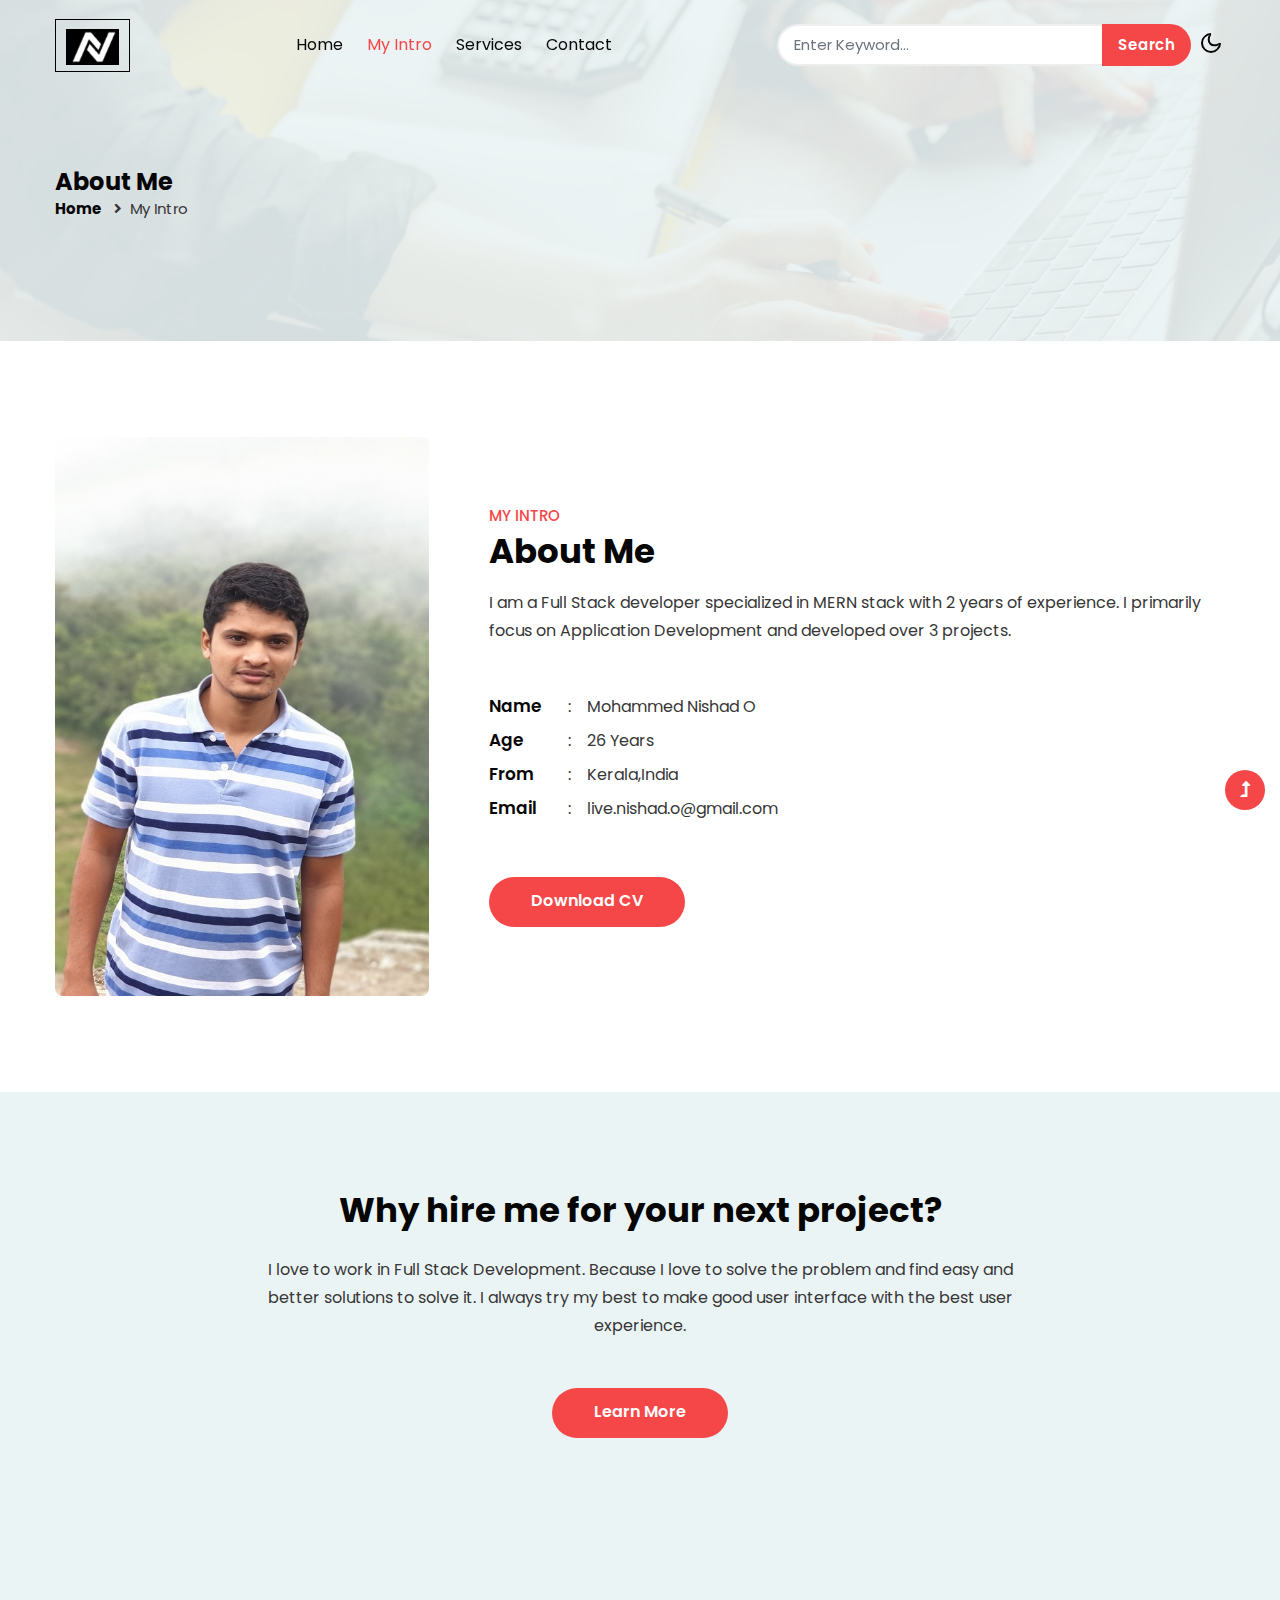
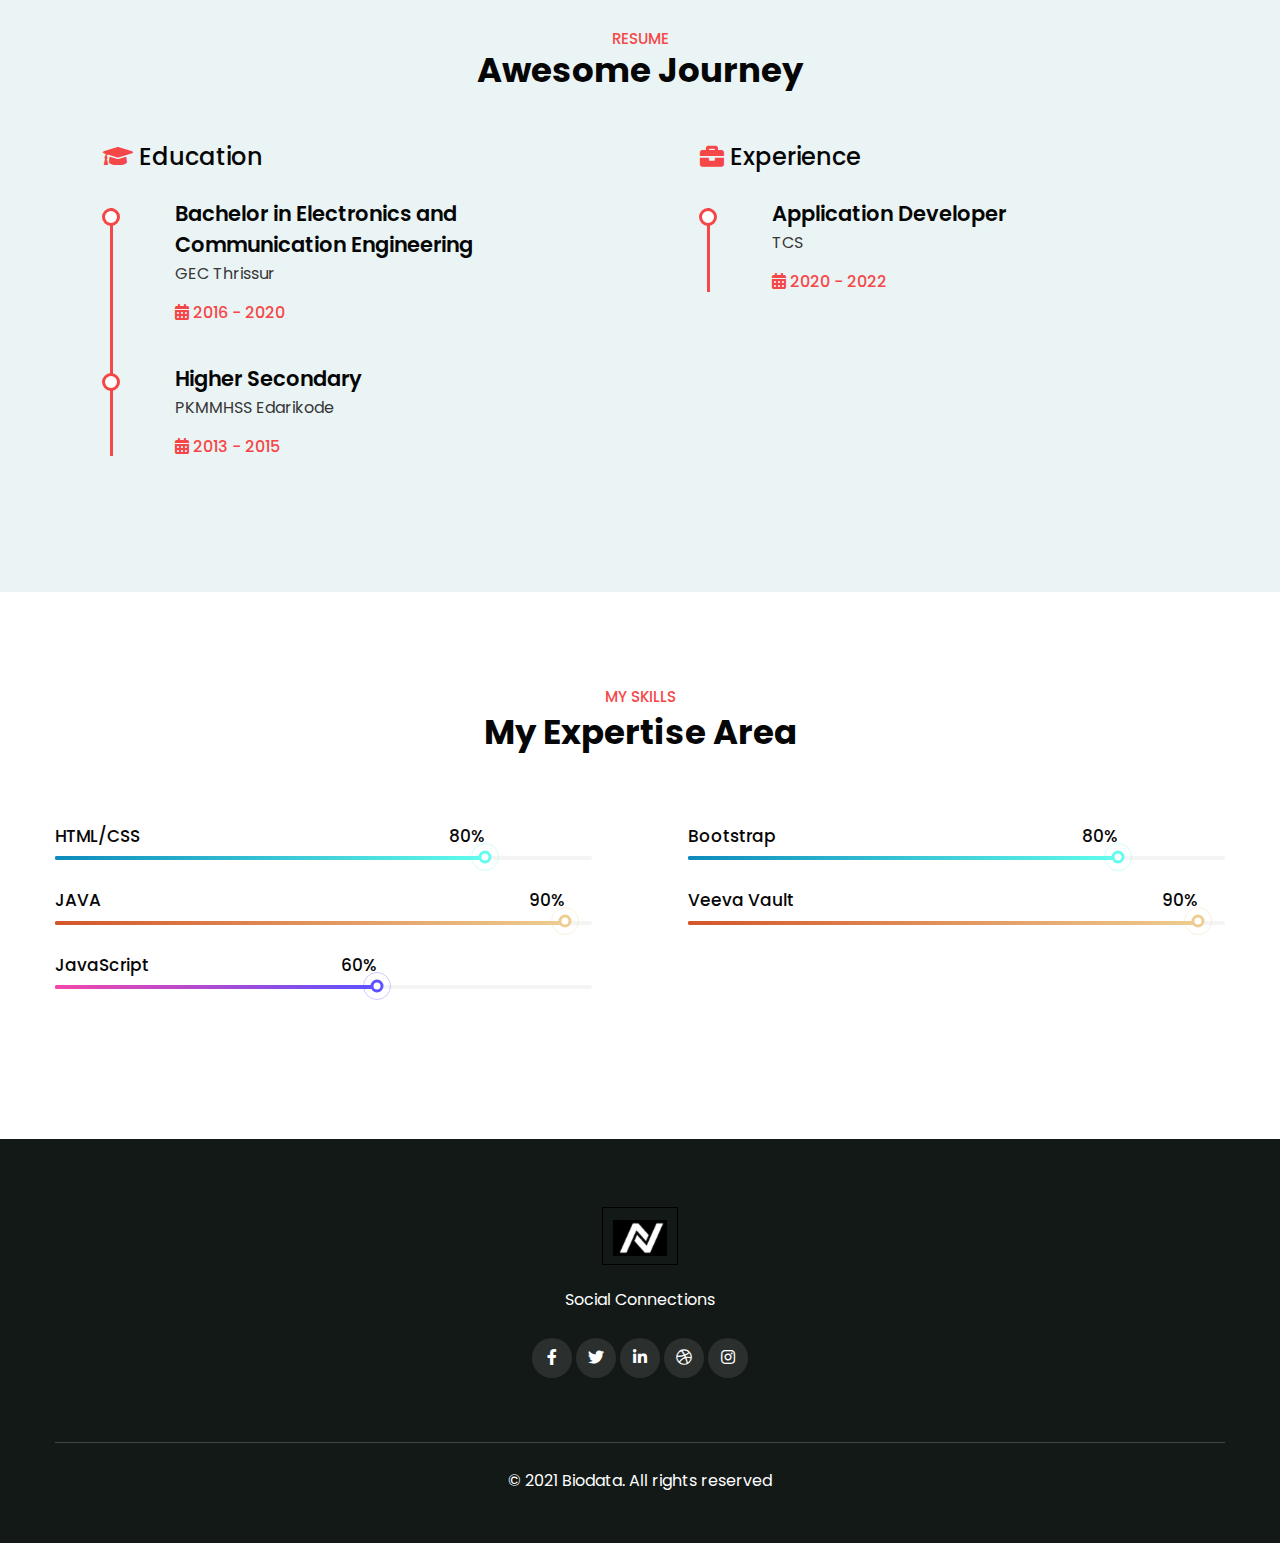
<file: about.html>
<!--
Author: W3layouts
Author URL: http://w3layouts.com
-->
<!doctype html>
<html lang="en">

<head>
    <!-- Required meta tags -->
    <meta charset="utf-8">
    <meta name="viewport" content="width=device-width, initial-scale=1">
    <title>Nishad-About</title>
    <link rel="icon" type="image/x-icon" href="assets/images/logo.png">
    <!-- google font -->
    <link href="//fonts.googleapis.com/css2?family=Poppins:wght@100;200;300;400;500;600;700;800;900&display=swap"
        rel="stylesheet">
    <!-- Template CSS Style link -->
    <link rel="stylesheet" href="assets/css/style-starter.css">
</head>

<body>
    <!-- header -->
    <header id="site-header" class="fixed-top">
        <div class="container">
            <nav class="navbar navbar-expand-lg navbar-light">
                <a class="navbar-brand" href="index.html">
                    <img src="assets/images/logo.png" height="36">
                </a>
                <button class="navbar-toggler collapsed" type="button" data-bs-toggle="collapse"
                    data-bs-target="#navbarScroll" aria-controls="navbarScroll" aria-expanded="false"
                    aria-label="Toggle navigation">
                    <span class="navbar-toggler-icon fa icon-expand fa-bars"></span>
                    <span class="navbar-toggler-icon fa icon-close fa-times"></span>
                </button>
                <div class="collapse navbar-collapse" id="navbarScroll">
                    <ul class="navbar-nav mx-auto my-2 my-lg-0 navbar-nav-scroll">
                        <li class="nav-item">
                            <a class="nav-link" aria-current="page" href="index.html">Home</a>
                        </li>
                        <li class="nav-item">
                            <a class="nav-link active" href="about.html">My Intro</a>
                        </li>
                        <li class="nav-item">
                            <a class="nav-link" href="services.html">Services</a>
                        </li>
                        <li class="nav-item">
                            <a class="nav-link" href="contact.html">Contact</a>
                        </li>
                    </ul>
                    <form action="#search" method="GET" class="d-flex search-header">
                        <input class="form-control" type="search" placeholder="Enter Keyword..." aria-label="Search"
                            required>
                        <button class="btn btn-style" type="submit">Search</button>
                    </form>
                </div>
                <!-- toggle switch for light and dark theme -->
                <div class="cont-ser-position">
                    <nav class="navigation">
                        <div class="theme-switch-wrapper">
                            <label class="theme-switch" for="checkbox">
                                <input type="checkbox" id="checkbox">
                                <div class="mode-container">
                                    <i class="gg-sun"></i>
                                    <i class="gg-moon"></i>
                                </div>
                            </label>
                        </div>
                    </nav>
                </div>
                <!-- //toggle switch for light and dark theme -->
            </nav>
        </div>
    </header>
    <!-- //header -->

    <!-- inner banner -->
    <section class="inner-banner py-5">
        <div class="w3l-breadcrumb py-lg-5">
            <div class="container pt-4 pb-sm-4">
                <h4 class="inner-text-title font-weight-bold pt-sm-5 pt-4">About Me</h4>
                <ul class="breadcrumbs-custom-path">
                    <li><a href="index.html">Home</a></li>
                    <li class="active"><i class="fas fa-angle-right mx-2"></i>My Intro</li>
                </ul>
            </div>
        </div>
    </section>
    <!-- //inner banner -->

    <!-- about section -->
    <section class="w3l-aboutblock1 py-5" id="about">
        <div class="container py-md-5 py-4">
            <div class="row align-items-center">
                <div class="col-lg-4">
                    <div class="position-relative">
                        <img src="assets/images/3.jpg" alt="" class="radius-image img-fluid">
                    </div>
                </div>
                <div class="col-lg-8 ps-lg-5 mt-lg-0 mt-5">
                    <h5 class="title-small mb-1">My Intro</h5>
                    <h3 class="title-style">About Me</h3>
                    <p class="mt-3">I am a Full Stack developer specialized in MERN stack with 2 years of experience.
                        I primarily focus on Application Development and developed over 3 projects.</p>
                    <div class="my-info mt-md-5 mt-4">
                        <ul class="single-info">
                            <li class="name-style">Name</li>
                            <li>:</li>
                            <li>
                                <p>Mohammed Nishad O</p>
                            </li>
                        </ul>
                        <ul class="single-info">
                            <li class="name-style">Age</li>
                            <li>:</li>
                            <li>
                                <p>26 Years</p>
                            </li>
                        </ul>
                        <ul class="single-info">
                            <li class="name-style">From</li>
                            <li>:</li>
                            <li>
                                <p>Kerala,India</p>
                            </li>
                        </ul>
                        <ul class="single-info">
                            <li class="name-style">Email</li>
                            <li>:</li>
                            <li>
                                <p><a href="mailto:live.nishad.o@gmail.com">live.nishad.o@gmail.com</a></p>
                            </li>
                        </ul>
                    </div>
                    <a href="assets/" download= "CV_Mohammed Nishad-1.pdf"class="btn btn-style mt-5">Download CV</a>
                </div>
            </div>
        </div>
    </section>
    <!-- //about section -->

    <!-- text with button -->
    <section class="w3l-timeline-1 text-center py-5">
        <div class="container py-lg-5 py-4">
            <div class="mx-auto" style="max-width:800px">
                <h3 class="title-style mb-4">Why hire me for your next project?</h3>
                <p>I love to work in Full Stack Development. Because I love to solve the
                    problem
                    and find easy and better solutions to solve it. I always try my best to make good user interface
                    with
                    the best user experience.</p>
                <a href="services.html" class="btn btn-style mt-5">Learn More</a>
            </div>
        </div>
    </section>
    <!-- //text with button -->

    <!-- about2 section -->
    <!-- <section class="w3l-about2 py-5">
        <div class="container py-lg-5 py-md-4 py-2">
            <div class="row align-items-center">
                <div class="col-lg-6 pe-lg-5">
                    <h5 class="title-small mb-1">Web Design</h5>
                    <h3 class="title-style">I Would Love to make your Ideas real</h3>
                    <div class="cwp23-text-cols mt-lg-5 mt-4">
                        <div class="column">
                            <span>1200+</span>
                            <h4>Happy Clients</h4>
                            <p>We help our clients increase profits by increasing their visibility online.</p>
                        </div>
                        <div class="column">
                            <span>13k+</span>
                            <h4>Completed projects </h4>
                            <p>We help our clients increase profits by increasing their visibility online. </p>
                        </div>

                    </div>
                </div>
                <div class="col-lg-6 cwp23-text align-self mt-lg-0 mt-5">
                    <img src="assets/images/blog5.jpg" alt="" class="radius-image img-fluid">
                </div>
            </div>
        </div>
    </section> -->
    <!-- //about2 section -->

    <!-- qualification section -->
    <section class="w3l-timeline-1 py-5">
        <div class="container py-lg-5 py-4">
            <div class="title-heading-w3 text-center mb-sm-5 mb-4">
                <h5 class="title-small">Resume</h5>
                <h3 class="title-style">Awesome Journey</h3>
            </div>
            <div class="row">
                <div class="col-lg-6">
                    <h5 class="sub-title-timeline"><i class="fas fa-graduation-cap"></i> Education</h5>
                    <div class="timeline">
                        <div class="column">
                            <div class="title">
                                <h2>Bachelor in Electronics and Communication Engineering</h2>
                            </div>
                            <div class="description">
                                <p>GEC Thrissur</p>
                                <h6><i class="fas fa-calendar-alt"></i> 2016 - 2020</h6>
                            </div>
                        </div>
                        <div class="column">
                            <div class="title">
                                <h2>Higher Secondary</h2>
                            </div>
                            <div class="description">
                                <p>PKMMHSS Edarikode</p>
                                <h6><i class="fas fa-calendar-alt"></i> 2013 - 2015</h6>
                            </div>
                        </div>
                        
                    </div>
                </div>

                <div class="col-lg-6 mt-lg-0 mt-4">
                    <h5 class="sub-title-timeline"><i class="fas fa-briefcase"></i> Experience</h5>
                    <div class="timeline">
                        <div class="column">
                            <div class="title">
                                <h2>Application Developer</h2>
                            </div>
                            <div class="description">
                                <p>TCS</p>
                                <h6><i class="fas fa-calendar-alt"></i> 2020 - 2022</h6>
                            </div>
                        </div>
                        
                    </div>
                </div>
            </div>
        </div>
    </section>
    <!-- //qualification section -->

    <!-- skills section -->
    <section class="w3l-progress py-5" id="progress">
        <div class="container py-md-5 py-4">
            <div class="title-heading-w3 text-center mb-sm-5 mb-4">
                <h5 class="title-small mb-1">My Skills</h5>
                <h3 class="title-style">My Expertise Area</h3>
            </div>
            <div class="row py-lg-4">
                <div class="col-lg-6 pe-lg-5">
                    <div class="progress-info info1">
                        <h6 class="progress-tittle">HTML/CSS <span class="">80%</span></h6>
                        <div class="progress">
                            <div class="progress-bar progress-bar-striped gradient-1" role="progressbar"
                                style="width: 80%" aria-valuenow="90" aria-valuemin="0" aria-valuemax="100">
                            </div>
                        </div>
                    </div>
                    <div class="progress-info info2">
                        <h6 class="progress-tittle">JAVA <span class="">90%</span>
                        </h6>
                        <div class="progress">
                            <div class="progress-bar progress-bar-striped gradient-2" role="progressbar"
                                style="width: 95%" aria-valuenow="95" aria-valuemin="0" aria-valuemax="100">
                            </div>
                        </div>
                    </div>
                    <div class="progress-info info3">
                        <h6 class="progress-tittle">JavaScript <span class="">60%</span></h6>
                        <div class="progress">
                            <div class="progress-bar progress-bar-striped gradient-3" role="progressbar"
                                style="width: 60%" aria-valuenow="95" aria-valuemin="0" aria-valuemax="100">
                            </div>
                        </div>
                    </div>
                    <!-- <div class="progress-info info4 mb-0">
                        <h6 class="progress-tittle">React JS <span class="">85%</span></h6>
                        <div class="progress">
                            <div class="progress-bar progress-bar-striped gradient-4" role="progressbar"
                                style="width: 85%" aria-valuenow="95" aria-valuemin="0" aria-valuemax="100">
                            </div>
                        </div>
                    </div> -->
                </div>
                <div class="col-lg-6 ps-lg-5 mt-lg-0 mt-5">
                    <div class="progress-info info1">
                        <h6 class="progress-tittle">Bootstrap <span class="">80%</span></h6>
                        <div class="progress">
                            <div class="progress-bar progress-bar-striped gradient-1" role="progressbar"
                                style="width: 80%" aria-valuenow="90" aria-valuemin="0" aria-valuemax="100">
                            </div>
                        </div>
                    </div>
                    <div class="progress-info info2">
                        <h6 class="progress-tittle">Veeva Vault <span class="">90%</span>
                        </h6>
                        <div class="progress">
                            <div class="progress-bar progress-bar-striped gradient-2" role="progressbar"
                                style="width: 95%" aria-valuenow="95" aria-valuemin="0" aria-valuemax="100">
                            </div>
                        </div>
                    </div>
                    <!-- <div class="progress-info info3">
                        <h6 class="progress-tittle">Graphic Design <span class="">60%</span></h6>
                        <div class="progress">
                            <div class="progress-bar progress-bar-striped gradient-3" role="progressbar"
                                style="width: 60%" aria-valuenow="95" aria-valuemin="0" aria-valuemax="100">
                            </div>
                        </div>
                    </div>
                    <div class="progress-info info4 mb-0">
                        <h6 class="progress-tittle">UI/UX Design <span class="">85%</span></h6>
                        <div class="progress">
                            <div class="progress-bar progress-bar-striped gradient-4" role="progressbar"
                                style="width: 85%" aria-valuenow="95" aria-valuemin="0" aria-valuemax="100">
                            </div>
                        </div>
                    </div> -->
                </div>
            </div>
        </div>
    </section>
    <!-- //skills section -->

    <!-- footer -->
    <footer class="footer-w3ls text-center py-5">
        <div class="container pt-4">
            <div class="mx-auto" style="max-width:600px;">
                <a href="index.html" class="footer-logo py-1">
                    <img src="assets/images/logo.png" height="36">
                </a>
                <p class="mt-4 text-white">Social Connections</p>
                <div class="social-icons-main mt-4 pb-3">
                    <ul class="social-icons3">
                        <li>
                            <a href="#facebook">
                                <i class="fab fa-facebook-f"></i>
                            </a>
                        </li>
                        <li>
                            <a href="#twitter">
                                <i class="fab fa-twitter"></i>
                            </a>
                        </li>
                        <li>
                            <a href="#linkedinin">
                                <i class="fab fa-linkedin-in"></i>
                            </a>
                        </li>
                        <li>
                            <a href="#dribbble">
                                <i class="fab fa-dribbble"></i>
                            </a>
                        </li>
                        <li>
                            <a href="#instagram">
                                <i class="fab fa-instagram"></i>
                            </a>
                        </li>
                    </ul>
                </div>
            </div>
            <!-- copyright -->
            <p class="copy-right-w3 text-white mt-5 pt-4">© 2021 Biodata. All rights reserved
              
            </p>
        </div>
    </footer>
    <!-- //footer -->

    <!-- Js scripts -->
    <!-- move top -->
    <button onclick="topFunction()" id="movetop" title="Go to top">
        <span class="fas fa-level-up-alt" aria-hidden="true"></span>
    </button>
    <script>
        // When the user scrolls down 20px from the top of the document, show the button
        window.onscroll = function () {
            scrollFunction()
        };

        function scrollFunction() {
            if (document.body.scrollTop > 20 || document.documentElement.scrollTop > 20) {
                document.getElementById("movetop").style.display = "block";
            } else {
                document.getElementById("movetop").style.display = "none";
            }
        }

        // When the user clicks on the button, scroll to the top of the document
        function topFunction() {
            document.body.scrollTop = 0;
            document.documentElement.scrollTop = 0;
        }
    </script>
    <!-- //move top -->

    <!-- common jquery plugin -->
    <script src="assets/js/jquery-3.3.1.min.js"></script>
    <!-- //common jquery plugin -->

    <!-- theme switch js (light and dark)-->
    <script src="assets/js/theme-change.js"></script>
    <!-- //theme switch js (light and dark)-->

    <!-- MENU-JS -->
    <script>
        $(window).on("scroll", function () {
            var scroll = $(window).scrollTop();

            if (scroll >= 80) {
                $("#site-header").addClass("nav-fixed");
            } else {
                $("#site-header").removeClass("nav-fixed");
            }
        });

        //Main navigation Active Class Add Remove
        $(".navbar-toggler").on("click", function () {
            $("header").toggleClass("active");
        });
        $(document).on("ready", function () {
            if ($(window).width() > 991) {
                $("header").removeClass("active");
            }
            $(window).on("resize", function () {
                if ($(window).width() > 991) {
                    $("header").removeClass("active");
                }
            });
        });
    </script>
    <!-- //MENU-JS -->

    <!-- disable body scroll which navbar is in active -->
    <script>
        $(function () {
            $('.navbar-toggler').click(function () {
                $('body').toggleClass('noscroll');
            })
        });
    </script>
    <!-- //disable body scroll which navbar is in active -->

    <!-- bootstrap -->
    <script src="assets/js/bootstrap.min.js"></script>
    <!-- //bootstrap -->
    <!-- //Js scripts -->
</body>

</html>
</file>
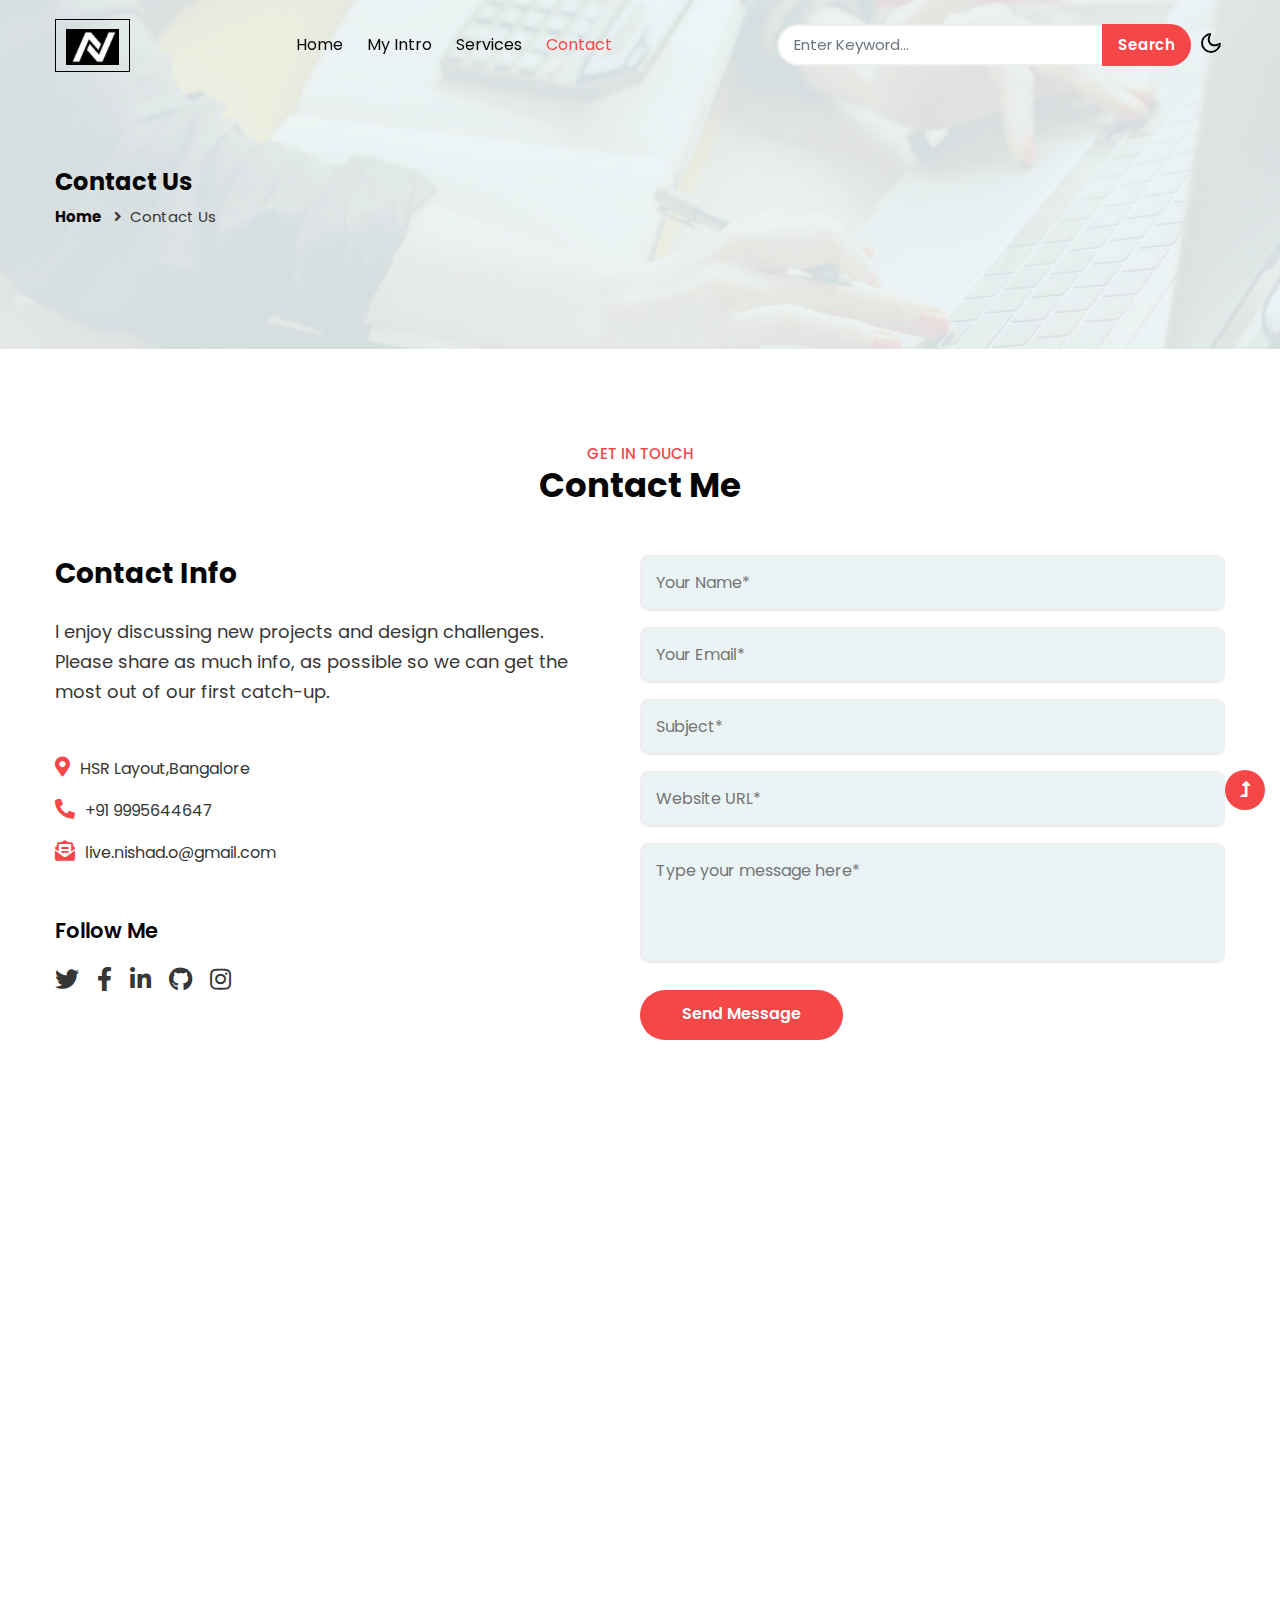
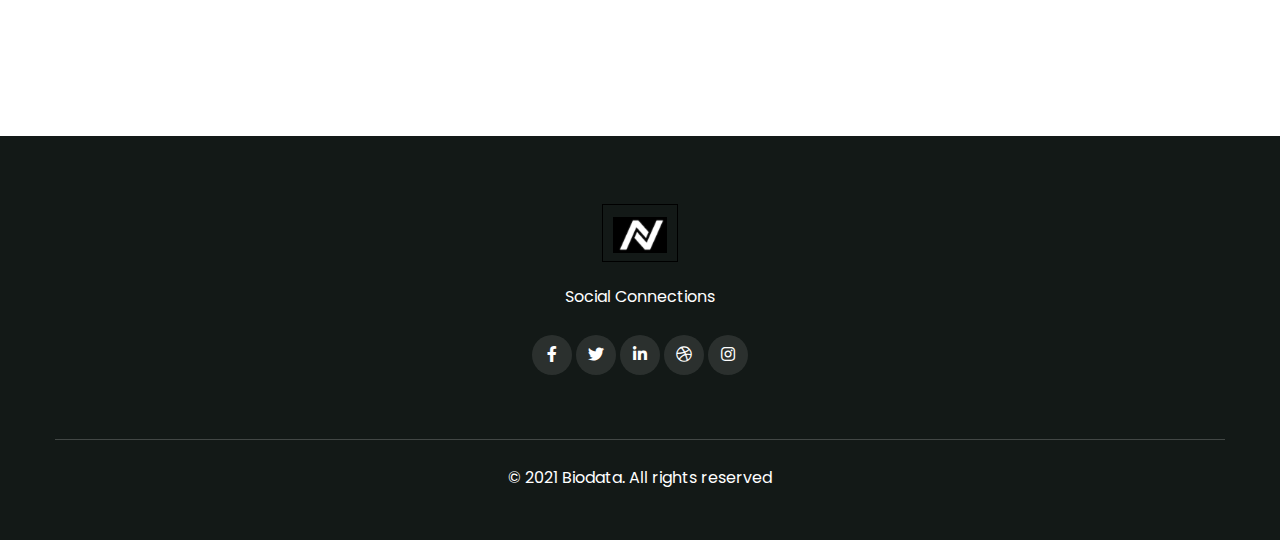
<file: contact.html>
<!--
Author: W3layouts
Author URL: http://w3layouts.com
-->
<!doctype html>
<html lang="en">

<head>
    <!-- Required meta tags -->
    <meta charset="utf-8">
    <meta name="viewport" content="width=device-width, initial-scale=1">
    <title>Nishad-Contact</title>
    <link rel="icon" type="image/x-icon" href="assets/images/logo.png">
    <!-- google font -->
    <link href="//fonts.googleapis.com/css2?family=Poppins:wght@100;200;300;400;500;600;700;800;900&display=swap"
        rel="stylesheet">
    <!-- Template CSS Style link -->
    <link rel="stylesheet" href="assets/css/style-starter.css">
</head>

<body>
    <!-- header -->
    <header id="site-header" class="fixed-top">
        <div class="container">
            <nav class="navbar navbar-expand-lg navbar-light">
                <a class="navbar-brand" href="index.html">
                    <img src="assets/images/logo.png" height="36">
                </a>
                <button class="navbar-toggler collapsed" type="button" data-bs-toggle="collapse"
                    data-bs-target="#navbarScroll" aria-controls="navbarScroll" aria-expanded="false"
                    aria-label="Toggle navigation">
                    <span class="navbar-toggler-icon fa icon-expand fa-bars"></span>
                    <span class="navbar-toggler-icon fa icon-close fa-times"></span>
                </button>
                <div class="collapse navbar-collapse" id="navbarScroll">
                    <ul class="navbar-nav mx-auto my-2 my-lg-0 navbar-nav-scroll">
                        <li class="nav-item">
                            <a class="nav-link" aria-current="page" href="index.html">Home</a>
                        </li>
                        <li class="nav-item">
                            <a class="nav-link" href="about.html">My Intro</a>
                        </li>
                        <li class="nav-item">
                            <a class="nav-link" href="services.html">Services</a>
                        </li>
                        <li class="nav-item">
                            <a class="nav-link active" href="contact.html">Contact</a>
                        </li>
                    </ul>
                    <form action="#search" method="GET" class="d-flex search-header">
                        <input class="form-control" type="search" placeholder="Enter Keyword..." aria-label="Search"
                            required>
                        <button class="btn btn-style" type="submit">Search</button>
                    </form>
                </div>
                <!-- toggle switch for light and dark theme -->
                <div class="cont-ser-position">
                    <nav class="navigation">
                        <div class="theme-switch-wrapper">
                            <label class="theme-switch" for="checkbox">
                                <input type="checkbox" id="checkbox">
                                <div class="mode-container">
                                    <i class="gg-sun"></i>
                                    <i class="gg-moon"></i>
                                </div>
                            </label>
                        </div>
                    </nav>
                </div>
                <!-- //toggle switch for light and dark theme -->
            </nav>
        </div>
    </header>
    <!-- //header -->

    <!-- inner banner -->
    <section class="inner-banner py-5">
        <div class="w3l-breadcrumb py-lg-5">
            <div class="container pt-4 pb-sm-4">
                <h4 class="inner-text-title pt-sm-5 pt-4">Contact Us</h4>
                <ul class="breadcrumbs-custom-path mt-2">
                    <li><a href="index.html">Home</a></li>
                    <li class="active"><i class="fas fa-angle-right mx-2"></i>Contact Us</li>
                </ul>
            </div>
        </div>
    </section>
    <!-- //inner banner -->

    <!-- contact -->
    <section class="w3l-contact py-5" id="contact">
        <div class="container py-lg-5 py-4">
            <div class="title-heading-w3 text-center mb-sm-5 mb-4">
                <h5 class="title-small">Get In Touch</h5>
                <h3 class="title-style">Contact Me</h3>
            </div>
            <div class="row contact-block">
                <div class="col-md-6 contact-left pe-lg-5">
                    <h3 class="mb-sm-4 mb-3">Contact Info</h3>
                    <p class="cont-para mb-sm-5 mb-4">I enjoy discussing new projects and design challenges. Please
                        share as
                        much info, as possible so
                        we can get the most out of our first catch-up.</p>
                    <div class="cont-details">
                        <p><i class="fas fa-map-marker-alt"></i>HSR Layout,Bangalore</p>
                        <p><i class="fas fa-phone-alt"></i><a href="tel:+1(21) 234 4567">+91 9995644647</a></p>
                        <p><i class="fas fa-envelope-open-text"></i><a href="mailto:live.nishad.o@gmail.com"
                                class="mail">live.nishad.o@gmail.com</a></p>
                    </div>
                    <h4 class="mb-3 mt-5">Follow Me</h4>
                    <ul class="social-icons-contact">
                        <li>
                            <a href="#twitter">
                                <i class="fab fa-twitter"></i>
                            </a>
                        </li>
                        <li>
                            <a href="#facebook">
                                <i class="fab fa-facebook-f"></i>
                            </a>
                        </li>
                        <li>
                            <a href="#linkedinin">
                                <i class="fab fa-linkedin-in"></i>
                            </a>
                        </li>
                        <li>
                            <a href="https://github.com/nishado">
                                <i class="fab fa-github"></i>
                            </a>
                        </li>
                        <li>
                            <a href="#instagram">
                                <i class="fab fa-instagram"></i>
                            </a>
                        </li>
                    </ul>
                </div>
                <div class="col-md-6 contact-right mt-md-0 mt-5 ps-lg-0">
                    <form action="https://sendmail.w3layouts.com/submitForm" method="post" class="signin-form">
                        <div class="input-grids">
                            <input type="text" name="w3lName" id="w3lName" placeholder="Your Name*"
                                class="contact-input" required="" />
                            <input type="email" name="w3lSender" id="w3lSender" placeholder="Your Email*"
                                class="contact-input" required="" />
                            <input type="text" name="w3lSubect" id="w3lSubect" placeholder="Subject*"
                                class="contact-input" required="" />
                            <input type="text" name="w3lWebsite" id="w3lWebsite" placeholder="Website URL*"
                                class="contact-input" required="" />
                        </div>
                        <div class="form-input">
                            <textarea name="w3lMessage" id="w3lMessage" placeholder="Type your message here*"
                                required=""></textarea>
                        </div>
                        <button class="btn btn-style">Send Message</button>
                    </form>
                </div>
            </div>
        </div>
    </section>
    <!-- map -->
    <div class="map-iframe">
        <iframe src="https://www.google.com/maps/embed?pb=!1m18!1m12!1m3!1d31111.6842324243!2d77.6458227!3d12.910258449999999!2m3!1f0!2f0!3f0!3m2!1i1024!2i768!4f13.1!3m3!1m2!1s0x3bae1491bfdc6ecd%3A0xf232718439fbc879!2sHSR%20Layout%2C%20Bengaluru%2C%20Karnataka!5e0!3m2!1sen!2sin!4v1670216287145!5m2!1sen!2sin" width="800" height="600" style="border:0;" allowfullscreen="" loading="lazy" referrerpolicy="no-referrer-when-downgrade"></iframe>
    </div>
    <!-- //contact -->

    <!-- footer -->
    <footer class="footer-w3ls text-center py-5">
        <div class="container pt-4">
            <div class="mx-auto" style="max-width:600px;">
                <a href="index.html" class="footer-logo py-1">
                    <img src="assets/images/logo.png" height="36">
                </a>
                <p class="mt-4 text-white">Social Connections</p>
                <div class="social-icons-main mt-4 pb-3">
                    <ul class="social-icons3">
                        <li>
                            <a href="#facebook">
                                <i class="fab fa-facebook-f"></i>
                            </a>
                        </li>
                        <li>
                            <a href="#twitter">
                                <i class="fab fa-twitter"></i>
                            </a>
                        </li>
                        <li>
                            <a href="#linkedinin">
                                <i class="fab fa-linkedin-in"></i>
                            </a>
                        </li>
                        <li>
                            <a href="#dribbble">
                                <i class="fab fa-dribbble"></i>
                            </a>
                        </li>
                        <li>
                            <a href="#instagram">
                                <i class="fab fa-instagram"></i>
                            </a>
                        </li>
                    </ul>
                </div>
            </div>
            <!-- copyright -->
            <p class="copy-right-w3 text-white mt-5 pt-4">© 2021 Biodata. All rights reserved
              
            </p>
        </div>
    </footer>
    <!-- //footer -->

    <!-- Js scripts -->
    <!-- move top -->
    <button onclick="topFunction()" id="movetop" title="Go to top">
        <span class="fas fa-level-up-alt" aria-hidden="true"></span>
    </button>
    <script>
        // When the user scrolls down 20px from the top of the document, show the button
        window.onscroll = function () {
            scrollFunction()
        };

        function scrollFunction() {
            if (document.body.scrollTop > 20 || document.documentElement.scrollTop > 20) {
                document.getElementById("movetop").style.display = "block";
            } else {
                document.getElementById("movetop").style.display = "none";
            }
        }

        // When the user clicks on the button, scroll to the top of the document
        function topFunction() {
            document.body.scrollTop = 0;
            document.documentElement.scrollTop = 0;
        }
    </script>
    <!-- //move top -->

    <!-- common jquery plugin -->
    <script src="assets/js/jquery-3.3.1.min.js"></script>
    <!-- //common jquery plugin -->

    <!-- theme switch js (light and dark)-->
    <script src="assets/js/theme-change.js"></script>
    <!-- //theme switch js (light and dark)-->

    <!-- MENU-JS -->
    <script>
        $(window).on("scroll", function () {
            var scroll = $(window).scrollTop();

            if (scroll >= 80) {
                $("#site-header").addClass("nav-fixed");
            } else {
                $("#site-header").removeClass("nav-fixed");
            }
        });

        //Main navigation Active Class Add Remove
        $(".navbar-toggler").on("click", function () {
            $("header").toggleClass("active");
        });
        $(document).on("ready", function () {
            if ($(window).width() > 991) {
                $("header").removeClass("active");
            }
            $(window).on("resize", function () {
                if ($(window).width() > 991) {
                    $("header").removeClass("active");
                }
            });
        });
    </script>
    <!-- //MENU-JS -->

    <!-- disable body scroll which navbar is in active -->
    <script>
        $(function () {
            $('.navbar-toggler').click(function () {
                $('body').toggleClass('noscroll');
            })
        });
    </script>
    <!-- //disable body scroll which navbar is in active -->

    <!-- bootstrap -->
    <script src="assets/js/bootstrap.min.js"></script>
    <!-- //bootstrap -->
    <!-- //Js scripts -->
</body>

</html>
</file>
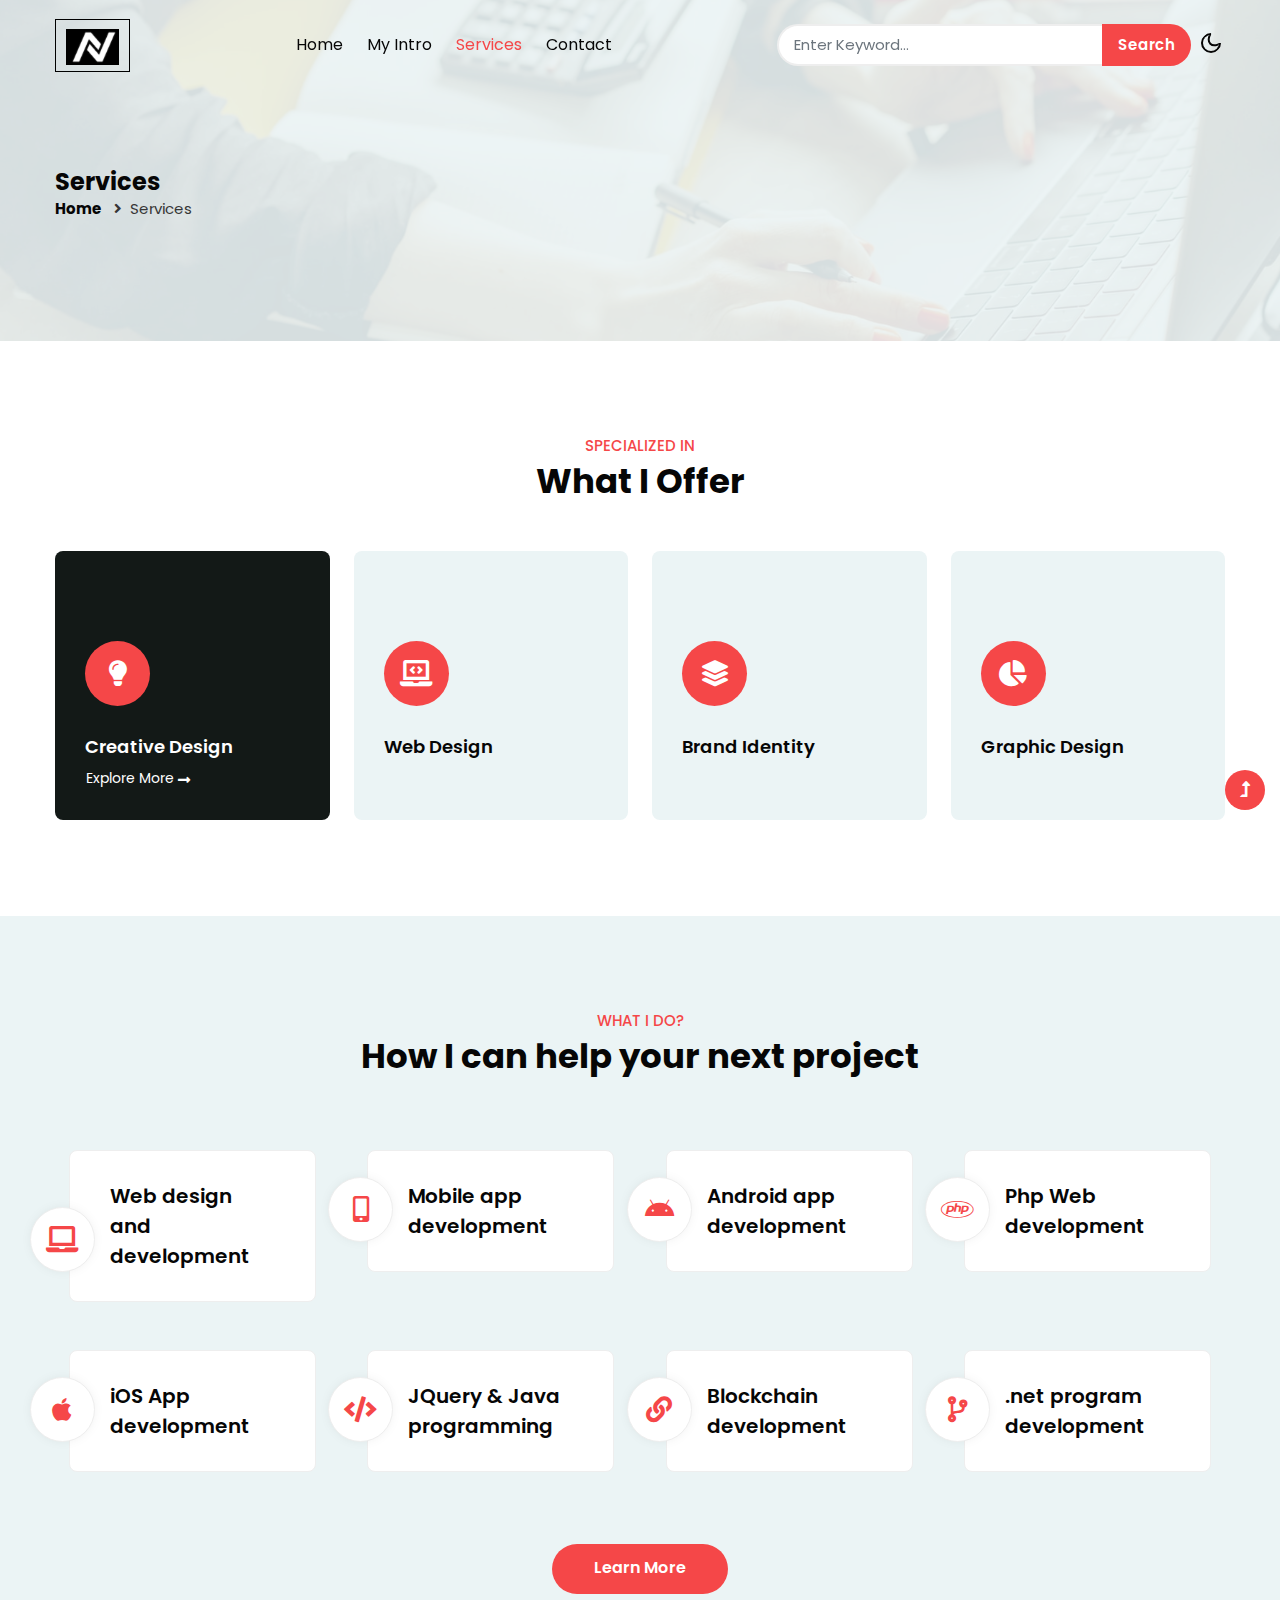
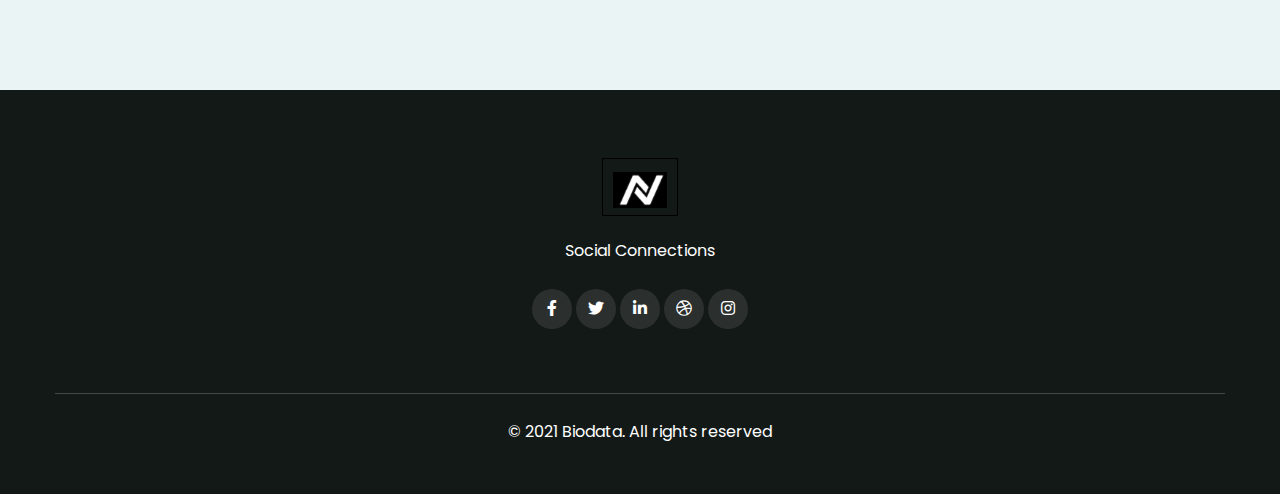
<file: services.html>
<!--
Author: W3layouts
Author URL: http://w3layouts.com
-->
<!doctype html>
<html lang="en">

<head>
    <!-- Required meta tags -->
    <meta charset="utf-8">
    <meta name="viewport" content="width=device-width, initial-scale=1">
    <title>Nishad-Services</title>
    <link rel="icon" type="image/x-icon" href="assets/images/logo.png">
    <!-- google font -->
    <link href="//fonts.googleapis.com/css2?family=Poppins:wght@100;200;300;400;500;600;700;800;900&display=swap"
        rel="stylesheet">
    <!-- Template CSS Style link -->
    <link rel="stylesheet" href="assets/css/style-starter.css">
</head>

<body>
    <!-- header -->
    <header id="site-header" class="fixed-top">
        <div class="container">
            <nav class="navbar navbar-expand-lg navbar-light">
                <a class="navbar-brand" href="index.html">
                    <img src="assets/images/logo.png" height="36">
                </a>
                <button class="navbar-toggler collapsed" type="button" data-bs-toggle="collapse"
                    data-bs-target="#navbarScroll" aria-controls="navbarScroll" aria-expanded="false"
                    aria-label="Toggle navigation">
                    <span class="navbar-toggler-icon fa icon-expand fa-bars"></span>
                    <span class="navbar-toggler-icon fa icon-close fa-times"></span>
                </button>
                <div class="collapse navbar-collapse" id="navbarScroll">
                    <ul class="navbar-nav mx-auto my-2 my-lg-0 navbar-nav-scroll">
                        <li class="nav-item">
                            <a class="nav-link" aria-current="page" href="index.html">Home</a>
                        </li>
                        <li class="nav-item">
                            <a class="nav-link" href="about.html">My Intro</a>
                        </li>
                        <li class="nav-item">
                            <a class="nav-link active" href="services.html">Services</a>
                        </li>
                        <li class="nav-item">
                            <a class="nav-link" href="contact.html">Contact</a>
                        </li>
                    </ul>
                    <form action="#search" method="GET" class="d-flex search-header">
                        <input class="form-control" type="search" placeholder="Enter Keyword..." aria-label="Search"
                            required>
                        <button class="btn btn-style" type="submit">Search</button>
                    </form>
                </div>
                <!-- toggle switch for light and dark theme -->
                <div class="cont-ser-position">
                    <nav class="navigation">
                        <div class="theme-switch-wrapper">
                            <label class="theme-switch" for="checkbox">
                                <input type="checkbox" id="checkbox">
                                <div class="mode-container">
                                    <i class="gg-sun"></i>
                                    <i class="gg-moon"></i>
                                </div>
                            </label>
                        </div>
                    </nav>
                </div>
                <!-- //toggle switch for light and dark theme -->
            </nav>
        </div>
    </header>
    <!-- //header -->

    <!-- inner banner -->
    <section class="inner-banner py-5">
        <div class="w3l-breadcrumb py-lg-5">
            <div class="container pt-4 pb-sm-4">
                <h4 class="inner-text-title font-weight-bold pt-sm-5 pt-4">Services</h4>
                <ul class="breadcrumbs-custom-path">
                    <li><a href="index.html">Home</a></li>
                    <li class="active"><i class="fas fa-angle-right mx-2"></i>Services</li>
                </ul>
            </div>
        </div>
    </section>
    <!-- //inner banner -->

    <!-- grids section -->
    <section class="w3l-bottom-grids-6 py-5" id="features">
        <div class="container py-md-5 py-4">
            <div class="title-heading-w3 text-center mb-sm-5 mb-4">
                <h5 class="title-small mb-1">specialized In</h5>
                <h3 class="title-style">What I Offer</h3>
            </div>
            <div class="row">
                <div class="col-lg-3 col-md-6 grids-feature">
                    <div class="area-box active">
                        <div class="icon-style">
                            <i class="fas fa-lightbulb"></i>
                        </div>
                        <h4><a href="#feature" class="title-head">Creative Design</a></h4>
                        <a href="about.html" class="btn more p-0">Explore More<i
                                class="fas fa-long-arrow-alt-right ms-1"></i></a>
                    </div>
                </div>
                <div class="col-lg-3 col-md-6 grids-feature mt-md-0 mt-4">
                    <div class="area-box">
                        <div class="icon-style">
                            <i class="fas fa-laptop-code"></i>
                        </div>
                        <h4><a href="#feature" class="title-head">Web Design</a></h4>
                        <a href="about.html" class="btn more p-0">Explore More<i
                                class="fas fa-long-arrow-alt-right ms-1"></i></a>
                    </div>
                </div>
                <div class="col-lg-3 col-md-6 grids-feature mt-lg-0 mt-4">
                    <div class="area-box">
                        <div class="icon-style">
                            <i class="fas fa-layer-group"></i>
                        </div>
                        <h4><a href="#feature" class="title-head">Brand Identity</a></h4>
                        <a href="about.html" class="btn more p-0">Explore More<i
                                class="fas fa-long-arrow-alt-right ms-1"></i></a>
                    </div>
                </div>
                <div class="col-lg-3 col-md-6 grids-feature mt-lg-0 mt-4">
                    <div class="area-box">
                        <div class="icon-style">
                            <i class="fas fa-chart-pie"></i>
                        </div>
                        <h4><a href="#feature" class="title-head">Graphic Design</a></h4>
                        <a href="about.html" class="btn more p-0">Explore More<i
                                class="fas fa-long-arrow-alt-right ms-1"></i></a>
                    </div>
                </div>
            </div>
        </div>
    </section>
    <!-- //grids section -->

    <!-- service section -->
    <section class="w3l-servicesblock1 py-5" id="services">
        <div class="container py-md-5 py-4">
            <div class="title-heading-w3 text-center mb-sm-5 mb-4">
                <h5 class="title-small mb-1">What i do?</h5>
                <h3 class="title-style">How I can help your next project</h3>
            </div>
            <div class="w3-services-grids py-lg-4">
                <div class="fea-gd-vv row">
                    <div class="col-lg-3 col-md-6">
                        <div class="feature-gd icon-yellow">
                            <div class="icon">
                                <i class="fas fa-laptop"></i>
                            </div>
                            <div class="icon-info">
                                <a href="#url">Web design<br> and development </a>
                            </div>
                        </div>
                    </div>
                    <div class="col-lg-3 col-md-6 mt-md-0 mt-4">
                        <div class="feature-gd icon-vilot">
                            <div class="icon">
                                <i class="fas fa-mobile-alt"></i>
                            </div>
                            <div class="icon-info">
                                <a href="#url">Mobile app<br> development</a>
                            </div>
                        </div>
                    </div>
                    <div class="col-lg-3 col-md-6 mt-lg-0 mt-md-5 mt-4">
                        <div class="feature-gd icon-blue">
                            <div class="icon">
                                <i class="fab fa-android"></i>
                            </div>
                            <div class="icon-info">
                                <a href="#url">Android app<br> development</a>
                            </div>
                        </div>
                    </div>
                    <div class="col-lg-3 col-md-6 mt-lg-0 mt-md-5 mt-4">
                        <div class="feature-gd icon-red">
                            <div class="icon">
                                <i class="fab fa-php"></i>
                            </div>
                            <div class="icon-info">
                                <a href="#url">Php Web<br> development</a>
                            </div>
                        </div>
                    </div>
                    <div class="col-lg-3 col-md-6 mt-md-5 mt-4">
                        <div class="feature-gd icon-light-green">
                            <div class="icon">
                                <i class="fab fa-apple"></i>
                            </div>
                            <div class="icon-info">
                                <a href="#url">iOS App<br> development </a>
                            </div>
                        </div>
                    </div>
                    <div class="col-lg-3 col-md-6 mt-md-5 mt-4">
                        <div class="feature-gd icon-light-blue">
                            <div class="icon">
                                <i class="fas fa-code"></i>
                            </div>
                            <div class="icon-info">
                                <a href="#url">JQuery & Java<br> programming</a>
                            </div>
                        </div>
                    </div>
                    <div class="col-lg-3 col-md-6 mt-md-5 mt-4">
                        <div class="feature-gd icon-dark-green">
                            <div class="icon">
                                <i class="fas fa-link"></i>
                            </div>
                            <div class="icon-info">
                                <a href="#url">Blockchain<br> development</a>
                            </div>
                        </div>
                    </div>
                    <div class="col-lg-3 col-md-6 mt-md-5 mt-4">
                        <div class="feature-gd icon-pink">
                            <div class="icon">
                                <i class="fas fa-code-branch"></i>
                            </div>
                            <div class="icon-info">
                                <a href="#url">.net program<br> development</a>
                            </div>
                        </div>
                    </div>
                </div>
            </div>
            <div class="text-center mt-5">
                <a href="services.html" class="btn btn-style">Learn More</a>
            </div>
        </div>
    </section>
    <!-- //service section -->

    <!-- pricing section -->
    <!-- <section class="w3l-pricing py-5">
        <div class="container py-md-5 py-4">
            <div class="title-heading-w3 text-center mb-sm-5 mb-4">
                <h5 class="title-small mb-1">Get Started</h5>
                <h3 class="title-style">The Best Pricing Plans</h3>
            </div>
            <div class="row t-in justify-content-center">
                <div class="col-lg-4 col-md-6 price-main-info">
                    <div class="price-inner card box-shadow">

                        <div class="card-body">
                            <h4 class="text-uppercase text-center mb-3">Basic Plan</h4>
                            <h5 class="card-title pricing-card-title">
                                Free
                            </h5>
                            <ul class="list-unstyled mt-3 mb-4">
                                <li> <span class="fa fa-check"></span> Ui Design</li>
                                <li> <span class="fa fa-check"></span> Web Development</li>
                                <li class="disable"> <span class="fa fa-check"></span> Logo design</li>
                                <li class="disable"> <span class="fa fa-check"></span> SEO optimization</li>
                                <li class="disable"> <span class="fa fa-check"></span> Wordpress integration</li>
                            </ul>
                            <div class="read-more mt-4 pt-lg-2 text-center">
                                <a href="contact.html" class="btn btn-style"> Order Now</a>
                            </div>
                        </div>
                    </div>
                </div>
                <div class="col-lg-4 col-md-6 price-main-info mt-md-0 mt-4">
                    <div class="price-inner card box-shadow active">

                        <div class="card-body">
                            <label class="price-label">Recommended</label>
                            <h4 class="text-uppercase text-center mb-3">Pro Plan</h4>
                            <h5 class="card-title pricing-card-title">
                                <span class="align-top">$</span>59

                            </h5>
                            <ul class="list-unstyled mt-3 mb-4">
                                <li> <span class="fa fa-check"></span> Ui Design</li>
                                <li> <span class="fa fa-check"></span> Web Development</li>
                                <li> <span class="fa fa-check"></span> Logo design</li>
                                <li class="disable"> <span class="fa fa-check"></span> SEO optimization</li>
                                <li class="disable"> <span class="fa fa-check"></span> Wordpress integration</li>
                            </ul>
                            <div class="read-more mt-4 pt-lg-2 text-center">
                                <a href="contact.html" class="btn btn-style"> Order Now</a>
                            </div>
                        </div>
                    </div>
                </div>
                <div class="col-lg-4 col-md-6 price-main-info mt-lg-0 mt-4">
                    <div class="price-inner card box-shadow">

                        <div class="card-body">
                            <h4 class="text-uppercase text-center mb-3">Premium Plan</h4>
                            <h5 class="card-title pricing-card-title">
                                <span class="align-top">$</span>99
                            </h5>
                            <ul class="list-unstyled mt-3 mb-4">
                                <li> <span class="fa fa-check"></span> Ui Design</li>
                                <li> <span class="fa fa-check"></span> Web Development</li>
                                <li> <span class="fa fa-check"></span> Logo design</li>
                                <li> <span class="fa fa-check"></span> SEO optimization</li>
                                <li> <span class="fa fa-check"></span> Wordpress integration</li>
                            </ul>
                            <div class="read-more mt-4 pt-lg-2 text-center">
                                <a href="contact.html" class="btn btn-style"> Order Now</a>
                            </div>
                        </div>
                    </div>
                </div>
            </div>
        </div>
    </section> -->
    <!-- //pricing section -->

    <!-- footer -->
    <footer class="footer-w3ls text-center py-5">
        <div class="container pt-4">
            <div class="mx-auto" style="max-width:600px;">
                <a href="index.html" class="footer-logo py-1">
                    <img src="assets/images/logo.png" height="36">
                </a>
                <p class="mt-4 text-white">Social Connections</p>
                <div class="social-icons-main mt-4 pb-3">
                    <ul class="social-icons3">
                        <li>
                            <a href="#facebook">
                                <i class="fab fa-facebook-f"></i>
                            </a>
                        </li>
                        <li>
                            <a href="#twitter">
                                <i class="fab fa-twitter"></i>
                            </a>
                        </li>
                        <li>
                            <a href="#linkedinin">
                                <i class="fab fa-linkedin-in"></i>
                            </a>
                        </li>
                        <li>
                            <a href="#dribbble">
                                <i class="fab fa-dribbble"></i>
                            </a>
                        </li>
                        <li>
                            <a href="#instagram">
                                <i class="fab fa-instagram"></i>
                            </a>
                        </li>
                    </ul>
                </div>
            </div>
            <!-- copyright -->
            <p class="copy-right-w3 text-white mt-5 pt-4">© 2021 Biodata. All rights reserved
              
            </p>
        </div>
    </footer>
    <!-- //footer -->

    <!-- Js scripts -->
    <!-- move top -->
    <button onclick="topFunction()" id="movetop" title="Go to top">
        <span class="fas fa-level-up-alt" aria-hidden="true"></span>
    </button>
    <script>
        // When the user scrolls down 20px from the top of the document, show the button
        window.onscroll = function () {
            scrollFunction()
        };

        function scrollFunction() {
            if (document.body.scrollTop > 20 || document.documentElement.scrollTop > 20) {
                document.getElementById("movetop").style.display = "block";
            } else {
                document.getElementById("movetop").style.display = "none";
            }
        }

        // When the user clicks on the button, scroll to the top of the document
        function topFunction() {
            document.body.scrollTop = 0;
            document.documentElement.scrollTop = 0;
        }
    </script>
    <!-- //move top -->

    <!-- common jquery plugin -->
    <script src="assets/js/jquery-3.3.1.min.js"></script>
    <!-- //common jquery plugin -->

    <!-- theme switch js (light and dark)-->
    <script src="assets/js/theme-change.js"></script>
    <!-- //theme switch js (light and dark)-->

    <!-- MENU-JS -->
    <script>
        $(window).on("scroll", function () {
            var scroll = $(window).scrollTop();

            if (scroll >= 80) {
                $("#site-header").addClass("nav-fixed");
            } else {
                $("#site-header").removeClass("nav-fixed");
            }
        });

        //Main navigation Active Class Add Remove
        $(".navbar-toggler").on("click", function () {
            $("header").toggleClass("active");
        });
        $(document).on("ready", function () {
            if ($(window).width() > 991) {
                $("header").removeClass("active");
            }
            $(window).on("resize", function () {
                if ($(window).width() > 991) {
                    $("header").removeClass("active");
                }
            });
        });
    </script>
    <!-- //MENU-JS -->

    <!-- disable body scroll which navbar is in active -->
    <script>
        $(function () {
            $('.navbar-toggler').click(function () {
                $('body').toggleClass('noscroll');
            })
        });
    </script>
    <!-- //disable body scroll which navbar is in active -->

    <!-- bootstrap -->
    <script src="assets/js/bootstrap.min.js"></script>
    <!-- //bootstrap -->
    <!-- //Js scripts -->
</body>

</html>
</file>
<file: assets/css/style-starter.css>
@charset "UTF-8";

/*--
Author: W3layouts
Author URL: http://w3layouts.com
--*/
/*!
 * Bootstrap v5.0.1 (https://getbootstrap.com/)
 * Copyright 2011-2021 The Bootstrap Authors
 * Copyright 2011-2021 Twitter, Inc.
 * Licensed under MIT (https://github.com/twbs/bootstrap/blob/main/LICENSE)
 */
:root {
  --bs-blue: #0d6efd;
  --bs-indigo: #6610f2;
  --bs-purple: #6f42c1;
  --bs-pink: #d63384;
  --bs-red: #dc3545;
  --bs-orange: #fd7e14;
  --bs-yellow: #ffc107;
  --bs-green: #198754;
  --bs-teal: #20c997;
  --bs-cyan: #0dcaf0;
  --bs-white: #fff;
  --bs-gray: #6c757d;
  --bs-gray-dark: #343a40;
  --bs-primary: #0d6efd;
  --bs-secondary: #6c757d;
  --bs-success: #198754;
  --bs-info: #0dcaf0;
  --bs-warning: #ffc107;
  --bs-danger: #dc3545;
  --bs-light: #f8f9fa;
  --bs-dark: #212529;
  --bs-font-sans-serif: system-ui, -apple-system, "Segoe UI", Roboto, "Helvetica Neue", Arial, "Noto Sans", "Liberation Sans", sans-serif, "Apple Color Emoji", "Segoe UI Emoji", "Segoe UI Symbol", "Noto Color Emoji";
  --bs-font-monospace: SFMono-Regular, Menlo, Monaco, Consolas, "Liberation Mono", "Courier New", monospace;
  --bs-gradient: linear-gradient(180deg, rgba(255, 255, 255, 0.15), rgba(255, 255, 255, 0));
}

*,
*::before,
*::after {
  box-sizing: border-box;
}

@media (prefers-reduced-motion: no-preference) {
  :root {
    scroll-behavior: smooth;
  }
}

body {
  margin: 0;
  font-family: var(--bs-font-sans-serif);
  font-size: 1rem;
  font-weight: 400;
  line-height: 1.5;
  color: #212529;
  background-color: #fff;
  -webkit-text-size-adjust: 100%;
  -webkit-tap-highlight-color: rgba(0, 0, 0, 0);
}

hr {
  margin: 1rem 0;
  color: inherit;
  background-color: currentColor;
  border: 0;
  opacity: 0.25;
}

hr:not([size]) {
  height: 1px;
}

h6,
.h6,
h5,
.h5,
h4,
.h4,
h3,
.h3,
h2,
.h2,
h1,
.h1 {
  margin-top: 0;
  margin-bottom: 0.5rem;
  font-weight: 500;
  line-height: 1.2;
}

h1,
.h1 {
  font-size: calc(1.375rem + 1.5vw);
}

@media (min-width: 1200px) {

  h1,
  .h1 {
    font-size: 2.5rem;
  }
}

h2,
.h2 {
  font-size: calc(1.325rem + 0.9vw);
}

@media (min-width: 1200px) {

  h2,
  .h2 {
    font-size: 2rem;
  }
}

h3,
.h3 {
  font-size: calc(1.3rem + 0.6vw);
}

@media (min-width: 1200px) {

  h3,
  .h3 {
    font-size: 1.75rem;
  }
}

h4,
.h4 {
  font-size: calc(1.275rem + 0.3vw);
}

@media (min-width: 1200px) {

  h4,
  .h4 {
    font-size: 1.5rem;
  }
}

h5,
.h5 {
  font-size: 1.25rem;
}

h6,
.h6 {
  font-size: 1rem;
}

p {
  margin-top: 0;
  margin-bottom: 1rem;
}

abbr[title],
abbr[data-bs-original-title] {
  -webkit-text-decoration: underline dotted;
  text-decoration: underline dotted;
  cursor: help;
  -webkit-text-decoration-skip-ink: none;
  text-decoration-skip-ink: none;
}

address {
  margin-bottom: 1rem;
  font-style: normal;
  line-height: inherit;
}

ol,
ul {
  padding-left: 2rem;
}

ol,
ul,
dl {
  margin-top: 0;
  margin-bottom: 1rem;
}

ol ol,
ul ul,
ol ul,
ul ol {
  margin-bottom: 0;
}

dt {
  font-weight: 700;
}

dd {
  margin-bottom: 0.5rem;
  margin-left: 0;
}

blockquote {
  margin: 0 0 1rem;
}

b,
strong {
  font-weight: bolder;
}

small,
.small {
  font-size: 0.875em;
}

mark,
.mark {
  padding: 0.2em;
  background-color: #fcf8e3;
}

sub,
sup {
  position: relative;
  font-size: 0.75em;
  line-height: 0;
  vertical-align: baseline;
}

sub {
  bottom: -0.25em;
}

sup {
  top: -0.5em;
}

a {
  color: #0d6efd;
  text-decoration: underline;
}

a:hover {
  color: #0a58ca;
}

a:not([href]):not([class]),
a:not([href]):not([class]):hover {
  color: inherit;
  text-decoration: none;
}

pre,
code,
kbd,
samp {
  font-family: var(--bs-font-monospace);
  font-size: 1em;
  direction: ltr
    /* rtl:ignore */
  ;
  unicode-bidi: bidi-override;
}

pre {
  display: block;
  margin-top: 0;
  margin-bottom: 1rem;
  overflow: auto;
  font-size: 0.875em;
}

pre code {
  font-size: inherit;
  color: inherit;
  word-break: normal;
}

code {
  font-size: 0.875em;
  color: #d63384;
  word-wrap: break-word;
}

a>code {
  color: inherit;
}

kbd {
  padding: 0.2rem 0.4rem;
  font-size: 0.875em;
  color: #fff;
  background-color: #212529;
  border-radius: 0.2rem;
}

kbd kbd {
  padding: 0;
  font-size: 1em;
  font-weight: 700;
}

figure {
  margin: 0 0 1rem;
}

img,
svg {
  vertical-align: middle;
}

table {
  caption-side: bottom;
  border-collapse: collapse;
}

caption {
  padding-top: 0.5rem;
  padding-bottom: 0.5rem;
  color: #6c757d;
  text-align: left;
}

th {
  text-align: inherit;
  text-align: -webkit-match-parent;
}

thead,
tbody,
tfoot,
tr,
td,
th {
  border-color: inherit;
  border-style: solid;
  border-width: 0;
}

label {
  display: inline-block;
}

button {
  border-radius: 0;
}

button:focus:not(:focus-visible) {
  outline: 0;
}

input,
button,
select,
optgroup,
textarea {
  margin: 0;
  font-family: inherit;
  font-size: inherit;
  line-height: inherit;
}

button,
select {
  text-transform: none;
}

[role=button] {
  cursor: pointer;
}

select {
  word-wrap: normal;
}

select:disabled {
  opacity: 1;
}

[list]::-webkit-calendar-picker-indicator {
  display: none;
}

button,
[type=button],
[type=reset],
[type=submit] {
  -webkit-appearance: button;
}

button:not(:disabled),
[type=button]:not(:disabled),
[type=reset]:not(:disabled),
[type=submit]:not(:disabled) {
  cursor: pointer;
}

::-moz-focus-inner {
  padding: 0;
  border-style: none;
}

textarea {
  resize: vertical;
}

fieldset {
  min-width: 0;
  padding: 0;
  margin: 0;
  border: 0;
}

legend {
  float: left;
  width: 100%;
  padding: 0;
  margin-bottom: 0.5rem;
  font-size: calc(1.275rem + 0.3vw);
  line-height: inherit;
}

@media (min-width: 1200px) {
  legend {
    font-size: 1.5rem;
  }
}

legend+* {
  clear: left;
}

::-webkit-datetime-edit-fields-wrapper,
::-webkit-datetime-edit-text,
::-webkit-datetime-edit-minute,
::-webkit-datetime-edit-hour-field,
::-webkit-datetime-edit-day-field,
::-webkit-datetime-edit-month-field,
::-webkit-datetime-edit-year-field {
  padding: 0;
}

::-webkit-inner-spin-button {
  height: auto;
}

[type=search] {
  outline-offset: -2px;
  -webkit-appearance: textfield;
}

/* rtl:raw:
[type="tel"],
[type="url"],
[type="email"],
[type="number"] {
  direction: ltr;
}
*/
::-webkit-search-decoration {
  -webkit-appearance: none;
}

::-webkit-color-swatch-wrapper {
  padding: 0;
}

::file-selector-button {
  font: inherit;
}

::-webkit-file-upload-button {
  font: inherit;
  -webkit-appearance: button;
}

output {
  display: inline-block;
}

iframe {
  border: 0;
}

summary {
  display: list-item;
  cursor: pointer;
}

progress {
  vertical-align: baseline;
}

[hidden] {
  display: none !important;
}

.lead {
  font-size: 1.25rem;
  font-weight: 300;
}

.display-1 {
  font-size: calc(1.625rem + 4.5vw);
  font-weight: 300;
  line-height: 1.2;
}

@media (min-width: 1200px) {
  .display-1 {
    font-size: 5rem;
  }
}

.display-2 {
  font-size: calc(1.575rem + 3.9vw);
  font-weight: 300;
  line-height: 1.2;
}

@media (min-width: 1200px) {
  .display-2 {
    font-size: 4.5rem;
  }
}

.display-3 {
  font-size: calc(1.525rem + 3.3vw);
  font-weight: 300;
  line-height: 1.2;
}

@media (min-width: 1200px) {
  .display-3 {
    font-size: 4rem;
  }
}

.display-4 {
  font-size: calc(1.475rem + 2.7vw);
  font-weight: 300;
  line-height: 1.2;
}

@media (min-width: 1200px) {
  .display-4 {
    font-size: 3.5rem;
  }
}

.display-5 {
  font-size: calc(1.425rem + 2.1vw);
  font-weight: 300;
  line-height: 1.2;
}

@media (min-width: 1200px) {
  .display-5 {
    font-size: 3rem;
  }
}

.display-6 {
  font-size: calc(1.375rem + 1.5vw);
  font-weight: 300;
  line-height: 1.2;
}

@media (min-width: 1200px) {
  .display-6 {
    font-size: 2.5rem;
  }
}

.list-unstyled {
  padding-left: 0;
  list-style: none;
}

.list-inline {
  padding-left: 0;
  list-style: none;
}

.list-inline-item {
  display: inline-block;
}

.list-inline-item:not(:last-child) {
  margin-right: 0.5rem;
}

.initialism {
  font-size: 0.875em;
  text-transform: uppercase;
}

.blockquote {
  margin-bottom: 1rem;
  font-size: 1.25rem;
}

.blockquote> :last-child {
  margin-bottom: 0;
}

.blockquote-footer {
  margin-top: -1rem;
  margin-bottom: 1rem;
  font-size: 0.875em;
  color: #6c757d;
}

.blockquote-footer::before {
  content: "— ";
}

.img-fluid {
  max-width: 100%;
  height: auto;
}

.img-thumbnail {
  padding: 0.25rem;
  background-color: #fff;
  border: 1px solid #dee2e6;
  border-radius: 0.25rem;
  max-width: 100%;
  height: auto;
}

.figure {
  display: inline-block;
}

.figure-img {
  margin-bottom: 0.5rem;
  line-height: 1;
}

.figure-caption {
  font-size: 0.875em;
  color: #6c757d;
}

.container,
.container-fluid,
.container-xxl,
.container-xl,
.container-lg,
.container-md,
.container-sm {
  width: 100%;
  padding-right: var(--bs-gutter-x, 0.75rem);
  padding-left: var(--bs-gutter-x, 0.75rem);
  margin-right: auto;
  margin-left: auto;
}

@media (min-width: 576px) {

  .container-sm,
  .container {
    max-width: 540px;
  }
}

@media (min-width: 768px) {

  .container-md,
  .container-sm,
  .container {
    max-width: 720px;
  }
}

@media (min-width: 992px) {

  .container-lg,
  .container-md,
  .container-sm,
  .container {
    max-width: 960px;
  }
}

@media (min-width: 1200px) {

  .container-xl,
  .container-lg,
  .container-md,
  .container-sm,
  .container {
    max-width: 1140px;
  }
}

@media (min-width: 1400px) {

  .container-xxl,
  .container-xl,
  .container-lg,
  .container-md,
  .container-sm,
  .container {
    max-width: 1320px;
  }
}

.row {
  --bs-gutter-x: 1.5rem;
  --bs-gutter-y: 0;
  display: flex;
  flex-wrap: wrap;
  margin-top: calc(var(--bs-gutter-y) * -1);
  margin-right: calc(var(--bs-gutter-x) / -2);
  margin-left: calc(var(--bs-gutter-x) / -2);
}

.row>* {
  flex-shrink: 0;
  width: 100%;
  max-width: 100%;
  padding-right: calc(var(--bs-gutter-x) / 2);
  padding-left: calc(var(--bs-gutter-x) / 2);
  margin-top: var(--bs-gutter-y);
}

.col {
  flex: 1 0 0%;
}

.row-cols-auto>* {
  flex: 0 0 auto;
  width: auto;
}

.row-cols-1>* {
  flex: 0 0 auto;
  width: 100%;
}

.row-cols-2>* {
  flex: 0 0 auto;
  width: 50%;
}

.row-cols-3>* {
  flex: 0 0 auto;
  width: 33.3333333333%;
}

.row-cols-4>* {
  flex: 0 0 auto;
  width: 25%;
}

.row-cols-5>* {
  flex: 0 0 auto;
  width: 20%;
}

.row-cols-6>* {
  flex: 0 0 auto;
  width: 16.6666666667%;
}

.col-auto {
  flex: 0 0 auto;
  width: auto;
}

.col-1 {
  flex: 0 0 auto;
  width: 8.3333333333%;
}

.col-2 {
  flex: 0 0 auto;
  width: 16.6666666667%;
}

.col-3 {
  flex: 0 0 auto;
  width: 25%;
}

.col-4 {
  flex: 0 0 auto;
  width: 33.3333333333%;
}

.col-5 {
  flex: 0 0 auto;
  width: 41.6666666667%;
}

.col-6 {
  flex: 0 0 auto;
  width: 50%;
}

.col-7 {
  flex: 0 0 auto;
  width: 58.3333333333%;
}

.col-8 {
  flex: 0 0 auto;
  width: 66.6666666667%;
}

.col-9 {
  flex: 0 0 auto;
  width: 75%;
}

.col-10 {
  flex: 0 0 auto;
  width: 83.3333333333%;
}

.col-11 {
  flex: 0 0 auto;
  width: 91.6666666667%;
}

.col-12 {
  flex: 0 0 auto;
  width: 100%;
}

.offset-1 {
  margin-left: 8.3333333333%;
}

.offset-2 {
  margin-left: 16.6666666667%;
}

.offset-3 {
  margin-left: 25%;
}

.offset-4 {
  margin-left: 33.3333333333%;
}

.offset-5 {
  margin-left: 41.6666666667%;
}

.offset-6 {
  margin-left: 50%;
}

.offset-7 {
  margin-left: 58.3333333333%;
}

.offset-8 {
  margin-left: 66.6666666667%;
}

.offset-9 {
  margin-left: 75%;
}

.offset-10 {
  margin-left: 83.3333333333%;
}

.offset-11 {
  margin-left: 91.6666666667%;
}

.g-0,
.gx-0 {
  --bs-gutter-x: 0;
}

.g-0,
.gy-0 {
  --bs-gutter-y: 0;
}

.g-1,
.gx-1 {
  --bs-gutter-x: 0.25rem;
}

.g-1,
.gy-1 {
  --bs-gutter-y: 0.25rem;
}

.g-2,
.gx-2 {
  --bs-gutter-x: 0.5rem;
}

.g-2,
.gy-2 {
  --bs-gutter-y: 0.5rem;
}

.g-3,
.gx-3 {
  --bs-gutter-x: 1rem;
}

.g-3,
.gy-3 {
  --bs-gutter-y: 1rem;
}

.g-4,
.gx-4 {
  --bs-gutter-x: 1.5rem;
}

.g-4,
.gy-4 {
  --bs-gutter-y: 1.5rem;
}

.g-5,
.gx-5 {
  --bs-gutter-x: 3rem;
}

.g-5,
.gy-5 {
  --bs-gutter-y: 3rem;
}

@media (min-width: 576px) {
  .col-sm {
    flex: 1 0 0%;
  }

  .row-cols-sm-auto>* {
    flex: 0 0 auto;
    width: auto;
  }

  .row-cols-sm-1>* {
    flex: 0 0 auto;
    width: 100%;
  }

  .row-cols-sm-2>* {
    flex: 0 0 auto;
    width: 50%;
  }

  .row-cols-sm-3>* {
    flex: 0 0 auto;
    width: 33.3333333333%;
  }

  .row-cols-sm-4>* {
    flex: 0 0 auto;
    width: 25%;
  }

  .row-cols-sm-5>* {
    flex: 0 0 auto;
    width: 20%;
  }

  .row-cols-sm-6>* {
    flex: 0 0 auto;
    width: 16.6666666667%;
  }

  .col-sm-auto {
    flex: 0 0 auto;
    width: auto;
  }

  .col-sm-1 {
    flex: 0 0 auto;
    width: 8.3333333333%;
  }

  .col-sm-2 {
    flex: 0 0 auto;
    width: 16.6666666667%;
  }

  .col-sm-3 {
    flex: 0 0 auto;
    width: 25%;
  }

  .col-sm-4 {
    flex: 0 0 auto;
    width: 33.3333333333%;
  }

  .col-sm-5 {
    flex: 0 0 auto;
    width: 41.6666666667%;
  }

  .col-sm-6 {
    flex: 0 0 auto;
    width: 50%;
  }

  .col-sm-7 {
    flex: 0 0 auto;
    width: 58.3333333333%;
  }

  .col-sm-8 {
    flex: 0 0 auto;
    width: 66.6666666667%;
  }

  .col-sm-9 {
    flex: 0 0 auto;
    width: 75%;
  }

  .col-sm-10 {
    flex: 0 0 auto;
    width: 83.3333333333%;
  }

  .col-sm-11 {
    flex: 0 0 auto;
    width: 91.6666666667%;
  }

  .col-sm-12 {
    flex: 0 0 auto;
    width: 100%;
  }

  .offset-sm-0 {
    margin-left: 0;
  }

  .offset-sm-1 {
    margin-left: 8.3333333333%;
  }

  .offset-sm-2 {
    margin-left: 16.6666666667%;
  }

  .offset-sm-3 {
    margin-left: 25%;
  }

  .offset-sm-4 {
    margin-left: 33.3333333333%;
  }

  .offset-sm-5 {
    margin-left: 41.6666666667%;
  }

  .offset-sm-6 {
    margin-left: 50%;
  }

  .offset-sm-7 {
    margin-left: 58.3333333333%;
  }

  .offset-sm-8 {
    margin-left: 66.6666666667%;
  }

  .offset-sm-9 {
    margin-left: 75%;
  }

  .offset-sm-10 {
    margin-left: 83.3333333333%;
  }

  .offset-sm-11 {
    margin-left: 91.6666666667%;
  }

  .g-sm-0,
  .gx-sm-0 {
    --bs-gutter-x: 0;
  }

  .g-sm-0,
  .gy-sm-0 {
    --bs-gutter-y: 0;
  }

  .g-sm-1,
  .gx-sm-1 {
    --bs-gutter-x: 0.25rem;
  }

  .g-sm-1,
  .gy-sm-1 {
    --bs-gutter-y: 0.25rem;
  }

  .g-sm-2,
  .gx-sm-2 {
    --bs-gutter-x: 0.5rem;
  }

  .g-sm-2,
  .gy-sm-2 {
    --bs-gutter-y: 0.5rem;
  }

  .g-sm-3,
  .gx-sm-3 {
    --bs-gutter-x: 1rem;
  }

  .g-sm-3,
  .gy-sm-3 {
    --bs-gutter-y: 1rem;
  }

  .g-sm-4,
  .gx-sm-4 {
    --bs-gutter-x: 1.5rem;
  }

  .g-sm-4,
  .gy-sm-4 {
    --bs-gutter-y: 1.5rem;
  }

  .g-sm-5,
  .gx-sm-5 {
    --bs-gutter-x: 3rem;
  }

  .g-sm-5,
  .gy-sm-5 {
    --bs-gutter-y: 3rem;
  }
}

@media (min-width: 768px) {
  .col-md {
    flex: 1 0 0%;
  }

  .row-cols-md-auto>* {
    flex: 0 0 auto;
    width: auto;
  }

  .row-cols-md-1>* {
    flex: 0 0 auto;
    width: 100%;
  }

  .row-cols-md-2>* {
    flex: 0 0 auto;
    width: 50%;
  }

  .row-cols-md-3>* {
    flex: 0 0 auto;
    width: 33.3333333333%;
  }

  .row-cols-md-4>* {
    flex: 0 0 auto;
    width: 25%;
  }

  .row-cols-md-5>* {
    flex: 0 0 auto;
    width: 20%;
  }

  .row-cols-md-6>* {
    flex: 0 0 auto;
    width: 16.6666666667%;
  }

  .col-md-auto {
    flex: 0 0 auto;
    width: auto;
  }

  .col-md-1 {
    flex: 0 0 auto;
    width: 8.3333333333%;
  }

  .col-md-2 {
    flex: 0 0 auto;
    width: 16.6666666667%;
  }

  .col-md-3 {
    flex: 0 0 auto;
    width: 25%;
  }

  .col-md-4 {
    flex: 0 0 auto;
    width: 33.3333333333%;
  }

  .col-md-5 {
    flex: 0 0 auto;
    width: 41.6666666667%;
  }

  .col-md-6 {
    flex: 0 0 auto;
    width: 50%;
  }

  .col-md-7 {
    flex: 0 0 auto;
    width: 58.3333333333%;
  }

  .col-md-8 {
    flex: 0 0 auto;
    width: 66.6666666667%;
  }

  .col-md-9 {
    flex: 0 0 auto;
    width: 75%;
  }

  .col-md-10 {
    flex: 0 0 auto;
    width: 83.3333333333%;
  }

  .col-md-11 {
    flex: 0 0 auto;
    width: 91.6666666667%;
  }

  .col-md-12 {
    flex: 0 0 auto;
    width: 100%;
  }

  .offset-md-0 {
    margin-left: 0;
  }

  .offset-md-1 {
    margin-left: 8.3333333333%;
  }

  .offset-md-2 {
    margin-left: 16.6666666667%;
  }

  .offset-md-3 {
    margin-left: 25%;
  }

  .offset-md-4 {
    margin-left: 33.3333333333%;
  }

  .offset-md-5 {
    margin-left: 41.6666666667%;
  }

  .offset-md-6 {
    margin-left: 50%;
  }

  .offset-md-7 {
    margin-left: 58.3333333333%;
  }

  .offset-md-8 {
    margin-left: 66.6666666667%;
  }

  .offset-md-9 {
    margin-left: 75%;
  }

  .offset-md-10 {
    margin-left: 83.3333333333%;
  }

  .offset-md-11 {
    margin-left: 91.6666666667%;
  }

  .g-md-0,
  .gx-md-0 {
    --bs-gutter-x: 0;
  }

  .g-md-0,
  .gy-md-0 {
    --bs-gutter-y: 0;
  }

  .g-md-1,
  .gx-md-1 {
    --bs-gutter-x: 0.25rem;
  }

  .g-md-1,
  .gy-md-1 {
    --bs-gutter-y: 0.25rem;
  }

  .g-md-2,
  .gx-md-2 {
    --bs-gutter-x: 0.5rem;
  }

  .g-md-2,
  .gy-md-2 {
    --bs-gutter-y: 0.5rem;
  }

  .g-md-3,
  .gx-md-3 {
    --bs-gutter-x: 1rem;
  }

  .g-md-3,
  .gy-md-3 {
    --bs-gutter-y: 1rem;
  }

  .g-md-4,
  .gx-md-4 {
    --bs-gutter-x: 1.5rem;
  }

  .g-md-4,
  .gy-md-4 {
    --bs-gutter-y: 1.5rem;
  }

  .g-md-5,
  .gx-md-5 {
    --bs-gutter-x: 3rem;
  }

  .g-md-5,
  .gy-md-5 {
    --bs-gutter-y: 3rem;
  }
}

@media (min-width: 992px) {
  .col-lg {
    flex: 1 0 0%;
  }

  .row-cols-lg-auto>* {
    flex: 0 0 auto;
    width: auto;
  }

  .row-cols-lg-1>* {
    flex: 0 0 auto;
    width: 100%;
  }

  .row-cols-lg-2>* {
    flex: 0 0 auto;
    width: 50%;
  }

  .row-cols-lg-3>* {
    flex: 0 0 auto;
    width: 33.3333333333%;
  }

  .row-cols-lg-4>* {
    flex: 0 0 auto;
    width: 25%;
  }

  .row-cols-lg-5>* {
    flex: 0 0 auto;
    width: 20%;
  }

  .row-cols-lg-6>* {
    flex: 0 0 auto;
    width: 16.6666666667%;
  }

  .col-lg-auto {
    flex: 0 0 auto;
    width: auto;
  }

  .col-lg-1 {
    flex: 0 0 auto;
    width: 8.3333333333%;
  }

  .col-lg-2 {
    flex: 0 0 auto;
    width: 16.6666666667%;
  }

  .col-lg-3 {
    flex: 0 0 auto;
    width: 25%;
  }

  .col-lg-4 {
    flex: 0 0 auto;
    width: 33.3333333333%;
  }

  .col-lg-5 {
    flex: 0 0 auto;
    width: 41.6666666667%;
  }

  .col-lg-6 {
    flex: 0 0 auto;
    width: 50%;
  }

  .col-lg-7 {
    flex: 0 0 auto;
    width: 58.3333333333%;
  }

  .col-lg-8 {
    flex: 0 0 auto;
    width: 66.6666666667%;
  }

  .col-lg-9 {
    flex: 0 0 auto;
    width: 75%;
  }

  .col-lg-10 {
    flex: 0 0 auto;
    width: 83.3333333333%;
  }

  .col-lg-11 {
    flex: 0 0 auto;
    width: 91.6666666667%;
  }

  .col-lg-12 {
    flex: 0 0 auto;
    width: 100%;
  }

  .offset-lg-0 {
    margin-left: 0;
  }

  .offset-lg-1 {
    margin-left: 8.3333333333%;
  }

  .offset-lg-2 {
    margin-left: 16.6666666667%;
  }

  .offset-lg-3 {
    margin-left: 25%;
  }

  .offset-lg-4 {
    margin-left: 33.3333333333%;
  }

  .offset-lg-5 {
    margin-left: 41.6666666667%;
  }

  .offset-lg-6 {
    margin-left: 50%;
  }

  .offset-lg-7 {
    margin-left: 58.3333333333%;
  }

  .offset-lg-8 {
    margin-left: 66.6666666667%;
  }

  .offset-lg-9 {
    margin-left: 75%;
  }

  .offset-lg-10 {
    margin-left: 83.3333333333%;
  }

  .offset-lg-11 {
    margin-left: 91.6666666667%;
  }

  .g-lg-0,
  .gx-lg-0 {
    --bs-gutter-x: 0;
  }

  .g-lg-0,
  .gy-lg-0 {
    --bs-gutter-y: 0;
  }

  .g-lg-1,
  .gx-lg-1 {
    --bs-gutter-x: 0.25rem;
  }

  .g-lg-1,
  .gy-lg-1 {
    --bs-gutter-y: 0.25rem;
  }

  .g-lg-2,
  .gx-lg-2 {
    --bs-gutter-x: 0.5rem;
  }

  .g-lg-2,
  .gy-lg-2 {
    --bs-gutter-y: 0.5rem;
  }

  .g-lg-3,
  .gx-lg-3 {
    --bs-gutter-x: 1rem;
  }

  .g-lg-3,
  .gy-lg-3 {
    --bs-gutter-y: 1rem;
  }

  .g-lg-4,
  .gx-lg-4 {
    --bs-gutter-x: 1.5rem;
  }

  .g-lg-4,
  .gy-lg-4 {
    --bs-gutter-y: 1.5rem;
  }

  .g-lg-5,
  .gx-lg-5 {
    --bs-gutter-x: 3rem;
  }

  .g-lg-5,
  .gy-lg-5 {
    --bs-gutter-y: 3rem;
  }
}

@media (min-width: 1200px) {
  .col-xl {
    flex: 1 0 0%;
  }

  .row-cols-xl-auto>* {
    flex: 0 0 auto;
    width: auto;
  }

  .row-cols-xl-1>* {
    flex: 0 0 auto;
    width: 100%;
  }

  .row-cols-xl-2>* {
    flex: 0 0 auto;
    width: 50%;
  }

  .row-cols-xl-3>* {
    flex: 0 0 auto;
    width: 33.3333333333%;
  }

  .row-cols-xl-4>* {
    flex: 0 0 auto;
    width: 25%;
  }

  .row-cols-xl-5>* {
    flex: 0 0 auto;
    width: 20%;
  }

  .row-cols-xl-6>* {
    flex: 0 0 auto;
    width: 16.6666666667%;
  }

  .col-xl-auto {
    flex: 0 0 auto;
    width: auto;
  }

  .col-xl-1 {
    flex: 0 0 auto;
    width: 8.3333333333%;
  }

  .col-xl-2 {
    flex: 0 0 auto;
    width: 16.6666666667%;
  }

  .col-xl-3 {
    flex: 0 0 auto;
    width: 25%;
  }

  .col-xl-4 {
    flex: 0 0 auto;
    width: 33.3333333333%;
  }

  .col-xl-5 {
    flex: 0 0 auto;
    width: 41.6666666667%;
  }

  .col-xl-6 {
    flex: 0 0 auto;
    width: 50%;
  }

  .col-xl-7 {
    flex: 0 0 auto;
    width: 58.3333333333%;
  }

  .col-xl-8 {
    flex: 0 0 auto;
    width: 66.6666666667%;
  }

  .col-xl-9 {
    flex: 0 0 auto;
    width: 75%;
  }

  .col-xl-10 {
    flex: 0 0 auto;
    width: 83.3333333333%;
  }

  .col-xl-11 {
    flex: 0 0 auto;
    width: 91.6666666667%;
  }

  .col-xl-12 {
    flex: 0 0 auto;
    width: 100%;
  }

  .offset-xl-0 {
    margin-left: 0;
  }

  .offset-xl-1 {
    margin-left: 8.3333333333%;
  }

  .offset-xl-2 {
    margin-left: 16.6666666667%;
  }

  .offset-xl-3 {
    margin-left: 25%;
  }

  .offset-xl-4 {
    margin-left: 33.3333333333%;
  }

  .offset-xl-5 {
    margin-left: 41.6666666667%;
  }

  .offset-xl-6 {
    margin-left: 50%;
  }

  .offset-xl-7 {
    margin-left: 58.3333333333%;
  }

  .offset-xl-8 {
    margin-left: 66.6666666667%;
  }

  .offset-xl-9 {
    margin-left: 75%;
  }

  .offset-xl-10 {
    margin-left: 83.3333333333%;
  }

  .offset-xl-11 {
    margin-left: 91.6666666667%;
  }

  .g-xl-0,
  .gx-xl-0 {
    --bs-gutter-x: 0;
  }

  .g-xl-0,
  .gy-xl-0 {
    --bs-gutter-y: 0;
  }

  .g-xl-1,
  .gx-xl-1 {
    --bs-gutter-x: 0.25rem;
  }

  .g-xl-1,
  .gy-xl-1 {
    --bs-gutter-y: 0.25rem;
  }

  .g-xl-2,
  .gx-xl-2 {
    --bs-gutter-x: 0.5rem;
  }

  .g-xl-2,
  .gy-xl-2 {
    --bs-gutter-y: 0.5rem;
  }

  .g-xl-3,
  .gx-xl-3 {
    --bs-gutter-x: 1rem;
  }

  .g-xl-3,
  .gy-xl-3 {
    --bs-gutter-y: 1rem;
  }

  .g-xl-4,
  .gx-xl-4 {
    --bs-gutter-x: 1.5rem;
  }

  .g-xl-4,
  .gy-xl-4 {
    --bs-gutter-y: 1.5rem;
  }

  .g-xl-5,
  .gx-xl-5 {
    --bs-gutter-x: 3rem;
  }

  .g-xl-5,
  .gy-xl-5 {
    --bs-gutter-y: 3rem;
  }
}

@media (min-width: 1400px) {
  .col-xxl {
    flex: 1 0 0%;
  }

  .row-cols-xxl-auto>* {
    flex: 0 0 auto;
    width: auto;
  }

  .row-cols-xxl-1>* {
    flex: 0 0 auto;
    width: 100%;
  }

  .row-cols-xxl-2>* {
    flex: 0 0 auto;
    width: 50%;
  }

  .row-cols-xxl-3>* {
    flex: 0 0 auto;
    width: 33.3333333333%;
  }

  .row-cols-xxl-4>* {
    flex: 0 0 auto;
    width: 25%;
  }

  .row-cols-xxl-5>* {
    flex: 0 0 auto;
    width: 20%;
  }

  .row-cols-xxl-6>* {
    flex: 0 0 auto;
    width: 16.6666666667%;
  }

  .col-xxl-auto {
    flex: 0 0 auto;
    width: auto;
  }

  .col-xxl-1 {
    flex: 0 0 auto;
    width: 8.3333333333%;
  }

  .col-xxl-2 {
    flex: 0 0 auto;
    width: 16.6666666667%;
  }

  .col-xxl-3 {
    flex: 0 0 auto;
    width: 25%;
  }

  .col-xxl-4 {
    flex: 0 0 auto;
    width: 33.3333333333%;
  }

  .col-xxl-5 {
    flex: 0 0 auto;
    width: 41.6666666667%;
  }

  .col-xxl-6 {
    flex: 0 0 auto;
    width: 50%;
  }

  .col-xxl-7 {
    flex: 0 0 auto;
    width: 58.3333333333%;
  }

  .col-xxl-8 {
    flex: 0 0 auto;
    width: 66.6666666667%;
  }

  .col-xxl-9 {
    flex: 0 0 auto;
    width: 75%;
  }

  .col-xxl-10 {
    flex: 0 0 auto;
    width: 83.3333333333%;
  }

  .col-xxl-11 {
    flex: 0 0 auto;
    width: 91.6666666667%;
  }

  .col-xxl-12 {
    flex: 0 0 auto;
    width: 100%;
  }

  .offset-xxl-0 {
    margin-left: 0;
  }

  .offset-xxl-1 {
    margin-left: 8.3333333333%;
  }

  .offset-xxl-2 {
    margin-left: 16.6666666667%;
  }

  .offset-xxl-3 {
    margin-left: 25%;
  }

  .offset-xxl-4 {
    margin-left: 33.3333333333%;
  }

  .offset-xxl-5 {
    margin-left: 41.6666666667%;
  }

  .offset-xxl-6 {
    margin-left: 50%;
  }

  .offset-xxl-7 {
    margin-left: 58.3333333333%;
  }

  .offset-xxl-8 {
    margin-left: 66.6666666667%;
  }

  .offset-xxl-9 {
    margin-left: 75%;
  }

  .offset-xxl-10 {
    margin-left: 83.3333333333%;
  }

  .offset-xxl-11 {
    margin-left: 91.6666666667%;
  }

  .g-xxl-0,
  .gx-xxl-0 {
    --bs-gutter-x: 0;
  }

  .g-xxl-0,
  .gy-xxl-0 {
    --bs-gutter-y: 0;
  }

  .g-xxl-1,
  .gx-xxl-1 {
    --bs-gutter-x: 0.25rem;
  }

  .g-xxl-1,
  .gy-xxl-1 {
    --bs-gutter-y: 0.25rem;
  }

  .g-xxl-2,
  .gx-xxl-2 {
    --bs-gutter-x: 0.5rem;
  }

  .g-xxl-2,
  .gy-xxl-2 {
    --bs-gutter-y: 0.5rem;
  }

  .g-xxl-3,
  .gx-xxl-3 {
    --bs-gutter-x: 1rem;
  }

  .g-xxl-3,
  .gy-xxl-3 {
    --bs-gutter-y: 1rem;
  }

  .g-xxl-4,
  .gx-xxl-4 {
    --bs-gutter-x: 1.5rem;
  }

  .g-xxl-4,
  .gy-xxl-4 {
    --bs-gutter-y: 1.5rem;
  }

  .g-xxl-5,
  .gx-xxl-5 {
    --bs-gutter-x: 3rem;
  }

  .g-xxl-5,
  .gy-xxl-5 {
    --bs-gutter-y: 3rem;
  }
}

.table {
  --bs-table-bg: transparent;
  --bs-table-accent-bg: transparent;
  --bs-table-striped-color: #212529;
  --bs-table-striped-bg: rgba(0, 0, 0, 0.05);
  --bs-table-active-color: #212529;
  --bs-table-active-bg: rgba(0, 0, 0, 0.1);
  --bs-table-hover-color: #212529;
  --bs-table-hover-bg: rgba(0, 0, 0, 0.075);
  width: 100%;
  margin-bottom: 1rem;
  color: #212529;
  vertical-align: top;
  border-color: #dee2e6;
}

.table> :not(caption)>*>* {
  padding: 0.5rem 0.5rem;
  background-color: var(--bs-table-bg);
  border-bottom-width: 1px;
  box-shadow: inset 0 0 0 9999px var(--bs-table-accent-bg);
}

.table>tbody {
  vertical-align: inherit;
}

.table>thead {
  vertical-align: bottom;
}

.table> :not(:last-child)> :last-child>* {
  border-bottom-color: currentColor;
}

.caption-top {
  caption-side: top;
}

.table-sm> :not(caption)>*>* {
  padding: 0.25rem 0.25rem;
}

.table-bordered> :not(caption)>* {
  border-width: 1px 0;
}

.table-bordered> :not(caption)>*>* {
  border-width: 0 1px;
}

.table-borderless> :not(caption)>*>* {
  border-bottom-width: 0;
}

.table-striped>tbody>tr:nth-of-type(odd) {
  --bs-table-accent-bg: var(--bs-table-striped-bg);
  color: var(--bs-table-striped-color);
}

.table-active {
  --bs-table-accent-bg: var(--bs-table-active-bg);
  color: var(--bs-table-active-color);
}

.table-hover>tbody>tr:hover {
  --bs-table-accent-bg: var(--bs-table-hover-bg);
  color: var(--bs-table-hover-color);
}

.table-primary {
  --bs-table-bg: #cfe2ff;
  --bs-table-striped-bg: #c5d7f2;
  --bs-table-striped-color: #000;
  --bs-table-active-bg: #bacbe6;
  --bs-table-active-color: #000;
  --bs-table-hover-bg: #bfd1ec;
  --bs-table-hover-color: #000;
  color: #000;
  border-color: #bacbe6;
}

.table-secondary {
  --bs-table-bg: #e2e3e5;
  --bs-table-striped-bg: #d7d8da;
  --bs-table-striped-color: #000;
  --bs-table-active-bg: #cbccce;
  --bs-table-active-color: #000;
  --bs-table-hover-bg: #d1d2d4;
  --bs-table-hover-color: #000;
  color: #000;
  border-color: #cbccce;
}

.table-success {
  --bs-table-bg: #d1e7dd;
  --bs-table-striped-bg: #c7dbd2;
  --bs-table-striped-color: #000;
  --bs-table-active-bg: #bcd0c7;
  --bs-table-active-color: #000;
  --bs-table-hover-bg: #c1d6cc;
  --bs-table-hover-color: #000;
  color: #000;
  border-color: #bcd0c7;
}

.table-info {
  --bs-table-bg: #cff4fc;
  --bs-table-striped-bg: #c5e8ef;
  --bs-table-striped-color: #000;
  --bs-table-active-bg: #badce3;
  --bs-table-active-color: #000;
  --bs-table-hover-bg: #bfe2e9;
  --bs-table-hover-color: #000;
  color: #000;
  border-color: #badce3;
}

.table-warning {
  --bs-table-bg: #fff3cd;
  --bs-table-striped-bg: #f2e7c3;
  --bs-table-striped-color: #000;
  --bs-table-active-bg: #e6dbb9;
  --bs-table-active-color: #000;
  --bs-table-hover-bg: #ece1be;
  --bs-table-hover-color: #000;
  color: #000;
  border-color: #e6dbb9;
}

.table-danger {
  --bs-table-bg: #f8d7da;
  --bs-table-striped-bg: #eccccf;
  --bs-table-striped-color: #000;
  --bs-table-active-bg: #dfc2c4;
  --bs-table-active-color: #000;
  --bs-table-hover-bg: #e5c7ca;
  --bs-table-hover-color: #000;
  color: #000;
  border-color: #dfc2c4;
}

.table-light {
  --bs-table-bg: #f8f9fa;
  --bs-table-striped-bg: #ecedee;
  --bs-table-striped-color: #000;
  --bs-table-active-bg: #dfe0e1;
  --bs-table-active-color: #000;
  --bs-table-hover-bg: #e5e6e7;
  --bs-table-hover-color: #000;
  color: #000;
  border-color: #dfe0e1;
}

.table-dark {
  --bs-table-bg: #212529;
  --bs-table-striped-bg: #2c3034;
  --bs-table-striped-color: #fff;
  --bs-table-active-bg: #373b3e;
  --bs-table-active-color: #fff;
  --bs-table-hover-bg: #323539;
  --bs-table-hover-color: #fff;
  color: #fff;
  border-color: #373b3e;
}

.table-responsive {
  overflow-x: auto;
  -webkit-overflow-scrolling: touch;
}

@media (max-width: 575.98px) {
  .table-responsive-sm {
    overflow-x: auto;
    -webkit-overflow-scrolling: touch;
  }
}

@media (max-width: 767.98px) {
  .table-responsive-md {
    overflow-x: auto;
    -webkit-overflow-scrolling: touch;
  }
}

@media (max-width: 991.98px) {
  .table-responsive-lg {
    overflow-x: auto;
    -webkit-overflow-scrolling: touch;
  }
}

@media (max-width: 1199.98px) {
  .table-responsive-xl {
    overflow-x: auto;
    -webkit-overflow-scrolling: touch;
  }
}

@media (max-width: 1399.98px) {
  .table-responsive-xxl {
    overflow-x: auto;
    -webkit-overflow-scrolling: touch;
  }
}

.form-label {
  margin-bottom: 0.5rem;
}

.col-form-label {
  padding-top: calc(0.375rem + 1px);
  padding-bottom: calc(0.375rem + 1px);
  margin-bottom: 0;
  font-size: inherit;
  line-height: 1.5;
}

.col-form-label-lg {
  padding-top: calc(0.5rem + 1px);
  padding-bottom: calc(0.5rem + 1px);
  font-size: 1.25rem;
}

.col-form-label-sm {
  padding-top: calc(0.25rem + 1px);
  padding-bottom: calc(0.25rem + 1px);
  font-size: 0.875rem;
}

.form-text {
  margin-top: 0.25rem;
  font-size: 0.875em;
  color: #6c757d;
}

.form-control {
  display: block;
  width: 100%;
  padding: 0.375rem 0.75rem;
  font-size: 1rem;
  font-weight: 400;
  line-height: 1.5;
  color: #212529;
  background-color: #fff;
  background-clip: padding-box;
  border: 1px solid #ced4da;
  -webkit-appearance: none;
  -moz-appearance: none;
  appearance: none;
  border-radius: 0.25rem;
  transition: border-color 0.15s ease-in-out, box-shadow 0.15s ease-in-out;
}

@media (prefers-reduced-motion: reduce) {
  .form-control {
    transition: none;
  }
}

.form-control[type=file] {
  overflow: hidden;
}

.form-control[type=file]:not(:disabled):not([readonly]) {
  cursor: pointer;
}

.form-control:focus {
  color: #212529;
  background-color: #fff;
  border-color: #86b7fe;
  outline: 0;
  box-shadow: 0 0 0 0.25rem rgba(13, 110, 253, 0.25);
}

.form-control::-webkit-date-and-time-value {
  height: 1.5em;
}

.form-control::-moz-placeholder {
  color: #6c757d;
  opacity: 1;
}

.form-control::placeholder {
  color: #6c757d;
  opacity: 1;
}

.form-control:disabled,
.form-control[readonly] {
  background-color: #e9ecef;
  opacity: 1;
}

.form-control::file-selector-button {
  padding: 0.375rem 0.75rem;
  margin: -0.375rem -0.75rem;
  -webkit-margin-end: 0.75rem;
  margin-inline-end: 0.75rem;
  color: #212529;
  background-color: #e9ecef;
  pointer-events: none;
  border-color: inherit;
  border-style: solid;
  border-width: 0;
  border-inline-end-width: 1px;
  border-radius: 0;
  transition: color 0.15s ease-in-out, background-color 0.15s ease-in-out, border-color 0.15s ease-in-out, box-shadow 0.15s ease-in-out;
}

@media (prefers-reduced-motion: reduce) {
  .form-control::file-selector-button {
    transition: none;
  }
}

.form-control:hover:not(:disabled):not([readonly])::file-selector-button {
  background-color: #dde0e3;
}

.form-control::-webkit-file-upload-button {
  padding: 0.375rem 0.75rem;
  margin: -0.375rem -0.75rem;
  -webkit-margin-end: 0.75rem;
  margin-inline-end: 0.75rem;
  color: #212529;
  background-color: #e9ecef;
  pointer-events: none;
  border-color: inherit;
  border-style: solid;
  border-width: 0;
  border-inline-end-width: 1px;
  border-radius: 0;
  -webkit-transition: color 0.15s ease-in-out, background-color 0.15s ease-in-out, border-color 0.15s ease-in-out, box-shadow 0.15s ease-in-out;
  transition: color 0.15s ease-in-out, background-color 0.15s ease-in-out, border-color 0.15s ease-in-out, box-shadow 0.15s ease-in-out;
}

@media (prefers-reduced-motion: reduce) {
  .form-control::-webkit-file-upload-button {
    -webkit-transition: none;
    transition: none;
  }
}

.form-control:hover:not(:disabled):not([readonly])::-webkit-file-upload-button {
  background-color: #dde0e3;
}

.form-control-plaintext {
  display: block;
  width: 100%;
  padding: 0.375rem 0;
  margin-bottom: 0;
  line-height: 1.5;
  color: #212529;
  background-color: transparent;
  border: solid transparent;
  border-width: 1px 0;
}

.form-control-plaintext.form-control-sm,
.form-control-plaintext.form-control-lg {
  padding-right: 0;
  padding-left: 0;
}

.form-control-sm {
  min-height: calc(1.5em + 0.5rem + 2px);
  padding: 0.25rem 0.5rem;
  font-size: 0.875rem;
  border-radius: 0.2rem;
}

.form-control-sm::file-selector-button {
  padding: 0.25rem 0.5rem;
  margin: -0.25rem -0.5rem;
  -webkit-margin-end: 0.5rem;
  margin-inline-end: 0.5rem;
}

.form-control-sm::-webkit-file-upload-button {
  padding: 0.25rem 0.5rem;
  margin: -0.25rem -0.5rem;
  -webkit-margin-end: 0.5rem;
  margin-inline-end: 0.5rem;
}

.form-control-lg {
  min-height: calc(1.5em + 1rem + 2px);
  padding: 0.5rem 1rem;
  font-size: 1.25rem;
  border-radius: 0.3rem;
}

.form-control-lg::file-selector-button {
  padding: 0.5rem 1rem;
  margin: -0.5rem -1rem;
  -webkit-margin-end: 1rem;
  margin-inline-end: 1rem;
}

.form-control-lg::-webkit-file-upload-button {
  padding: 0.5rem 1rem;
  margin: -0.5rem -1rem;
  -webkit-margin-end: 1rem;
  margin-inline-end: 1rem;
}

textarea.form-control {
  min-height: calc(1.5em + 0.75rem + 2px);
}

textarea.form-control-sm {
  min-height: calc(1.5em + 0.5rem + 2px);
}

textarea.form-control-lg {
  min-height: calc(1.5em + 1rem + 2px);
}

.form-control-color {
  max-width: 3rem;
  height: auto;
  padding: 0.375rem;
}

.form-control-color:not(:disabled):not([readonly]) {
  cursor: pointer;
}

.form-control-color::-moz-color-swatch {
  height: 1.5em;
  border-radius: 0.25rem;
}

.form-control-color::-webkit-color-swatch {
  height: 1.5em;
  border-radius: 0.25rem;
}

.form-select {
  display: block;
  width: 100%;
  padding: 0.375rem 2.25rem 0.375rem 0.75rem;
  font-size: 1rem;
  font-weight: 400;
  line-height: 1.5;
  color: #212529;
  background-color: #fff;
  background-image: url("data:image/svg+xml,%3csvg xmlns='http://www.w3.org/2000/svg' viewBox='0 0 16 16'%3e%3cpath fill='none' stroke='%23343a40' stroke-linecap='round' stroke-linejoin='round' stroke-width='2' d='M2 5l6 6 6-6'/%3e%3c/svg%3e");
  background-repeat: no-repeat;
  background-position: right 0.75rem center;
  background-size: 16px 12px;
  border: 1px solid #ced4da;
  border-radius: 0.25rem;
  -webkit-appearance: none;
  -moz-appearance: none;
  appearance: none;
}

.form-select:focus {
  border-color: #86b7fe;
  outline: 0;
  box-shadow: 0 0 0 0.25rem rgba(13, 110, 253, 0.25);
}

.form-select[multiple],
.form-select[size]:not([size="1"]) {
  padding-right: 0.75rem;
  background-image: none;
}

.form-select:disabled {
  background-color: #e9ecef;
}

.form-select:-moz-focusring {
  color: transparent;
  text-shadow: 0 0 0 #212529;
}

.form-select-sm {
  padding-top: 0.25rem;
  padding-bottom: 0.25rem;
  padding-left: 0.5rem;
  font-size: 0.875rem;
}

.form-select-lg {
  padding-top: 0.5rem;
  padding-bottom: 0.5rem;
  padding-left: 1rem;
  font-size: 1.25rem;
}

.form-check {
  display: block;
  min-height: 1.5rem;
  padding-left: 1.5em;
  margin-bottom: 0.125rem;
}

.form-check .form-check-input {
  float: left;
  margin-left: -1.5em;
}

.form-check-input {
  width: 1em;
  height: 1em;
  margin-top: 0.25em;
  vertical-align: top;
  background-color: #fff;
  background-repeat: no-repeat;
  background-position: center;
  background-size: contain;
  border: 1px solid rgba(0, 0, 0, 0.25);
  -webkit-appearance: none;
  -moz-appearance: none;
  appearance: none;
  -webkit-print-color-adjust: exact;
  color-adjust: exact;
}

.form-check-input[type=checkbox] {
  border-radius: 0.25em;
}

.form-check-input[type=radio] {
  border-radius: 50%;
}

.form-check-input:active {
  filter: brightness(90%);
}

.form-check-input:focus {
  border-color: #86b7fe;
  outline: 0;
  box-shadow: 0 0 0 0.25rem rgba(13, 110, 253, 0.25);
}

.form-check-input:checked {
  background-color: #0d6efd;
  border-color: #0d6efd;
}

.form-check-input:checked[type=checkbox] {
  background-image: url("data:image/svg+xml,%3csvg xmlns='http://www.w3.org/2000/svg' viewBox='0 0 20 20'%3e%3cpath fill='none' stroke='%23fff' stroke-linecap='round' stroke-linejoin='round' stroke-width='3' d='M6 10l3 3l6-6'/%3e%3c/svg%3e");
}

.form-check-input:checked[type=radio] {
  background-image: url("data:image/svg+xml,%3csvg xmlns='http://www.w3.org/2000/svg' viewBox='-4 -4 8 8'%3e%3ccircle r='2' fill='%23fff'/%3e%3c/svg%3e");
}

.form-check-input[type=checkbox]:indeterminate {
  background-color: #0d6efd;
  border-color: #0d6efd;
  background-image: url("data:image/svg+xml,%3csvg xmlns='http://www.w3.org/2000/svg' viewBox='0 0 20 20'%3e%3cpath fill='none' stroke='%23fff' stroke-linecap='round' stroke-linejoin='round' stroke-width='3' d='M6 10h8'/%3e%3c/svg%3e");
}

.form-check-input:disabled {
  pointer-events: none;
  filter: none;
  opacity: 0.5;
}

.form-check-input[disabled]~.form-check-label,
.form-check-input:disabled~.form-check-label {
  opacity: 0.5;
}

.form-switch {
  padding-left: 2.5em;
}

.form-switch .form-check-input {
  width: 2em;
  margin-left: -2.5em;
  background-image: url("data:image/svg+xml,%3csvg xmlns='http://www.w3.org/2000/svg' viewBox='-4 -4 8 8'%3e%3ccircle r='3' fill='rgba%280, 0, 0, 0.25%29'/%3e%3c/svg%3e");
  background-position: left center;
  border-radius: 2em;
  transition: background-position 0.15s ease-in-out;
}

@media (prefers-reduced-motion: reduce) {
  .form-switch .form-check-input {
    transition: none;
  }
}

.form-switch .form-check-input:focus {
  background-image: url("data:image/svg+xml,%3csvg xmlns='http://www.w3.org/2000/svg' viewBox='-4 -4 8 8'%3e%3ccircle r='3' fill='%2386b7fe'/%3e%3c/svg%3e");
}

.form-switch .form-check-input:checked {
  background-position: right center;
  background-image: url("data:image/svg+xml,%3csvg xmlns='http://www.w3.org/2000/svg' viewBox='-4 -4 8 8'%3e%3ccircle r='3' fill='%23fff'/%3e%3c/svg%3e");
}

.form-check-inline {
  display: inline-block;
  margin-right: 1rem;
}

.btn-check {
  position: absolute;
  clip: rect(0, 0, 0, 0);
  pointer-events: none;
}

.btn-check[disabled]+.btn,
.btn-check:disabled+.btn {
  pointer-events: none;
  filter: none;
  opacity: 0.65;
}

.form-range {
  width: 100%;
  height: 1.5rem;
  padding: 0;
  background-color: transparent;
  -webkit-appearance: none;
  -moz-appearance: none;
  appearance: none;
}

.form-range:focus {
  outline: 0;
}

.form-range:focus::-webkit-slider-thumb {
  box-shadow: 0 0 0 1px #fff, 0 0 0 0.25rem rgba(13, 110, 253, 0.25);
}

.form-range:focus::-moz-range-thumb {
  box-shadow: 0 0 0 1px #fff, 0 0 0 0.25rem rgba(13, 110, 253, 0.25);
}

.form-range::-moz-focus-outer {
  border: 0;
}

.form-range::-webkit-slider-thumb {
  width: 1rem;
  height: 1rem;
  margin-top: -0.25rem;
  background-color: #0d6efd;
  border: 0;
  border-radius: 1rem;
  -webkit-transition: background-color 0.15s ease-in-out, border-color 0.15s ease-in-out, box-shadow 0.15s ease-in-out;
  transition: background-color 0.15s ease-in-out, border-color 0.15s ease-in-out, box-shadow 0.15s ease-in-out;
  -webkit-appearance: none;
  appearance: none;
}

@media (prefers-reduced-motion: reduce) {
  .form-range::-webkit-slider-thumb {
    -webkit-transition: none;
    transition: none;
  }
}

.form-range::-webkit-slider-thumb:active {
  background-color: #b6d4fe;
}

.form-range::-webkit-slider-runnable-track {
  width: 100%;
  height: 0.5rem;
  color: transparent;
  cursor: pointer;
  background-color: #dee2e6;
  border-color: transparent;
  border-radius: 1rem;
}

.form-range::-moz-range-thumb {
  width: 1rem;
  height: 1rem;
  background-color: #0d6efd;
  border: 0;
  border-radius: 1rem;
  -moz-transition: background-color 0.15s ease-in-out, border-color 0.15s ease-in-out, box-shadow 0.15s ease-in-out;
  transition: background-color 0.15s ease-in-out, border-color 0.15s ease-in-out, box-shadow 0.15s ease-in-out;
  -moz-appearance: none;
  appearance: none;
}

@media (prefers-reduced-motion: reduce) {
  .form-range::-moz-range-thumb {
    -moz-transition: none;
    transition: none;
  }
}

.form-range::-moz-range-thumb:active {
  background-color: #b6d4fe;
}

.form-range::-moz-range-track {
  width: 100%;
  height: 0.5rem;
  color: transparent;
  cursor: pointer;
  background-color: #dee2e6;
  border-color: transparent;
  border-radius: 1rem;
}

.form-range:disabled {
  pointer-events: none;
}

.form-range:disabled::-webkit-slider-thumb {
  background-color: #adb5bd;
}

.form-range:disabled::-moz-range-thumb {
  background-color: #adb5bd;
}

.form-floating {
  position: relative;
}

.form-floating>.form-control,
.form-floating>.form-select {
  height: calc(3.5rem + 2px);
  padding: 1rem 0.75rem;
}

.form-floating>label {
  position: absolute;
  top: 0;
  left: 0;
  height: 100%;
  padding: 1rem 0.75rem;
  pointer-events: none;
  border: 1px solid transparent;
  transform-origin: 0 0;
  transition: opacity 0.1s ease-in-out, transform 0.1s ease-in-out;
}

@media (prefers-reduced-motion: reduce) {
  .form-floating>label {
    transition: none;
  }
}

.form-floating>.form-control::-moz-placeholder {
  color: transparent;
}

.form-floating>.form-control::placeholder {
  color: transparent;
}

.form-floating>.form-control:not(:-moz-placeholder-shown) {
  padding-top: 1.625rem;
  padding-bottom: 0.625rem;
}

.form-floating>.form-control:focus,
.form-floating>.form-control:not(:placeholder-shown) {
  padding-top: 1.625rem;
  padding-bottom: 0.625rem;
}

.form-floating>.form-control:-webkit-autofill {
  padding-top: 1.625rem;
  padding-bottom: 0.625rem;
}

.form-floating>.form-select {
  padding-top: 1.625rem;
  padding-bottom: 0.625rem;
}

.form-floating>.form-control:not(:-moz-placeholder-shown)~label {
  opacity: 0.65;
  transform: scale(0.85) translateY(-0.5rem) translateX(0.15rem);
}

.form-floating>.form-control:focus~label,
.form-floating>.form-control:not(:placeholder-shown)~label,
.form-floating>.form-select~label {
  opacity: 0.65;
  transform: scale(0.85) translateY(-0.5rem) translateX(0.15rem);
}

.form-floating>.form-control:-webkit-autofill~label {
  opacity: 0.65;
  transform: scale(0.85) translateY(-0.5rem) translateX(0.15rem);
}

.input-group {
  position: relative;
  display: flex;
  flex-wrap: wrap;
  align-items: stretch;
  width: 100%;
}

.input-group>.form-control,
.input-group>.form-select {
  position: relative;
  flex: 1 1 auto;
  width: 1%;
  min-width: 0;
}

.input-group>.form-control:focus,
.input-group>.form-select:focus {
  z-index: 3;
}

.input-group .btn {
  position: relative;
  z-index: 2;
}

.input-group .btn:focus {
  z-index: 3;
}

.input-group-text {
  display: flex;
  align-items: center;
  padding: 0.375rem 0.75rem;
  font-size: 1rem;
  font-weight: 400;
  line-height: 1.5;
  color: #212529;
  text-align: center;
  white-space: nowrap;
  background-color: #e9ecef;
  border: 1px solid #ced4da;
  border-radius: 0.25rem;
}

.input-group-lg>.form-control,
.input-group-lg>.form-select,
.input-group-lg>.input-group-text,
.input-group-lg>.btn {
  padding: 0.5rem 1rem;
  font-size: 1.25rem;
  border-radius: 0.3rem;
}

.input-group-sm>.form-control,
.input-group-sm>.form-select,
.input-group-sm>.input-group-text,
.input-group-sm>.btn {
  padding: 0.25rem 0.5rem;
  font-size: 0.875rem;
  border-radius: 0.2rem;
}

.input-group-lg>.form-select,
.input-group-sm>.form-select {
  padding-right: 3rem;
}

.input-group:not(.has-validation)> :not(:last-child):not(.dropdown-toggle):not(.dropdown-menu),
.input-group:not(.has-validation)>.dropdown-toggle:nth-last-child(n+3) {
  border-top-right-radius: 0;
  border-bottom-right-radius: 0;
}

.input-group.has-validation> :nth-last-child(n+3):not(.dropdown-toggle):not(.dropdown-menu),
.input-group.has-validation>.dropdown-toggle:nth-last-child(n+4) {
  border-top-right-radius: 0;
  border-bottom-right-radius: 0;
}

.input-group> :not(:first-child):not(.dropdown-menu):not(.valid-tooltip):not(.valid-feedback):not(.invalid-tooltip):not(.invalid-feedback) {
  margin-left: -1px;
  border-top-left-radius: 0;
  border-bottom-left-radius: 0;
}

.valid-feedback {
  display: none;
  width: 100%;
  margin-top: 0.25rem;
  font-size: 0.875em;
  color: #198754;
}

.valid-tooltip {
  position: absolute;
  top: 100%;
  z-index: 5;
  display: none;
  max-width: 100%;
  padding: 0.25rem 0.5rem;
  margin-top: 0.1rem;
  font-size: 0.875rem;
  color: #fff;
  background-color: rgba(25, 135, 84, 0.9);
  border-radius: 0.25rem;
}

.was-validated :valid~.valid-feedback,
.was-validated :valid~.valid-tooltip,
.is-valid~.valid-feedback,
.is-valid~.valid-tooltip {
  display: block;
}

.was-validated .form-control:valid,
.form-control.is-valid {
  border-color: #198754;
  padding-right: calc(1.5em + 0.75rem);
  background-image: url("data:image/svg+xml,%3csvg xmlns='http://www.w3.org/2000/svg' viewBox='0 0 8 8'%3e%3cpath fill='%23198754' d='M2.3 6.73L.6 4.53c-.4-1.04.46-1.4 1.1-.8l1.1 1.4 3.4-3.8c.6-.63 1.6-.27 1.2.7l-4 4.6c-.43.5-.8.4-1.1.1z'/%3e%3c/svg%3e");
  background-repeat: no-repeat;
  background-position: right calc(0.375em + 0.1875rem) center;
  background-size: calc(0.75em + 0.375rem) calc(0.75em + 0.375rem);
}

.was-validated .form-control:valid:focus,
.form-control.is-valid:focus {
  border-color: #198754;
  box-shadow: 0 0 0 0.25rem rgba(25, 135, 84, 0.25);
}

.was-validated textarea.form-control:valid,
textarea.form-control.is-valid {
  padding-right: calc(1.5em + 0.75rem);
  background-position: top calc(0.375em + 0.1875rem) right calc(0.375em + 0.1875rem);
}

.was-validated .form-select:valid,
.form-select.is-valid {
  border-color: #198754;
}

.was-validated .form-select:valid:not([multiple]):not([size]),
.was-validated .form-select:valid:not([multiple])[size="1"],
.form-select.is-valid:not([multiple]):not([size]),
.form-select.is-valid:not([multiple])[size="1"] {
  padding-right: 4.125rem;
  background-image: url("data:image/svg+xml,%3csvg xmlns='http://www.w3.org/2000/svg' viewBox='0 0 16 16'%3e%3cpath fill='none' stroke='%23343a40' stroke-linecap='round' stroke-linejoin='round' stroke-width='2' d='M2 5l6 6 6-6'/%3e%3c/svg%3e"), url("data:image/svg+xml,%3csvg xmlns='http://www.w3.org/2000/svg' viewBox='0 0 8 8'%3e%3cpath fill='%23198754' d='M2.3 6.73L.6 4.53c-.4-1.04.46-1.4 1.1-.8l1.1 1.4 3.4-3.8c.6-.63 1.6-.27 1.2.7l-4 4.6c-.43.5-.8.4-1.1.1z'/%3e%3c/svg%3e");
  background-position: right 0.75rem center, center right 2.25rem;
  background-size: 16px 12px, calc(0.75em + 0.375rem) calc(0.75em + 0.375rem);
}

.was-validated .form-select:valid:focus,
.form-select.is-valid:focus {
  border-color: #198754;
  box-shadow: 0 0 0 0.25rem rgba(25, 135, 84, 0.25);
}

.was-validated .form-check-input:valid,
.form-check-input.is-valid {
  border-color: #198754;
}

.was-validated .form-check-input:valid:checked,
.form-check-input.is-valid:checked {
  background-color: #198754;
}

.was-validated .form-check-input:valid:focus,
.form-check-input.is-valid:focus {
  box-shadow: 0 0 0 0.25rem rgba(25, 135, 84, 0.25);
}

.was-validated .form-check-input:valid~.form-check-label,
.form-check-input.is-valid~.form-check-label {
  color: #198754;
}

.form-check-inline .form-check-input~.valid-feedback {
  margin-left: 0.5em;
}

.was-validated .input-group .form-control:valid,
.input-group .form-control.is-valid,
.was-validated .input-group .form-select:valid,
.input-group .form-select.is-valid {
  z-index: 1;
}

.was-validated .input-group .form-control:valid:focus,
.input-group .form-control.is-valid:focus,
.was-validated .input-group .form-select:valid:focus,
.input-group .form-select.is-valid:focus {
  z-index: 3;
}

.invalid-feedback {
  display: none;
  width: 100%;
  margin-top: 0.25rem;
  font-size: 0.875em;
  color: #dc3545;
}

.invalid-tooltip {
  position: absolute;
  top: 100%;
  z-index: 5;
  display: none;
  max-width: 100%;
  padding: 0.25rem 0.5rem;
  margin-top: 0.1rem;
  font-size: 0.875rem;
  color: #fff;
  background-color: rgba(220, 53, 69, 0.9);
  border-radius: 0.25rem;
}

.was-validated :invalid~.invalid-feedback,
.was-validated :invalid~.invalid-tooltip,
.is-invalid~.invalid-feedback,
.is-invalid~.invalid-tooltip {
  display: block;
}

.was-validated .form-control:invalid,
.form-control.is-invalid {
  border-color: #dc3545;
  padding-right: calc(1.5em + 0.75rem);
  background-image: url("data:image/svg+xml,%3csvg xmlns='http://www.w3.org/2000/svg' viewBox='0 0 12 12' width='12' height='12' fill='none' stroke='%23dc3545'%3e%3ccircle cx='6' cy='6' r='4.5'/%3e%3cpath stroke-linejoin='round' d='M5.8 3.6h.4L6 6.5z'/%3e%3ccircle cx='6' cy='8.2' r='.6' fill='%23dc3545' stroke='none'/%3e%3c/svg%3e");
  background-repeat: no-repeat;
  background-position: right calc(0.375em + 0.1875rem) center;
  background-size: calc(0.75em + 0.375rem) calc(0.75em + 0.375rem);
}

.was-validated .form-control:invalid:focus,
.form-control.is-invalid:focus {
  border-color: #dc3545;
  box-shadow: 0 0 0 0.25rem rgba(220, 53, 69, 0.25);
}

.was-validated textarea.form-control:invalid,
textarea.form-control.is-invalid {
  padding-right: calc(1.5em + 0.75rem);
  background-position: top calc(0.375em + 0.1875rem) right calc(0.375em + 0.1875rem);
}

.was-validated .form-select:invalid,
.form-select.is-invalid {
  border-color: #dc3545;
}

.was-validated .form-select:invalid:not([multiple]):not([size]),
.was-validated .form-select:invalid:not([multiple])[size="1"],
.form-select.is-invalid:not([multiple]):not([size]),
.form-select.is-invalid:not([multiple])[size="1"] {
  padding-right: 4.125rem;
  background-image: url("data:image/svg+xml,%3csvg xmlns='http://www.w3.org/2000/svg' viewBox='0 0 16 16'%3e%3cpath fill='none' stroke='%23343a40' stroke-linecap='round' stroke-linejoin='round' stroke-width='2' d='M2 5l6 6 6-6'/%3e%3c/svg%3e"), url("data:image/svg+xml,%3csvg xmlns='http://www.w3.org/2000/svg' viewBox='0 0 12 12' width='12' height='12' fill='none' stroke='%23dc3545'%3e%3ccircle cx='6' cy='6' r='4.5'/%3e%3cpath stroke-linejoin='round' d='M5.8 3.6h.4L6 6.5z'/%3e%3ccircle cx='6' cy='8.2' r='.6' fill='%23dc3545' stroke='none'/%3e%3c/svg%3e");
  background-position: right 0.75rem center, center right 2.25rem;
  background-size: 16px 12px, calc(0.75em + 0.375rem) calc(0.75em + 0.375rem);
}

.was-validated .form-select:invalid:focus,
.form-select.is-invalid:focus {
  border-color: #dc3545;
  box-shadow: 0 0 0 0.25rem rgba(220, 53, 69, 0.25);
}

.was-validated .form-check-input:invalid,
.form-check-input.is-invalid {
  border-color: #dc3545;
}

.was-validated .form-check-input:invalid:checked,
.form-check-input.is-invalid:checked {
  background-color: #dc3545;
}

.was-validated .form-check-input:invalid:focus,
.form-check-input.is-invalid:focus {
  box-shadow: 0 0 0 0.25rem rgba(220, 53, 69, 0.25);
}

.was-validated .form-check-input:invalid~.form-check-label,
.form-check-input.is-invalid~.form-check-label {
  color: #dc3545;
}

.form-check-inline .form-check-input~.invalid-feedback {
  margin-left: 0.5em;
}

.was-validated .input-group .form-control:invalid,
.input-group .form-control.is-invalid,
.was-validated .input-group .form-select:invalid,
.input-group .form-select.is-invalid {
  z-index: 2;
}

.was-validated .input-group .form-control:invalid:focus,
.input-group .form-control.is-invalid:focus,
.was-validated .input-group .form-select:invalid:focus,
.input-group .form-select.is-invalid:focus {
  z-index: 3;
}

.btn {
  display: inline-block;
  font-weight: 400;
  line-height: 1.5;
  color: #212529;
  text-align: center;
  text-decoration: none;
  vertical-align: middle;
  cursor: pointer;
  -webkit-user-select: none;
  -moz-user-select: none;
  user-select: none;
  background-color: transparent;
  border: 1px solid transparent;
  padding: 0.375rem 0.75rem;
  font-size: 1rem;
  border-radius: 0.25rem;
  transition: color 0.15s ease-in-out, background-color 0.15s ease-in-out, border-color 0.15s ease-in-out, box-shadow 0.15s ease-in-out;
}

@media (prefers-reduced-motion: reduce) {
  .btn {
    transition: none;
  }
}

.btn:hover {
  color: #212529;
}

.btn-check:focus+.btn,
.btn:focus {
  outline: 0;
  box-shadow: 0 0 0 0.25rem rgba(13, 110, 253, 0.25);
}

.btn:disabled,
.btn.disabled,
fieldset:disabled .btn {
  pointer-events: none;
  opacity: 0.65;
}

.btn-primary {
  color: #fff;
  background-color: #0d6efd;
  border-color: #0d6efd;
}

.btn-primary:hover {
  color: #fff;
  background-color: #0b5ed7;
  border-color: #0a58ca;
}

.btn-check:focus+.btn-primary,
.btn-primary:focus {
  color: #fff;
  background-color: #0b5ed7;
  border-color: #0a58ca;
  box-shadow: 0 0 0 0.25rem rgba(49, 132, 253, 0.5);
}

.btn-check:checked+.btn-primary,
.btn-check:active+.btn-primary,
.btn-primary:active,
.btn-primary.active,
.show>.btn-primary.dropdown-toggle {
  color: #fff;
  background-color: #0a58ca;
  border-color: #0a53be;
}

.btn-check:checked+.btn-primary:focus,
.btn-check:active+.btn-primary:focus,
.btn-primary:active:focus,
.btn-primary.active:focus,
.show>.btn-primary.dropdown-toggle:focus {
  box-shadow: 0 0 0 0.25rem rgba(49, 132, 253, 0.5);
}

.btn-primary:disabled,
.btn-primary.disabled {
  color: #fff;
  background-color: #0d6efd;
  border-color: #0d6efd;
}

.btn-secondary {
  color: #fff;
  background-color: #6c757d;
  border-color: #6c757d;
}

.btn-secondary:hover {
  color: #fff;
  background-color: #5c636a;
  border-color: #565e64;
}

.btn-check:focus+.btn-secondary,
.btn-secondary:focus {
  color: #fff;
  background-color: #5c636a;
  border-color: #565e64;
  box-shadow: 0 0 0 0.25rem rgba(130, 138, 145, 0.5);
}

.btn-check:checked+.btn-secondary,
.btn-check:active+.btn-secondary,
.btn-secondary:active,
.btn-secondary.active,
.show>.btn-secondary.dropdown-toggle {
  color: #fff;
  background-color: #565e64;
  border-color: #51585e;
}

.btn-check:checked+.btn-secondary:focus,
.btn-check:active+.btn-secondary:focus,
.btn-secondary:active:focus,
.btn-secondary.active:focus,
.show>.btn-secondary.dropdown-toggle:focus {
  box-shadow: 0 0 0 0.25rem rgba(130, 138, 145, 0.5);
}

.btn-secondary:disabled,
.btn-secondary.disabled {
  color: #fff;
  background-color: #6c757d;
  border-color: #6c757d;
}

.btn-success {
  color: #fff;
  background-color: #198754;
  border-color: #198754;
}

.btn-success:hover {
  color: #fff;
  background-color: #157347;
  border-color: #146c43;
}

.btn-check:focus+.btn-success,
.btn-success:focus {
  color: #fff;
  background-color: #157347;
  border-color: #146c43;
  box-shadow: 0 0 0 0.25rem rgba(60, 153, 110, 0.5);
}

.btn-check:checked+.btn-success,
.btn-check:active+.btn-success,
.btn-success:active,
.btn-success.active,
.show>.btn-success.dropdown-toggle {
  color: #fff;
  background-color: #146c43;
  border-color: #13653f;
}

.btn-check:checked+.btn-success:focus,
.btn-check:active+.btn-success:focus,
.btn-success:active:focus,
.btn-success.active:focus,
.show>.btn-success.dropdown-toggle:focus {
  box-shadow: 0 0 0 0.25rem rgba(60, 153, 110, 0.5);
}

.btn-success:disabled,
.btn-success.disabled {
  color: #fff;
  background-color: #198754;
  border-color: #198754;
}

.btn-info {
  color: #000;
  background-color: #0dcaf0;
  border-color: #0dcaf0;
}

.btn-info:hover {
  color: #000;
  background-color: #31d2f2;
  border-color: #25cff2;
}

.btn-check:focus+.btn-info,
.btn-info:focus {
  color: #000;
  background-color: #31d2f2;
  border-color: #25cff2;
  box-shadow: 0 0 0 0.25rem rgba(11, 172, 204, 0.5);
}

.btn-check:checked+.btn-info,
.btn-check:active+.btn-info,
.btn-info:active,
.btn-info.active,
.show>.btn-info.dropdown-toggle {
  color: #000;
  background-color: #3dd5f3;
  border-color: #25cff2;
}

.btn-check:checked+.btn-info:focus,
.btn-check:active+.btn-info:focus,
.btn-info:active:focus,
.btn-info.active:focus,
.show>.btn-info.dropdown-toggle:focus {
  box-shadow: 0 0 0 0.25rem rgba(11, 172, 204, 0.5);
}

.btn-info:disabled,
.btn-info.disabled {
  color: #000;
  background-color: #0dcaf0;
  border-color: #0dcaf0;
}

.btn-warning {
  color: #000;
  background-color: #ffc107;
  border-color: #ffc107;
}

.btn-warning:hover {
  color: #000;
  background-color: #ffca2c;
  border-color: #ffc720;
}

.btn-check:focus+.btn-warning,
.btn-warning:focus {
  color: #000;
  background-color: #ffca2c;
  border-color: #ffc720;
  box-shadow: 0 0 0 0.25rem rgba(217, 164, 6, 0.5);
}

.btn-check:checked+.btn-warning,
.btn-check:active+.btn-warning,
.btn-warning:active,
.btn-warning.active,
.show>.btn-warning.dropdown-toggle {
  color: #000;
  background-color: #ffcd39;
  border-color: #ffc720;
}

.btn-check:checked+.btn-warning:focus,
.btn-check:active+.btn-warning:focus,
.btn-warning:active:focus,
.btn-warning.active:focus,
.show>.btn-warning.dropdown-toggle:focus {
  box-shadow: 0 0 0 0.25rem rgba(217, 164, 6, 0.5);
}

.btn-warning:disabled,
.btn-warning.disabled {
  color: #000;
  background-color: #ffc107;
  border-color: #ffc107;
}

.btn-danger {
  color: #fff;
  background-color: #dc3545;
  border-color: #dc3545;
}

.btn-danger:hover {
  color: #fff;
  background-color: #bb2d3b;
  border-color: #b02a37;
}

.btn-check:focus+.btn-danger,
.btn-danger:focus {
  color: #fff;
  background-color: #bb2d3b;
  border-color: #b02a37;
  box-shadow: 0 0 0 0.25rem rgba(225, 83, 97, 0.5);
}

.btn-check:checked+.btn-danger,
.btn-check:active+.btn-danger,
.btn-danger:active,
.btn-danger.active,
.show>.btn-danger.dropdown-toggle {
  color: #fff;
  background-color: #b02a37;
  border-color: #a52834;
}

.btn-check:checked+.btn-danger:focus,
.btn-check:active+.btn-danger:focus,
.btn-danger:active:focus,
.btn-danger.active:focus,
.show>.btn-danger.dropdown-toggle:focus {
  box-shadow: 0 0 0 0.25rem rgba(225, 83, 97, 0.5);
}

.btn-danger:disabled,
.btn-danger.disabled {
  color: #fff;
  background-color: #dc3545;
  border-color: #dc3545;
}

.btn-light {
  color: #000;
  background-color: #f8f9fa;
  border-color: #f8f9fa;
}

.btn-light:hover {
  color: #000;
  background-color: #f9fafb;
  border-color: #f9fafb;
}

.btn-check:focus+.btn-light,
.btn-light:focus {
  color: #000;
  background-color: #f9fafb;
  border-color: #f9fafb;
  box-shadow: 0 0 0 0.25rem rgba(211, 212, 213, 0.5);
}

.btn-check:checked+.btn-light,
.btn-check:active+.btn-light,
.btn-light:active,
.btn-light.active,
.show>.btn-light.dropdown-toggle {
  color: #000;
  background-color: #f9fafb;
  border-color: #f9fafb;
}

.btn-check:checked+.btn-light:focus,
.btn-check:active+.btn-light:focus,
.btn-light:active:focus,
.btn-light.active:focus,
.show>.btn-light.dropdown-toggle:focus {
  box-shadow: 0 0 0 0.25rem rgba(211, 212, 213, 0.5);
}

.btn-light:disabled,
.btn-light.disabled {
  color: #000;
  background-color: #f8f9fa;
  border-color: #f8f9fa;
}

.btn-dark {
  color: #fff;
  background-color: #212529;
  border-color: #212529;
}

.btn-dark:hover {
  color: #fff;
  background-color: #1c1f23;
  border-color: #1a1e21;
}

.btn-check:focus+.btn-dark,
.btn-dark:focus {
  color: #fff;
  background-color: #1c1f23;
  border-color: #1a1e21;
  box-shadow: 0 0 0 0.25rem rgba(66, 70, 73, 0.5);
}

.btn-check:checked+.btn-dark,
.btn-check:active+.btn-dark,
.btn-dark:active,
.btn-dark.active,
.show>.btn-dark.dropdown-toggle {
  color: #fff;
  background-color: #1a1e21;
  border-color: #191c1f;
}

.btn-check:checked+.btn-dark:focus,
.btn-check:active+.btn-dark:focus,
.btn-dark:active:focus,
.btn-dark.active:focus,
.show>.btn-dark.dropdown-toggle:focus {
  box-shadow: 0 0 0 0.25rem rgba(66, 70, 73, 0.5);
}

.btn-dark:disabled,
.btn-dark.disabled {
  color: #fff;
  background-color: #212529;
  border-color: #212529;
}

.btn-outline-primary {
  color: #0d6efd;
  border-color: #0d6efd;
}

.btn-outline-primary:hover {
  color: #fff;
  background-color: #0d6efd;
  border-color: #0d6efd;
}

.btn-check:focus+.btn-outline-primary,
.btn-outline-primary:focus {
  box-shadow: 0 0 0 0.25rem rgba(13, 110, 253, 0.5);
}

.btn-check:checked+.btn-outline-primary,
.btn-check:active+.btn-outline-primary,
.btn-outline-primary:active,
.btn-outline-primary.active,
.btn-outline-primary.dropdown-toggle.show {
  color: #fff;
  background-color: #0d6efd;
  border-color: #0d6efd;
}

.btn-check:checked+.btn-outline-primary:focus,
.btn-check:active+.btn-outline-primary:focus,
.btn-outline-primary:active:focus,
.btn-outline-primary.active:focus,
.btn-outline-primary.dropdown-toggle.show:focus {
  box-shadow: 0 0 0 0.25rem rgba(13, 110, 253, 0.5);
}

.btn-outline-primary:disabled,
.btn-outline-primary.disabled {
  color: #0d6efd;
  background-color: transparent;
}

.btn-outline-secondary {
  color: #6c757d;
  border-color: #6c757d;
}

.btn-outline-secondary:hover {
  color: #fff;
  background-color: #6c757d;
  border-color: #6c757d;
}

.btn-check:focus+.btn-outline-secondary,
.btn-outline-secondary:focus {
  box-shadow: 0 0 0 0.25rem rgba(108, 117, 125, 0.5);
}

.btn-check:checked+.btn-outline-secondary,
.btn-check:active+.btn-outline-secondary,
.btn-outline-secondary:active,
.btn-outline-secondary.active,
.btn-outline-secondary.dropdown-toggle.show {
  color: #fff;
  background-color: #6c757d;
  border-color: #6c757d;
}

.btn-check:checked+.btn-outline-secondary:focus,
.btn-check:active+.btn-outline-secondary:focus,
.btn-outline-secondary:active:focus,
.btn-outline-secondary.active:focus,
.btn-outline-secondary.dropdown-toggle.show:focus {
  box-shadow: 0 0 0 0.25rem rgba(108, 117, 125, 0.5);
}

.btn-outline-secondary:disabled,
.btn-outline-secondary.disabled {
  color: #6c757d;
  background-color: transparent;
}

.btn-outline-success {
  color: #198754;
  border-color: #198754;
}

.btn-outline-success:hover {
  color: #fff;
  background-color: #198754;
  border-color: #198754;
}

.btn-check:focus+.btn-outline-success,
.btn-outline-success:focus {
  box-shadow: 0 0 0 0.25rem rgba(25, 135, 84, 0.5);
}

.btn-check:checked+.btn-outline-success,
.btn-check:active+.btn-outline-success,
.btn-outline-success:active,
.btn-outline-success.active,
.btn-outline-success.dropdown-toggle.show {
  color: #fff;
  background-color: #198754;
  border-color: #198754;
}

.btn-check:checked+.btn-outline-success:focus,
.btn-check:active+.btn-outline-success:focus,
.btn-outline-success:active:focus,
.btn-outline-success.active:focus,
.btn-outline-success.dropdown-toggle.show:focus {
  box-shadow: 0 0 0 0.25rem rgba(25, 135, 84, 0.5);
}

.btn-outline-success:disabled,
.btn-outline-success.disabled {
  color: #198754;
  background-color: transparent;
}

.btn-outline-info {
  color: #0dcaf0;
  border-color: #0dcaf0;
}

.btn-outline-info:hover {
  color: #000;
  background-color: #0dcaf0;
  border-color: #0dcaf0;
}

.btn-check:focus+.btn-outline-info,
.btn-outline-info:focus {
  box-shadow: 0 0 0 0.25rem rgba(13, 202, 240, 0.5);
}

.btn-check:checked+.btn-outline-info,
.btn-check:active+.btn-outline-info,
.btn-outline-info:active,
.btn-outline-info.active,
.btn-outline-info.dropdown-toggle.show {
  color: #000;
  background-color: #0dcaf0;
  border-color: #0dcaf0;
}

.btn-check:checked+.btn-outline-info:focus,
.btn-check:active+.btn-outline-info:focus,
.btn-outline-info:active:focus,
.btn-outline-info.active:focus,
.btn-outline-info.dropdown-toggle.show:focus {
  box-shadow: 0 0 0 0.25rem rgba(13, 202, 240, 0.5);
}

.btn-outline-info:disabled,
.btn-outline-info.disabled {
  color: #0dcaf0;
  background-color: transparent;
}

.btn-outline-warning {
  color: #ffc107;
  border-color: #ffc107;
}

.btn-outline-warning:hover {
  color: #000;
  background-color: #ffc107;
  border-color: #ffc107;
}

.btn-check:focus+.btn-outline-warning,
.btn-outline-warning:focus {
  box-shadow: 0 0 0 0.25rem rgba(255, 193, 7, 0.5);
}

.btn-check:checked+.btn-outline-warning,
.btn-check:active+.btn-outline-warning,
.btn-outline-warning:active,
.btn-outline-warning.active,
.btn-outline-warning.dropdown-toggle.show {
  color: #000;
  background-color: #ffc107;
  border-color: #ffc107;
}

.btn-check:checked+.btn-outline-warning:focus,
.btn-check:active+.btn-outline-warning:focus,
.btn-outline-warning:active:focus,
.btn-outline-warning.active:focus,
.btn-outline-warning.dropdown-toggle.show:focus {
  box-shadow: 0 0 0 0.25rem rgba(255, 193, 7, 0.5);
}

.btn-outline-warning:disabled,
.btn-outline-warning.disabled {
  color: #ffc107;
  background-color: transparent;
}

.btn-outline-danger {
  color: #dc3545;
  border-color: #dc3545;
}

.btn-outline-danger:hover {
  color: #fff;
  background-color: #dc3545;
  border-color: #dc3545;
}

.btn-check:focus+.btn-outline-danger,
.btn-outline-danger:focus {
  box-shadow: 0 0 0 0.25rem rgba(220, 53, 69, 0.5);
}

.btn-check:checked+.btn-outline-danger,
.btn-check:active+.btn-outline-danger,
.btn-outline-danger:active,
.btn-outline-danger.active,
.btn-outline-danger.dropdown-toggle.show {
  color: #fff;
  background-color: #dc3545;
  border-color: #dc3545;
}

.btn-check:checked+.btn-outline-danger:focus,
.btn-check:active+.btn-outline-danger:focus,
.btn-outline-danger:active:focus,
.btn-outline-danger.active:focus,
.btn-outline-danger.dropdown-toggle.show:focus {
  box-shadow: 0 0 0 0.25rem rgba(220, 53, 69, 0.5);
}

.btn-outline-danger:disabled,
.btn-outline-danger.disabled {
  color: #dc3545;
  background-color: transparent;
}

.btn-outline-light {
  color: #f8f9fa;
  border-color: #f8f9fa;
}

.btn-outline-light:hover {
  color: #000;
  background-color: #f8f9fa;
  border-color: #f8f9fa;
}

.btn-check:focus+.btn-outline-light,
.btn-outline-light:focus {
  box-shadow: 0 0 0 0.25rem rgba(248, 249, 250, 0.5);
}

.btn-check:checked+.btn-outline-light,
.btn-check:active+.btn-outline-light,
.btn-outline-light:active,
.btn-outline-light.active,
.btn-outline-light.dropdown-toggle.show {
  color: #000;
  background-color: #f8f9fa;
  border-color: #f8f9fa;
}

.btn-check:checked+.btn-outline-light:focus,
.btn-check:active+.btn-outline-light:focus,
.btn-outline-light:active:focus,
.btn-outline-light.active:focus,
.btn-outline-light.dropdown-toggle.show:focus {
  box-shadow: 0 0 0 0.25rem rgba(248, 249, 250, 0.5);
}

.btn-outline-light:disabled,
.btn-outline-light.disabled {
  color: #f8f9fa;
  background-color: transparent;
}

.btn-outline-dark {
  color: #212529;
  border-color: #212529;
}

.btn-outline-dark:hover {
  color: #fff;
  background-color: #212529;
  border-color: #212529;
}

.btn-check:focus+.btn-outline-dark,
.btn-outline-dark:focus {
  box-shadow: 0 0 0 0.25rem rgba(33, 37, 41, 0.5);
}

.btn-check:checked+.btn-outline-dark,
.btn-check:active+.btn-outline-dark,
.btn-outline-dark:active,
.btn-outline-dark.active,
.btn-outline-dark.dropdown-toggle.show {
  color: #fff;
  background-color: #212529;
  border-color: #212529;
}

.btn-check:checked+.btn-outline-dark:focus,
.btn-check:active+.btn-outline-dark:focus,
.btn-outline-dark:active:focus,
.btn-outline-dark.active:focus,
.btn-outline-dark.dropdown-toggle.show:focus {
  box-shadow: 0 0 0 0.25rem rgba(33, 37, 41, 0.5);
}

.btn-outline-dark:disabled,
.btn-outline-dark.disabled {
  color: #212529;
  background-color: transparent;
}

.btn-link {
  font-weight: 400;
  color: #0d6efd;
  text-decoration: underline;
}

.btn-link:hover {
  color: #0a58ca;
}

.btn-link:disabled,
.btn-link.disabled {
  color: #6c757d;
}

.btn-lg,
.btn-group-lg>.btn {
  padding: 0.5rem 1rem;
  font-size: 1.25rem;
  border-radius: 0.3rem;
}

.btn-sm,
.btn-group-sm>.btn {
  padding: 0.25rem 0.5rem;
  font-size: 0.875rem;
  border-radius: 0.2rem;
}

.fade {
  transition: opacity 0.15s linear;
}

@media (prefers-reduced-motion: reduce) {
  .fade {
    transition: none;
  }
}

.fade:not(.show) {
  opacity: 0;
}

.collapse:not(.show) {
  display: none;
}

.collapsing {
  height: 0;
  overflow: hidden;
  transition: height 0.35s ease;
}

@media (prefers-reduced-motion: reduce) {
  .collapsing {
    transition: none;
  }
}

.dropup,
.dropend,
.dropdown,
.dropstart {
  position: relative;
}

.dropdown-toggle {
  white-space: nowrap;
}

.dropdown-toggle::after {
  display: inline-block;
  margin-left: 0.255em;
  vertical-align: 0.255em;
  content: "";
  border-top: 0.3em solid;
  border-right: 0.3em solid transparent;
  border-bottom: 0;
  border-left: 0.3em solid transparent;
}

.dropdown-toggle:empty::after {
  margin-left: 0;
}

.dropdown-menu {
  position: absolute;
  z-index: 1000;
  display: none;
  min-width: 10rem;
  padding: 0.5rem 0;
  margin: 0;
  font-size: 1rem;
  color: #212529;
  text-align: left;
  list-style: none;
  background-color: #fff;
  background-clip: padding-box;
  border: 1px solid rgba(0, 0, 0, 0.15);
  border-radius: 0.25rem;
}

.dropdown-menu[data-bs-popper] {
  top: 100%;
  left: 0;
  margin-top: 0.125rem;
}

.dropdown-menu-start {
  --bs-position: start;
}

.dropdown-menu-start[data-bs-popper] {
  right: auto
    /* rtl:ignore */
  ;
  left: 0
    /* rtl:ignore */
  ;
}

.dropdown-menu-end {
  --bs-position: end;
}

.dropdown-menu-end[data-bs-popper] {
  right: 0
    /* rtl:ignore */
  ;
  left: auto
    /* rtl:ignore */
  ;
}

@media (min-width: 576px) {
  .dropdown-menu-sm-start {
    --bs-position: start;
  }

  .dropdown-menu-sm-start[data-bs-popper] {
    right: auto
      /* rtl:ignore */
    ;
    left: 0
      /* rtl:ignore */
    ;
  }

  .dropdown-menu-sm-end {
    --bs-position: end;
  }

  .dropdown-menu-sm-end[data-bs-popper] {
    right: 0
      /* rtl:ignore */
    ;
    left: auto
      /* rtl:ignore */
    ;
  }
}

@media (min-width: 768px) {
  .dropdown-menu-md-start {
    --bs-position: start;
  }

  .dropdown-menu-md-start[data-bs-popper] {
    right: auto
      /* rtl:ignore */
    ;
    left: 0
      /* rtl:ignore */
    ;
  }

  .dropdown-menu-md-end {
    --bs-position: end;
  }

  .dropdown-menu-md-end[data-bs-popper] {
    right: 0
      /* rtl:ignore */
    ;
    left: auto
      /* rtl:ignore */
    ;
  }
}

@media (min-width: 992px) {
  .dropdown-menu-lg-start {
    --bs-position: start;
  }

  .dropdown-menu-lg-start[data-bs-popper] {
    right: auto
      /* rtl:ignore */
    ;
    left: 0
      /* rtl:ignore */
    ;
  }

  .dropdown-menu-lg-end {
    --bs-position: end;
  }

  .dropdown-menu-lg-end[data-bs-popper] {
    right: 0
      /* rtl:ignore */
    ;
    left: auto
      /* rtl:ignore */
    ;
  }
}

@media (min-width: 1200px) {
  .dropdown-menu-xl-start {
    --bs-position: start;
  }

  .dropdown-menu-xl-start[data-bs-popper] {
    right: auto
      /* rtl:ignore */
    ;
    left: 0
      /* rtl:ignore */
    ;
  }

  .dropdown-menu-xl-end {
    --bs-position: end;
  }

  .dropdown-menu-xl-end[data-bs-popper] {
    right: 0
      /* rtl:ignore */
    ;
    left: auto
      /* rtl:ignore */
    ;
  }
}

@media (min-width: 1400px) {
  .dropdown-menu-xxl-start {
    --bs-position: start;
  }

  .dropdown-menu-xxl-start[data-bs-popper] {
    right: auto
      /* rtl:ignore */
    ;
    left: 0
      /* rtl:ignore */
    ;
  }

  .dropdown-menu-xxl-end {
    --bs-position: end;
  }

  .dropdown-menu-xxl-end[data-bs-popper] {
    right: 0
      /* rtl:ignore */
    ;
    left: auto
      /* rtl:ignore */
    ;
  }
}

.dropup .dropdown-menu[data-bs-popper] {
  top: auto;
  bottom: 100%;
  margin-top: 0;
  margin-bottom: 0.125rem;
}

.dropup .dropdown-toggle::after {
  display: inline-block;
  margin-left: 0.255em;
  vertical-align: 0.255em;
  content: "";
  border-top: 0;
  border-right: 0.3em solid transparent;
  border-bottom: 0.3em solid;
  border-left: 0.3em solid transparent;
}

.dropup .dropdown-toggle:empty::after {
  margin-left: 0;
}

.dropend .dropdown-menu[data-bs-popper] {
  top: 0;
  right: auto;
  left: 100%;
  margin-top: 0;
  margin-left: 0.125rem;
}

.dropend .dropdown-toggle::after {
  display: inline-block;
  margin-left: 0.255em;
  vertical-align: 0.255em;
  content: "";
  border-top: 0.3em solid transparent;
  border-right: 0;
  border-bottom: 0.3em solid transparent;
  border-left: 0.3em solid;
}

.dropend .dropdown-toggle:empty::after {
  margin-left: 0;
}

.dropend .dropdown-toggle::after {
  vertical-align: 0;
}

.dropstart .dropdown-menu[data-bs-popper] {
  top: 0;
  right: 100%;
  left: auto;
  margin-top: 0;
  margin-right: 0.125rem;
}

.dropstart .dropdown-toggle::after {
  display: inline-block;
  margin-left: 0.255em;
  vertical-align: 0.255em;
  content: "";
}

.dropstart .dropdown-toggle::after {
  display: none;
}

.dropstart .dropdown-toggle::before {
  display: inline-block;
  margin-right: 0.255em;
  vertical-align: 0.255em;
  content: "";
  border-top: 0.3em solid transparent;
  border-right: 0.3em solid;
  border-bottom: 0.3em solid transparent;
}

.dropstart .dropdown-toggle:empty::after {
  margin-left: 0;
}

.dropstart .dropdown-toggle::before {
  vertical-align: 0;
}

.dropdown-divider {
  height: 0;
  margin: 0.5rem 0;
  overflow: hidden;
  border-top: 1px solid rgba(0, 0, 0, 0.15);
}

.dropdown-item {
  display: block;
  width: 100%;
  padding: 0.25rem 1rem;
  clear: both;
  font-weight: 400;
  color: #212529;
  text-align: inherit;
  text-decoration: none;
  white-space: nowrap;
  background-color: transparent;
  border: 0;
}
.item img{
  /* border-bottom-left-radius: 50%;
  border-bottom-right-radius: 10%; */
  border-radius: 10%;
}

.dropdown-item:hover,
.dropdown-item:focus {
  color: #1e2125;
  background-color: #e9ecef;
}

.dropdown-item.active,
.dropdown-item:active {
  color: #fff;
  text-decoration: none;
  background-color: #0d6efd;
}

.dropdown-item.disabled,
.dropdown-item:disabled {
  color: #adb5bd;
  pointer-events: none;
  background-color: transparent;
}

.dropdown-menu.show {
  display: block;
}

.dropdown-header {
  display: block;
  padding: 0.5rem 1rem;
  margin-bottom: 0;
  font-size: 0.875rem;
  color: #6c757d;
  white-space: nowrap;
}

.dropdown-item-text {
  display: block;
  padding: 0.25rem 1rem;
  color: #212529;
}

.dropdown-menu-dark {
  color: #dee2e6;
  background-color: #343a40;
  border-color: rgba(0, 0, 0, 0.15);
}

.dropdown-menu-dark .dropdown-item {
  color: #dee2e6;
}

.dropdown-menu-dark .dropdown-item:hover,
.dropdown-menu-dark .dropdown-item:focus {
  color: #fff;
  background-color: rgba(255, 255, 255, 0.15);
}

.dropdown-menu-dark .dropdown-item.active,
.dropdown-menu-dark .dropdown-item:active {
  color: #fff;
  background-color: #0d6efd;
}

.dropdown-menu-dark .dropdown-item.disabled,
.dropdown-menu-dark .dropdown-item:disabled {
  color: #adb5bd;
}

.dropdown-menu-dark .dropdown-divider {
  border-color: rgba(0, 0, 0, 0.15);
}

.dropdown-menu-dark .dropdown-item-text {
  color: #dee2e6;
}

.dropdown-menu-dark .dropdown-header {
  color: #adb5bd;
}

.btn-group,
.btn-group-vertical {
  position: relative;
  display: inline-flex;
  vertical-align: middle;
}

.btn-group>.btn,
.btn-group-vertical>.btn {
  position: relative;
  flex: 1 1 auto;
}

.btn-group>.btn-check:checked+.btn,
.btn-group>.btn-check:focus+.btn,
.btn-group>.btn:hover,
.btn-group>.btn:focus,
.btn-group>.btn:active,
.btn-group>.btn.active,
.btn-group-vertical>.btn-check:checked+.btn,
.btn-group-vertical>.btn-check:focus+.btn,
.btn-group-vertical>.btn:hover,
.btn-group-vertical>.btn:focus,
.btn-group-vertical>.btn:active,
.btn-group-vertical>.btn.active {
  z-index: 1;
}

.btn-toolbar {
  display: flex;
  flex-wrap: wrap;
  justify-content: flex-start;
}

.btn-toolbar .input-group {
  width: auto;
}

.btn-group>.btn:not(:first-child),
.btn-group>.btn-group:not(:first-child) {
  margin-left: -1px;
}

.btn-group>.btn:not(:last-child):not(.dropdown-toggle),
.btn-group>.btn-group:not(:last-child)>.btn {
  border-top-right-radius: 0;
  border-bottom-right-radius: 0;
}

.btn-group>.btn:nth-child(n+3),
.btn-group> :not(.btn-check)+.btn,
.btn-group>.btn-group:not(:first-child)>.btn {
  border-top-left-radius: 0;
  border-bottom-left-radius: 0;
}

.dropdown-toggle-split {
  padding-right: 0.5625rem;
  padding-left: 0.5625rem;
}

.dropdown-toggle-split::after,
.dropup .dropdown-toggle-split::after,
.dropend .dropdown-toggle-split::after {
  margin-left: 0;
}

.dropstart .dropdown-toggle-split::before {
  margin-right: 0;
}

.btn-sm+.dropdown-toggle-split,
.btn-group-sm>.btn+.dropdown-toggle-split {
  padding-right: 0.375rem;
  padding-left: 0.375rem;
}

.btn-lg+.dropdown-toggle-split,
.btn-group-lg>.btn+.dropdown-toggle-split {
  padding-right: 0.75rem;
  padding-left: 0.75rem;
}

.btn-group-vertical {
  flex-direction: column;
  align-items: flex-start;
  justify-content: center;
}

.btn-group-vertical>.btn,
.btn-group-vertical>.btn-group {
  width: 100%;
}

.btn-group-vertical>.btn:not(:first-child),
.btn-group-vertical>.btn-group:not(:first-child) {
  margin-top: -1px;
}

.btn-group-vertical>.btn:not(:last-child):not(.dropdown-toggle),
.btn-group-vertical>.btn-group:not(:last-child)>.btn {
  border-bottom-right-radius: 0;
  border-bottom-left-radius: 0;
}

.btn-group-vertical>.btn~.btn,
.btn-group-vertical>.btn-group:not(:first-child)>.btn {
  border-top-left-radius: 0;
  border-top-right-radius: 0;
}

.nav {
  display: flex;
  flex-wrap: wrap;
  padding-left: 0;
  margin-bottom: 0;
  list-style: none;
}

.nav-link {
  display: block;
  padding: 0.5rem 1rem;
  color: #0d6efd;
  text-decoration: none;
  transition: color 0.15s ease-in-out, background-color 0.15s ease-in-out, border-color 0.15s ease-in-out;
}

@media (prefers-reduced-motion: reduce) {
  .nav-link {
    transition: none;
  }
}

.nav-link:hover,
.nav-link:focus {
  color: #0a58ca;
}

.nav-link.disabled {
  color: #6c757d;
  pointer-events: none;
  cursor: default;
}

.nav-tabs {
  border-bottom: 1px solid #dee2e6;
}

.nav-tabs .nav-link {
  margin-bottom: -1px;
  background: none;
  border: 1px solid transparent;
  border-top-left-radius: 0.25rem;
  border-top-right-radius: 0.25rem;
}

.nav-tabs .nav-link:hover,
.nav-tabs .nav-link:focus {
  border-color: #e9ecef #e9ecef #dee2e6;
  isolation: isolate;
}

.nav-tabs .nav-link.disabled {
  color: #6c757d;
  background-color: transparent;
  border-color: transparent;
}

.nav-tabs .nav-link.active,
.nav-tabs .nav-item.show .nav-link {
  color: #495057;
  background-color: #fff;
  border-color: #dee2e6 #dee2e6 #fff;
}

.nav-tabs .dropdown-menu {
  margin-top: -1px;
  border-top-left-radius: 0;
  border-top-right-radius: 0;
}

.nav-pills .nav-link {
  background: none;
  border: 0;
  border-radius: 0.25rem;
}

.nav-pills .nav-link.active,
.nav-pills .show>.nav-link {
  color: #fff;
  background-color: #0d6efd;
}

.nav-fill>.nav-link,
.nav-fill .nav-item {
  flex: 1 1 auto;
  text-align: center;
}

.nav-justified>.nav-link,
.nav-justified .nav-item {
  flex-basis: 0;
  flex-grow: 1;
  text-align: center;
}

.nav-fill .nav-item .nav-link,
.nav-justified .nav-item .nav-link {
  width: 100%;
}

.tab-content>.tab-pane {
  display: none;
}

.tab-content>.active {
  display: block;
}

.navbar {
  position: relative;
  display: flex;
  flex-wrap: wrap;
  align-items: center;
  justify-content: space-between;
  padding-top: 0.5rem;
  padding-bottom: 0.5rem;
}

.navbar>.container,
.navbar>.container-fluid,
.navbar>.container-sm,
.navbar>.container-md,
.navbar>.container-lg,
.navbar>.container-xl,
.navbar>.container-xxl {
  display: flex;
  flex-wrap: inherit;
  align-items: center;
  justify-content: space-between;
}

.navbar-brand {
  padding-top: 0.3125rem;
  padding-bottom: 0.3125rem;
  margin-right: 1rem;
  font-size: 1.25rem;
  text-decoration: n;
  white-space: nowrap;
}

.navbar-nav {
  display: flex;
  flex-direction: column;
  padding-left: 0;
  margin-bottom: 0;
  list-style: none;
}

.navbar-nav .nav-link {
  padding-right: 0;
  padding-left: 0;
}

.navbar-nav .dropdown-menu {
  position: static;
}

.navbar-text {
  padding-top: 0.5rem;
  padding-bottom: 0.5rem;
}

.navbar-collapse {
  flex-basis: 100%;
  flex-grow: 1;
  align-items: center;
}

.navbar-toggler {
  padding: 0.25rem 0.75rem;
  font-size: 1.25rem;
  line-height: 1;
  background-color: transparent;
  border: 1px solid transparent;
  border-radius: 0.25rem;
  transition: box-shadow 0.15s ease-in-out;
}

@media (prefers-reduced-motion: reduce) {
  .navbar-toggler {
    transition: none;
  }
}

.navbar-toggler:hover {
  text-decoration: none;
}

.navbar-toggler:focus {
  text-decoration: none;
  outline: 0;
  box-shadow: 0 0 0 0.25rem;
}

.navbar-toggler-icon {
  display: inline-block;
  width: 1.5em;
  height: 1.5em;
  vertical-align: middle;
  background-repeat: no-repeat;
  background-position: center;
  background-size: 100%;
}

.navbar-nav-scroll {
  max-height: var(--bs-scroll-height, 75vh);
  overflow-y: auto;
}

@media (min-width: 576px) {
  .navbar-expand-sm {
    flex-wrap: nowrap;
    justify-content: flex-start;
  }

  .navbar-expand-sm .navbar-nav {
    flex-direction: row;
  }

  .navbar-expand-sm .navbar-nav .dropdown-menu {
    position: absolute;
  }

  .navbar-expand-sm .navbar-nav .nav-link {
    padding-right: 0.5rem;
    padding-left: 0.5rem;
  }

  .navbar-expand-sm .navbar-nav-scroll {
    overflow: visible;
  }

  .navbar-expand-sm .navbar-collapse {
    display: flex !important;
    flex-basis: auto;
  }

  .navbar-expand-sm .navbar-toggler {
    display: none;
  }
}

@media (min-width: 768px) {
  .navbar-expand-md {
    flex-wrap: nowrap;
    justify-content: flex-start;
  }

  .navbar-expand-md .navbar-nav {
    flex-direction: row;
  }

  .navbar-expand-md .navbar-nav .dropdown-menu {
    position: absolute;
  }

  .navbar-expand-md .navbar-nav .nav-link {
    padding-right: 0.5rem;
    padding-left: 0.5rem;
  }

  .navbar-expand-md .navbar-nav-scroll {
    overflow: visible;
  }

  .navbar-expand-md .navbar-collapse {
    display: flex !important;
    flex-basis: auto;
  }

  .navbar-expand-md .navbar-toggler {
    display: none;
  }
}

@media (min-width: 992px) {
  .navbar-expand-lg {
    flex-wrap: nowrap;
    justify-content: flex-start;
  }

  .navbar-expand-lg .navbar-nav {
    flex-direction: row;
  }

  .navbar-expand-lg .navbar-nav .dropdown-menu {
    position: absolute;
  }

  .navbar-expand-lg .navbar-nav .nav-link {
    padding-right: 0.5rem;
    padding-left: 0.5rem;
  }

  .navbar-expand-lg .navbar-nav-scroll {
    overflow: visible;
  }

  .navbar-expand-lg .navbar-collapse {
    display: flex !important;
    flex-basis: auto;
  }

  .navbar-expand-lg .navbar-toggler {
    display: none;
  }
}

@media (min-width: 1200px) {
  .navbar-expand-xl {
    flex-wrap: nowrap;
    justify-content: flex-start;
  }

  .navbar-expand-xl .navbar-nav {
    flex-direction: row;
  }

  .navbar-expand-xl .navbar-nav .dropdown-menu {
    position: absolute;
  }

  .navbar-expand-xl .navbar-nav .nav-link {
    padding-right: 0.5rem;
    padding-left: 0.5rem;
  }

  .navbar-expand-xl .navbar-nav-scroll {
    overflow: visible;
  }

  .navbar-expand-xl .navbar-collapse {
    display: flex !important;
    flex-basis: auto;
  }

  .navbar-expand-xl .navbar-toggler {
    display: none;
  }
}

@media (min-width: 1400px) {
  .navbar-expand-xxl {
    flex-wrap: nowrap;
    justify-content: flex-start;
  }

  .navbar-expand-xxl .navbar-nav {
    flex-direction: row;
  }

  .navbar-expand-xxl .navbar-nav .dropdown-menu {
    position: absolute;
  }

  .navbar-expand-xxl .navbar-nav .nav-link {
    padding-right: 0.5rem;
    padding-left: 0.5rem;
  }

  .navbar-expand-xxl .navbar-nav-scroll {
    overflow: visible;
  }

  .navbar-expand-xxl .navbar-collapse {
    display: flex !important;
    flex-basis: auto;
  }

  .navbar-expand-xxl .navbar-toggler {
    display: none;
  }
}

.navbar-expand {
  flex-wrap: nowrap;
  justify-content: flex-start;
}

.navbar-expand .navbar-nav {
  flex-direction: row;
}

.navbar-expand .navbar-nav .dropdown-menu {
  position: absolute;
}

.navbar-expand .navbar-nav .nav-link {
  padding-right: 0.5rem;
  padding-left: 0.5rem;
}

.navbar-expand .navbar-nav-scroll {
  overflow: visible;
}

.navbar-expand .navbar-collapse {
  display: flex !important;
  flex-basis: auto;
}

.navbar-expand .navbar-toggler {
  display: none;
}

.navbar-light .navbar-brand {
  color: rgba(0, 0, 0, 0.9);
}

.navbar-light .navbar-brand:hover,
.navbar-light .navbar-brand:focus {
  color: rgba(0, 0, 0, 0.9);
}

.navbar-light .navbar-nav .nav-link {
  color: rgba(0, 0, 0, 0.55);
}

.navbar-light .navbar-nav .nav-link:hover,
.navbar-light .navbar-nav .nav-link:focus {
  color: rgba(0, 0, 0, 0.7);
}

.navbar-light .navbar-nav .nav-link.disabled {
  color: rgba(0, 0, 0, 0.3);
}

.navbar-light .navbar-nav .show>.nav-link,
.navbar-light .navbar-nav .nav-link.active {
  color: rgba(0, 0, 0, 0.9);
}

.navbar-light .navbar-toggler {
  color: rgba(0, 0, 0, 0.55);
  border-color: rgba(0, 0, 0, 0.1);
}

.navbar-light .navbar-toggler-icon {
  background-image: url("data:image/svg+xml,%3csvg xmlns='http://www.w3.org/2000/svg' viewBox='0 0 30 30'%3e%3cpath stroke='rgba%280, 0, 0, 0.55%29' stroke-linecap='round' stroke-miterlimit='10' stroke-width='2' d='M4 7h22M4 15h22M4 23h22'/%3e%3c/svg%3e");
}

.navbar-light .navbar-text {
  color: rgba(0, 0, 0, 0.55);
}

.navbar-light .navbar-text a,
.navbar-light .navbar-text a:hover,
.navbar-light .navbar-text a:focus {
  color: rgba(0, 0, 0, 0.9);
}

.navbar-dark .navbar-brand {
  color: #fff;
}

.navbar-dark .navbar-brand:hover,
.navbar-dark .navbar-brand:focus {
  color: #fff;
}

.navbar-dark .navbar-nav .nav-link {
  color: rgba(255, 255, 255, 0.55);
}

.navbar-dark .navbar-nav .nav-link:hover,
.navbar-dark .navbar-nav .nav-link:focus {
  color: rgba(255, 255, 255, 0.75);
}

.navbar-dark .navbar-nav .nav-link.disabled {
  color: rgba(255, 255, 255, 0.25);
}

.navbar-dark .navbar-nav .show>.nav-link,
.navbar-dark .navbar-nav .nav-link.active {
  color: #fff;
}

.navbar-dark .navbar-toggler {
  color: rgba(255, 255, 255, 0.55);
  border-color: rgba(255, 255, 255, 0.1);
}

.navbar-dark .navbar-toggler-icon {
  background-image: url("data:image/svg+xml,%3csvg xmlns='http://www.w3.org/2000/svg' viewBox='0 0 30 30'%3e%3cpath stroke='rgba%28255, 255, 255, 0.55%29' stroke-linecap='round' stroke-miterlimit='10' stroke-width='2' d='M4 7h22M4 15h22M4 23h22'/%3e%3c/svg%3e");
}

.navbar-dark .navbar-text {
  color: rgba(255, 255, 255, 0.55);
}

.navbar-dark .navbar-text a,
.navbar-dark .navbar-text a:hover,
.navbar-dark .navbar-text a:focus {
  color: #fff;
}

.card {
  position: relative;
  display: flex;
  flex-direction: column;
  min-width: 0;
  word-wrap: break-word;
  background-color: #fff;
  background-clip: border-box;
  border: 1px solid rgba(0, 0, 0, 0.125);
  border-radius: 0.25rem;
}

.card>hr {
  margin-right: 0;
  margin-left: 0;
}

.card>.list-group {
  border-top: inherit;
  border-bottom: inherit;
}

.card>.list-group:first-child {
  border-top-width: 0;
  border-top-left-radius: calc(0.25rem - 1px);
  border-top-right-radius: calc(0.25rem - 1px);
}

.card>.list-group:last-child {
  border-bottom-width: 0;
  border-bottom-right-radius: calc(0.25rem - 1px);
  border-bottom-left-radius: calc(0.25rem - 1px);
}

.card>.card-header+.list-group,
.card>.list-group+.card-footer {
  border-top: 0;
}

.card-body {
  flex: 1 1 auto;
  padding: 1rem 1rem;
}

.card-title {
  margin-bottom: 0.5rem;
}

.card-subtitle {
  margin-top: -0.25rem;
  margin-bottom: 0;
}

.card-text:last-child {
  margin-bottom: 0;
}

.card-link:hover {
  text-decoration: none;
}

.card-link+.card-link {
  margin-left: 1rem;
}

.card-header {
  padding: 0.5rem 1rem;
  margin-bottom: 0;
  background-color: rgba(0, 0, 0, 0.03);
  border-bottom: 1px solid rgba(0, 0, 0, 0.125);
}

.card-header:first-child {
  border-radius: calc(0.25rem - 1px) calc(0.25rem - 1px) 0 0;
}

.card-footer {
  padding: 0.5rem 1rem;
  background-color: rgba(0, 0, 0, 0.03);
  border-top: 1px solid rgba(0, 0, 0, 0.125);
}

.card-footer:last-child {
  border-radius: 0 0 calc(0.25rem - 1px) calc(0.25rem - 1px);
}

.card-header-tabs {
  margin-right: -0.5rem;
  margin-bottom: -0.5rem;
  margin-left: -0.5rem;
  border-bottom: 0;
}

.card-header-pills {
  margin-right: -0.5rem;
  margin-left: -0.5rem;
}

.card-img-overlay {
  position: absolute;
  top: 0;
  right: 0;
  bottom: 0;
  left: 0;
  padding: 1rem;
  border-radius: calc(0.25rem - 1px);
}

.card-img,
.card-img-top,
.card-img-bottom {
  width: 100%;
}

.card-img,
.card-img-top {
  border-top-left-radius: calc(0.25rem - 1px);
  border-top-right-radius: calc(0.25rem - 1px);
}

.card-img,
.card-img-bottom {
  border-bottom-right-radius: calc(0.25rem - 1px);
  border-bottom-left-radius: calc(0.25rem - 1px);
}

.card-group>.card {
  margin-bottom: 0.75rem;
}

@media (min-width: 576px) {
  .card-group {
    display: flex;
    flex-flow: row wrap;
  }

  .card-group>.card {
    flex: 1 0 0%;
    margin-bottom: 0;
  }

  .card-group>.card+.card {
    margin-left: 0;
    border-left: 0;
  }

  .card-group>.card:not(:last-child) {
    border-top-right-radius: 0;
    border-bottom-right-radius: 0;
  }

  .card-group>.card:not(:last-child) .card-img-top,
  .card-group>.card:not(:last-child) .card-header {
    border-top-right-radius: 0;
  }

  .card-group>.card:not(:last-child) .card-img-bottom,
  .card-group>.card:not(:last-child) .card-footer {
    border-bottom-right-radius: 0;
  }

  .card-group>.card:not(:first-child) {
    border-top-left-radius: 0;
    border-bottom-left-radius: 0;
  }

  .card-group>.card:not(:first-child) .card-img-top,
  .card-group>.card:not(:first-child) .card-header {
    border-top-left-radius: 0;
  }

  .card-group>.card:not(:first-child) .card-img-bottom,
  .card-group>.card:not(:first-child) .card-footer {
    border-bottom-left-radius: 0;
  }
}

.accordion-button {
  position: relative;
  display: flex;
  align-items: center;
  width: 100%;
  padding: 1rem 1.25rem;
  font-size: 1rem;
  color: #212529;
  text-align: left;
  background-color: #fff;
  border: 0;
  border-radius: 0;
  overflow-anchor: none;
  transition: color 0.15s ease-in-out, background-color 0.15s ease-in-out, border-color 0.15s ease-in-out, box-shadow 0.15s ease-in-out, border-radius 0.15s ease;
}

@media (prefers-reduced-motion: reduce) {
  .accordion-button {
    transition: none;
  }
}

.accordion-button:not(.collapsed) {
  color: #0c63e4;
  background-color: #e7f1ff;
  box-shadow: inset 0 -1px 0 rgba(0, 0, 0, 0.125);
}

.accordion-button:not(.collapsed)::after {
  background-image: url("data:image/svg+xml,%3csvg xmlns='http://www.w3.org/2000/svg' viewBox='0 0 16 16' fill='%230c63e4'%3e%3cpath fill-rule='evenodd' d='M1.646 4.646a.5.5 0 0 1 .708 0L8 10.293l5.646-5.647a.5.5 0 0 1 .708.708l-6 6a.5.5 0 0 1-.708 0l-6-6a.5.5 0 0 1 0-.708z'/%3e%3c/svg%3e");
  transform: rotate(-180deg);
}

.accordion-button::after {
  flex-shrink: 0;
  width: 1.25rem;
  height: 1.25rem;
  margin-left: auto;
  content: "";
  background-image: url("data:image/svg+xml,%3csvg xmlns='http://www.w3.org/2000/svg' viewBox='0 0 16 16' fill='%23212529'%3e%3cpath fill-rule='evenodd' d='M1.646 4.646a.5.5 0 0 1 .708 0L8 10.293l5.646-5.647a.5.5 0 0 1 .708.708l-6 6a.5.5 0 0 1-.708 0l-6-6a.5.5 0 0 1 0-.708z'/%3e%3c/svg%3e");
  background-repeat: no-repeat;
  background-size: 1.25rem;
  transition: transform 0.2s ease-in-out;
}

@media (prefers-reduced-motion: reduce) {
  .accordion-button::after {
    transition: none;
  }
}

.accordion-button:hover {
  z-index: 2;
}

.accordion-button:focus {
  z-index: 3;
  border-color: #86b7fe;
  outline: 0;
  box-shadow: 0 0 0 0.25rem rgba(13, 110, 253, 0.25);
}

.accordion-header {
  margin-bottom: 0;
}

.accordion-item {
  background-color: #fff;
  border: 1px solid rgba(0, 0, 0, 0.125);
}

.accordion-item:first-of-type {
  border-top-left-radius: 0.25rem;
  border-top-right-radius: 0.25rem;
}

.accordion-item:first-of-type .accordion-button {
  border-top-left-radius: calc(0.25rem - 1px);
  border-top-right-radius: calc(0.25rem - 1px);
}

.accordion-item:not(:first-of-type) {
  border-top: 0;
}

.accordion-item:last-of-type {
  border-bottom-right-radius: 0.25rem;
  border-bottom-left-radius: 0.25rem;
}

.accordion-item:last-of-type .accordion-button.collapsed {
  border-bottom-right-radius: calc(0.25rem - 1px);
  border-bottom-left-radius: calc(0.25rem - 1px);
}

.accordion-item:last-of-type .accordion-collapse {
  border-bottom-right-radius: 0.25rem;
  border-bottom-left-radius: 0.25rem;
}

.accordion-body {
  padding: 1rem 1.25rem;
}

.accordion-flush .accordion-collapse {
  border-width: 0;
}

.accordion-flush .accordion-item {
  border-right: 0;
  border-left: 0;
  border-radius: 0;
}

.accordion-flush .accordion-item:first-child {
  border-top: 0;
}

.accordion-flush .accordion-item:last-child {
  border-bottom: 0;
}

.accordion-flush .accordion-item .accordion-button {
  border-radius: 0;
}

.breadcrumb {
  display: flex;
  flex-wrap: wrap;
  padding: 0 0;
  margin-bottom: 1rem;
  list-style: none;
}

.breadcrumb-item+.breadcrumb-item {
  padding-left: 0.5rem;
}

.breadcrumb-item+.breadcrumb-item::before {
  float: left;
  padding-right: 0.5rem;
  color: #6c757d;
  content: var(--bs-breadcrumb-divider, "/")
    /* rtl: var(--bs-breadcrumb-divider, "/") */
  ;
}

.breadcrumb-item.active {
  color: #6c757d;
}

.pagination {
  display: flex;
  padding-left: 0;
  list-style: none;
}

.page-link {
  position: relative;
  display: block;
  color: #0d6efd;
  text-decoration: none;
  background-color: #fff;
  border: 1px solid #dee2e6;
  transition: color 0.15s ease-in-out, background-color 0.15s ease-in-out, border-color 0.15s ease-in-out, box-shadow 0.15s ease-in-out;
}

@media (prefers-reduced-motion: reduce) {
  .page-link {
    transition: none;
  }
}

.page-link:hover {
  z-index: 2;
  color: #0a58ca;
  background-color: #e9ecef;
  border-color: #dee2e6;
}

.page-link:focus {
  z-index: 3;
  color: #0a58ca;
  background-color: #e9ecef;
  outline: 0;
  box-shadow: 0 0 0 0.25rem rgba(13, 110, 253, 0.25);
}

.page-item:not(:first-child) .page-link {
  margin-left: -1px;
}

.page-item.active .page-link {
  z-index: 3;
  color: #fff;
  background-color: #0d6efd;
  border-color: #0d6efd;
}

.page-item.disabled .page-link {
  color: #6c757d;
  pointer-events: none;
  background-color: #fff;
  border-color: #dee2e6;
}

.page-link {
  padding: 0.375rem 0.75rem;
}

.page-item:first-child .page-link {
  border-top-left-radius: 0.25rem;
  border-bottom-left-radius: 0.25rem;
}

.page-item:last-child .page-link {
  border-top-right-radius: 0.25rem;
  border-bottom-right-radius: 0.25rem;
}

.pagination-lg .page-link {
  padding: 0.75rem 1.5rem;
  font-size: 1.25rem;
}

.pagination-lg .page-item:first-child .page-link {
  border-top-left-radius: 0.3rem;
  border-bottom-left-radius: 0.3rem;
}

.pagination-lg .page-item:last-child .page-link {
  border-top-right-radius: 0.3rem;
  border-bottom-right-radius: 0.3rem;
}

.pagination-sm .page-link {
  padding: 0.25rem 0.5rem;
  font-size: 0.875rem;
}

.pagination-sm .page-item:first-child .page-link {
  border-top-left-radius: 0.2rem;
  border-bottom-left-radius: 0.2rem;
}

.pagination-sm .page-item:last-child .page-link {
  border-top-right-radius: 0.2rem;
  border-bottom-right-radius: 0.2rem;
}

.badge {
  display: inline-block;
  padding: 0.35em 0.65em;
  font-size: 0.75em;
  font-weight: 700;
  line-height: 1;
  color: #fff;
  text-align: center;
  white-space: nowrap;
  vertical-align: baseline;
  border-radius: 0.25rem;
}

.badge:empty {
  display: none;
}

.btn .badge {
  position: relative;
  top: -1px;
}

.alert {
  position: relative;
  padding: 1rem 1rem;
  margin-bottom: 1rem;
  border: 1px solid transparent;
  border-radius: 0.25rem;
}

.alert-heading {
  color: inherit;
}

.alert-link {
  font-weight: 700;
}

.alert-dismissible {
  padding-right: 3rem;
}

.alert-dismissible .btn-close {
  position: absolute;
  top: 0;
  right: 0;
  z-index: 2;
  padding: 1.25rem 1rem;
}

.alert-primary {
  color: #084298;
  background-color: #cfe2ff;
  border-color: #b6d4fe;
}

.alert-primary .alert-link {
  color: #06357a;
}

.alert-secondary {
  color: #41464b;
  background-color: #e2e3e5;
  border-color: #d3d6d8;
}

.alert-secondary .alert-link {
  color: #34383c;
}

.alert-success {
  color: #0f5132;
  background-color: #d1e7dd;
  border-color: #badbcc;
}

.alert-success .alert-link {
  color: #0c4128;
}

.alert-info {
  color: #055160;
  background-color: #cff4fc;
  border-color: #b6effb;
}

.alert-info .alert-link {
  color: #04414d;
}

.alert-warning {
  color: #664d03;
  background-color: #fff3cd;
  border-color: #ffecb5;
}

.alert-warning .alert-link {
  color: #523e02;
}

.alert-danger {
  color: #842029;
  background-color: #f8d7da;
  border-color: #f5c2c7;
}

.alert-danger .alert-link {
  color: #6a1a21;
}

.alert-light {
  color: #636464;
  background-color: #fefefe;
  border-color: #fdfdfe;
}

.alert-light .alert-link {
  color: #4f5050;
}

.alert-dark {
  color: #141619;
  background-color: #d3d3d4;
  border-color: #bcbebf;
}

.alert-dark .alert-link {
  color: #101214;
}

@-webkit-keyframes progress-bar-stripes {
  0% {
    background-position-x: 1rem;
  }
}

@keyframes progress-bar-stripes {
  0% {
    background-position-x: 1rem;
  }
}

.progress {
  display: flex;
  height: 1rem;
  overflow: hidden;
  font-size: 0.75rem;
  background-color: #e9ecef;
  border-radius: 0.25rem;
}

.progress-bar {
  display: flex;
  flex-direction: column;
  justify-content: center;
  overflow: hidden;
  color: #fff;
  text-align: center;
  white-space: nowrap;
  background-color: #0d6efd;
  transition: width 0.6s ease;
}

@media (prefers-reduced-motion: reduce) {
  .progress-bar {
    transition: none;
  }
}

.progress-bar-striped {
  background-image: linear-gradient(45deg, rgba(255, 255, 255, 0.15) 25%, transparent 25%, transparent 50%, rgba(255, 255, 255, 0.15) 50%, rgba(255, 255, 255, 0.15) 75%, transparent 75%, transparent);
  background-size: 1rem 1rem;
}

.progress-bar-animated {
  -webkit-animation: 1s linear infinite progress-bar-stripes;
  animation: 1s linear infinite progress-bar-stripes;
}

@media (prefers-reduced-motion: reduce) {
  .progress-bar-animated {
    -webkit-animation: none;
    animation: none;
  }
}

.list-group {
  display: flex;
  flex-direction: column;
  padding-left: 0;
  margin-bottom: 0;
  border-radius: 0.25rem;
}

.list-group-numbered {
  list-style-type: none;
  counter-reset: section;
}

.list-group-numbered>li::before {
  content: counters(section, ".") ". ";
  counter-increment: section;
}

.list-group-item-action {
  width: 100%;
  color: #495057;
  text-align: inherit;
}

.list-group-item-action:hover,
.list-group-item-action:focus {
  z-index: 1;
  color: #495057;
  text-decoration: none;
  background-color: #f8f9fa;
}

.list-group-item-action:active {
  color: #212529;
  background-color: #e9ecef;
}

.list-group-item {
  position: relative;
  display: block;
  padding: 0.5rem 1rem;
  color: #212529;
  text-decoration: none;
  background-color: #fff;
  border: 1px solid rgba(0, 0, 0, 0.125);
}

.list-group-item:first-child {
  border-top-left-radius: inherit;
  border-top-right-radius: inherit;
}

.list-group-item:last-child {
  border-bottom-right-radius: inherit;
  border-bottom-left-radius: inherit;
}

.list-group-item.disabled,
.list-group-item:disabled {
  color: #6c757d;
  pointer-events: none;
  background-color: #fff;
}

.list-group-item.active {
  z-index: 2;
  color: #fff;
  background-color: #0d6efd;
  border-color: #0d6efd;
}

.list-group-item+.list-group-item {
  border-top-width: 0;
}

.list-group-item+.list-group-item.active {
  margin-top: -1px;
  border-top-width: 1px;
}

.list-group-horizontal {
  flex-direction: row;
}

.list-group-horizontal>.list-group-item:first-child {
  border-bottom-left-radius: 0.25rem;
  border-top-right-radius: 0;
}

.list-group-horizontal>.list-group-item:last-child {
  border-top-right-radius: 0.25rem;
  border-bottom-left-radius: 0;
}

.list-group-horizontal>.list-group-item.active {
  margin-top: 0;
}

.list-group-horizontal>.list-group-item+.list-group-item {
  border-top-width: 1px;
  border-left-width: 0;
}

.list-group-horizontal>.list-group-item+.list-group-item.active {
  margin-left: -1px;
  border-left-width: 1px;
}

@media (min-width: 576px) {
  .list-group-horizontal-sm {
    flex-direction: row;
  }

  .list-group-horizontal-sm>.list-group-item:first-child {
    border-bottom-left-radius: 0.25rem;
    border-top-right-radius: 0;
  }

  .list-group-horizontal-sm>.list-group-item:last-child {
    border-top-right-radius: 0.25rem;
    border-bottom-left-radius: 0;
  }

  .list-group-horizontal-sm>.list-group-item.active {
    margin-top: 0;
  }

  .list-group-horizontal-sm>.list-group-item+.list-group-item {
    border-top-width: 1px;
    border-left-width: 0;
  }

  .list-group-horizontal-sm>.list-group-item+.list-group-item.active {
    margin-left: -1px;
    border-left-width: 1px;
  }
}

@media (min-width: 768px) {
  .list-group-horizontal-md {
    flex-direction: row;
  }

  .list-group-horizontal-md>.list-group-item:first-child {
    border-bottom-left-radius: 0.25rem;
    border-top-right-radius: 0;
  }

  .list-group-horizontal-md>.list-group-item:last-child {
    border-top-right-radius: 0.25rem;
    border-bottom-left-radius: 0;
  }

  .list-group-horizontal-md>.list-group-item.active {
    margin-top: 0;
  }

  .list-group-horizontal-md>.list-group-item+.list-group-item {
    border-top-width: 1px;
    border-left-width: 0;
  }

  .list-group-horizontal-md>.list-group-item+.list-group-item.active {
    margin-left: -1px;
    border-left-width: 1px;
  }
}

@media (min-width: 992px) {
  .list-group-horizontal-lg {
    flex-direction: row;
  }

  .list-group-horizontal-lg>.list-group-item:first-child {
    border-bottom-left-radius: 0.25rem;
    border-top-right-radius: 0;
  }

  .list-group-horizontal-lg>.list-group-item:last-child {
    border-top-right-radius: 0.25rem;
    border-bottom-left-radius: 0;
  }

  .list-group-horizontal-lg>.list-group-item.active {
    margin-top: 0;
  }

  .list-group-horizontal-lg>.list-group-item+.list-group-item {
    border-top-width: 1px;
    border-left-width: 0;
  }

  .list-group-horizontal-lg>.list-group-item+.list-group-item.active {
    margin-left: -1px;
    border-left-width: 1px;
  }
}

@media (min-width: 1200px) {
  .list-group-horizontal-xl {
    flex-direction: row;
  }

  .list-group-horizontal-xl>.list-group-item:first-child {
    border-bottom-left-radius: 0.25rem;
    border-top-right-radius: 0;
  }

  .list-group-horizontal-xl>.list-group-item:last-child {
    border-top-right-radius: 0.25rem;
    border-bottom-left-radius: 0;
  }

  .list-group-horizontal-xl>.list-group-item.active {
    margin-top: 0;
  }

  .list-group-horizontal-xl>.list-group-item+.list-group-item {
    border-top-width: 1px;
    border-left-width: 0;
  }

  .list-group-horizontal-xl>.list-group-item+.list-group-item.active {
    margin-left: -1px;
    border-left-width: 1px;
  }
}

@media (min-width: 1400px) {
  .list-group-horizontal-xxl {
    flex-direction: row;
  }

  .list-group-horizontal-xxl>.list-group-item:first-child {
    border-bottom-left-radius: 0.25rem;
    border-top-right-radius: 0;
  }

  .list-group-horizontal-xxl>.list-group-item:last-child {
    border-top-right-radius: 0.25rem;
    border-bottom-left-radius: 0;
  }

  .list-group-horizontal-xxl>.list-group-item.active {
    margin-top: 0;
  }

  .list-group-horizontal-xxl>.list-group-item+.list-group-item {
    border-top-width: 1px;
    border-left-width: 0;
  }

  .list-group-horizontal-xxl>.list-group-item+.list-group-item.active {
    margin-left: -1px;
    border-left-width: 1px;
  }
}

.list-group-flush {
  border-radius: 0;
}

.list-group-flush>.list-group-item {
  border-width: 0 0 1px;
}

.list-group-flush>.list-group-item:last-child {
  border-bottom-width: 0;
}

.list-group-item-primary {
  color: #084298;
  background-color: #cfe2ff;
}

.list-group-item-primary.list-group-item-action:hover,
.list-group-item-primary.list-group-item-action:focus {
  color: #084298;
  background-color: #bacbe6;
}

.list-group-item-primary.list-group-item-action.active {
  color: #fff;
  background-color: #084298;
  border-color: #084298;
}

.list-group-item-secondary {
  color: #41464b;
  background-color: #e2e3e5;
}

.list-group-item-secondary.list-group-item-action:hover,
.list-group-item-secondary.list-group-item-action:focus {
  color: #41464b;
  background-color: #cbccce;
}

.list-group-item-secondary.list-group-item-action.active {
  color: #fff;
  background-color: #41464b;
  border-color: #41464b;
}

.list-group-item-success {
  color: #0f5132;
  background-color: #d1e7dd;
}

.list-group-item-success.list-group-item-action:hover,
.list-group-item-success.list-group-item-action:focus {
  color: #0f5132;
  background-color: #bcd0c7;
}

.list-group-item-success.list-group-item-action.active {
  color: #fff;
  background-color: #0f5132;
  border-color: #0f5132;
}

.list-group-item-info {
  color: #055160;
  background-color: #cff4fc;
}

.list-group-item-info.list-group-item-action:hover,
.list-group-item-info.list-group-item-action:focus {
  color: #055160;
  background-color: #badce3;
}

.list-group-item-info.list-group-item-action.active {
  color: #fff;
  background-color: #055160;
  border-color: #055160;
}

.list-group-item-warning {
  color: #664d03;
  background-color: #fff3cd;
}

.list-group-item-warning.list-group-item-action:hover,
.list-group-item-warning.list-group-item-action:focus {
  color: #664d03;
  background-color: #e6dbb9;
}

.list-group-item-warning.list-group-item-action.active {
  color: #fff;
  background-color: #664d03;
  border-color: #664d03;
}

.list-group-item-danger {
  color: #842029;
  background-color: #f8d7da;
}

.list-group-item-danger.list-group-item-action:hover,
.list-group-item-danger.list-group-item-action:focus {
  color: #842029;
  background-color: #dfc2c4;
}

.list-group-item-danger.list-group-item-action.active {
  color: #fff;
  background-color: #842029;
  border-color: #842029;
}

.list-group-item-light {
  color: #636464;
  background-color: #fefefe;
}

.list-group-item-light.list-group-item-action:hover,
.list-group-item-light.list-group-item-action:focus {
  color: #636464;
  background-color: #e5e5e5;
}

.list-group-item-light.list-group-item-action.active {
  color: #fff;
  background-color: #636464;
  border-color: #636464;
}

.list-group-item-dark {
  color: #141619;
  background-color: #d3d3d4;
}

.list-group-item-dark.list-group-item-action:hover,
.list-group-item-dark.list-group-item-action:focus {
  color: #141619;
  background-color: #bebebf;
}

.list-group-item-dark.list-group-item-action.active {
  color: #fff;
  background-color: #141619;
  border-color: #141619;
}

.btn-close {
  box-sizing: content-box;
  width: 1em;
  height: 1em;
  padding: 0.25em 0.25em;
  color: #000;
  background: transparent url("data:image/svg+xml,%3csvg xmlns='http://www.w3.org/2000/svg' viewBox='0 0 16 16' fill='%23000'%3e%3cpath d='M.293.293a1 1 0 011.414 0L8 6.586 14.293.293a1 1 0 111.414 1.414L9.414 8l6.293 6.293a1 1 0 01-1.414 1.414L8 9.414l-6.293 6.293a1 1 0 01-1.414-1.414L6.586 8 .293 1.707a1 1 0 010-1.414z'/%3e%3c/svg%3e") center/1em auto no-repeat;
  border: 0;
  border-radius: 0.25rem;
  opacity: 0.5;
}

.btn-close:hover {
  color: #000;
  text-decoration: none;
  opacity: 0.75;
}

.btn-close:focus {
  outline: 0;
  box-shadow: 0 0 0 0.25rem rgba(13, 110, 253, 0.25);
  opacity: 1;
}

.btn-close:disabled,
.btn-close.disabled {
  pointer-events: none;
  -webkit-user-select: none;
  -moz-user-select: none;
  user-select: none;
  opacity: 0.25;
}

.btn-close-white {
  filter: invert(1) grayscale(100%) brightness(200%);
}

.toast {
  width: 350px;
  max-width: 100%;
  font-size: 0.875rem;
  pointer-events: auto;
  background-color: rgba(255, 255, 255, 0.85);
  background-clip: padding-box;
  border: 1px solid rgba(0, 0, 0, 0.1);
  box-shadow: 0 0.5rem 1rem rgba(0, 0, 0, 0.15);
  border-radius: 0.25rem;
}

.toast:not(.showing):not(.show) {
  opacity: 0;
}

.toast.hide {
  display: none;
}

.toast-container {
  width: -webkit-max-content;
  width: -moz-max-content;
  width: max-content;
  max-width: 100%;
  pointer-events: none;
}

.toast-container> :not(:last-child) {
  margin-bottom: 0.75rem;
}

.toast-header {
  display: flex;
  align-items: center;
  padding: 0.5rem 0.75rem;
  color: #6c757d;
  background-color: rgba(255, 255, 255, 0.85);
  background-clip: padding-box;
  border-bottom: 1px solid rgba(0, 0, 0, 0.05);
  border-top-left-radius: calc(0.25rem - 1px);
  border-top-right-radius: calc(0.25rem - 1px);
}

.toast-header .btn-close {
  margin-right: -0.375rem;
  margin-left: 0.75rem;
}

.toast-body {
  padding: 0.75rem;
  word-wrap: break-word;
}

.modal {
  position: fixed;
  top: 0;
  left: 0;
  z-index: 1060;
  display: none;
  width: 100%;
  height: 100%;
  overflow-x: hidden;
  overflow-y: auto;
  outline: 0;
}

.modal-dialog {
  position: relative;
  width: auto;
  margin: 0.5rem;
  pointer-events: none;
}

.modal.fade .modal-dialog {
  transition: transform 0.3s ease-out;
  transform: translate(0, -50px);
}

@media (prefers-reduced-motion: reduce) {
  .modal.fade .modal-dialog {
    transition: none;
  }
}

.modal.show .modal-dialog {
  transform: none;
}

.modal.modal-static .modal-dialog {
  transform: scale(1.02);
}

.modal-dialog-scrollable {
  height: calc(100% - 1rem);
}

.modal-dialog-scrollable .modal-content {
  max-height: 100%;
  overflow: hidden;
}

.modal-dialog-scrollable .modal-body {
  overflow-y: auto;
}

.modal-dialog-centered {
  display: flex;
  align-items: center;
  min-height: calc(100% - 1rem);
}

.modal-content {
  position: relative;
  display: flex;
  flex-direction: column;
  width: 100%;
  pointer-events: auto;
  background-color: #fff;
  background-clip: padding-box;
  border: 1px solid rgba(0, 0, 0, 0.2);
  border-radius: 0.3rem;
  outline: 0;
}

.modal-backdrop {
  position: fixed;
  top: 0;
  left: 0;
  z-index: 1040;
  width: 100vw;
  height: 100vh;
  background-color: #000;
}

.modal-backdrop.fade {
  opacity: 0;
}

.modal-backdrop.show {
  opacity: 0.5;
}

.modal-header {
  display: flex;
  flex-shrink: 0;
  align-items: center;
  justify-content: space-between;
  padding: 1rem 1rem;
  border-bottom: 1px solid #dee2e6;
  border-top-left-radius: calc(0.3rem - 1px);
  border-top-right-radius: calc(0.3rem - 1px);
}

.modal-header .btn-close {
  padding: 0.5rem 0.5rem;
  margin: -0.5rem -0.5rem -0.5rem auto;
}

.modal-title {
  margin-bottom: 0;
  line-height: 1.5;
}

.modal-body {
  position: relative;
  flex: 1 1 auto;
  padding: 1rem;
}

.modal-footer {
  display: flex;
  flex-wrap: wrap;
  flex-shrink: 0;
  align-items: center;
  justify-content: flex-end;
  padding: 0.75rem;
  border-top: 1px solid #dee2e6;
  border-bottom-right-radius: calc(0.3rem - 1px);
  border-bottom-left-radius: calc(0.3rem - 1px);
}

.modal-footer>* {
  margin: 0.25rem;
}

@media (min-width: 576px) {
  .modal-dialog {
    max-width: 500px;
    margin: 1.75rem auto;
  }

  .modal-dialog-scrollable {
    height: calc(100% - 3.5rem);
  }

  .modal-dialog-centered {
    min-height: calc(100% - 3.5rem);
  }

  .modal-sm {
    max-width: 300px;
  }
}

@media (min-width: 992px) {

  .modal-lg,
  .modal-xl {
    max-width: 800px;
  }
}

@media (min-width: 1200px) {
  .modal-xl {
    max-width: 1140px;
  }
}

.modal-fullscreen {
  width: 100vw;
  max-width: none;
  height: 100%;
  margin: 0;
}

.modal-fullscreen .modal-content {
  height: 100%;
  border: 0;
  border-radius: 0;
}

.modal-fullscreen .modal-header {
  border-radius: 0;
}

.modal-fullscreen .modal-body {
  overflow-y: auto;
}

.modal-fullscreen .modal-footer {
  border-radius: 0;
}

@media (max-width: 575.98px) {
  .modal-fullscreen-sm-down {
    width: 100vw;
    max-width: none;
    height: 100%;
    margin: 0;
  }

  .modal-fullscreen-sm-down .modal-content {
    height: 100%;
    border: 0;
    border-radius: 0;
  }

  .modal-fullscreen-sm-down .modal-header {
    border-radius: 0;
  }

  .modal-fullscreen-sm-down .modal-body {
    overflow-y: auto;
  }

  .modal-fullscreen-sm-down .modal-footer {
    border-radius: 0;
  }
}

@media (max-width: 767.98px) {
  .modal-fullscreen-md-down {
    width: 100vw;
    max-width: none;
    height: 100%;
    margin: 0;
  }

  .modal-fullscreen-md-down .modal-content {
    height: 100%;
    border: 0;
    border-radius: 0;
  }

  .modal-fullscreen-md-down .modal-header {
    border-radius: 0;
  }

  .modal-fullscreen-md-down .modal-body {
    overflow-y: auto;
  }

  .modal-fullscreen-md-down .modal-footer {
    border-radius: 0;
  }
}

@media (max-width: 991.98px) {
  .modal-fullscreen-lg-down {
    width: 100vw;
    max-width: none;
    height: 100%;
    margin: 0;
  }

  .modal-fullscreen-lg-down .modal-content {
    height: 100%;
    border: 0;
    border-radius: 0;
  }

  .modal-fullscreen-lg-down .modal-header {
    border-radius: 0;
  }

  .modal-fullscreen-lg-down .modal-body {
    overflow-y: auto;
  }

  .modal-fullscreen-lg-down .modal-footer {
    border-radius: 0;
  }
}

@media (max-width: 1199.98px) {
  .modal-fullscreen-xl-down {
    width: 100vw;
    max-width: none;
    height: 100%;
    margin: 0;
  }

  .modal-fullscreen-xl-down .modal-content {
    height: 100%;
    border: 0;
    border-radius: 0;
  }

  .modal-fullscreen-xl-down .modal-header {
    border-radius: 0;
  }

  .modal-fullscreen-xl-down .modal-body {
    overflow-y: auto;
  }

  .modal-fullscreen-xl-down .modal-footer {
    border-radius: 0;
  }
}

@media (max-width: 1399.98px) {
  .modal-fullscreen-xxl-down {
    width: 100vw;
    max-width: none;
    height: 100%;
    margin: 0;
  }

  .modal-fullscreen-xxl-down .modal-content {
    height: 100%;
    border: 0;
    border-radius: 0;
  }

  .modal-fullscreen-xxl-down .modal-header {
    border-radius: 0;
  }

  .modal-fullscreen-xxl-down .modal-body {
    overflow-y: auto;
  }

  .modal-fullscreen-xxl-down .modal-footer {
    border-radius: 0;
  }
}

.tooltip {
  position: absolute;
  z-index: 1080;
  display: block;
  margin: 0;
  font-family: var(--bs-font-sans-serif);
  font-style: normal;
  font-weight: 400;
  line-height: 1.5;
  text-align: left;
  text-align: start;
  text-decoration: none;
  text-shadow: none;
  text-transform: none;
  letter-spacing: normal;
  word-break: normal;
  word-spacing: normal;
  white-space: normal;
  line-break: auto;
  font-size: 0.875rem;
  word-wrap: break-word;
  opacity: 0;
}

.tooltip.show {
  opacity: 0.9;
}

.tooltip .tooltip-arrow {
  position: absolute;
  display: block;
  width: 0.8rem;
  height: 0.4rem;
}

.tooltip .tooltip-arrow::before {
  position: absolute;
  content: "";
  border-color: transparent;
  border-style: solid;
}

.bs-tooltip-top,
.bs-tooltip-auto[data-popper-placement^=top] {
  padding: 0.4rem 0;
}

.bs-tooltip-top .tooltip-arrow,
.bs-tooltip-auto[data-popper-placement^=top] .tooltip-arrow {
  bottom: 0;
}

.bs-tooltip-top .tooltip-arrow::before,
.bs-tooltip-auto[data-popper-placement^=top] .tooltip-arrow::before {
  top: -1px;
  border-width: 0.4rem 0.4rem 0;
  border-top-color: #000;
}

.bs-tooltip-end,
.bs-tooltip-auto[data-popper-placement^=right] {
  padding: 0 0.4rem;
}

.bs-tooltip-end .tooltip-arrow,
.bs-tooltip-auto[data-popper-placement^=right] .tooltip-arrow {
  left: 0;
  width: 0.4rem;
  height: 0.8rem;
}

.bs-tooltip-end .tooltip-arrow::before,
.bs-tooltip-auto[data-popper-placement^=right] .tooltip-arrow::before {
  right: -1px;
  border-width: 0.4rem 0.4rem 0.4rem 0;
  border-right-color: #000;
}

.bs-tooltip-bottom,
.bs-tooltip-auto[data-popper-placement^=bottom] {
  padding: 0.4rem 0;
}

.bs-tooltip-bottom .tooltip-arrow,
.bs-tooltip-auto[data-popper-placement^=bottom] .tooltip-arrow {
  top: 0;
}

.bs-tooltip-bottom .tooltip-arrow::before,
.bs-tooltip-auto[data-popper-placement^=bottom] .tooltip-arrow::before {
  bottom: -1px;
  border-width: 0 0.4rem 0.4rem;
  border-bottom-color: #000;
}

.bs-tooltip-start,
.bs-tooltip-auto[data-popper-placement^=left] {
  padding: 0 0.4rem;
}

.bs-tooltip-start .tooltip-arrow,
.bs-tooltip-auto[data-popper-placement^=left] .tooltip-arrow {
  right: 0;
  width: 0.4rem;
  height: 0.8rem;
}

.bs-tooltip-start .tooltip-arrow::before,
.bs-tooltip-auto[data-popper-placement^=left] .tooltip-arrow::before {
  left: -1px;
  border-width: 0.4rem 0 0.4rem 0.4rem;
  border-left-color: #000;
}

.tooltip-inner {
  max-width: 200px;
  padding: 0.25rem 0.5rem;
  color: #fff;
  text-align: center;
  background-color: #000;
  border-radius: 0.25rem;
}

.popover {
  position: absolute;
  top: 0;
  left: 0
    /* rtl:ignore */
  ;
  z-index: 1070;
  display: block;
  max-width: 276px;
  font-family: var(--bs-font-sans-serif);
  font-style: normal;
  font-weight: 400;
  line-height: 1.5;
  text-align: left;
  text-align: start;
  text-decoration: none;
  text-shadow: none;
  text-transform: none;
  letter-spacing: normal;
  word-break: normal;
  word-spacing: normal;
  white-space: normal;
  line-break: auto;
  font-size: 0.875rem;
  word-wrap: break-word;
  background-color: #fff;
  background-clip: padding-box;
  border: 1px solid rgba(0, 0, 0, 0.2);
  border-radius: 0.3rem;
}

.popover .popover-arrow {
  position: absolute;
  display: block;
  width: 1rem;
  height: 0.5rem;
}

.popover .popover-arrow::before,
.popover .popover-arrow::after {
  position: absolute;
  display: block;
  content: "";
  border-color: transparent;
  border-style: solid;
}

.bs-popover-top>.popover-arrow,
.bs-popover-auto[data-popper-placement^=top]>.popover-arrow {
  bottom: calc(-0.5rem - 1px);
}

.bs-popover-top>.popover-arrow::before,
.bs-popover-auto[data-popper-placement^=top]>.popover-arrow::before {
  bottom: 0;
  border-width: 0.5rem 0.5rem 0;
  border-top-color: rgba(0, 0, 0, 0.25);
}

.bs-popover-top>.popover-arrow::after,
.bs-popover-auto[data-popper-placement^=top]>.popover-arrow::after {
  bottom: 1px;
  border-width: 0.5rem 0.5rem 0;
  border-top-color: #fff;
}

.bs-popover-end>.popover-arrow,
.bs-popover-auto[data-popper-placement^=right]>.popover-arrow {
  left: calc(-0.5rem - 1px);
  width: 0.5rem;
  height: 1rem;
}

.bs-popover-end>.popover-arrow::before,
.bs-popover-auto[data-popper-placement^=right]>.popover-arrow::before {
  left: 0;
  border-width: 0.5rem 0.5rem 0.5rem 0;
  border-right-color: rgba(0, 0, 0, 0.25);
}

.bs-popover-end>.popover-arrow::after,
.bs-popover-auto[data-popper-placement^=right]>.popover-arrow::after {
  left: 1px;
  border-width: 0.5rem 0.5rem 0.5rem 0;
  border-right-color: #fff;
}

.bs-popover-bottom>.popover-arrow,
.bs-popover-auto[data-popper-placement^=bottom]>.popover-arrow {
  top: calc(-0.5rem - 1px);
}

.bs-popover-bottom>.popover-arrow::before,
.bs-popover-auto[data-popper-placement^=bottom]>.popover-arrow::before {
  top: 0;
  border-width: 0 0.5rem 0.5rem 0.5rem;
  border-bottom-color: rgba(0, 0, 0, 0.25);
}

.bs-popover-bottom>.popover-arrow::after,
.bs-popover-auto[data-popper-placement^=bottom]>.popover-arrow::after {
  top: 1px;
  border-width: 0 0.5rem 0.5rem 0.5rem;
  border-bottom-color: #fff;
}

.bs-popover-bottom .popover-header::before,
.bs-popover-auto[data-popper-placement^=bottom] .popover-header::before {
  position: absolute;
  top: 0;
  left: 50%;
  display: block;
  width: 1rem;
  margin-left: -0.5rem;
  content: "";
  border-bottom: 1px solid #f0f0f0;
}

.bs-popover-start>.popover-arrow,
.bs-popover-auto[data-popper-placement^=left]>.popover-arrow {
  right: calc(-0.5rem - 1px);
  width: 0.5rem;
  height: 1rem;
}

.bs-popover-start>.popover-arrow::before,
.bs-popover-auto[data-popper-placement^=left]>.popover-arrow::before {
  right: 0;
  border-width: 0.5rem 0 0.5rem 0.5rem;
  border-left-color: rgba(0, 0, 0, 0.25);
}

.bs-popover-start>.popover-arrow::after,
.bs-popover-auto[data-popper-placement^=left]>.popover-arrow::after {
  right: 1px;
  border-width: 0.5rem 0 0.5rem 0.5rem;
  border-left-color: #fff;
}

.popover-header {
  padding: 0.5rem 1rem;
  margin-bottom: 0;
  font-size: 1rem;
  background-color: #f0f0f0;
  border-bottom: 1px solid #d8d8d8;
  border-top-left-radius: calc(0.3rem - 1px);
  border-top-right-radius: calc(0.3rem - 1px);
}

.popover-header:empty {
  display: none;
}

.popover-body {
  padding: 1rem 1rem;
  color: #212529;
}

.carousel {
  position: relative;
}

.carousel.pointer-event {
  touch-action: pan-y;
}

.carousel-inner {
  position: relative;
  width: 100%;
  overflow: hidden;
}

.carousel-inner::after {
  display: block;
  clear: both;
  content: "";
}

.carousel-item {
  position: relative;
  display: none;
  float: left;
  width: 100%;
  margin-right: -100%;
  -webkit-backface-visibility: hidden;
  backface-visibility: hidden;
  transition: transform 0.6s ease-in-out;
}

@media (prefers-reduced-motion: reduce) {
  .carousel-item {
    transition: none;
  }
}

.carousel-item.active,
.carousel-item-next,
.carousel-item-prev {
  display: block;
}

/* rtl:begin:ignore */
.carousel-item-next:not(.carousel-item-start),
.active.carousel-item-end {
  transform: translateX(100%);
}

.carousel-item-prev:not(.carousel-item-end),
.active.carousel-item-start {
  transform: translateX(-100%);
}

/* rtl:end:ignore */
.carousel-fade .carousel-item {
  opacity: 0;
  transition-property: opacity;
  transform: none;
}

.carousel-fade .carousel-item.active,
.carousel-fade .carousel-item-next.carousel-item-start,
.carousel-fade .carousel-item-prev.carousel-item-end {
  z-index: 1;
  opacity: 1;
}

.carousel-fade .active.carousel-item-start,
.carousel-fade .active.carousel-item-end {
  z-index: 0;
  opacity: 0;
  transition: opacity 0s 0.6s;
}

@media (prefers-reduced-motion: reduce) {

  .carousel-fade .active.carousel-item-start,
  .carousel-fade .active.carousel-item-end {
    transition: none;
  }
}

.carousel-control-prev,
.carousel-control-next {
  position: absolute;
  top: 0;
  bottom: 0;
  z-index: 1;
  display: flex;
  align-items: center;
  justify-content: center;
  width: 15%;
  padding: 0;
  color: #fff;
  text-align: center;
  background: none;
  border: 0;
  opacity: 0.5;
  transition: opacity 0.15s ease;
}

@media (prefers-reduced-motion: reduce) {

  .carousel-control-prev,
  .carousel-control-next {
    transition: none;
  }
}

.carousel-control-prev:hover,
.carousel-control-prev:focus,
.carousel-control-next:hover,
.carousel-control-next:focus {
  color: #fff;
  text-decoration: none;
  outline: 0;
  opacity: 0.9;
}

.carousel-control-prev {
  left: 0;
}

.carousel-control-next {
  right: 0;
}

.carousel-control-prev-icon,
.carousel-control-next-icon {
  display: inline-block;
  width: 2rem;
  height: 2rem;
  background-repeat: no-repeat;
  background-position: 50%;
  background-size: 100% 100%;
}

/* rtl:options: {
  "autoRename": true,
  "stringMap":[ {
    "name"    : "prev-next",
    "search"  : "prev",
    "replace" : "next"
  } ]
} */
.carousel-control-prev-icon {
  background-image: url("data:image/svg+xml,%3csvg xmlns='http://www.w3.org/2000/svg' viewBox='0 0 16 16' fill='%23fff'%3e%3cpath d='M11.354 1.646a.5.5 0 0 1 0 .708L5.707 8l5.647 5.646a.5.5 0 0 1-.708.708l-6-6a.5.5 0 0 1 0-.708l6-6a.5.5 0 0 1 .708 0z'/%3e%3c/svg%3e");
}

.carousel-control-next-icon {
  background-image: url("data:image/svg+xml,%3csvg xmlns='http://www.w3.org/2000/svg' viewBox='0 0 16 16' fill='%23fff'%3e%3cpath d='M4.646 1.646a.5.5 0 0 1 .708 0l6 6a.5.5 0 0 1 0 .708l-6 6a.5.5 0 0 1-.708-.708L10.293 8 4.646 2.354a.5.5 0 0 1 0-.708z'/%3e%3c/svg%3e");
}

.carousel-indicators {
  position: absolute;
  right: 0;
  bottom: 0;
  left: 0;
  z-index: 2;
  display: flex;
  justify-content: center;
  padding: 0;
  margin-right: 15%;
  margin-bottom: 1rem;
  margin-left: 15%;
  list-style: none;
}

.carousel-indicators [data-bs-target] {
  box-sizing: content-box;
  flex: 0 1 auto;
  width: 30px;
  height: 3px;
  padding: 0;
  margin-right: 3px;
  margin-left: 3px;
  text-indent: -999px;
  cursor: pointer;
  background-color: #fff;
  background-clip: padding-box;
  border: 0;
  border-top: 10px solid transparent;
  border-bottom: 10px solid transparent;
  opacity: 0.5;
  transition: opacity 0.6s ease;
}

@media (prefers-reduced-motion: reduce) {
  .carousel-indicators [data-bs-target] {
    transition: none;
  }
}

.carousel-indicators .active {
  opacity: 1;
}

.carousel-caption {
  position: absolute;
  right: 15%;
  bottom: 1.25rem;
  left: 15%;
  padding-top: 1.25rem;
  padding-bottom: 1.25rem;
  color: #fff;
  text-align: center;
}

.carousel-dark .carousel-control-prev-icon,
.carousel-dark .carousel-control-next-icon {
  filter: invert(1) grayscale(100);
}

.carousel-dark .carousel-indicators [data-bs-target] {
  background-color: #000;
}

.carousel-dark .carousel-caption {
  color: #000;
}

@-webkit-keyframes spinner-border {
  to {
    transform: rotate(360deg)
      /* rtl:ignore */
    ;
  }
}

@keyframes spinner-border {
  to {
    transform: rotate(360deg)
      /* rtl:ignore */
    ;
  }
}

.spinner-border {
  display: inline-block;
  width: 2rem;
  height: 2rem;
  vertical-align: -0.125em;
  border: 0.25em solid currentColor;
  border-right-color: transparent;
  border-radius: 50%;
  -webkit-animation: 0.75s linear infinite spinner-border;
  animation: 0.75s linear infinite spinner-border;
}

.spinner-border-sm {
  width: 1rem;
  height: 1rem;
  border-width: 0.2em;
}

@-webkit-keyframes spinner-grow {
  0% {
    transform: scale(0);
  }

  50% {
    opacity: 1;
    transform: none;
  }
}

@keyframes spinner-grow {
  0% {
    transform: scale(0);
  }

  50% {
    opacity: 1;
    transform: none;
  }
}

.spinner-grow {
  display: inline-block;
  width: 2rem;
  height: 2rem;
  vertical-align: -0.125em;
  background-color: currentColor;
  border-radius: 50%;
  opacity: 0;
  -webkit-animation: 0.75s linear infinite spinner-grow;
  animation: 0.75s linear infinite spinner-grow;
}

.spinner-grow-sm {
  width: 1rem;
  height: 1rem;
}

@media (prefers-reduced-motion: reduce) {

  .spinner-border,
  .spinner-grow {
    -webkit-animation-duration: 1.5s;
    animation-duration: 1.5s;
  }
}

.offcanvas {
  position: fixed;
  bottom: 0;
  z-index: 1050;
  display: flex;
  flex-direction: column;
  max-width: 100%;
  visibility: hidden;
  background-color: #fff;
  background-clip: padding-box;
  outline: 0;
  transition: transform 0.3s ease-in-out;
}

@media (prefers-reduced-motion: reduce) {
  .offcanvas {
    transition: none;
  }
}

.offcanvas-header {
  display: flex;
  align-items: center;
  justify-content: space-between;
  padding: 1rem 1rem;
}

.offcanvas-header .btn-close {
  padding: 0.5rem 0.5rem;
  margin: -0.5rem -0.5rem -0.5rem auto;
}

.offcanvas-title {
  margin-bottom: 0;
  line-height: 1.5;
}

.offcanvas-body {
  flex-grow: 1;
  padding: 1rem 1rem;
  overflow-y: auto;
}

.offcanvas-start {
  top: 0;
  left: 0;
  width: 400px;
  border-right: 1px solid rgba(0, 0, 0, 0.2);
  transform: translateX(-100%);
}

.offcanvas-end {
  top: 0;
  right: 0;
  width: 400px;
  border-left: 1px solid rgba(0, 0, 0, 0.2);
  transform: translateX(100%);
}

.offcanvas-top {
  top: 0;
  right: 0;
  left: 0;
  height: 30vh;
  max-height: 100%;
  border-bottom: 1px solid rgba(0, 0, 0, 0.2);
  transform: translateY(-100%);
}

.offcanvas-bottom {
  right: 0;
  left: 0;
  height: 30vh;
  max-height: 100%;
  border-top: 1px solid rgba(0, 0, 0, 0.2);
  transform: translateY(100%);
}

.offcanvas.show {
  transform: none;
}

.clearfix::after {
  display: block;
  clear: both;
  content: "";
}

.link-primary {
  color: #0d6efd;
}

.link-primary:hover,
.link-primary:focus {
  color: #0a58ca;
}

.link-secondary {
  color: #6c757d;
}

.link-secondary:hover,
.link-secondary:focus {
  color: #565e64;
}

.link-success {
  color: #198754;
}

.link-success:hover,
.link-success:focus {
  color: #146c43;
}

.link-info {
  color: #0dcaf0;
}

.link-info:hover,
.link-info:focus {
  color: #3dd5f3;
}

.link-warning {
  color: #ffc107;
}

.link-warning:hover,
.link-warning:focus {
  color: #ffcd39;
}

.link-danger {
  color: #dc3545;
}

.link-danger:hover,
.link-danger:focus {
  color: #b02a37;
}

.link-light {
  color: #f8f9fa;
}

.link-light:hover,
.link-light:focus {
  color: #f9fafb;
}

.link-dark {
  color: #212529;
}

.link-dark:hover,
.link-dark:focus {
  color: #1a1e21;
}

.ratio {
  position: relative;
  width: 100%;
}

.ratio::before {
  display: block;
  padding-top: var(--bs-aspect-ratio);
  content: "";
}

.ratio>* {
  position: absolute;
  top: 0;
  left: 0;
  width: 100%;
  height: 100%;
}

.ratio-1x1 {
  --bs-aspect-ratio: 100%;
}

.ratio-4x3 {
  --bs-aspect-ratio: calc(3 / 4 * 100%);
}

.ratio-16x9 {
  --bs-aspect-ratio: calc(9 / 16 * 100%);
}

.ratio-21x9 {
  --bs-aspect-ratio: calc(9 / 21 * 100%);
}

.fixed-top {
  position: fixed;
  top: 0;
  right: 0;
  left: 0;
  z-index: 1030;
}

.fixed-bottom {
  position: fixed;
  right: 0;
  bottom: 0;
  left: 0;
  z-index: 1030;
}

.sticky-top {
  position: -webkit-sticky;
  position: sticky;
  top: 0;
  z-index: 1020;
}

@media (min-width: 576px) {
  .sticky-sm-top {
    position: -webkit-sticky;
    position: sticky;
    top: 0;
    z-index: 1020;
  }
}

@media (min-width: 768px) {
  .sticky-md-top {
    position: -webkit-sticky;
    position: sticky;
    top: 0;
    z-index: 1020;
  }
}

@media (min-width: 992px) {
  .sticky-lg-top {
    position: -webkit-sticky;
    position: sticky;
    top: 0;
    z-index: 1020;
  }
}

@media (min-width: 1200px) {
  .sticky-xl-top {
    position: -webkit-sticky;
    position: sticky;
    top: 0;
    z-index: 1020;
  }
}

@media (min-width: 1400px) {
  .sticky-xxl-top {
    position: -webkit-sticky;
    position: sticky;
    top: 0;
    z-index: 1020;
  }
}

.visually-hidden,
.visually-hidden-focusable:not(:focus):not(:focus-within) {
  position: absolute !important;
  width: 1px !important;
  height: 1px !important;
  padding: 0 !important;
  margin: -1px !important;
  overflow: hidden !important;
  clip: rect(0, 0, 0, 0) !important;
  white-space: nowrap !important;
  border: 0 !important;
}

.stretched-link::after {
  position: absolute;
  top: 0;
  right: 0;
  bottom: 0;
  left: 0;
  z-index: 1;
  content: "";
}

.text-truncate {
  overflow: hidden;
  text-overflow: ellipsis;
  white-space: nowrap;
}

.align-baseline {
  vertical-align: baseline !important;
}

.align-top {
  vertical-align: top !important;
}

.align-middle {
  vertical-align: middle !important;
}

.align-bottom {
  vertical-align: bottom !important;
}

.align-text-bottom {
  vertical-align: text-bottom !important;
}

.align-text-top {
  vertical-align: text-top !important;
}

.float-start {
  float: left !important;
}

.float-end {
  float: right !important;
}

.float-none {
  float: none !important;
}

.overflow-auto {
  overflow: auto !important;
}

.overflow-hidden {
  overflow: hidden !important;
}

.overflow-visible {
  overflow: visible !important;
}

.overflow-scroll {
  overflow: scroll !important;
}

.d-inline {
  display: inline !important;
}

.d-inline-block {
  display: inline-block !important;
}

.d-block {
  display: block !important;
}

.d-grid {
  display: grid !important;
}

.d-table {
  display: table !important;
}

.d-table-row {
  display: table-row !important;
}

.d-table-cell {
  display: table-cell !important;
}

.d-flex {
  display: flex !important;
}

.d-inline-flex {
  display: inline-flex !important;
}

.d-none {
  display: none !important;
}

.shadow {
  box-shadow: 0 0.5rem 1rem rgba(0, 0, 0, 0.15) !important;
}

.shadow-sm {
  box-shadow: 0 0.125rem 0.25rem rgba(0, 0, 0, 0.075) !important;
}

.shadow-lg {
  box-shadow: 0 1rem 3rem rgba(0, 0, 0, 0.175) !important;
}

.shadow-none {
  box-shadow: none !important;
}

.position-static {
  position: static !important;
}

.position-relative {
  position: relative !important;
}

.position-absolute {
  position: absolute !important;
}

.position-fixed {
  position: fixed !important;
}

.position-sticky {
  position: -webkit-sticky !important;
  position: sticky !important;
}

.top-0 {
  top: 0 !important;
}

.top-50 {
  top: 50% !important;
}

.top-100 {
  top: 100% !important;
}

.bottom-0 {
  bottom: 0 !important;
}

.bottom-50 {
  bottom: 50% !important;
}

.bottom-100 {
  bottom: 100% !important;
}

.start-0 {
  left: 0 !important;
}

.start-50 {
  left: 50% !important;
}

.start-100 {
  left: 100% !important;
}

.end-0 {
  right: 0 !important;
}

.end-50 {
  right: 50% !important;
}

.end-100 {
  right: 100% !important;
}

.translate-middle {
  transform: translate(-50%, -50%) !important;
}

.translate-middle-x {
  transform: translateX(-50%) !important;
}

.translate-middle-y {
  transform: translateY(-50%) !important;
}

.border {
  border: 1px solid #dee2e6 !important;
}

.border-0 {
  border: 0 !important;
}

.border-top {
  border-top: 1px solid #dee2e6 !important;
}

.border-top-0 {
  border-top: 0 !important;
}

.border-end {
  border-right: 1px solid #dee2e6 !important;
}

.border-end-0 {
  border-right: 0 !important;
}

.border-bottom {
  border-bottom: 1px solid #dee2e6 !important;
}

.border-bottom-0 {
  border-bottom: 0 !important;
}

.border-start {
  border-left: 1px solid #dee2e6 !important;
}

.border-start-0 {
  border-left: 0 !important;
}

.border-primary {
  border-color: #0d6efd !important;
}

.border-secondary {
  border-color: #6c757d !important;
}

.border-success {
  border-color: #198754 !important;
}

.border-info {
  border-color: #0dcaf0 !important;
}

.border-warning {
  border-color: #ffc107 !important;
}

.border-danger {
  border-color: #dc3545 !important;
}

.border-light {
  border-color: #f8f9fa !important;
}

.border-dark {
  border-color: #212529 !important;
}

.border-white {
  border-color: #fff !important;
}

.border-1 {
  border-width: 1px !important;
}

.border-2 {
  border-width: 2px !important;
}

.border-3 {
  border-width: 3px !important;
}

.border-4 {
  border-width: 4px !important;
}

.border-5 {
  border-width: 5px !important;
}

.w-25 {
  width: 25% !important;
}

.w-50 {
  width: 50% !important;
}

.w-75 {
  width: 75% !important;
}

.w-100 {
  width: 100% !important;
}

.w-auto {
  width: auto !important;
}

.mw-100 {
  max-width: 100% !important;
}

.vw-100 {
  width: 100vw !important;
}

.min-vw-100 {
  min-width: 100vw !important;
}

.h-25 {
  height: 25% !important;
}

.h-50 {
  height: 50% !important;
}

.h-75 {
  height: 75% !important;
}

.h-100 {
  height: 100% !important;
}

.h-auto {
  height: auto !important;
}

.mh-100 {
  max-height: 100% !important;
}

.vh-100 {
  height: 100vh !important;
}

.min-vh-100 {
  min-height: 100vh !important;
}

.flex-fill {
  flex: 1 1 auto !important;
}

.flex-row {
  flex-direction: row !important;
}

.flex-column {
  flex-direction: column !important;
}

.flex-row-reverse {
  flex-direction: row-reverse !important;
}

.flex-column-reverse {
  flex-direction: column-reverse !important;
}

.flex-grow-0 {
  flex-grow: 0 !important;
}

.flex-grow-1 {
  flex-grow: 1 !important;
}

.flex-shrink-0 {
  flex-shrink: 0 !important;
}

.flex-shrink-1 {
  flex-shrink: 1 !important;
}

.flex-wrap {
  flex-wrap: wrap !important;
}

.flex-nowrap {
  flex-wrap: nowrap !important;
}

.flex-wrap-reverse {
  flex-wrap: wrap-reverse !important;
}

.gap-0 {
  gap: 0 !important;
}

.gap-1 {
  gap: 0.25rem !important;
}

.gap-2 {
  gap: 0.5rem !important;
}

.gap-3 {
  gap: 1rem !important;
}

.gap-4 {
  gap: 1.5rem !important;
}

.gap-5 {
  gap: 3rem !important;
}

.justify-content-start {
  justify-content: flex-start !important;
}

.justify-content-end {
  justify-content: flex-end !important;
}

.justify-content-center {
  justify-content: center !important;
}

.justify-content-between {
  justify-content: space-between !important;
}

.justify-content-around {
  justify-content: space-around !important;
}

.justify-content-evenly {
  justify-content: space-evenly !important;
}

.align-items-start {
  align-items: flex-start !important;
}

.align-items-end {
  align-items: flex-end !important;
}

.align-items-center {
  align-items: center !important;
}

.align-items-baseline {
  align-items: baseline !important;
}

.align-items-stretch {
  align-items: stretch !important;
}

.align-content-start {
  align-content: flex-start !important;
}

.align-content-end {
  align-content: flex-end !important;
}

.align-content-center {
  align-content: center !important;
}

.align-content-between {
  align-content: space-between !important;
}

.align-content-around {
  align-content: space-around !important;
}

.align-content-stretch {
  align-content: stretch !important;
}

.align-self-auto {
  align-self: auto !important;
}

.align-self-start {
  align-self: flex-start !important;
}

.align-self-end {
  align-self: flex-end !important;
}

.align-self-center {
  align-self: center !important;
}

.align-self-baseline {
  align-self: baseline !important;
}

.align-self-stretch {
  align-self: stretch !important;
}

.order-first {
  order: -1 !important;
}

.order-0 {
  order: 0 !important;
}

.order-1 {
  order: 1 !important;
}

.order-2 {
  order: 2 !important;
}

.order-3 {
  order: 3 !important;
}

.order-4 {
  order: 4 !important;
}

.order-5 {
  order: 5 !important;
}

.order-last {
  order: 6 !important;
}

.m-0 {
  margin: 0 !important;
}

.m-1 {
  margin: 0.25rem !important;
}

.m-2 {
  margin: 0.5rem !important;
}

.m-3 {
  margin: 1rem !important;
}

.m-4 {
  margin: 1.5rem !important;
}

.m-5 {
  margin: 3rem !important;
}

.m-auto {
  margin: auto !important;
}

.mx-0 {
  margin-right: 0 !important;
  margin-left: 0 !important;
}

.mx-1 {
  margin-right: 0.25rem !important;
  margin-left: 0.25rem !important;
}

.mx-2 {
  margin-right: 0.5rem !important;
  margin-left: 0.5rem !important;
}

.mx-3 {
  margin-right: 1rem !important;
  margin-left: 1rem !important;
}

.mx-4 {
  margin-right: 1.5rem !important;
  margin-left: 1.5rem !important;
}

.mx-5 {
  margin-right: 3rem !important;
  margin-left: 3rem !important;
}

.mx-auto {
  margin-right: auto !important;
  margin-left: auto !important;
}

.my-0 {
  margin-top: 0 !important;
  margin-bottom: 0 !important;
}

.my-1 {
  margin-top: 0.25rem !important;
  margin-bottom: 0.25rem !important;
}

.my-2 {
  margin-top: 0.5rem !important;
  margin-bottom: 0.5rem !important;
}

.my-3 {
  margin-top: 1rem !important;
  margin-bottom: 1rem !important;
}

.my-4 {
  margin-top: 1.5rem !important;
  margin-bottom: 1.5rem !important;
}

.my-5 {
  margin-top: 3rem !important;
  margin-bottom: 3rem !important;
}

.my-auto {
  margin-top: auto !important;
  margin-bottom: auto !important;
}

.mt-0 {
  margin-top: 0 !important;
}

.mt-1 {
  margin-top: 0.25rem !important;
}

.mt-2 {
  margin-top: 0.5rem !important;
}

.mt-3 {
  margin-top: 1rem !important;
}

.mt-4 {
  margin-top: 1.5rem !important;
}

.mt-5 {
  margin-top: 3rem !important;
}

.mt-auto {
  margin-top: auto !important;
}

.me-0 {
  margin-right: 0 !important;
}

.me-1 {
  margin-right: 0.25rem !important;
}

.me-2 {
  margin-right: 0.5rem !important;
}

.me-3 {
  margin-right: 1rem !important;
}

.me-4 {
  margin-right: 1.5rem !important;
}

.me-5 {
  margin-right: 3rem !important;
}

.me-auto {
  margin-right: auto !important;
}

.mb-0 {
  margin-bottom: 0 !important;
}

.mb-1 {
  margin-bottom: 0.25rem !important;
}

.mb-2 {
  margin-bottom: 0.5rem !important;
}

.mb-3 {
  margin-bottom: 1rem !important;
}

.mb-4 {
  margin-bottom: 1.5rem !important;
}

.mb-5 {
  margin-bottom: 3rem !important;
}

.mb-auto {
  margin-bottom: auto !important;
}

.ms-0 {
  margin-left: 0 !important;
}

.ms-1 {
  margin-left: 0.25rem !important;
}

.ms-2 {
  margin-left: 0.5rem !important;
}

.ms-3 {
  margin-left: 1rem !important;
}

.ms-4 {
  margin-left: 1.5rem !important;
}

.ms-5 {
  margin-left: 3rem !important;
}

.ms-auto {
  margin-left: auto !important;
}

.p-0 {
  padding: 0 !important;
}

.p-1 {
  padding: 0.25rem !important;
}

.p-2 {
  padding: 0.5rem !important;
}

.p-3 {
  padding: 1rem !important;
}

.p-4 {
  padding: 1.5rem !important;
}

.p-5 {
  padding: 3rem !important;
}

.px-0 {
  padding-right: 0 !important;
  padding-left: 0 !important;
}

.px-1 {
  padding-right: 0.25rem !important;
  padding-left: 0.25rem !important;
}

.px-2 {
  padding-right: 0.5rem !important;
  padding-left: 0.5rem !important;
}

.px-3 {
  padding-right: 1rem !important;
  padding-left: 1rem !important;
}

.px-4 {
  padding-right: 1.5rem !important;
  padding-left: 1.5rem !important;
}

.px-5 {
  padding-right: 3rem !important;
  padding-left: 3rem !important;
}

.py-0 {
  padding-top: 0 !important;
  padding-bottom: 0 !important;
}

.py-1 {
  padding-top: 0.25rem !important;
  padding-bottom: 0.25rem !important;
}

.py-2 {
  padding-top: 0.5rem !important;
  padding-bottom: 0.5rem !important;
}

.py-3 {
  padding-top: 1rem !important;
  padding-bottom: 1rem !important;
}

.py-4 {
  padding-top: 1.5rem !important;
  padding-bottom: 1.5rem !important;
}

.py-5 {
  padding-top: 3rem !important;
  padding-bottom: 3rem !important;
}

.pt-0 {
  padding-top: 0 !important;
}

.pt-1 {
  padding-top: 0.25rem !important;
}

.pt-2 {
  padding-top: 0.5rem !important;
}

.pt-3 {
  padding-top: 1rem !important;
}

.pt-4 {
  padding-top: 1.5rem !important;
}

.pt-5 {
  padding-top: 3rem !important;
}

.pe-0 {
  padding-right: 0 !important;
}

.pe-1 {
  padding-right: 0.25rem !important;
}

.pe-2 {
  padding-right: 0.5rem !important;
}

.pe-3 {
  padding-right: 1rem !important;
}

.pe-4 {
  padding-right: 1.5rem !important;
}

.pe-5 {
  padding-right: 3rem !important;
}

.pb-0 {
  padding-bottom: 0 !important;
}

.pb-1 {
  padding-bottom: 0.25rem !important;
}

.pb-2 {
  padding-bottom: 0.5rem !important;
}

.pb-3 {
  padding-bottom: 1rem !important;
}

.pb-4 {
  padding-bottom: 1.5rem !important;
}

.pb-5 {
  padding-bottom: 3rem !important;
}

.ps-0 {
  padding-left: 0 !important;
}

.ps-1 {
  padding-left: 0.25rem !important;
}

.ps-2 {
  padding-left: 0.5rem !important;
}

.ps-3 {
  padding-left: 1rem !important;
}

.ps-4 {
  padding-left: 1.5rem !important;
}

.ps-5 {
  padding-left: 3rem !important;
}

.font-monospace {
  font-family: var(--bs-font-monospace) !important;
}

.fs-1 {
  font-size: calc(1.375rem + 1.5vw) !important;
}

.fs-2 {
  font-size: calc(1.325rem + 0.9vw) !important;
}

.fs-3 {
  font-size: calc(1.3rem + 0.6vw) !important;
}

.fs-4 {
  font-size: calc(1.275rem + 0.3vw) !important;
}

.fs-5 {
  font-size: 1.25rem !important;
}

.fs-6 {
  font-size: 1rem !important;
}

.fst-italic {
  font-style: italic !important;
}

.fst-normal {
  font-style: normal !important;
}

.fw-light {
  font-weight: 300 !important;
}

.fw-lighter {
  font-weight: lighter !important;
}

.fw-normal {
  font-weight: 400 !important;
}

.fw-bold {
  font-weight: 700 !important;
}

.fw-bolder {
  font-weight: bolder !important;
}

.lh-1 {
  line-height: 1 !important;
}

.lh-sm {
  line-height: 1.25 !important;
}

.lh-base {
  line-height: 1.5 !important;
}

.lh-lg {
  line-height: 2 !important;
}

.text-start {
  text-align: left !important;
}

.text-end {
  text-align: right !important;
}

.text-center {
  text-align: center !important;
}

.text-decoration-none {
  text-decoration: none !important;
}

.text-decoration-underline {
  text-decoration: underline !important;
}

.text-decoration-line-through {
  text-decoration: line-through !important;
}

.text-lowercase {
  text-transform: lowercase !important;
}

.text-uppercase {
  text-transform: uppercase !important;
}

.text-capitalize {
  text-transform: capitalize !important;
}

.text-wrap {
  white-space: normal !important;
}

.text-nowrap {
  white-space: nowrap !important;
}

/* rtl:begin:remove */
.text-break {
  word-wrap: break-word !important;
  word-break: break-word !important;
}

/* rtl:end:remove */
.text-primary {
  color: #0d6efd !important;
}

.text-secondary {
  color: #6c757d !important;
}

.text-success {
  color: #198754 !important;
}

.text-info {
  color: #0dcaf0 !important;
}

.text-warning {
  color: #ffc107 !important;
}

.text-danger {
  color: #dc3545 !important;
}

.text-light {
  color: #f8f9fa !important;
}

.text-dark {
  color: #212529 !important;
}

.text-white {
  color: #fff !important;
}

.text-body {
  color: #212529 !important;
}

.text-muted {
  color: #6c757d !important;
}

.text-black-50 {
  color: rgba(0, 0, 0, 0.5) !important;
}

.text-white-50 {
  color: rgba(255, 255, 255, 0.5) !important;
}

.text-reset {
  color: inherit !important;
}

.bg-primary {
  background-color: #0d6efd !important;
}

.bg-secondary {
  background-color: #6c757d !important;
}

.bg-success {
  background-color: #198754 !important;
}

.bg-info {
  background-color: #0dcaf0 !important;
}

.bg-warning {
  background-color: #ffc107 !important;
}

.bg-danger {
  background-color: #dc3545 !important;
}

.bg-light {
  background-color: #f8f9fa !important;
}

.bg-dark {
  background-color: #212529 !important;
}

.bg-body {
  background-color: #fff !important;
}

.bg-white {
  background-color: #fff !important;
}

.bg-transparent {
  background-color: transparent !important;
}

.bg-gradient {
  background-image: var(--bs-gradient) !important;
}

.user-select-all {
  -webkit-user-select: all !important;
  -moz-user-select: all !important;
  user-select: all !important;
}

.user-select-auto {
  -webkit-user-select: auto !important;
  -moz-user-select: auto !important;
  user-select: auto !important;
}

.user-select-none {
  -webkit-user-select: none !important;
  -moz-user-select: none !important;
  user-select: none !important;
}

.pe-none {
  pointer-events: none !important;
}

.pe-auto {
  pointer-events: auto !important;
}

.rounded {
  border-radius: 0.25rem !important;
}

.rounded-0 {
  border-radius: 0 !important;
}

.rounded-1 {
  border-radius: 0.2rem !important;
}

.rounded-2 {
  border-radius: 0.25rem !important;
}

.rounded-3 {
  border-radius: 0.3rem !important;
}

.rounded-circle {
  border-radius: 50% !important;
}

.rounded-pill {
  border-radius: 50rem !important;
}

.rounded-top {
  border-top-left-radius: 0.25rem !important;
  border-top-right-radius: 0.25rem !important;
}

.rounded-end {
  border-top-right-radius: 0.25rem !important;
  border-bottom-right-radius: 0.25rem !important;
}

.rounded-bottom {
  border-bottom-right-radius: 0.25rem !important;
  border-bottom-left-radius: 0.25rem !important;
}

.rounded-start {
  border-bottom-left-radius: 0.25rem !important;
  border-top-left-radius: 0.25rem !important;
}

.visible {
  visibility: visible !important;
}

.invisible {
  visibility: hidden !important;
}

@media (min-width: 576px) {
  .float-sm-start {
    float: left !important;
  }

  .float-sm-end {
    float: right !important;
  }

  .float-sm-none {
    float: none !important;
  }

  .d-sm-inline {
    display: inline !important;
  }

  .d-sm-inline-block {
    display: inline-block !important;
  }

  .d-sm-block {
    display: block !important;
  }

  .d-sm-grid {
    display: grid !important;
  }

  .d-sm-table {
    display: table !important;
  }

  .d-sm-table-row {
    display: table-row !important;
  }

  .d-sm-table-cell {
    display: table-cell !important;
  }

  .d-sm-flex {
    display: flex !important;
  }

  .d-sm-inline-flex {
    display: inline-flex !important;
  }

  .d-sm-none {
    display: none !important;
  }

  .flex-sm-fill {
    flex: 1 1 auto !important;
  }

  .flex-sm-row {
    flex-direction: row !important;
  }

  .flex-sm-column {
    flex-direction: column !important;
  }

  .flex-sm-row-reverse {
    flex-direction: row-reverse !important;
  }

  .flex-sm-column-reverse {
    flex-direction: column-reverse !important;
  }

  .flex-sm-grow-0 {
    flex-grow: 0 !important;
  }

  .flex-sm-grow-1 {
    flex-grow: 1 !important;
  }

  .flex-sm-shrink-0 {
    flex-shrink: 0 !important;
  }

  .flex-sm-shrink-1 {
    flex-shrink: 1 !important;
  }

  .flex-sm-wrap {
    flex-wrap: wrap !important;
  }

  .flex-sm-nowrap {
    flex-wrap: nowrap !important;
  }

  .flex-sm-wrap-reverse {
    flex-wrap: wrap-reverse !important;
  }

  .gap-sm-0 {
    gap: 0 !important;
  }

  .gap-sm-1 {
    gap: 0.25rem !important;
  }

  .gap-sm-2 {
    gap: 0.5rem !important;
  }

  .gap-sm-3 {
    gap: 1rem !important;
  }

  .gap-sm-4 {
    gap: 1.5rem !important;
  }

  .gap-sm-5 {
    gap: 3rem !important;
  }

  .justify-content-sm-start {
    justify-content: flex-start !important;
  }

  .justify-content-sm-end {
    justify-content: flex-end !important;
  }

  .justify-content-sm-center {
    justify-content: center !important;
  }

  .justify-content-sm-between {
    justify-content: space-between !important;
  }

  .justify-content-sm-around {
    justify-content: space-around !important;
  }

  .justify-content-sm-evenly {
    justify-content: space-evenly !important;
  }

  .align-items-sm-start {
    align-items: flex-start !important;
  }

  .align-items-sm-end {
    align-items: flex-end !important;
  }

  .align-items-sm-center {
    align-items: center !important;
  }

  .align-items-sm-baseline {
    align-items: baseline !important;
  }

  .align-items-sm-stretch {
    align-items: stretch !important;
  }

  .align-content-sm-start {
    align-content: flex-start !important;
  }

  .align-content-sm-end {
    align-content: flex-end !important;
  }

  .align-content-sm-center {
    align-content: center !important;
  }

  .align-content-sm-between {
    align-content: space-between !important;
  }

  .align-content-sm-around {
    align-content: space-around !important;
  }

  .align-content-sm-stretch {
    align-content: stretch !important;
  }

  .align-self-sm-auto {
    align-self: auto !important;
  }

  .align-self-sm-start {
    align-self: flex-start !important;
  }

  .align-self-sm-end {
    align-self: flex-end !important;
  }

  .align-self-sm-center {
    align-self: center !important;
  }

  .align-self-sm-baseline {
    align-self: baseline !important;
  }

  .align-self-sm-stretch {
    align-self: stretch !important;
  }

  .order-sm-first {
    order: -1 !important;
  }

  .order-sm-0 {
    order: 0 !important;
  }

  .order-sm-1 {
    order: 1 !important;
  }

  .order-sm-2 {
    order: 2 !important;
  }

  .order-sm-3 {
    order: 3 !important;
  }

  .order-sm-4 {
    order: 4 !important;
  }

  .order-sm-5 {
    order: 5 !important;
  }

  .order-sm-last {
    order: 6 !important;
  }

  .m-sm-0 {
    margin: 0 !important;
  }

  .m-sm-1 {
    margin: 0.25rem !important;
  }

  .m-sm-2 {
    margin: 0.5rem !important;
  }

  .m-sm-3 {
    margin: 1rem !important;
  }

  .m-sm-4 {
    margin: 1.5rem !important;
  }

  .m-sm-5 {
    margin: 3rem !important;
  }

  .m-sm-auto {
    margin: auto !important;
  }

  .mx-sm-0 {
    margin-right: 0 !important;
    margin-left: 0 !important;
  }

  .mx-sm-1 {
    margin-right: 0.25rem !important;
    margin-left: 0.25rem !important;
  }

  .mx-sm-2 {
    margin-right: 0.5rem !important;
    margin-left: 0.5rem !important;
  }

  .mx-sm-3 {
    margin-right: 1rem !important;
    margin-left: 1rem !important;
  }

  .mx-sm-4 {
    margin-right: 1.5rem !important;
    margin-left: 1.5rem !important;
  }

  .mx-sm-5 {
    margin-right: 3rem !important;
    margin-left: 3rem !important;
  }

  .mx-sm-auto {
    margin-right: auto !important;
    margin-left: auto !important;
  }

  .my-sm-0 {
    margin-top: 0 !important;
    margin-bottom: 0 !important;
  }

  .my-sm-1 {
    margin-top: 0.25rem !important;
    margin-bottom: 0.25rem !important;
  }

  .my-sm-2 {
    margin-top: 0.5rem !important;
    margin-bottom: 0.5rem !important;
  }

  .my-sm-3 {
    margin-top: 1rem !important;
    margin-bottom: 1rem !important;
  }

  .my-sm-4 {
    margin-top: 1.5rem !important;
    margin-bottom: 1.5rem !important;
  }

  .my-sm-5 {
    margin-top: 3rem !important;
    margin-bottom: 3rem !important;
  }

  .my-sm-auto {
    margin-top: auto !important;
    margin-bottom: auto !important;
  }

  .mt-sm-0 {
    margin-top: 0 !important;
  }

  .mt-sm-1 {
    margin-top: 0.25rem !important;
  }

  .mt-sm-2 {
    margin-top: 0.5rem !important;
  }

  .mt-sm-3 {
    margin-top: 1rem !important;
  }

  .mt-sm-4 {
    margin-top: 1.5rem !important;
  }

  .mt-sm-5 {
    margin-top: 3rem !important;
  }

  .mt-sm-auto {
    margin-top: auto !important;
  }

  .me-sm-0 {
    margin-right: 0 !important;
  }

  .me-sm-1 {
    margin-right: 0.25rem !important;
  }

  .me-sm-2 {
    margin-right: 0.5rem !important;
  }

  .me-sm-3 {
    margin-right: 1rem !important;
  }

  .me-sm-4 {
    margin-right: 1.5rem !important;
  }

  .me-sm-5 {
    margin-right: 3rem !important;
  }

  .me-sm-auto {
    margin-right: auto !important;
  }

  .mb-sm-0 {
    margin-bottom: 0 !important;
  }

  .mb-sm-1 {
    margin-bottom: 0.25rem !important;
  }

  .mb-sm-2 {
    margin-bottom: 0.5rem !important;
  }

  .mb-sm-3 {
    margin-bottom: 1rem !important;
  }

  .mb-sm-4 {
    margin-bottom: 1.5rem !important;
  }

  .mb-sm-5 {
    margin-bottom: 3rem !important;
  }

  .mb-sm-auto {
    margin-bottom: auto !important;
  }

  .ms-sm-0 {
    margin-left: 0 !important;
  }

  .ms-sm-1 {
    margin-left: 0.25rem !important;
  }

  .ms-sm-2 {
    margin-left: 0.5rem !important;
  }

  .ms-sm-3 {
    margin-left: 1rem !important;
  }

  .ms-sm-4 {
    margin-left: 1.5rem !important;
  }

  .ms-sm-5 {
    margin-left: 3rem !important;
  }

  .ms-sm-auto {
    margin-left: auto !important;
  }

  .p-sm-0 {
    padding: 0 !important;
  }

  .p-sm-1 {
    padding: 0.25rem !important;
  }

  .p-sm-2 {
    padding: 0.5rem !important;
  }

  .p-sm-3 {
    padding: 1rem !important;
  }

  .p-sm-4 {
    padding: 1.5rem !important;
  }

  .p-sm-5 {
    padding: 3rem !important;
  }

  .px-sm-0 {
    padding-right: 0 !important;
    padding-left: 0 !important;
  }

  .px-sm-1 {
    padding-right: 0.25rem !important;
    padding-left: 0.25rem !important;
  }

  .px-sm-2 {
    padding-right: 0.5rem !important;
    padding-left: 0.5rem !important;
  }

  .px-sm-3 {
    padding-right: 1rem !important;
    padding-left: 1rem !important;
  }

  .px-sm-4 {
    padding-right: 1.5rem !important;
    padding-left: 1.5rem !important;
  }

  .px-sm-5 {
    padding-right: 3rem !important;
    padding-left: 3rem !important;
  }

  .py-sm-0 {
    padding-top: 0 !important;
    padding-bottom: 0 !important;
  }

  .py-sm-1 {
    padding-top: 0.25rem !important;
    padding-bottom: 0.25rem !important;
  }

  .py-sm-2 {
    padding-top: 0.5rem !important;
    padding-bottom: 0.5rem !important;
  }

  .py-sm-3 {
    padding-top: 1rem !important;
    padding-bottom: 1rem !important;
  }

  .py-sm-4 {
    padding-top: 1.5rem !important;
    padding-bottom: 1.5rem !important;
  }

  .py-sm-5 {
    padding-top: 3rem !important;
    padding-bottom: 3rem !important;
  }

  .pt-sm-0 {
    padding-top: 0 !important;
  }

  .pt-sm-1 {
    padding-top: 0.25rem !important;
  }

  .pt-sm-2 {
    padding-top: 0.5rem !important;
  }

  .pt-sm-3 {
    padding-top: 1rem !important;
  }

  .pt-sm-4 {
    padding-top: 1.5rem !important;
  }

  .pt-sm-5 {
    padding-top: 3rem !important;
  }

  .pe-sm-0 {
    padding-right: 0 !important;
  }

  .pe-sm-1 {
    padding-right: 0.25rem !important;
  }

  .pe-sm-2 {
    padding-right: 0.5rem !important;
  }

  .pe-sm-3 {
    padding-right: 1rem !important;
  }

  .pe-sm-4 {
    padding-right: 1.5rem !important;
  }

  .pe-sm-5 {
    padding-right: 3rem !important;
  }

  .pb-sm-0 {
    padding-bottom: 0 !important;
  }

  .pb-sm-1 {
    padding-bottom: 0.25rem !important;
  }

  .pb-sm-2 {
    padding-bottom: 0.5rem !important;
  }

  .pb-sm-3 {
    padding-bottom: 1rem !important;
  }

  .pb-sm-4 {
    padding-bottom: 1.5rem !important;
  }

  .pb-sm-5 {
    padding-bottom: 3rem !important;
  }

  .ps-sm-0 {
    padding-left: 0 !important;
  }

  .ps-sm-1 {
    padding-left: 0.25rem !important;
  }

  .ps-sm-2 {
    padding-left: 0.5rem !important;
  }

  .ps-sm-3 {
    padding-left: 1rem !important;
  }

  .ps-sm-4 {
    padding-left: 1.5rem !important;
  }

  .ps-sm-5 {
    padding-left: 3rem !important;
  }

  .text-sm-start {
    text-align: left !important;
  }

  .text-sm-end {
    text-align: right !important;
  }

  .text-sm-center {
    text-align: center !important;
  }
}

@media (min-width: 768px) {
  .float-md-start {
    float: left !important;
  }

  .float-md-end {
    float: right !important;
  }

  .float-md-none {
    float: none !important;
  }

  .d-md-inline {
    display: inline !important;
  }

  .d-md-inline-block {
    display: inline-block !important;
  }

  .d-md-block {
    display: block !important;
  }

  .d-md-grid {
    display: grid !important;
  }

  .d-md-table {
    display: table !important;
  }

  .d-md-table-row {
    display: table-row !important;
  }

  .d-md-table-cell {
    display: table-cell !important;
  }

  .d-md-flex {
    display: flex !important;
  }

  .d-md-inline-flex {
    display: inline-flex !important;
  }

  .d-md-none {
    display: none !important;
  }

  .flex-md-fill {
    flex: 1 1 auto !important;
  }

  .flex-md-row {
    flex-direction: row !important;
  }

  .flex-md-column {
    flex-direction: column !important;
  }

  .flex-md-row-reverse {
    flex-direction: row-reverse !important;
  }

  .flex-md-column-reverse {
    flex-direction: column-reverse !important;
  }

  .flex-md-grow-0 {
    flex-grow: 0 !important;
  }

  .flex-md-grow-1 {
    flex-grow: 1 !important;
  }

  .flex-md-shrink-0 {
    flex-shrink: 0 !important;
  }

  .flex-md-shrink-1 {
    flex-shrink: 1 !important;
  }

  .flex-md-wrap {
    flex-wrap: wrap !important;
  }

  .flex-md-nowrap {
    flex-wrap: nowrap !important;
  }

  .flex-md-wrap-reverse {
    flex-wrap: wrap-reverse !important;
  }

  .gap-md-0 {
    gap: 0 !important;
  }

  .gap-md-1 {
    gap: 0.25rem !important;
  }

  .gap-md-2 {
    gap: 0.5rem !important;
  }

  .gap-md-3 {
    gap: 1rem !important;
  }

  .gap-md-4 {
    gap: 1.5rem !important;
  }

  .gap-md-5 {
    gap: 3rem !important;
  }

  .justify-content-md-start {
    justify-content: flex-start !important;
  }

  .justify-content-md-end {
    justify-content: flex-end !important;
  }

  .justify-content-md-center {
    justify-content: center !important;
  }

  .justify-content-md-between {
    justify-content: space-between !important;
  }

  .justify-content-md-around {
    justify-content: space-around !important;
  }

  .justify-content-md-evenly {
    justify-content: space-evenly !important;
  }

  .align-items-md-start {
    align-items: flex-start !important;
  }

  .align-items-md-end {
    align-items: flex-end !important;
  }

  .align-items-md-center {
    align-items: center !important;
  }

  .align-items-md-baseline {
    align-items: baseline !important;
  }

  .align-items-md-stretch {
    align-items: stretch !important;
  }

  .align-content-md-start {
    align-content: flex-start !important;
  }

  .align-content-md-end {
    align-content: flex-end !important;
  }

  .align-content-md-center {
    align-content: center !important;
  }

  .align-content-md-between {
    align-content: space-between !important;
  }

  .align-content-md-around {
    align-content: space-around !important;
  }

  .align-content-md-stretch {
    align-content: stretch !important;
  }

  .align-self-md-auto {
    align-self: auto !important;
  }

  .align-self-md-start {
    align-self: flex-start !important;
  }

  .align-self-md-end {
    align-self: flex-end !important;
  }

  .align-self-md-center {
    align-self: center !important;
  }

  .align-self-md-baseline {
    align-self: baseline !important;
  }

  .align-self-md-stretch {
    align-self: stretch !important;
  }

  .order-md-first {
    order: -1 !important;
  }

  .order-md-0 {
    order: 0 !important;
  }

  .order-md-1 {
    order: 1 !important;
  }

  .order-md-2 {
    order: 2 !important;
  }

  .order-md-3 {
    order: 3 !important;
  }

  .order-md-4 {
    order: 4 !important;
  }

  .order-md-5 {
    order: 5 !important;
  }

  .order-md-last {
    order: 6 !important;
  }

  .m-md-0 {
    margin: 0 !important;
  }

  .m-md-1 {
    margin: 0.25rem !important;
  }

  .m-md-2 {
    margin: 0.5rem !important;
  }

  .m-md-3 {
    margin: 1rem !important;
  }

  .m-md-4 {
    margin: 1.5rem !important;
  }

  .m-md-5 {
    margin: 3rem !important;
  }

  .m-md-auto {
    margin: auto !important;
  }

  .mx-md-0 {
    margin-right: 0 !important;
    margin-left: 0 !important;
  }

  .mx-md-1 {
    margin-right: 0.25rem !important;
    margin-left: 0.25rem !important;
  }

  .mx-md-2 {
    margin-right: 0.5rem !important;
    margin-left: 0.5rem !important;
  }

  .mx-md-3 {
    margin-right: 1rem !important;
    margin-left: 1rem !important;
  }

  .mx-md-4 {
    margin-right: 1.5rem !important;
    margin-left: 1.5rem !important;
  }

  .mx-md-5 {
    margin-right: 3rem !important;
    margin-left: 3rem !important;
  }

  .mx-md-auto {
    margin-right: auto !important;
    margin-left: auto !important;
  }

  .my-md-0 {
    margin-top: 0 !important;
    margin-bottom: 0 !important;
  }

  .my-md-1 {
    margin-top: 0.25rem !important;
    margin-bottom: 0.25rem !important;
  }

  .my-md-2 {
    margin-top: 0.5rem !important;
    margin-bottom: 0.5rem !important;
  }

  .my-md-3 {
    margin-top: 1rem !important;
    margin-bottom: 1rem !important;
  }

  .my-md-4 {
    margin-top: 1.5rem !important;
    margin-bottom: 1.5rem !important;
  }

  .my-md-5 {
    margin-top: 3rem !important;
    margin-bottom: 3rem !important;
  }

  .my-md-auto {
    margin-top: auto !important;
    margin-bottom: auto !important;
  }

  .mt-md-0 {
    margin-top: 0 !important;
  }

  .mt-md-1 {
    margin-top: 0.25rem !important;
  }

  .mt-md-2 {
    margin-top: 0.5rem !important;
  }

  .mt-md-3 {
    margin-top: 1rem !important;
  }

  .mt-md-4 {
    margin-top: 1.5rem !important;
  }

  .mt-md-5 {
    margin-top: 3rem !important;
  }

  .mt-md-auto {
    margin-top: auto !important;
  }

  .me-md-0 {
    margin-right: 0 !important;
  }

  .me-md-1 {
    margin-right: 0.25rem !important;
  }

  .me-md-2 {
    margin-right: 0.5rem !important;
  }

  .me-md-3 {
    margin-right: 1rem !important;
  }

  .me-md-4 {
    margin-right: 1.5rem !important;
  }

  .me-md-5 {
    margin-right: 3rem !important;
  }

  .me-md-auto {
    margin-right: auto !important;
  }

  .mb-md-0 {
    margin-bottom: 0 !important;
  }

  .mb-md-1 {
    margin-bottom: 0.25rem !important;
  }

  .mb-md-2 {
    margin-bottom: 0.5rem !important;
  }

  .mb-md-3 {
    margin-bottom: 1rem !important;
  }

  .mb-md-4 {
    margin-bottom: 1.5rem !important;
  }

  .mb-md-5 {
    margin-bottom: 3rem !important;
  }

  .mb-md-auto {
    margin-bottom: auto !important;
  }

  .ms-md-0 {
    margin-left: 0 !important;
  }

  .ms-md-1 {
    margin-left: 0.25rem !important;
  }

  .ms-md-2 {
    margin-left: 0.5rem !important;
  }

  .ms-md-3 {
    margin-left: 1rem !important;
  }

  .ms-md-4 {
    margin-left: 1.5rem !important;
  }

  .ms-md-5 {
    margin-left: 3rem !important;
  }

  .ms-md-auto {
    margin-left: auto !important;
  }

  .p-md-0 {
    padding: 0 !important;
  }

  .p-md-1 {
    padding: 0.25rem !important;
  }

  .p-md-2 {
    padding: 0.5rem !important;
  }

  .p-md-3 {
    padding: 1rem !important;
  }

  .p-md-4 {
    padding: 1.5rem !important;
  }

  .p-md-5 {
    padding: 3rem !important;
  }

  .px-md-0 {
    padding-right: 0 !important;
    padding-left: 0 !important;
  }

  .px-md-1 {
    padding-right: 0.25rem !important;
    padding-left: 0.25rem !important;
  }

  .px-md-2 {
    padding-right: 0.5rem !important;
    padding-left: 0.5rem !important;
  }

  .px-md-3 {
    padding-right: 1rem !important;
    padding-left: 1rem !important;
  }

  .px-md-4 {
    padding-right: 1.5rem !important;
    padding-left: 1.5rem !important;
  }

  .px-md-5 {
    padding-right: 3rem !important;
    padding-left: 3rem !important;
  }

  .py-md-0 {
    padding-top: 0 !important;
    padding-bottom: 0 !important;
  }

  .py-md-1 {
    padding-top: 0.25rem !important;
    padding-bottom: 0.25rem !important;
  }

  .py-md-2 {
    padding-top: 0.5rem !important;
    padding-bottom: 0.5rem !important;
  }

  .py-md-3 {
    padding-top: 1rem !important;
    padding-bottom: 1rem !important;
  }

  .py-md-4 {
    padding-top: 1.5rem !important;
    padding-bottom: 1.5rem !important;
  }

  .py-md-5 {
    padding-top: 3rem !important;
    padding-bottom: 3rem !important;
  }

  .pt-md-0 {
    padding-top: 0 !important;
  }

  .pt-md-1 {
    padding-top: 0.25rem !important;
  }

  .pt-md-2 {
    padding-top: 0.5rem !important;
  }

  .pt-md-3 {
    padding-top: 1rem !important;
  }

  .pt-md-4 {
    padding-top: 1.5rem !important;
  }

  .pt-md-5 {
    padding-top: 3rem !important;
  }

  .pe-md-0 {
    padding-right: 0 !important;
  }

  .pe-md-1 {
    padding-right: 0.25rem !important;
  }

  .pe-md-2 {
    padding-right: 0.5rem !important;
  }

  .pe-md-3 {
    padding-right: 1rem !important;
  }

  .pe-md-4 {
    padding-right: 1.5rem !important;
  }

  .pe-md-5 {
    padding-right: 3rem !important;
  }

  .pb-md-0 {
    padding-bottom: 0 !important;
  }

  .pb-md-1 {
    padding-bottom: 0.25rem !important;
  }

  .pb-md-2 {
    padding-bottom: 0.5rem !important;
  }

  .pb-md-3 {
    padding-bottom: 1rem !important;
  }

  .pb-md-4 {
    padding-bottom: 1.5rem !important;
  }

  .pb-md-5 {
    padding-bottom: 3rem !important;
  }

  .ps-md-0 {
    padding-left: 0 !important;
  }

  .ps-md-1 {
    padding-left: 0.25rem !important;
  }

  .ps-md-2 {
    padding-left: 0.5rem !important;
  }

  .ps-md-3 {
    padding-left: 1rem !important;
  }

  .ps-md-4 {
    padding-left: 1.5rem !important;
  }

  .ps-md-5 {
    padding-left: 3rem !important;
  }

  .text-md-start {
    text-align: left !important;
  }

  .text-md-end {
    text-align: right !important;
  }

  .text-md-center {
    text-align: center !important;
  }
}

@media (min-width: 992px) {
  .float-lg-start {
    float: left !important;
  }

  .float-lg-end {
    float: right !important;
  }

  .float-lg-none {
    float: none !important;
  }

  .d-lg-inline {
    display: inline !important;
  }

  .d-lg-inline-block {
    display: inline-block !important;
  }

  .d-lg-block {
    display: block !important;
  }

  .d-lg-grid {
    display: grid !important;
  }

  .d-lg-table {
    display: table !important;
  }

  .d-lg-table-row {
    display: table-row !important;
  }

  .d-lg-table-cell {
    display: table-cell !important;
  }

  .d-lg-flex {
    display: flex !important;
  }

  .d-lg-inline-flex {
    display: inline-flex !important;
  }

  .d-lg-none {
    display: none !important;
  }

  .flex-lg-fill {
    flex: 1 1 auto !important;
  }

  .flex-lg-row {
    flex-direction: row !important;
  }

  .flex-lg-column {
    flex-direction: column !important;
  }

  .flex-lg-row-reverse {
    flex-direction: row-reverse !important;
  }

  .flex-lg-column-reverse {
    flex-direction: column-reverse !important;
  }

  .flex-lg-grow-0 {
    flex-grow: 0 !important;
  }

  .flex-lg-grow-1 {
    flex-grow: 1 !important;
  }

  .flex-lg-shrink-0 {
    flex-shrink: 0 !important;
  }

  .flex-lg-shrink-1 {
    flex-shrink: 1 !important;
  }

  .flex-lg-wrap {
    flex-wrap: wrap !important;
  }

  .flex-lg-nowrap {
    flex-wrap: nowrap !important;
  }

  .flex-lg-wrap-reverse {
    flex-wrap: wrap-reverse !important;
  }

  .gap-lg-0 {
    gap: 0 !important;
  }

  .gap-lg-1 {
    gap: 0.25rem !important;
  }

  .gap-lg-2 {
    gap: 0.5rem !important;
  }

  .gap-lg-3 {
    gap: 1rem !important;
  }

  .gap-lg-4 {
    gap: 1.5rem !important;
  }

  .gap-lg-5 {
    gap: 3rem !important;
  }

  .justify-content-lg-start {
    justify-content: flex-start !important;
  }

  .justify-content-lg-end {
    justify-content: flex-end !important;
  }

  .justify-content-lg-center {
    justify-content: center !important;
  }

  .justify-content-lg-between {
    justify-content: space-between !important;
  }

  .justify-content-lg-around {
    justify-content: space-around !important;
  }

  .justify-content-lg-evenly {
    justify-content: space-evenly !important;
  }

  .align-items-lg-start {
    align-items: flex-start !important;
  }

  .align-items-lg-end {
    align-items: flex-end !important;
  }

  .align-items-lg-center {
    align-items: center !important;
  }

  .align-items-lg-baseline {
    align-items: baseline !important;
  }

  .align-items-lg-stretch {
    align-items: stretch !important;
  }

  .align-content-lg-start {
    align-content: flex-start !important;
  }

  .align-content-lg-end {
    align-content: flex-end !important;
  }

  .align-content-lg-center {
    align-content: center !important;
  }

  .align-content-lg-between {
    align-content: space-between !important;
  }

  .align-content-lg-around {
    align-content: space-around !important;
  }

  .align-content-lg-stretch {
    align-content: stretch !important;
  }

  .align-self-lg-auto {
    align-self: auto !important;
  }

  .align-self-lg-start {
    align-self: flex-start !important;
  }

  .align-self-lg-end {
    align-self: flex-end !important;
  }

  .align-self-lg-center {
    align-self: center !important;
  }

  .align-self-lg-baseline {
    align-self: baseline !important;
  }

  .align-self-lg-stretch {
    align-self: stretch !important;
  }

  .order-lg-first {
    order: -1 !important;
  }

  .order-lg-0 {
    order: 0 !important;
  }

  .order-lg-1 {
    order: 1 !important;
  }

  .order-lg-2 {
    order: 2 !important;
  }

  .order-lg-3 {
    order: 3 !important;
  }

  .order-lg-4 {
    order: 4 !important;
  }

  .order-lg-5 {
    order: 5 !important;
  }

  .order-lg-last {
    order: 6 !important;
  }

  .m-lg-0 {
    margin: 0 !important;
  }

  .m-lg-1 {
    margin: 0.25rem !important;
  }

  .m-lg-2 {
    margin: 0.5rem !important;
  }

  .m-lg-3 {
    margin: 1rem !important;
  }

  .m-lg-4 {
    margin: 1.5rem !important;
  }

  .m-lg-5 {
    margin: 3rem !important;
  }

  .m-lg-auto {
    margin: auto !important;
  }

  .mx-lg-0 {
    margin-right: 0 !important;
    margin-left: 0 !important;
  }

  .mx-lg-1 {
    margin-right: 0.25rem !important;
    margin-left: 0.25rem !important;
  }

  .mx-lg-2 {
    margin-right: 0.5rem !important;
    margin-left: 0.5rem !important;
  }

  .mx-lg-3 {
    margin-right: 1rem !important;
    margin-left: 1rem !important;
  }

  .mx-lg-4 {
    margin-right: 1.5rem !important;
    margin-left: 1.5rem !important;
  }

  .mx-lg-5 {
    margin-right: 3rem !important;
    margin-left: 3rem !important;
  }

  .mx-lg-auto {
    margin-right: auto !important;
    margin-left: auto !important;
  }

  .my-lg-0 {
    margin-top: 0 !important;
    margin-bottom: 0 !important;
  }

  .my-lg-1 {
    margin-top: 0.25rem !important;
    margin-bottom: 0.25rem !important;
  }

  .my-lg-2 {
    margin-top: 0.5rem !important;
    margin-bottom: 0.5rem !important;
  }

  .my-lg-3 {
    margin-top: 1rem !important;
    margin-bottom: 1rem !important;
  }

  .my-lg-4 {
    margin-top: 1.5rem !important;
    margin-bottom: 1.5rem !important;
  }

  .my-lg-5 {
    margin-top: 3rem !important;
    margin-bottom: 3rem !important;
  }

  .my-lg-auto {
    margin-top: auto !important;
    margin-bottom: auto !important;
  }

  .mt-lg-0 {
    margin-top: 0 !important;
  }

  .mt-lg-1 {
    margin-top: 0.25rem !important;
  }

  .mt-lg-2 {
    margin-top: 0.5rem !important;
  }

  .mt-lg-3 {
    margin-top: 1rem !important;
  }

  .mt-lg-4 {
    margin-top: 1.5rem !important;
  }

  .mt-lg-5 {
    margin-top: 3rem !important;
  }

  .mt-lg-auto {
    margin-top: auto !important;
  }

  .me-lg-0 {
    margin-right: 0 !important;
  }

  .me-lg-1 {
    margin-right: 0.25rem !important;
  }

  .me-lg-2 {
    margin-right: 0.5rem !important;
  }

  .me-lg-3 {
    margin-right: 1rem !important;
  }

  .me-lg-4 {
    margin-right: 1.5rem !important;
  }

  .me-lg-5 {
    margin-right: 3rem !important;
  }

  .me-lg-auto {
    margin-right: auto !important;
  }

  .mb-lg-0 {
    margin-bottom: 0 !important;
  }

  .mb-lg-1 {
    margin-bottom: 0.25rem !important;
  }

  .mb-lg-2 {
    margin-bottom: 0.5rem !important;
  }

  .mb-lg-3 {
    margin-bottom: 1rem !important;
  }

  .mb-lg-4 {
    margin-bottom: 1.5rem !important;
  }

  .mb-lg-5 {
    margin-bottom: 3rem !important;
  }

  .mb-lg-auto {
    margin-bottom: auto !important;
  }

  .ms-lg-0 {
    margin-left: 0 !important;
  }

  .ms-lg-1 {
    margin-left: 0.25rem !important;
  }

  .ms-lg-2 {
    margin-left: 0.5rem !important;
  }

  .ms-lg-3 {
    margin-left: 1rem !important;
  }

  .ms-lg-4 {
    margin-left: 1.5rem !important;
  }

  .ms-lg-5 {
    margin-left: 3rem !important;
  }

  .ms-lg-auto {
    margin-left: auto !important;
  }

  .p-lg-0 {
    padding: 0 !important;
  }

  .p-lg-1 {
    padding: 0.25rem !important;
  }

  .p-lg-2 {
    padding: 0.5rem !important;
  }

  .p-lg-3 {
    padding: 1rem !important;
  }

  .p-lg-4 {
    padding: 1.5rem !important;
  }

  .p-lg-5 {
    padding: 3rem !important;
  }

  .px-lg-0 {
    padding-right: 0 !important;
    padding-left: 0 !important;
  }

  .px-lg-1 {
    padding-right: 0.25rem !important;
    padding-left: 0.25rem !important;
  }

  .px-lg-2 {
    padding-right: 0.5rem !important;
    padding-left: 0.5rem !important;
  }

  .px-lg-3 {
    padding-right: 1rem !important;
    padding-left: 1rem !important;
  }

  .px-lg-4 {
    padding-right: 1.5rem !important;
    padding-left: 1.5rem !important;
  }

  .px-lg-5 {
    padding-right: 3rem !important;
    padding-left: 3rem !important;
  }

  .py-lg-0 {
    padding-top: 0 !important;
    padding-bottom: 0 !important;
  }

  .py-lg-1 {
    padding-top: 0.25rem !important;
    padding-bottom: 0.25rem !important;
  }

  .py-lg-2 {
    padding-top: 0.5rem !important;
    padding-bottom: 0.5rem !important;
  }

  .py-lg-3 {
    padding-top: 1rem !important;
    padding-bottom: 1rem !important;
  }

  .py-lg-4 {
    padding-top: 1.5rem !important;
    padding-bottom: 1.5rem !important;
  }

  .py-lg-5 {
    padding-top: 3rem !important;
    padding-bottom: 3rem !important;
  }

  .pt-lg-0 {
    padding-top: 0 !important;
  }

  .pt-lg-1 {
    padding-top: 0.25rem !important;
  }

  .pt-lg-2 {
    padding-top: 0.5rem !important;
  }

  .pt-lg-3 {
    padding-top: 1rem !important;
  }

  .pt-lg-4 {
    padding-top: 1.5rem !important;
  }

  .pt-lg-5 {
    padding-top: 3rem !important;
  }

  .pe-lg-0 {
    padding-right: 0 !important;
  }

  .pe-lg-1 {
    padding-right: 0.25rem !important;
  }

  .pe-lg-2 {
    padding-right: 0.5rem !important;
  }

  .pe-lg-3 {
    padding-right: 1rem !important;
  }

  .pe-lg-4 {
    padding-right: 1.5rem !important;
  }

  .pe-lg-5 {
    padding-right: 3rem !important;
  }

  .pb-lg-0 {
    padding-bottom: 0 !important;
  }

  .pb-lg-1 {
    padding-bottom: 0.25rem !important;
  }

  .pb-lg-2 {
    padding-bottom: 0.5rem !important;
  }

  .pb-lg-3 {
    padding-bottom: 1rem !important;
  }

  .pb-lg-4 {
    padding-bottom: 1.5rem !important;
  }

  .pb-lg-5 {
    padding-bottom: 3rem !important;
  }

  .ps-lg-0 {
    padding-left: 0 !important;
  }

  .ps-lg-1 {
    padding-left: 0.25rem !important;
  }

  .ps-lg-2 {
    padding-left: 0.5rem !important;
  }

  .ps-lg-3 {
    padding-left: 1rem !important;
  }

  .ps-lg-4 {
    padding-left: 1.5rem !important;
  }

  .ps-lg-5 {
    padding-left: 3rem !important;
  }

  .text-lg-start {
    text-align: left !important;
  }

  .text-lg-end {
    text-align: right !important;
  }

  .text-lg-center {
    text-align: center !important;
  }
}

@media (min-width: 1200px) {
  .float-xl-start {
    float: left !important;
  }

  .float-xl-end {
    float: right !important;
  }

  .float-xl-none {
    float: none !important;
  }

  .d-xl-inline {
    display: inline !important;
  }

  .d-xl-inline-block {
    display: inline-block !important;
  }

  .d-xl-block {
    display: block !important;
  }

  .d-xl-grid {
    display: grid !important;
  }

  .d-xl-table {
    display: table !important;
  }

  .d-xl-table-row {
    display: table-row !important;
  }

  .d-xl-table-cell {
    display: table-cell !important;
  }

  .d-xl-flex {
    display: flex !important;
  }

  .d-xl-inline-flex {
    display: inline-flex !important;
  }

  .d-xl-none {
    display: none !important;
  }

  .flex-xl-fill {
    flex: 1 1 auto !important;
  }

  .flex-xl-row {
    flex-direction: row !important;
  }

  .flex-xl-column {
    flex-direction: column !important;
  }

  .flex-xl-row-reverse {
    flex-direction: row-reverse !important;
  }

  .flex-xl-column-reverse {
    flex-direction: column-reverse !important;
  }

  .flex-xl-grow-0 {
    flex-grow: 0 !important;
  }

  .flex-xl-grow-1 {
    flex-grow: 1 !important;
  }

  .flex-xl-shrink-0 {
    flex-shrink: 0 !important;
  }

  .flex-xl-shrink-1 {
    flex-shrink: 1 !important;
  }

  .flex-xl-wrap {
    flex-wrap: wrap !important;
  }

  .flex-xl-nowrap {
    flex-wrap: nowrap !important;
  }

  .flex-xl-wrap-reverse {
    flex-wrap: wrap-reverse !important;
  }

  .gap-xl-0 {
    gap: 0 !important;
  }

  .gap-xl-1 {
    gap: 0.25rem !important;
  }

  .gap-xl-2 {
    gap: 0.5rem !important;
  }

  .gap-xl-3 {
    gap: 1rem !important;
  }

  .gap-xl-4 {
    gap: 1.5rem !important;
  }

  .gap-xl-5 {
    gap: 3rem !important;
  }

  .justify-content-xl-start {
    justify-content: flex-start !important;
  }

  .justify-content-xl-end {
    justify-content: flex-end !important;
  }

  .justify-content-xl-center {
    justify-content: center !important;
  }

  .justify-content-xl-between {
    justify-content: space-between !important;
  }

  .justify-content-xl-around {
    justify-content: space-around !important;
  }

  .justify-content-xl-evenly {
    justify-content: space-evenly !important;
  }

  .align-items-xl-start {
    align-items: flex-start !important;
  }

  .align-items-xl-end {
    align-items: flex-end !important;
  }

  .align-items-xl-center {
    align-items: center !important;
  }

  .align-items-xl-baseline {
    align-items: baseline !important;
  }

  .align-items-xl-stretch {
    align-items: stretch !important;
  }

  .align-content-xl-start {
    align-content: flex-start !important;
  }

  .align-content-xl-end {
    align-content: flex-end !important;
  }

  .align-content-xl-center {
    align-content: center !important;
  }

  .align-content-xl-between {
    align-content: space-between !important;
  }

  .align-content-xl-around {
    align-content: space-around !important;
  }

  .align-content-xl-stretch {
    align-content: stretch !important;
  }

  .align-self-xl-auto {
    align-self: auto !important;
  }

  .align-self-xl-start {
    align-self: flex-start !important;
  }

  .align-self-xl-end {
    align-self: flex-end !important;
  }

  .align-self-xl-center {
    align-self: center !important;
  }

  .align-self-xl-baseline {
    align-self: baseline !important;
  }

  .align-self-xl-stretch {
    align-self: stretch !important;
  }

  .order-xl-first {
    order: -1 !important;
  }

  .order-xl-0 {
    order: 0 !important;
  }

  .order-xl-1 {
    order: 1 !important;
  }

  .order-xl-2 {
    order: 2 !important;
  }

  .order-xl-3 {
    order: 3 !important;
  }

  .order-xl-4 {
    order: 4 !important;
  }

  .order-xl-5 {
    order: 5 !important;
  }

  .order-xl-last {
    order: 6 !important;
  }

  .m-xl-0 {
    margin: 0 !important;
  }

  .m-xl-1 {
    margin: 0.25rem !important;
  }

  .m-xl-2 {
    margin: 0.5rem !important;
  }

  .m-xl-3 {
    margin: 1rem !important;
  }

  .m-xl-4 {
    margin: 1.5rem !important;
  }

  .m-xl-5 {
    margin: 3rem !important;
  }

  .m-xl-auto {
    margin: auto !important;
  }

  .mx-xl-0 {
    margin-right: 0 !important;
    margin-left: 0 !important;
  }

  .mx-xl-1 {
    margin-right: 0.25rem !important;
    margin-left: 0.25rem !important;
  }

  .mx-xl-2 {
    margin-right: 0.5rem !important;
    margin-left: 0.5rem !important;
  }

  .mx-xl-3 {
    margin-right: 1rem !important;
    margin-left: 1rem !important;
  }

  .mx-xl-4 {
    margin-right: 1.5rem !important;
    margin-left: 1.5rem !important;
  }

  .mx-xl-5 {
    margin-right: 3rem !important;
    margin-left: 3rem !important;
  }

  .mx-xl-auto {
    margin-right: auto !important;
    margin-left: auto !important;
  }

  .my-xl-0 {
    margin-top: 0 !important;
    margin-bottom: 0 !important;
  }

  .my-xl-1 {
    margin-top: 0.25rem !important;
    margin-bottom: 0.25rem !important;
  }

  .my-xl-2 {
    margin-top: 0.5rem !important;
    margin-bottom: 0.5rem !important;
  }

  .my-xl-3 {
    margin-top: 1rem !important;
    margin-bottom: 1rem !important;
  }

  .my-xl-4 {
    margin-top: 1.5rem !important;
    margin-bottom: 1.5rem !important;
  }

  .my-xl-5 {
    margin-top: 3rem !important;
    margin-bottom: 3rem !important;
  }

  .my-xl-auto {
    margin-top: auto !important;
    margin-bottom: auto !important;
  }

  .mt-xl-0 {
    margin-top: 0 !important;
  }

  .mt-xl-1 {
    margin-top: 0.25rem !important;
  }

  .mt-xl-2 {
    margin-top: 0.5rem !important;
  }

  .mt-xl-3 {
    margin-top: 1rem !important;
  }

  .mt-xl-4 {
    margin-top: 1.5rem !important;
  }

  .mt-xl-5 {
    margin-top: 3rem !important;
  }

  .mt-xl-auto {
    margin-top: auto !important;
  }

  .me-xl-0 {
    margin-right: 0 !important;
  }

  .me-xl-1 {
    margin-right: 0.25rem !important;
  }

  .me-xl-2 {
    margin-right: 0.5rem !important;
  }

  .me-xl-3 {
    margin-right: 1rem !important;
  }

  .me-xl-4 {
    margin-right: 1.5rem !important;
  }

  .me-xl-5 {
    margin-right: 3rem !important;
  }

  .me-xl-auto {
    margin-right: auto !important;
  }

  .mb-xl-0 {
    margin-bottom: 0 !important;
  }

  .mb-xl-1 {
    margin-bottom: 0.25rem !important;
  }

  .mb-xl-2 {
    margin-bottom: 0.5rem !important;
  }

  .mb-xl-3 {
    margin-bottom: 1rem !important;
  }

  .mb-xl-4 {
    margin-bottom: 1.5rem !important;
  }

  .mb-xl-5 {
    margin-bottom: 3rem !important;
  }

  .mb-xl-auto {
    margin-bottom: auto !important;
  }

  .ms-xl-0 {
    margin-left: 0 !important;
  }

  .ms-xl-1 {
    margin-left: 0.25rem !important;
  }

  .ms-xl-2 {
    margin-left: 0.5rem !important;
  }

  .ms-xl-3 {
    margin-left: 1rem !important;
  }

  .ms-xl-4 {
    margin-left: 1.5rem !important;
  }

  .ms-xl-5 {
    margin-left: 3rem !important;
  }

  .ms-xl-auto {
    margin-left: auto !important;
  }

  .p-xl-0 {
    padding: 0 !important;
  }

  .p-xl-1 {
    padding: 0.25rem !important;
  }

  .p-xl-2 {
    padding: 0.5rem !important;
  }

  .p-xl-3 {
    padding: 1rem !important;
  }

  .p-xl-4 {
    padding: 1.5rem !important;
  }

  .p-xl-5 {
    padding: 3rem !important;
  }

  .px-xl-0 {
    padding-right: 0 !important;
    padding-left: 0 !important;
  }

  .px-xl-1 {
    padding-right: 0.25rem !important;
    padding-left: 0.25rem !important;
  }

  .px-xl-2 {
    padding-right: 0.5rem !important;
    padding-left: 0.5rem !important;
  }

  .px-xl-3 {
    padding-right: 1rem !important;
    padding-left: 1rem !important;
  }

  .px-xl-4 {
    padding-right: 1.5rem !important;
    padding-left: 1.5rem !important;
  }

  .px-xl-5 {
    padding-right: 3rem !important;
    padding-left: 3rem !important;
  }

  .py-xl-0 {
    padding-top: 0 !important;
    padding-bottom: 0 !important;
  }

  .py-xl-1 {
    padding-top: 0.25rem !important;
    padding-bottom: 0.25rem !important;
  }

  .py-xl-2 {
    padding-top: 0.5rem !important;
    padding-bottom: 0.5rem !important;
  }

  .py-xl-3 {
    padding-top: 1rem !important;
    padding-bottom: 1rem !important;
  }

  .py-xl-4 {
    padding-top: 1.5rem !important;
    padding-bottom: 1.5rem !important;
  }

  .py-xl-5 {
    padding-top: 3rem !important;
    padding-bottom: 3rem !important;
  }

  .pt-xl-0 {
    padding-top: 0 !important;
  }

  .pt-xl-1 {
    padding-top: 0.25rem !important;
  }

  .pt-xl-2 {
    padding-top: 0.5rem !important;
  }

  .pt-xl-3 {
    padding-top: 1rem !important;
  }

  .pt-xl-4 {
    padding-top: 1.5rem !important;
  }

  .pt-xl-5 {
    padding-top: 3rem !important;
  }

  .pe-xl-0 {
    padding-right: 0 !important;
  }

  .pe-xl-1 {
    padding-right: 0.25rem !important;
  }

  .pe-xl-2 {
    padding-right: 0.5rem !important;
  }

  .pe-xl-3 {
    padding-right: 1rem !important;
  }

  .pe-xl-4 {
    padding-right: 1.5rem !important;
  }

  .pe-xl-5 {
    padding-right: 3rem !important;
  }

  .pb-xl-0 {
    padding-bottom: 0 !important;
  }

  .pb-xl-1 {
    padding-bottom: 0.25rem !important;
  }

  .pb-xl-2 {
    padding-bottom: 0.5rem !important;
  }

  .pb-xl-3 {
    padding-bottom: 1rem !important;
  }

  .pb-xl-4 {
    padding-bottom: 1.5rem !important;
  }

  .pb-xl-5 {
    padding-bottom: 3rem !important;
  }

  .ps-xl-0 {
    padding-left: 0 !important;
  }

  .ps-xl-1 {
    padding-left: 0.25rem !important;
  }

  .ps-xl-2 {
    padding-left: 0.5rem !important;
  }

  .ps-xl-3 {
    padding-left: 1rem !important;
  }

  .ps-xl-4 {
    padding-left: 1.5rem !important;
  }

  .ps-xl-5 {
    padding-left: 3rem !important;
  }

  .text-xl-start {
    text-align: left !important;
  }

  .text-xl-end {
    text-align: right !important;
  }

  .text-xl-center {
    text-align: center !important;
  }
}

@media (min-width: 1400px) {
  .float-xxl-start {
    float: left !important;
  }

  .float-xxl-end {
    float: right !important;
  }

  .float-xxl-none {
    float: none !important;
  }

  .d-xxl-inline {
    display: inline !important;
  }

  .d-xxl-inline-block {
    display: inline-block !important;
  }

  .d-xxl-block {
    display: block !important;
  }

  .d-xxl-grid {
    display: grid !important;
  }

  .d-xxl-table {
    display: table !important;
  }

  .d-xxl-table-row {
    display: table-row !important;
  }

  .d-xxl-table-cell {
    display: table-cell !important;
  }

  .d-xxl-flex {
    display: flex !important;
  }

  .d-xxl-inline-flex {
    display: inline-flex !important;
  }

  .d-xxl-none {
    display: none !important;
  }

  .flex-xxl-fill {
    flex: 1 1 auto !important;
  }

  .flex-xxl-row {
    flex-direction: row !important;
  }

  .flex-xxl-column {
    flex-direction: column !important;
  }

  .flex-xxl-row-reverse {
    flex-direction: row-reverse !important;
  }

  .flex-xxl-column-reverse {
    flex-direction: column-reverse !important;
  }

  .flex-xxl-grow-0 {
    flex-grow: 0 !important;
  }

  .flex-xxl-grow-1 {
    flex-grow: 1 !important;
  }

  .flex-xxl-shrink-0 {
    flex-shrink: 0 !important;
  }

  .flex-xxl-shrink-1 {
    flex-shrink: 1 !important;
  }

  .flex-xxl-wrap {
    flex-wrap: wrap !important;
  }

  .flex-xxl-nowrap {
    flex-wrap: nowrap !important;
  }

  .flex-xxl-wrap-reverse {
    flex-wrap: wrap-reverse !important;
  }

  .gap-xxl-0 {
    gap: 0 !important;
  }

  .gap-xxl-1 {
    gap: 0.25rem !important;
  }

  .gap-xxl-2 {
    gap: 0.5rem !important;
  }

  .gap-xxl-3 {
    gap: 1rem !important;
  }

  .gap-xxl-4 {
    gap: 1.5rem !important;
  }

  .gap-xxl-5 {
    gap: 3rem !important;
  }

  .justify-content-xxl-start {
    justify-content: flex-start !important;
  }

  .justify-content-xxl-end {
    justify-content: flex-end !important;
  }

  .justify-content-xxl-center {
    justify-content: center !important;
  }

  .justify-content-xxl-between {
    justify-content: space-between !important;
  }

  .justify-content-xxl-around {
    justify-content: space-around !important;
  }

  .justify-content-xxl-evenly {
    justify-content: space-evenly !important;
  }

  .align-items-xxl-start {
    align-items: flex-start !important;
  }

  .align-items-xxl-end {
    align-items: flex-end !important;
  }

  .align-items-xxl-center {
    align-items: center !important;
  }

  .align-items-xxl-baseline {
    align-items: baseline !important;
  }

  .align-items-xxl-stretch {
    align-items: stretch !important;
  }

  .align-content-xxl-start {
    align-content: flex-start !important;
  }

  .align-content-xxl-end {
    align-content: flex-end !important;
  }

  .align-content-xxl-center {
    align-content: center !important;
  }

  .align-content-xxl-between {
    align-content: space-between !important;
  }

  .align-content-xxl-around {
    align-content: space-around !important;
  }

  .align-content-xxl-stretch {
    align-content: stretch !important;
  }

  .align-self-xxl-auto {
    align-self: auto !important;
  }

  .align-self-xxl-start {
    align-self: flex-start !important;
  }

  .align-self-xxl-end {
    align-self: flex-end !important;
  }

  .align-self-xxl-center {
    align-self: center !important;
  }

  .align-self-xxl-baseline {
    align-self: baseline !important;
  }

  .align-self-xxl-stretch {
    align-self: stretch !important;
  }

  .order-xxl-first {
    order: -1 !important;
  }

  .order-xxl-0 {
    order: 0 !important;
  }

  .order-xxl-1 {
    order: 1 !important;
  }

  .order-xxl-2 {
    order: 2 !important;
  }

  .order-xxl-3 {
    order: 3 !important;
  }

  .order-xxl-4 {
    order: 4 !important;
  }

  .order-xxl-5 {
    order: 5 !important;
  }

  .order-xxl-last {
    order: 6 !important;
  }

  .m-xxl-0 {
    margin: 0 !important;
  }

  .m-xxl-1 {
    margin: 0.25rem !important;
  }

  .m-xxl-2 {
    margin: 0.5rem !important;
  }

  .m-xxl-3 {
    margin: 1rem !important;
  }

  .m-xxl-4 {
    margin: 1.5rem !important;
  }

  .m-xxl-5 {
    margin: 3rem !important;
  }

  .m-xxl-auto {
    margin: auto !important;
  }

  .mx-xxl-0 {
    margin-right: 0 !important;
    margin-left: 0 !important;
  }

  .mx-xxl-1 {
    margin-right: 0.25rem !important;
    margin-left: 0.25rem !important;
  }

  .mx-xxl-2 {
    margin-right: 0.5rem !important;
    margin-left: 0.5rem !important;
  }

  .mx-xxl-3 {
    margin-right: 1rem !important;
    margin-left: 1rem !important;
  }

  .mx-xxl-4 {
    margin-right: 1.5rem !important;
    margin-left: 1.5rem !important;
  }

  .mx-xxl-5 {
    margin-right: 3rem !important;
    margin-left: 3rem !important;
  }

  .mx-xxl-auto {
    margin-right: auto !important;
    margin-left: auto !important;
  }

  .my-xxl-0 {
    margin-top: 0 !important;
    margin-bottom: 0 !important;
  }

  .my-xxl-1 {
    margin-top: 0.25rem !important;
    margin-bottom: 0.25rem !important;
  }

  .my-xxl-2 {
    margin-top: 0.5rem !important;
    margin-bottom: 0.5rem !important;
  }

  .my-xxl-3 {
    margin-top: 1rem !important;
    margin-bottom: 1rem !important;
  }

  .my-xxl-4 {
    margin-top: 1.5rem !important;
    margin-bottom: 1.5rem !important;
  }

  .my-xxl-5 {
    margin-top: 3rem !important;
    margin-bottom: 3rem !important;
  }

  .my-xxl-auto {
    margin-top: auto !important;
    margin-bottom: auto !important;
  }

  .mt-xxl-0 {
    margin-top: 0 !important;
  }

  .mt-xxl-1 {
    margin-top: 0.25rem !important;
  }

  .mt-xxl-2 {
    margin-top: 0.5rem !important;
  }

  .mt-xxl-3 {
    margin-top: 1rem !important;
  }

  .mt-xxl-4 {
    margin-top: 1.5rem !important;
  }

  .mt-xxl-5 {
    margin-top: 3rem !important;
  }

  .mt-xxl-auto {
    margin-top: auto !important;
  }

  .me-xxl-0 {
    margin-right: 0 !important;
  }

  .me-xxl-1 {
    margin-right: 0.25rem !important;
  }

  .me-xxl-2 {
    margin-right: 0.5rem !important;
  }

  .me-xxl-3 {
    margin-right: 1rem !important;
  }

  .me-xxl-4 {
    margin-right: 1.5rem !important;
  }

  .me-xxl-5 {
    margin-right: 3rem !important;
  }

  .me-xxl-auto {
    margin-right: auto !important;
  }

  .mb-xxl-0 {
    margin-bottom: 0 !important;
  }

  .mb-xxl-1 {
    margin-bottom: 0.25rem !important;
  }

  .mb-xxl-2 {
    margin-bottom: 0.5rem !important;
  }

  .mb-xxl-3 {
    margin-bottom: 1rem !important;
  }

  .mb-xxl-4 {
    margin-bottom: 1.5rem !important;
  }

  .mb-xxl-5 {
    margin-bottom: 3rem !important;
  }

  .mb-xxl-auto {
    margin-bottom: auto !important;
  }

  .ms-xxl-0 {
    margin-left: 0 !important;
  }

  .ms-xxl-1 {
    margin-left: 0.25rem !important;
  }

  .ms-xxl-2 {
    margin-left: 0.5rem !important;
  }

  .ms-xxl-3 {
    margin-left: 1rem !important;
  }

  .ms-xxl-4 {
    margin-left: 1.5rem !important;
  }

  .ms-xxl-5 {
    margin-left: 3rem !important;
  }

  .ms-xxl-auto {
    margin-left: auto !important;
  }

  .p-xxl-0 {
    padding: 0 !important;
  }

  .p-xxl-1 {
    padding: 0.25rem !important;
  }

  .p-xxl-2 {
    padding: 0.5rem !important;
  }

  .p-xxl-3 {
    padding: 1rem !important;
  }

  .p-xxl-4 {
    padding: 1.5rem !important;
  }

  .p-xxl-5 {
    padding: 3rem !important;
  }

  .px-xxl-0 {
    padding-right: 0 !important;
    padding-left: 0 !important;
  }

  .px-xxl-1 {
    padding-right: 0.25rem !important;
    padding-left: 0.25rem !important;
  }

  .px-xxl-2 {
    padding-right: 0.5rem !important;
    padding-left: 0.5rem !important;
  }

  .px-xxl-3 {
    padding-right: 1rem !important;
    padding-left: 1rem !important;
  }

  .px-xxl-4 {
    padding-right: 1.5rem !important;
    padding-left: 1.5rem !important;
  }

  .px-xxl-5 {
    padding-right: 3rem !important;
    padding-left: 3rem !important;
  }

  .py-xxl-0 {
    padding-top: 0 !important;
    padding-bottom: 0 !important;
  }

  .py-xxl-1 {
    padding-top: 0.25rem !important;
    padding-bottom: 0.25rem !important;
  }

  .py-xxl-2 {
    padding-top: 0.5rem !important;
    padding-bottom: 0.5rem !important;
  }

  .py-xxl-3 {
    padding-top: 1rem !important;
    padding-bottom: 1rem !important;
  }

  .py-xxl-4 {
    padding-top: 1.5rem !important;
    padding-bottom: 1.5rem !important;
  }

  .py-xxl-5 {
    padding-top: 3rem !important;
    padding-bottom: 3rem !important;
  }

  .pt-xxl-0 {
    padding-top: 0 !important;
  }

  .pt-xxl-1 {
    padding-top: 0.25rem !important;
  }

  .pt-xxl-2 {
    padding-top: 0.5rem !important;
  }

  .pt-xxl-3 {
    padding-top: 1rem !important;
  }

  .pt-xxl-4 {
    padding-top: 1.5rem !important;
  }

  .pt-xxl-5 {
    padding-top: 3rem !important;
  }

  .pe-xxl-0 {
    padding-right: 0 !important;
  }

  .pe-xxl-1 {
    padding-right: 0.25rem !important;
  }

  .pe-xxl-2 {
    padding-right: 0.5rem !important;
  }

  .pe-xxl-3 {
    padding-right: 1rem !important;
  }

  .pe-xxl-4 {
    padding-right: 1.5rem !important;
  }

  .pe-xxl-5 {
    padding-right: 3rem !important;
  }

  .pb-xxl-0 {
    padding-bottom: 0 !important;
  }

  .pb-xxl-1 {
    padding-bottom: 0.25rem !important;
  }

  .pb-xxl-2 {
    padding-bottom: 0.5rem !important;
  }

  .pb-xxl-3 {
    padding-bottom: 1rem !important;
  }

  .pb-xxl-4 {
    padding-bottom: 1.5rem !important;
  }

  .pb-xxl-5 {
    padding-bottom: 3rem !important;
  }

  .ps-xxl-0 {
    padding-left: 0 !important;
  }

  .ps-xxl-1 {
    padding-left: 0.25rem !important;
  }

  .ps-xxl-2 {
    padding-left: 0.5rem !important;
  }

  .ps-xxl-3 {
    padding-left: 1rem !important;
  }

  .ps-xxl-4 {
    padding-left: 1.5rem !important;
  }

  .ps-xxl-5 {
    padding-left: 3rem !important;
  }

  .text-xxl-start {
    text-align: left !important;
  }

  .text-xxl-end {
    text-align: right !important;
  }

  .text-xxl-center {
    text-align: center !important;
  }
}

@media (min-width: 1200px) {
  .fs-1 {
    font-size: 2.5rem !important;
  }

  .fs-2 {
    font-size: 2rem !important;
  }

  .fs-3 {
    font-size: 1.75rem !important;
  }

  .fs-4 {
    font-size: 1.5rem !important;
  }
}

@media print {
  .d-print-inline {
    display: inline !important;
  }

  .d-print-inline-block {
    display: inline-block !important;
  }

  .d-print-block {
    display: block !important;
  }

  .d-print-grid {
    display: grid !important;
  }

  .d-print-table {
    display: table !important;
  }

  .d-print-table-row {
    display: table-row !important;
  }

  .d-print-table-cell {
    display: table-cell !important;
  }

  .d-print-flex {
    display: flex !important;
  }

  .d-print-inline-flex {
    display: inline-flex !important;
  }

  .d-print-none {
    display: none !important;
  }
}

/*# sourceMappingURL=bootstrap.css.map */
/* //bootstrap */

/* css style */
:root {
  --primary-color: #F54748;
  --secondary-color: #131917;
  --font-color: #363636;
  --bg-color: #fff;
  --heading-color: #060606;
  --border-radius: 8px;
  --border-radius-full: 30px;
  --border-color-light: #eee;
  --iframe-filter: grayscale(0%);
  --bg-grey: #f4f4f4;
  --bg-light: #ebf4f5;
  --serach-shadow: rgb(0 0 0 / 5%);
  --wh-dar-color: #fff;
  --disable-color: #d8d6d6;
  --box-shadow: 0 0.5rem 1rem rgb(12 12 12 / 5%);
  --banner-layer-color: transparent;
  --inner-layer-color: rgb(235 244 245 / 91%);
}

[data-theme="dark"] {
  --primary-color: #F54748;
  --secondary-color: #fff;
  --font-color: #b7b7b7;
  --bg-color: #19211e;
  --heading-color: #fdfffc;
  --border-color-light: rgba(255, 255, 255, 0.2);
  --iframe-filter: grayscale(100%);
  --bg-grey: #0b0d0e;
  --bg-light: #131917;
  --serach-shadow: rgb(6 8 8);
  --wh-dar-color: #060606;
  --disable-color: #5d5d5d;
  --box-shadow: 0 0.5rem 1rem rgb(28 28 47);
  --banner-layer-color: linear-gradient(to right, rgb(31 31 31 / 95%) 0%, rgb(8 8 8 / 30%) 100%);
  --inner-layer-color: rgb(19 25 23 / 84%);
}

* {
  box-sizing: border-box;
  font-family: -apple-system, BlinkMacSystemFont, "Segoe UI", Roboto, Oxygen-Sans, Ubuntu, Cantarell, "Helvetica Neue", sans-serif;
  font-family: 'Poppins', sans-serif;
}

.noscroll {
  min-height: 100vh;
  overflow: hidden;
}

html {
  scroll-behavior: smooth;
}

body,
html {
  margin: 0;
  padding: 0;
  background: var(--bg-color);
  color: var(--font-color);
  font-family: 'Poppins', sans-serif;
}

body a,
button,
.btn {
  cursor: pointer !important;
}

a {
  color: var(--font-color);
  text-decoration: none;
  background-color: transparent;
}

a:hover {
  color: var(--primary-color);
  text-decoration: underline;
}

a,
a:hover,
button,
button:hover {
  text-decoration: none;
  transition: .5s all;
  -moz-transition: .5s all;
}

.clear {
  clear: both;
}

.img-responsive {
  max-width: 100%;
  display: block;
  width: 100%;
}

.d-grid {
  display: grid;
}

button,
input,
select,
label,
li,
span {
  -webkit-appearance: none;
  outline: none;
}

a,
a:hover,
button,
button:hover {
  text-decoration: none;
  transition: .5s all;
  -moz-transition: .5s all;
}

iframe {
  border: none;
  display: block;
}

ul {
  margin: 0;
  padding: 0;
}

h1,
h2,
h3,
h4,
h5,
h6 {
  margin: 0;
  padding: 0;
  color: var(--heading-color);
}

p {
  margin: 0;
  padding: 0;
  font-size: 16px;
  line-height: 28px;
  color: var(--font-color);
}

li {
  list-style-type: none;
}

.radius-image {
  border-radius: var(--border-radius);
}

.radius-image-full {
  border-radius: var(--border-radius-full);
}

/* container */
.container {
  width: 100%;
  padding-right: 15px;
  padding-left: 15px;
  margin-right: auto;
  margin-left: auto;
}

@media (min-width: 992px) {
  .container {
    max-width: 960px;
    margin-right: auto;
    margin-left: auto;
  }
}

@media (min-width: 1200px) {
  .container {
    max-width: 1140px;
    margin-right: auto;
    margin-left: auto;
  }
}

@media (min-width: 1280px) {
  .container {
    max-width: 1200px;
  }
}

/* //container */

/* toggle switch */
.theme-switch-wrapper {
  display: flex;
  align-items: center;
}

.theme-switch-wrapper em {
  margin-left: 10px;
  font-size: 1rem;
}

.theme-switch {
  display: inline-block;
  position: relative;
  margin: 0;
}

.theme-switch input {
  display: none;
}

/* //toggle switch */
/* //css style */

/* font awesome css */
/*!
 * Font Awesome Free 5.15.2 by @fontawesome - https://fontawesome.com
 * License - https://fontawesome.com/license/free (Icons: CC BY 4.0, Fonts: SIL OFL 1.1, Code: MIT License)
 */
.fa,
.fas,
.far,
.fal,
.fad,
.fab {
  -moz-osx-font-smoothing: grayscale;
  -webkit-font-smoothing: antialiased;
  display: inline-block;
  font-style: normal;
  font-variant: normal;
  text-rendering: auto;
  line-height: 1;
}

.fa-lg {
  font-size: 1.33333em;
  line-height: 0.75em;
  vertical-align: -.0667em;
}

.fa-xs {
  font-size: .75em;
}

.fa-sm {
  font-size: .875em;
}

.fa-1x {
  font-size: 1em;
}

.fa-2x {
  font-size: 2em;
}

.fa-3x {
  font-size: 3em;
}

.fa-4x {
  font-size: 4em;
}

.fa-5x {
  font-size: 5em;
}

.fa-6x {
  font-size: 6em;
}

.fa-7x {
  font-size: 7em;
}

.fa-8x {
  font-size: 8em;
}

.fa-9x {
  font-size: 9em;
}

.fa-10x {
  font-size: 10em;
}

.fa-fw {
  text-align: center;
  width: 1.25em;
}

.fa-ul {
  list-style-type: none;
  margin-left: 2.5em;
  padding-left: 0;
}

.fa-ul>li {
  position: relative;
}

.fa-li {
  left: -2em;
  position: absolute;
  text-align: center;
  width: 2em;
  line-height: inherit;
}

.fa-border {
  border: solid 0.08em #eee;
  border-radius: .1em;
  padding: .2em .25em .15em;
}

.fa-pull-left {
  float: left;
}

.fa-pull-right {
  float: right;
}

.fa.fa-pull-left,
.fas.fa-pull-left,
.far.fa-pull-left,
.fal.fa-pull-left,
.fab.fa-pull-left {
  margin-right: .3em;
}

.fa.fa-pull-right,
.fas.fa-pull-right,
.far.fa-pull-right,
.fal.fa-pull-right,
.fab.fa-pull-right {
  margin-left: .3em;
}

.fa-spin {
  -webkit-animation: fa-spin 2s infinite linear;
  animation: fa-spin 2s infinite linear;
}

.fa-pulse {
  -webkit-animation: fa-spin 1s infinite steps(8);
  animation: fa-spin 1s infinite steps(8);
}

@-webkit-keyframes fa-spin {
  0% {
    -webkit-transform: rotate(0deg);
    transform: rotate(0deg);
  }

  100% {
    -webkit-transform: rotate(360deg);
    transform: rotate(360deg);
  }
}

@keyframes fa-spin {
  0% {
    -webkit-transform: rotate(0deg);
    transform: rotate(0deg);
  }

  100% {
    -webkit-transform: rotate(360deg);
    transform: rotate(360deg);
  }
}

.fa-rotate-90 {
  -ms-filter: "progid:DXImageTransform.Microsoft.BasicImage(rotation=1)";
  -webkit-transform: rotate(90deg);
  transform: rotate(90deg);
}

.fa-rotate-180 {
  -ms-filter: "progid:DXImageTransform.Microsoft.BasicImage(rotation=2)";
  -webkit-transform: rotate(180deg);
  transform: rotate(180deg);
}

.fa-rotate-270 {
  -ms-filter: "progid:DXImageTransform.Microsoft.BasicImage(rotation=3)";
  -webkit-transform: rotate(270deg);
  transform: rotate(270deg);
}

.fa-flip-horizontal {
  -ms-filter: "progid:DXImageTransform.Microsoft.BasicImage(rotation=0, mirror=1)";
  -webkit-transform: scale(-1, 1);
  transform: scale(-1, 1);
}

.fa-flip-vertical {
  -ms-filter: "progid:DXImageTransform.Microsoft.BasicImage(rotation=2, mirror=1)";
  -webkit-transform: scale(1, -1);
  transform: scale(1, -1);
}

.fa-flip-both,
.fa-flip-horizontal.fa-flip-vertical {
  -ms-filter: "progid:DXImageTransform.Microsoft.BasicImage(rotation=2, mirror=1)";
  -webkit-transform: scale(-1, -1);
  transform: scale(-1, -1);
}

:root .fa-rotate-90,
:root .fa-rotate-180,
:root .fa-rotate-270,
:root .fa-flip-horizontal,
:root .fa-flip-vertical,
:root .fa-flip-both {
  -webkit-filter: none;
  filter: none;
}

.fa-stack {
  display: inline-block;
  height: 2em;
  line-height: 2em;
  position: relative;
  vertical-align: middle;
  width: 2.5em;
}

.fa-stack-1x,
.fa-stack-2x {
  left: 0;
  position: absolute;
  text-align: center;
  width: 100%;
}

.fa-stack-1x {
  line-height: inherit;
}

.fa-stack-2x {
  font-size: 2em;
}

.fa-inverse {
  color: #fff;
}

/* Font Awesome uses the Unicode Private Use Area (PUA) to ensure screen
  readers do not read off random characters that represent icons */
.fa-500px:before {
  content: "\f26e";
}

.fa-accessible-icon:before {
  content: "\f368";
}

.fa-accusoft:before {
  content: "\f369";
}

.fa-acquisitions-incorporated:before {
  content: "\f6af";
}

.fa-ad:before {
  content: "\f641";
}

.fa-address-book:before {
  content: "\f2b9";
}

.fa-address-card:before {
  content: "\f2bb";
}

.fa-adjust:before {
  content: "\f042";
}

.fa-adn:before {
  content: "\f170";
}

.fa-adversal:before {
  content: "\f36a";
}

.fa-affiliatetheme:before {
  content: "\f36b";
}

.fa-air-freshener:before {
  content: "\f5d0";
}

.fa-airbnb:before {
  content: "\f834";
}

.fa-algolia:before {
  content: "\f36c";
}

.fa-align-center:before {
  content: "\f037";
}

.fa-align-justify:before {
  content: "\f039";
}

.fa-align-left:before {
  content: "\f036";
}

.fa-align-right:before {
  content: "\f038";
}

.fa-alipay:before {
  content: "\f642";
}

.fa-allergies:before {
  content: "\f461";
}

.fa-amazon:before {
  content: "\f270";
}

.fa-amazon-pay:before {
  content: "\f42c";
}

.fa-ambulance:before {
  content: "\f0f9";
}

.fa-american-sign-language-interpreting:before {
  content: "\f2a3";
}

.fa-amilia:before {
  content: "\f36d";
}

.fa-anchor:before {
  content: "\f13d";
}

.fa-android:before {
  content: "\f17b";
}

.fa-angellist:before {
  content: "\f209";
}

.fa-angle-double-down:before {
  content: "\f103";
}

.fa-angle-double-left:before {
  content: "\f100";
}

.fa-angle-double-right:before {
  content: "\f101";
}

.fa-angle-double-up:before {
  content: "\f102";
}

.fa-angle-down:before {
  content: "\f107";
}

.fa-angle-left:before {
  content: "\f104";
}

.fa-angle-right:before {
  content: "\f105";
}

.fa-angle-up:before {
  content: "\f106";
}

.fa-angry:before {
  content: "\f556";
}

.fa-angrycreative:before {
  content: "\f36e";
}

.fa-angular:before {
  content: "\f420";
}

.fa-ankh:before {
  content: "\f644";
}

.fa-app-store:before {
  content: "\f36f";
}

.fa-app-store-ios:before {
  content: "\f370";
}

.fa-apper:before {
  content: "\f371";
}

.fa-apple:before {
  content: "\f179";
}

.fa-apple-alt:before {
  content: "\f5d1";
}

.fa-apple-pay:before {
  content: "\f415";
}

.fa-archive:before {
  content: "\f187";
}

.fa-archway:before {
  content: "\f557";
}

.fa-arrow-alt-circle-down:before {
  content: "\f358";
}

.fa-arrow-alt-circle-left:before {
  content: "\f359";
}

.fa-arrow-alt-circle-right:before {
  content: "\f35a";
}

.fa-arrow-alt-circle-up:before {
  content: "\f35b";
}

.fa-arrow-circle-down:before {
  content: "\f0ab";
}

.fa-arrow-circle-left:before {
  content: "\f0a8";
}

.fa-arrow-circle-right:before {
  content: "\f0a9";
}

.fa-arrow-circle-up:before {
  content: "\f0aa";
}

.fa-arrow-down:before {
  content: "\f063";
}

.fa-arrow-left:before {
  content: "\f060";
}

.fa-arrow-right:before {
  content: "\f061";
}

.fa-arrow-up:before {
  content: "\f062";
}

.fa-arrows-alt:before {
  content: "\f0b2";
}

.fa-arrows-alt-h:before {
  content: "\f337";
}

.fa-arrows-alt-v:before {
  content: "\f338";
}

.fa-artstation:before {
  content: "\f77a";
}

.fa-assistive-listening-systems:before {
  content: "\f2a2";
}

.fa-asterisk:before {
  content: "\f069";
}

.fa-asymmetrik:before {
  content: "\f372";
}

.fa-at:before {
  content: "\f1fa";
}

.fa-atlas:before {
  content: "\f558";
}

.fa-atlassian:before {
  content: "\f77b";
}

.fa-atom:before {
  content: "\f5d2";
}

.fa-audible:before {
  content: "\f373";
}

.fa-audio-description:before {
  content: "\f29e";
}

.fa-autoprefixer:before {
  content: "\f41c";
}

.fa-avianex:before {
  content: "\f374";
}

.fa-aviato:before {
  content: "\f421";
}

.fa-award:before {
  content: "\f559";
}

.fa-aws:before {
  content: "\f375";
}

.fa-baby:before {
  content: "\f77c";
}

.fa-baby-carriage:before {
  content: "\f77d";
}

.fa-backspace:before {
  content: "\f55a";
}

.fa-backward:before {
  content: "\f04a";
}

.fa-bacon:before {
  content: "\f7e5";
}

.fa-bacteria:before {
  content: "\e059";
}

.fa-bacterium:before {
  content: "\e05a";
}

.fa-bahai:before {
  content: "\f666";
}

.fa-balance-scale:before {
  content: "\f24e";
}

.fa-balance-scale-left:before {
  content: "\f515";
}

.fa-balance-scale-right:before {
  content: "\f516";
}

.fa-ban:before {
  content: "\f05e";
}

.fa-band-aid:before {
  content: "\f462";
}

.fa-bandcamp:before {
  content: "\f2d5";
}

.fa-barcode:before {
  content: "\f02a";
}

.fa-bars:before {
  content: "\f0c9";
}

.fa-baseball-ball:before {
  content: "\f433";
}

.fa-basketball-ball:before {
  content: "\f434";
}

.fa-bath:before {
  content: "\f2cd";
}

.fa-battery-empty:before {
  content: "\f244";
}

.fa-battery-full:before {
  content: "\f240";
}

.fa-battery-half:before {
  content: "\f242";
}

.fa-battery-quarter:before {
  content: "\f243";
}

.fa-battery-three-quarters:before {
  content: "\f241";
}

.fa-battle-net:before {
  content: "\f835";
}

.fa-bed:before {
  content: "\f236";
}

.fa-beer:before {
  content: "\f0fc";
}

.fa-behance:before {
  content: "\f1b4";
}

.fa-behance-square:before {
  content: "\f1b5";
}

.fa-bell:before {
  content: "\f0f3";
}

.fa-bell-slash:before {
  content: "\f1f6";
}

.fa-bezier-curve:before {
  content: "\f55b";
}

.fa-bible:before {
  content: "\f647";
}

.fa-bicycle:before {
  content: "\f206";
}

.fa-biking:before {
  content: "\f84a";
}

.fa-bimobject:before {
  content: "\f378";
}

.fa-binoculars:before {
  content: "\f1e5";
}

.fa-biohazard:before {
  content: "\f780";
}

.fa-birthday-cake:before {
  content: "\f1fd";
}

.fa-bitbucket:before {
  content: "\f171";
}

.fa-bitcoin:before {
  content: "\f379";
}

.fa-bity:before {
  content: "\f37a";
}

.fa-black-tie:before {
  content: "\f27e";
}

.fa-blackberry:before {
  content: "\f37b";
}

.fa-blender:before {
  content: "\f517";
}

.fa-blender-phone:before {
  content: "\f6b6";
}

.fa-blind:before {
  content: "\f29d";
}

.fa-blog:before {
  content: "\f781";
}

.fa-blogger:before {
  content: "\f37c";
}

.fa-blogger-b:before {
  content: "\f37d";
}

.fa-bluetooth:before {
  content: "\f293";
}

.fa-bluetooth-b:before {
  content: "\f294";
}

.fa-bold:before {
  content: "\f032";
}

.fa-bolt:before {
  content: "\f0e7";
}

.fa-bomb:before {
  content: "\f1e2";
}

.fa-bone:before {
  content: "\f5d7";
}

.fa-bong:before {
  content: "\f55c";
}

.fa-book:before {
  content: "\f02d";
}

.fa-book-dead:before {
  content: "\f6b7";
}

.fa-book-medical:before {
  content: "\f7e6";
}

.fa-book-open:before {
  content: "\f518";
}

.fa-book-reader:before {
  content: "\f5da";
}

.fa-bookmark:before {
  content: "\f02e";
}

.fa-bootstrap:before {
  content: "\f836";
}

.fa-border-all:before {
  content: "\f84c";
}

.fa-border-none:before {
  content: "\f850";
}

.fa-border-style:before {
  content: "\f853";
}

.fa-bowling-ball:before {
  content: "\f436";
}

.fa-box:before {
  content: "\f466";
}

.fa-box-open:before {
  content: "\f49e";
}

.fa-box-tissue:before {
  content: "\e05b";
}

.fa-boxes:before {
  content: "\f468";
}

.fa-braille:before {
  content: "\f2a1";
}

.fa-brain:before {
  content: "\f5dc";
}

.fa-bread-slice:before {
  content: "\f7ec";
}

.fa-briefcase:before {
  content: "\f0b1";
}

.fa-briefcase-medical:before {
  content: "\f469";
}

.fa-broadcast-tower:before {
  content: "\f519";
}

.fa-broom:before {
  content: "\f51a";
}

.fa-brush:before {
  content: "\f55d";
}

.fa-btc:before {
  content: "\f15a";
}

.fa-buffer:before {
  content: "\f837";
}

.fa-bug:before {
  content: "\f188";
}

.fa-building:before {
  content: "\f1ad";
}

.fa-bullhorn:before {
  content: "\f0a1";
}

.fa-bullseye:before {
  content: "\f140";
}

.fa-burn:before {
  content: "\f46a";
}

.fa-buromobelexperte:before {
  content: "\f37f";
}

.fa-bus:before {
  content: "\f207";
}

.fa-bus-alt:before {
  content: "\f55e";
}

.fa-business-time:before {
  content: "\f64a";
}

.fa-buy-n-large:before {
  content: "\f8a6";
}

.fa-buysellads:before {
  content: "\f20d";
}

.fa-calculator:before {
  content: "\f1ec";
}

.fa-calendar:before {
  content: "\f133";
}

.fa-calendar-alt:before {
  content: "\f073";
}

.fa-calendar-check:before {
  content: "\f274";
}

.fa-calendar-day:before {
  content: "\f783";
}

.fa-calendar-minus:before {
  content: "\f272";
}

.fa-calendar-plus:before {
  content: "\f271";
}

.fa-calendar-times:before {
  content: "\f273";
}

.fa-calendar-week:before {
  content: "\f784";
}

.fa-camera:before {
  content: "\f030";
}

.fa-camera-retro:before {
  content: "\f083";
}

.fa-campground:before {
  content: "\f6bb";
}

.fa-canadian-maple-leaf:before {
  content: "\f785";
}

.fa-candy-cane:before {
  content: "\f786";
}

.fa-cannabis:before {
  content: "\f55f";
}

.fa-capsules:before {
  content: "\f46b";
}

.fa-car:before {
  content: "\f1b9";
}

.fa-car-alt:before {
  content: "\f5de";
}

.fa-car-battery:before {
  content: "\f5df";
}

.fa-car-crash:before {
  content: "\f5e1";
}

.fa-car-side:before {
  content: "\f5e4";
}

.fa-caravan:before {
  content: "\f8ff";
}

.fa-caret-down:before {
  content: "\f0d7";
}

.fa-caret-left:before {
  content: "\f0d9";
}

.fa-caret-right:before {
  content: "\f0da";
}

.fa-caret-square-down:before {
  content: "\f150";
}

.fa-caret-square-left:before {
  content: "\f191";
}

.fa-caret-square-right:before {
  content: "\f152";
}

.fa-caret-square-up:before {
  content: "\f151";
}

.fa-caret-up:before {
  content: "\f0d8";
}

.fa-carrot:before {
  content: "\f787";
}

.fa-cart-arrow-down:before {
  content: "\f218";
}

.fa-cart-plus:before {
  content: "\f217";
}

.fa-cash-register:before {
  content: "\f788";
}

.fa-cat:before {
  content: "\f6be";
}

.fa-cc-amazon-pay:before {
  content: "\f42d";
}

.fa-cc-amex:before {
  content: "\f1f3";
}

.fa-cc-apple-pay:before {
  content: "\f416";
}

.fa-cc-diners-club:before {
  content: "\f24c";
}

.fa-cc-discover:before {
  content: "\f1f2";
}

.fa-cc-jcb:before {
  content: "\f24b";
}

.fa-cc-mastercard:before {
  content: "\f1f1";
}

.fa-cc-paypal:before {
  content: "\f1f4";
}

.fa-cc-stripe:before {
  content: "\f1f5";
}

.fa-cc-visa:before {
  content: "\f1f0";
}

.fa-centercode:before {
  content: "\f380";
}

.fa-centos:before {
  content: "\f789";
}

.fa-certificate:before {
  content: "\f0a3";
}

.fa-chair:before {
  content: "\f6c0";
}

.fa-chalkboard:before {
  content: "\f51b";
}

.fa-chalkboard-teacher:before {
  content: "\f51c";
}

.fa-charging-station:before {
  content: "\f5e7";
}

.fa-chart-area:before {
  content: "\f1fe";
}

.fa-chart-bar:before {
  content: "\f080";
}

.fa-chart-line:before {
  content: "\f201";
}

.fa-chart-pie:before {
  content: "\f200";
}

.fa-check:before {
  content: "\f00c";
}

.fa-check-circle:before {
  content: "\f058";
}

.fa-check-double:before {
  content: "\f560";
}

.fa-check-square:before {
  content: "\f14a";
}

.fa-cheese:before {
  content: "\f7ef";
}

.fa-chess:before {
  content: "\f439";
}

.fa-chess-bishop:before {
  content: "\f43a";
}

.fa-chess-board:before {
  content: "\f43c";
}

.fa-chess-king:before {
  content: "\f43f";
}

.fa-chess-knight:before {
  content: "\f441";
}

.fa-chess-pawn:before {
  content: "\f443";
}

.fa-chess-queen:before {
  content: "\f445";
}

.fa-chess-rook:before {
  content: "\f447";
}

.fa-chevron-circle-down:before {
  content: "\f13a";
}

.fa-chevron-circle-left:before {
  content: "\f137";
}

.fa-chevron-circle-right:before {
  content: "\f138";
}

.fa-chevron-circle-up:before {
  content: "\f139";
}

.fa-chevron-down:before {
  content: "\f078";
}

.fa-chevron-left:before {
  content: "\f053";
}

.fa-chevron-right:before {
  content: "\f054";
}

.fa-chevron-up:before {
  content: "\f077";
}

.fa-child:before {
  content: "\f1ae";
}

.fa-chrome:before {
  content: "\f268";
}

.fa-chromecast:before {
  content: "\f838";
}

.fa-church:before {
  content: "\f51d";
}

.fa-circle:before {
  content: "\f111";
}

.fa-circle-notch:before {
  content: "\f1ce";
}

.fa-city:before {
  content: "\f64f";
}

.fa-clinic-medical:before {
  content: "\f7f2";
}

.fa-clipboard:before {
  content: "\f328";
}

.fa-clipboard-check:before {
  content: "\f46c";
}

.fa-clipboard-list:before {
  content: "\f46d";
}

.fa-clock:before {
  content: "\f017";
}

.fa-clone:before {
  content: "\f24d";
}

.fa-closed-captioning:before {
  content: "\f20a";
}

.fa-cloud:before {
  content: "\f0c2";
}

.fa-cloud-download-alt:before {
  content: "\f381";
}

.fa-cloud-meatball:before {
  content: "\f73b";
}

.fa-cloud-moon:before {
  content: "\f6c3";
}

.fa-cloud-moon-rain:before {
  content: "\f73c";
}

.fa-cloud-rain:before {
  content: "\f73d";
}

.fa-cloud-showers-heavy:before {
  content: "\f740";
}

.fa-cloud-sun:before {
  content: "\f6c4";
}

.fa-cloud-sun-rain:before {
  content: "\f743";
}

.fa-cloud-upload-alt:before {
  content: "\f382";
}

.fa-cloudflare:before {
  content: "\e07d";
}

.fa-cloudscale:before {
  content: "\f383";
}

.fa-cloudsmith:before {
  content: "\f384";
}

.fa-cloudversify:before {
  content: "\f385";
}

.fa-cocktail:before {
  content: "\f561";
}

.fa-code:before {
  content: "\f121";
}

.fa-code-branch:before {
  content: "\f126";
}

.fa-codepen:before {
  content: "\f1cb";
}

.fa-codiepie:before {
  content: "\f284";
}

.fa-coffee:before {
  content: "\f0f4";
}

.fa-cog:before {
  content: "\f013";
}

.fa-cogs:before {
  content: "\f085";
}

.fa-coins:before {
  content: "\f51e";
}

.fa-columns:before {
  content: "\f0db";
}

.fa-comment:before {
  content: "\f075";
}

.fa-comment-alt:before {
  content: "\f27a";
}

.fa-comment-dollar:before {
  content: "\f651";
}

.fa-comment-dots:before {
  content: "\f4ad";
}

.fa-comment-medical:before {
  content: "\f7f5";
}

.fa-comment-slash:before {
  content: "\f4b3";
}

.fa-comments:before {
  content: "\f086";
}

.fa-comments-dollar:before {
  content: "\f653";
}

.fa-compact-disc:before {
  content: "\f51f";
}

.fa-compass:before {
  content: "\f14e";
}

.fa-compress:before {
  content: "\f066";
}

.fa-compress-alt:before {
  content: "\f422";
}

.fa-compress-arrows-alt:before {
  content: "\f78c";
}

.fa-concierge-bell:before {
  content: "\f562";
}

.fa-confluence:before {
  content: "\f78d";
}

.fa-connectdevelop:before {
  content: "\f20e";
}

.fa-contao:before {
  content: "\f26d";
}

.fa-cookie:before {
  content: "\f563";
}

.fa-cookie-bite:before {
  content: "\f564";
}

.fa-copy:before {
  content: "\f0c5";
}

.fa-copyright:before {
  content: "\f1f9";
}

.fa-cotton-bureau:before {
  content: "\f89e";
}

.fa-couch:before {
  content: "\f4b8";
}

.fa-cpanel:before {
  content: "\f388";
}

.fa-creative-commons:before {
  content: "\f25e";
}

.fa-creative-commons-by:before {
  content: "\f4e7";
}

.fa-creative-commons-nc:before {
  content: "\f4e8";
}

.fa-creative-commons-nc-eu:before {
  content: "\f4e9";
}

.fa-creative-commons-nc-jp:before {
  content: "\f4ea";
}

.fa-creative-commons-nd:before {
  content: "\f4eb";
}

.fa-creative-commons-pd:before {
  content: "\f4ec";
}

.fa-creative-commons-pd-alt:before {
  content: "\f4ed";
}

.fa-creative-commons-remix:before {
  content: "\f4ee";
}

.fa-creative-commons-sa:before {
  content: "\f4ef";
}

.fa-creative-commons-sampling:before {
  content: "\f4f0";
}

.fa-creative-commons-sampling-plus:before {
  content: "\f4f1";
}

.fa-creative-commons-share:before {
  content: "\f4f2";
}

.fa-creative-commons-zero:before {
  content: "\f4f3";
}

.fa-credit-card:before {
  content: "\f09d";
}

.fa-critical-role:before {
  content: "\f6c9";
}

.fa-crop:before {
  content: "\f125";
}

.fa-crop-alt:before {
  content: "\f565";
}

.fa-cross:before {
  content: "\f654";
}

.fa-crosshairs:before {
  content: "\f05b";
}

.fa-crow:before {
  content: "\f520";
}

.fa-crown:before {
  content: "\f521";
}

.fa-crutch:before {
  content: "\f7f7";
}

.fa-css3:before {
  content: "\f13c";
}

.fa-css3-alt:before {
  content: "\f38b";
}

.fa-cube:before {
  content: "\f1b2";
}

.fa-cubes:before {
  content: "\f1b3";
}

.fa-cut:before {
  content: "\f0c4";
}

.fa-cuttlefish:before {
  content: "\f38c";
}

.fa-d-and-d:before {
  content: "\f38d";
}

.fa-d-and-d-beyond:before {
  content: "\f6ca";
}

.fa-dailymotion:before {
  content: "\e052";
}

.fa-dashcube:before {
  content: "\f210";
}

.fa-database:before {
  content: "\f1c0";
}

.fa-deaf:before {
  content: "\f2a4";
}

.fa-deezer:before {
  content: "\e077";
}

.fa-delicious:before {
  content: "\f1a5";
}

.fa-democrat:before {
  content: "\f747";
}

.fa-deploydog:before {
  content: "\f38e";
}

.fa-deskpro:before {
  content: "\f38f";
}

.fa-desktop:before {
  content: "\f108";
}

.fa-dev:before {
  content: "\f6cc";
}

.fa-deviantart:before {
  content: "\f1bd";
}

.fa-dharmachakra:before {
  content: "\f655";
}

.fa-dhl:before {
  content: "\f790";
}

.fa-diagnoses:before {
  content: "\f470";
}

.fa-diaspora:before {
  content: "\f791";
}

.fa-dice:before {
  content: "\f522";
}

.fa-dice-d20:before {
  content: "\f6cf";
}

.fa-dice-d6:before {
  content: "\f6d1";
}

.fa-dice-five:before {
  content: "\f523";
}

.fa-dice-four:before {
  content: "\f524";
}

.fa-dice-one:before {
  content: "\f525";
}

.fa-dice-six:before {
  content: "\f526";
}

.fa-dice-three:before {
  content: "\f527";
}

.fa-dice-two:before {
  content: "\f528";
}

.fa-digg:before {
  content: "\f1a6";
}

.fa-digital-ocean:before {
  content: "\f391";
}

.fa-digital-tachograph:before {
  content: "\f566";
}

.fa-directions:before {
  content: "\f5eb";
}

.fa-discord:before {
  content: "\f392";
}

.fa-discourse:before {
  content: "\f393";
}

.fa-disease:before {
  content: "\f7fa";
}

.fa-divide:before {
  content: "\f529";
}

.fa-dizzy:before {
  content: "\f567";
}

.fa-dna:before {
  content: "\f471";
}

.fa-dochub:before {
  content: "\f394";
}

.fa-docker:before {
  content: "\f395";
}

.fa-dog:before {
  content: "\f6d3";
}

.fa-dollar-sign:before {
  content: "\f155";
}

.fa-dolly:before {
  content: "\f472";
}

.fa-dolly-flatbed:before {
  content: "\f474";
}

.fa-donate:before {
  content: "\f4b9";
}

.fa-door-closed:before {
  content: "\f52a";
}

.fa-door-open:before {
  content: "\f52b";
}

.fa-dot-circle:before {
  content: "\f192";
}

.fa-dove:before {
  content: "\f4ba";
}

.fa-download:before {
  content: "\f019";
}

.fa-draft2digital:before {
  content: "\f396";
}

.fa-drafting-compass:before {
  content: "\f568";
}

.fa-dragon:before {
  content: "\f6d5";
}

.fa-draw-polygon:before {
  content: "\f5ee";
}

.fa-dribbble:before {
  content: "\f17d";
}

.fa-dribbble-square:before {
  content: "\f397";
}

.fa-dropbox:before {
  content: "\f16b";
}

.fa-drum:before {
  content: "\f569";
}

.fa-drum-steelpan:before {
  content: "\f56a";
}

.fa-drumstick-bite:before {
  content: "\f6d7";
}

.fa-drupal:before {
  content: "\f1a9";
}

.fa-dumbbell:before {
  content: "\f44b";
}

.fa-dumpster:before {
  content: "\f793";
}

.fa-dumpster-fire:before {
  content: "\f794";
}

.fa-dungeon:before {
  content: "\f6d9";
}

.fa-dyalog:before {
  content: "\f399";
}

.fa-earlybirds:before {
  content: "\f39a";
}

.fa-ebay:before {
  content: "\f4f4";
}

.fa-edge:before {
  content: "\f282";
}

.fa-edge-legacy:before {
  content: "\e078";
}

.fa-edit:before {
  content: "\f044";
}

.fa-egg:before {
  content: "\f7fb";
}

.fa-eject:before {
  content: "\f052";
}

.fa-elementor:before {
  content: "\f430";
}

.fa-ellipsis-h:before {
  content: "\f141";
}

.fa-ellipsis-v:before {
  content: "\f142";
}

.fa-ello:before {
  content: "\f5f1";
}

.fa-ember:before {
  content: "\f423";
}

.fa-empire:before {
  content: "\f1d1";
}

.fa-envelope:before {
  content: "\f0e0";
}

.fa-envelope-open:before {
  content: "\f2b6";
}

.fa-envelope-open-text:before {
  content: "\f658";
}

.fa-envelope-square:before {
  content: "\f199";
}

.fa-envira:before {
  content: "\f299";
}

.fa-equals:before {
  content: "\f52c";
}

.fa-eraser:before {
  content: "\f12d";
}

.fa-erlang:before {
  content: "\f39d";
}

.fa-ethereum:before {
  content: "\f42e";
}

.fa-ethernet:before {
  content: "\f796";
}

.fa-etsy:before {
  content: "\f2d7";
}

.fa-euro-sign:before {
  content: "\f153";
}

.fa-evernote:before {
  content: "\f839";
}

.fa-exchange-alt:before {
  content: "\f362";
}

.fa-exclamation:before {
  content: "\f12a";
}

.fa-exclamation-circle:before {
  content: "\f06a";
}

.fa-exclamation-triangle:before {
  content: "\f071";
}

.fa-expand:before {
  content: "\f065";
}

.fa-expand-alt:before {
  content: "\f424";
}

.fa-expand-arrows-alt:before {
  content: "\f31e";
}

.fa-expeditedssl:before {
  content: "\f23e";
}

.fa-external-link-alt:before {
  content: "\f35d";
}

.fa-external-link-square-alt:before {
  content: "\f360";
}

.fa-eye:before {
  content: "\f06e";
}

.fa-eye-dropper:before {
  content: "\f1fb";
}

.fa-eye-slash:before {
  content: "\f070";
}

.fa-facebook:before {
  content: "\f09a";
}

.fa-facebook-f:before {
  content: "\f39e";
}

.fa-facebook-messenger:before {
  content: "\f39f";
}

.fa-facebook-square:before {
  content: "\f082";
}

.fa-fan:before {
  content: "\f863";
}

.fa-fantasy-flight-games:before {
  content: "\f6dc";
}

.fa-fast-backward:before {
  content: "\f049";
}

.fa-fast-forward:before {
  content: "\f050";
}

.fa-faucet:before {
  content: "\e005";
}

.fa-fax:before {
  content: "\f1ac";
}

.fa-feather:before {
  content: "\f52d";
}

.fa-feather-alt:before {
  content: "\f56b";
}

.fa-fedex:before {
  content: "\f797";
}

.fa-fedora:before {
  content: "\f798";
}

.fa-female:before {
  content: "\f182";
}

.fa-fighter-jet:before {
  content: "\f0fb";
}

.fa-figma:before {
  content: "\f799";
}

.fa-file:before {
  content: "\f15b";
}

.fa-file-alt:before {
  content: "\f15c";
}

.fa-file-archive:before {
  content: "\f1c6";
}

.fa-file-audio:before {
  content: "\f1c7";
}

.fa-file-code:before {
  content: "\f1c9";
}

.fa-file-contract:before {
  content: "\f56c";
}

.fa-file-csv:before {
  content: "\f6dd";
}

.fa-file-download:before {
  content: "\f56d";
}

.fa-file-excel:before {
  content: "\f1c3";
}

.fa-file-export:before {
  content: "\f56e";
}

.fa-file-image:before {
  content: "\f1c5";
}

.fa-file-import:before {
  content: "\f56f";
}

.fa-file-invoice:before {
  content: "\f570";
}

.fa-file-invoice-dollar:before {
  content: "\f571";
}

.fa-file-medical:before {
  content: "\f477";
}

.fa-file-medical-alt:before {
  content: "\f478";
}

.fa-file-pdf:before {
  content: "\f1c1";
}

.fa-file-powerpoint:before {
  content: "\f1c4";
}

.fa-file-prescription:before {
  content: "\f572";
}

.fa-file-signature:before {
  content: "\f573";
}

.fa-file-upload:before {
  content: "\f574";
}

.fa-file-video:before {
  content: "\f1c8";
}

.fa-file-word:before {
  content: "\f1c2";
}

.fa-fill:before {
  content: "\f575";
}

.fa-fill-drip:before {
  content: "\f576";
}

.fa-film:before {
  content: "\f008";
}

.fa-filter:before {
  content: "\f0b0";
}

.fa-fingerprint:before {
  content: "\f577";
}

.fa-fire:before {
  content: "\f06d";
}

.fa-fire-alt:before {
  content: "\f7e4";
}

.fa-fire-extinguisher:before {
  content: "\f134";
}

.fa-firefox:before {
  content: "\f269";
}

.fa-firefox-browser:before {
  content: "\e007";
}

.fa-first-aid:before {
  content: "\f479";
}

.fa-first-order:before {
  content: "\f2b0";
}

.fa-first-order-alt:before {
  content: "\f50a";
}

.fa-firstdraft:before {
  content: "\f3a1";
}

.fa-fish:before {
  content: "\f578";
}

.fa-fist-raised:before {
  content: "\f6de";
}

.fa-flag:before {
  content: "\f024";
}

.fa-flag-checkered:before {
  content: "\f11e";
}

.fa-flag-usa:before {
  content: "\f74d";
}

.fa-flask:before {
  content: "\f0c3";
}

.fa-flickr:before {
  content: "\f16e";
}

.fa-flipboard:before {
  content: "\f44d";
}

.fa-flushed:before {
  content: "\f579";
}

.fa-fly:before {
  content: "\f417";
}

.fa-folder:before {
  content: "\f07b";
}

.fa-folder-minus:before {
  content: "\f65d";
}

.fa-folder-open:before {
  content: "\f07c";
}

.fa-folder-plus:before {
  content: "\f65e";
}

.fa-font:before {
  content: "\f031";
}

.fa-font-awesome:before {
  content: "\f2b4";
}

.fa-font-awesome-alt:before {
  content: "\f35c";
}

.fa-font-awesome-flag:before {
  content: "\f425";
}

.fa-font-awesome-logo-full:before {
  content: "\f4e6";
}

.fa-fonticons:before {
  content: "\f280";
}

.fa-fonticons-fi:before {
  content: "\f3a2";
}

.fa-football-ball:before {
  content: "\f44e";
}

.fa-fort-awesome:before {
  content: "\f286";
}

.fa-fort-awesome-alt:before {
  content: "\f3a3";
}

.fa-forumbee:before {
  content: "\f211";
}

.fa-forward:before {
  content: "\f04e";
}

.fa-foursquare:before {
  content: "\f180";
}

.fa-free-code-camp:before {
  content: "\f2c5";
}

.fa-freebsd:before {
  content: "\f3a4";
}

.fa-frog:before {
  content: "\f52e";
}

.fa-frown:before {
  content: "\f119";
}

.fa-frown-open:before {
  content: "\f57a";
}

.fa-fulcrum:before {
  content: "\f50b";
}

.fa-funnel-dollar:before {
  content: "\f662";
}

.fa-futbol:before {
  content: "\f1e3";
}

.fa-galactic-republic:before {
  content: "\f50c";
}

.fa-galactic-senate:before {
  content: "\f50d";
}

.fa-gamepad:before {
  content: "\f11b";
}

.fa-gas-pump:before {
  content: "\f52f";
}

.fa-gavel:before {
  content: "\f0e3";
}

.fa-gem:before {
  content: "\f3a5";
}

.fa-genderless:before {
  content: "\f22d";
}

.fa-get-pocket:before {
  content: "\f265";
}

.fa-gg:before {
  content: "\f260";
}

.fa-gg-circle:before {
  content: "\f261";
}

.fa-ghost:before {
  content: "\f6e2";
}

.fa-gift:before {
  content: "\f06b";
}

.fa-gifts:before {
  content: "\f79c";
}

.fa-git:before {
  content: "\f1d3";
}

.fa-git-alt:before {
  content: "\f841";
}

.fa-git-square:before {
  content: "\f1d2";
}

.fa-github:before {
  content: "\f09b";
}

.fa-github-alt:before {
  content: "\f113";
}

.fa-github-square:before {
  content: "\f092";
}

.fa-gitkraken:before {
  content: "\f3a6";
}

.fa-gitlab:before {
  content: "\f296";
}

.fa-gitter:before {
  content: "\f426";
}

.fa-glass-cheers:before {
  content: "\f79f";
}

.fa-glass-martini:before {
  content: "\f000";
}

.fa-glass-martini-alt:before {
  content: "\f57b";
}

.fa-glass-whiskey:before {
  content: "\f7a0";
}

.fa-glasses:before {
  content: "\f530";
}

.fa-glide:before {
  content: "\f2a5";
}

.fa-glide-g:before {
  content: "\f2a6";
}

.fa-globe:before {
  content: "\f0ac";
}

.fa-globe-africa:before {
  content: "\f57c";
}

.fa-globe-americas:before {
  content: "\f57d";
}

.fa-globe-asia:before {
  content: "\f57e";
}

.fa-globe-europe:before {
  content: "\f7a2";
}

.fa-gofore:before {
  content: "\f3a7";
}

.fa-golf-ball:before {
  content: "\f450";
}

.fa-goodreads:before {
  content: "\f3a8";
}

.fa-goodreads-g:before {
  content: "\f3a9";
}

.fa-google:before {
  content: "\f1a0";
}

.fa-google-drive:before {
  content: "\f3aa";
}

.fa-google-pay:before {
  content: "\e079";
}

.fa-google-play:before {
  content: "\f3ab";
}

.fa-google-plus:before {
  content: "\f2b3";
}

.fa-google-plus-g:before {
  content: "\f0d5";
}

.fa-google-plus-square:before {
  content: "\f0d4";
}

.fa-google-wallet:before {
  content: "\f1ee";
}

.fa-gopuram:before {
  content: "\f664";
}

.fa-graduation-cap:before {
  content: "\f19d";
}

.fa-gratipay:before {
  content: "\f184";
}

.fa-grav:before {
  content: "\f2d6";
}

.fa-greater-than:before {
  content: "\f531";
}

.fa-greater-than-equal:before {
  content: "\f532";
}

.fa-grimace:before {
  content: "\f57f";
}

.fa-grin:before {
  content: "\f580";
}

.fa-grin-alt:before {
  content: "\f581";
}

.fa-grin-beam:before {
  content: "\f582";
}

.fa-grin-beam-sweat:before {
  content: "\f583";
}

.fa-grin-hearts:before {
  content: "\f584";
}

.fa-grin-squint:before {
  content: "\f585";
}

.fa-grin-squint-tears:before {
  content: "\f586";
}

.fa-grin-stars:before {
  content: "\f587";
}

.fa-grin-tears:before {
  content: "\f588";
}

.fa-grin-tongue:before {
  content: "\f589";
}

.fa-grin-tongue-squint:before {
  content: "\f58a";
}

.fa-grin-tongue-wink:before {
  content: "\f58b";
}

.fa-grin-wink:before {
  content: "\f58c";
}

.fa-grip-horizontal:before {
  content: "\f58d";
}

.fa-grip-lines:before {
  content: "\f7a4";
}

.fa-grip-lines-vertical:before {
  content: "\f7a5";
}

.fa-grip-vertical:before {
  content: "\f58e";
}

.fa-gripfire:before {
  content: "\f3ac";
}

.fa-grunt:before {
  content: "\f3ad";
}

.fa-guilded:before {
  content: "\e07e";
}

.fa-guitar:before {
  content: "\f7a6";
}

.fa-gulp:before {
  content: "\f3ae";
}

.fa-h-square:before {
  content: "\f0fd";
}

.fa-hacker-news:before {
  content: "\f1d4";
}

.fa-hacker-news-square:before {
  content: "\f3af";
}

.fa-hackerrank:before {
  content: "\f5f7";
}

.fa-hamburger:before {
  content: "\f805";
}

.fa-hammer:before {
  content: "\f6e3";
}

.fa-hamsa:before {
  content: "\f665";
}

.fa-hand-holding:before {
  content: "\f4bd";
}

.fa-hand-holding-heart:before {
  content: "\f4be";
}

.fa-hand-holding-medical:before {
  content: "\e05c";
}

.fa-hand-holding-usd:before {
  content: "\f4c0";
}

.fa-hand-holding-water:before {
  content: "\f4c1";
}

.fa-hand-lizard:before {
  content: "\f258";
}

.fa-hand-middle-finger:before {
  content: "\f806";
}

.fa-hand-paper:before {
  content: "\f256";
}

.fa-hand-peace:before {
  content: "\f25b";
}

.fa-hand-point-down:before {
  content: "\f0a7";
}

.fa-hand-point-left:before {
  content: "\f0a5";
}

.fa-hand-point-right:before {
  content: "\f0a4";
}

.fa-hand-point-up:before {
  content: "\f0a6";
}

.fa-hand-pointer:before {
  content: "\f25a";
}

.fa-hand-rock:before {
  content: "\f255";
}

.fa-hand-scissors:before {
  content: "\f257";
}

.fa-hand-sparkles:before {
  content: "\e05d";
}

.fa-hand-spock:before {
  content: "\f259";
}

.fa-hands:before {
  content: "\f4c2";
}

.fa-hands-helping:before {
  content: "\f4c4";
}

.fa-hands-wash:before {
  content: "\e05e";
}

.fa-handshake:before {
  content: "\f2b5";
}

.fa-handshake-alt-slash:before {
  content: "\e05f";
}

.fa-handshake-slash:before {
  content: "\e060";
}

.fa-hanukiah:before {
  content: "\f6e6";
}

.fa-hard-hat:before {
  content: "\f807";
}

.fa-hashtag:before {
  content: "\f292";
}

.fa-hat-cowboy:before {
  content: "\f8c0";
}

.fa-hat-cowboy-side:before {
  content: "\f8c1";
}

.fa-hat-wizard:before {
  content: "\f6e8";
}

.fa-hdd:before {
  content: "\f0a0";
}

.fa-head-side-cough:before {
  content: "\e061";
}

.fa-head-side-cough-slash:before {
  content: "\e062";
}

.fa-head-side-mask:before {
  content: "\e063";
}

.fa-head-side-virus:before {
  content: "\e064";
}

.fa-heading:before {
  content: "\f1dc";
}

.fa-headphones:before {
  content: "\f025";
}

.fa-headphones-alt:before {
  content: "\f58f";
}

.fa-headset:before {
  content: "\f590";
}

.fa-heart:before {
  content: "\f004";
}

.fa-heart-broken:before {
  content: "\f7a9";
}

.fa-heartbeat:before {
  content: "\f21e";
}

.fa-helicopter:before {
  content: "\f533";
}

.fa-highlighter:before {
  content: "\f591";
}

.fa-hiking:before {
  content: "\f6ec";
}

.fa-hippo:before {
  content: "\f6ed";
}

.fa-hips:before {
  content: "\f452";
}

.fa-hire-a-helper:before {
  content: "\f3b0";
}

.fa-history:before {
  content: "\f1da";
}

.fa-hive:before {
  content: "\e07f";
}

.fa-hockey-puck:before {
  content: "\f453";
}

.fa-holly-berry:before {
  content: "\f7aa";
}

.fa-home:before {
  content: "\f015";
}

.fa-hooli:before {
  content: "\f427";
}

.fa-hornbill:before {
  content: "\f592";
}

.fa-horse:before {
  content: "\f6f0";
}

.fa-horse-head:before {
  content: "\f7ab";
}

.fa-hospital:before {
  content: "\f0f8";
}

.fa-hospital-alt:before {
  content: "\f47d";
}

.fa-hospital-symbol:before {
  content: "\f47e";
}

.fa-hospital-user:before {
  content: "\f80d";
}

.fa-hot-tub:before {
  content: "\f593";
}

.fa-hotdog:before {
  content: "\f80f";
}

.fa-hotel:before {
  content: "\f594";
}

.fa-hotjar:before {
  content: "\f3b1";
}

.fa-hourglass:before {
  content: "\f254";
}

.fa-hourglass-end:before {
  content: "\f253";
}

.fa-hourglass-half:before {
  content: "\f252";
}

.fa-hourglass-start:before {
  content: "\f251";
}

.fa-house-damage:before {
  content: "\f6f1";
}

.fa-house-user:before {
  content: "\e065";
}

.fa-houzz:before {
  content: "\f27c";
}

.fa-hryvnia:before {
  content: "\f6f2";
}

.fa-html5:before {
  content: "\f13b";
}

.fa-hubspot:before {
  content: "\f3b2";
}

.fa-i-cursor:before {
  content: "\f246";
}

.fa-ice-cream:before {
  content: "\f810";
}

.fa-icicles:before {
  content: "\f7ad";
}

.fa-icons:before {
  content: "\f86d";
}

.fa-id-badge:before {
  content: "\f2c1";
}

.fa-id-card:before {
  content: "\f2c2";
}

.fa-id-card-alt:before {
  content: "\f47f";
}

.fa-ideal:before {
  content: "\e013";
}

.fa-igloo:before {
  content: "\f7ae";
}

.fa-image:before {
  content: "\f03e";
}

.fa-images:before {
  content: "\f302";
}

.fa-imdb:before {
  content: "\f2d8";
}

.fa-inbox:before {
  content: "\f01c";
}

.fa-indent:before {
  content: "\f03c";
}

.fa-industry:before {
  content: "\f275";
}

.fa-infinity:before {
  content: "\f534";
}

.fa-info:before {
  content: "\f129";
}

.fa-info-circle:before {
  content: "\f05a";
}

.fa-innosoft:before {
  content: "\e080";
}

.fa-instagram:before {
  content: "\f16d";
}

.fa-instagram-square:before {
  content: "\e055";
}

.fa-instalod:before {
  content: "\e081";
}

.fa-intercom:before {
  content: "\f7af";
}

.fa-internet-explorer:before {
  content: "\f26b";
}

.fa-invision:before {
  content: "\f7b0";
}

.fa-ioxhost:before {
  content: "\f208";
}

.fa-italic:before {
  content: "\f033";
}

.fa-itch-io:before {
  content: "\f83a";
}

.fa-itunes:before {
  content: "\f3b4";
}

.fa-itunes-note:before {
  content: "\f3b5";
}

.fa-java:before {
  content: "\f4e4";
}

.fa-jedi:before {
  content: "\f669";
}

.fa-jedi-order:before {
  content: "\f50e";
}

.fa-jenkins:before {
  content: "\f3b6";
}

.fa-jira:before {
  content: "\f7b1";
}

.fa-joget:before {
  content: "\f3b7";
}

.fa-joint:before {
  content: "\f595";
}

.fa-joomla:before {
  content: "\f1aa";
}

.fa-journal-whills:before {
  content: "\f66a";
}

.fa-js:before {
  content: "\f3b8";
}

.fa-js-square:before {
  content: "\f3b9";
}

.fa-jsfiddle:before {
  content: "\f1cc";
}

.fa-kaaba:before {
  content: "\f66b";
}

.fa-kaggle:before {
  content: "\f5fa";
}

.fa-key:before {
  content: "\f084";
}

.fa-keybase:before {
  content: "\f4f5";
}

.fa-keyboard:before {
  content: "\f11c";
}

.fa-keycdn:before {
  content: "\f3ba";
}

.fa-khanda:before {
  content: "\f66d";
}

.fa-kickstarter:before {
  content: "\f3bb";
}

.fa-kickstarter-k:before {
  content: "\f3bc";
}

.fa-kiss:before {
  content: "\f596";
}

.fa-kiss-beam:before {
  content: "\f597";
}

.fa-kiss-wink-heart:before {
  content: "\f598";
}

.fa-kiwi-bird:before {
  content: "\f535";
}

.fa-korvue:before {
  content: "\f42f";
}

.fa-landmark:before {
  content: "\f66f";
}

.fa-language:before {
  content: "\f1ab";
}

.fa-laptop:before {
  content: "\f109";
}

.fa-laptop-code:before {
  content: "\f5fc";
}

.fa-laptop-house:before {
  content: "\e066";
}

.fa-laptop-medical:before {
  content: "\f812";
}

.fa-laravel:before {
  content: "\f3bd";
}

.fa-lastfm:before {
  content: "\f202";
}

.fa-lastfm-square:before {
  content: "\f203";
}

.fa-laugh:before {
  content: "\f599";
}

.fa-laugh-beam:before {
  content: "\f59a";
}

.fa-laugh-squint:before {
  content: "\f59b";
}

.fa-laugh-wink:before {
  content: "\f59c";
}

.fa-layer-group:before {
  content: "\f5fd";
}

.fa-leaf:before {
  content: "\f06c";
}

.fa-leanpub:before {
  content: "\f212";
}

.fa-lemon:before {
  content: "\f094";
}

.fa-less:before {
  content: "\f41d";
}

.fa-less-than:before {
  content: "\f536";
}

.fa-less-than-equal:before {
  content: "\f537";
}

.fa-level-down-alt:before {
  content: "\f3be";
}

.fa-level-up-alt:before {
  content: "\f3bf";
}

.fa-life-ring:before {
  content: "\f1cd";
}

.fa-lightbulb:before {
  content: "\f0eb";
}

.fa-line:before {
  content: "\f3c0";
}

.fa-link:before {
  content: "\f0c1";
}

.fa-linkedin:before {
  content: "\f08c";
}

.fa-linkedin-in:before {
  content: "\f0e1";
}

.fa-linode:before {
  content: "\f2b8";
}

.fa-linux:before {
  content: "\f17c";
}

.fa-lira-sign:before {
  content: "\f195";
}

.fa-list:before {
  content: "\f03a";
}

.fa-list-alt:before {
  content: "\f022";
}

.fa-list-ol:before {
  content: "\f0cb";
}

.fa-list-ul:before {
  content: "\f0ca";
}

.fa-location-arrow:before {
  content: "\f124";
}

.fa-lock:before {
  content: "\f023";
}

.fa-lock-open:before {
  content: "\f3c1";
}

.fa-long-arrow-alt-down:before {
  content: "\f309";
}

.fa-long-arrow-alt-left:before {
  content: "\f30a";
}

.fa-long-arrow-alt-right:before {
  content: "\f30b";
}

.fa-long-arrow-alt-up:before {
  content: "\f30c";
}

.fa-low-vision:before {
  content: "\f2a8";
}

.fa-luggage-cart:before {
  content: "\f59d";
}

.fa-lungs:before {
  content: "\f604";
}

.fa-lungs-virus:before {
  content: "\e067";
}

.fa-lyft:before {
  content: "\f3c3";
}

.fa-magento:before {
  content: "\f3c4";
}

.fa-magic:before {
  content: "\f0d0";
}

.fa-magnet:before {
  content: "\f076";
}

.fa-mail-bulk:before {
  content: "\f674";
}

.fa-mailchimp:before {
  content: "\f59e";
}

.fa-male:before {
  content: "\f183";
}

.fa-mandalorian:before {
  content: "\f50f";
}

.fa-map:before {
  content: "\f279";
}

.fa-map-marked:before {
  content: "\f59f";
}

.fa-map-marked-alt:before {
  content: "\f5a0";
}

.fa-map-marker:before {
  content: "\f041";
}

.fa-map-marker-alt:before {
  content: "\f3c5";
}

.fa-map-pin:before {
  content: "\f276";
}

.fa-map-signs:before {
  content: "\f277";
}

.fa-markdown:before {
  content: "\f60f";
}

.fa-marker:before {
  content: "\f5a1";
}

.fa-mars:before {
  content: "\f222";
}

.fa-mars-double:before {
  content: "\f227";
}

.fa-mars-stroke:before {
  content: "\f229";
}

.fa-mars-stroke-h:before {
  content: "\f22b";
}

.fa-mars-stroke-v:before {
  content: "\f22a";
}

.fa-mask:before {
  content: "\f6fa";
}

.fa-mastodon:before {
  content: "\f4f6";
}

.fa-maxcdn:before {
  content: "\f136";
}

.fa-mdb:before {
  content: "\f8ca";
}

.fa-medal:before {
  content: "\f5a2";
}

.fa-medapps:before {
  content: "\f3c6";
}

.fa-medium:before {
  content: "\f23a";
}

.fa-medium-m:before {
  content: "\f3c7";
}

.fa-medkit:before {
  content: "\f0fa";
}

.fa-medrt:before {
  content: "\f3c8";
}

.fa-meetup:before {
  content: "\f2e0";
}

.fa-megaport:before {
  content: "\f5a3";
}

.fa-meh:before {
  content: "\f11a";
}

.fa-meh-blank:before {
  content: "\f5a4";
}

.fa-meh-rolling-eyes:before {
  content: "\f5a5";
}

.fa-memory:before {
  content: "\f538";
}

.fa-mendeley:before {
  content: "\f7b3";
}

.fa-menorah:before {
  content: "\f676";
}

.fa-mercury:before {
  content: "\f223";
}

.fa-meteor:before {
  content: "\f753";
}

.fa-microblog:before {
  content: "\e01a";
}

.fa-microchip:before {
  content: "\f2db";
}

.fa-microphone:before {
  content: "\f130";
}

.fa-microphone-alt:before {
  content: "\f3c9";
}

.fa-microphone-alt-slash:before {
  content: "\f539";
}

.fa-microphone-slash:before {
  content: "\f131";
}

.fa-microscope:before {
  content: "\f610";
}

.fa-microsoft:before {
  content: "\f3ca";
}

.fa-minus:before {
  content: "\f068";
}

.fa-minus-circle:before {
  content: "\f056";
}

.fa-minus-square:before {
  content: "\f146";
}

.fa-mitten:before {
  content: "\f7b5";
}

.fa-mix:before {
  content: "\f3cb";
}

.fa-mixcloud:before {
  content: "\f289";
}

.fa-mixer:before {
  content: "\e056";
}

.fa-mizuni:before {
  content: "\f3cc";
}

.fa-mobile:before {
  content: "\f10b";
}

.fa-mobile-alt:before {
  content: "\f3cd";
}

.fa-modx:before {
  content: "\f285";
}

.fa-monero:before {
  content: "\f3d0";
}

.fa-money-bill:before {
  content: "\f0d6";
}

.fa-money-bill-alt:before {
  content: "\f3d1";
}

.fa-money-bill-wave:before {
  content: "\f53a";
}

.fa-money-bill-wave-alt:before {
  content: "\f53b";
}

.fa-money-check:before {
  content: "\f53c";
}

.fa-money-check-alt:before {
  content: "\f53d";
}

.fa-monument:before {
  content: "\f5a6";
}

.fa-moon:before {
  content: "\f186";
}

.fa-mortar-pestle:before {
  content: "\f5a7";
}

.fa-mosque:before {
  content: "\f678";
}

.fa-motorcycle:before {
  content: "\f21c";
}

.fa-mountain:before {
  content: "\f6fc";
}

.fa-mouse:before {
  content: "\f8cc";
}

.fa-mouse-pointer:before {
  content: "\f245";
}

.fa-mug-hot:before {
  content: "\f7b6";
}

.fa-music:before {
  content: "\f001";
}

.fa-napster:before {
  content: "\f3d2";
}

.fa-neos:before {
  content: "\f612";
}

.fa-network-wired:before {
  content: "\f6ff";
}

.fa-neuter:before {
  content: "\f22c";
}

.fa-newspaper:before {
  content: "\f1ea";
}

.fa-nimblr:before {
  content: "\f5a8";
}

.fa-node:before {
  content: "\f419";
}

.fa-node-js:before {
  content: "\f3d3";
}

.fa-not-equal:before {
  content: "\f53e";
}

.fa-notes-medical:before {
  content: "\f481";
}

.fa-npm:before {
  content: "\f3d4";
}

.fa-ns8:before {
  content: "\f3d5";
}

.fa-nutritionix:before {
  content: "\f3d6";
}

.fa-object-group:before {
  content: "\f247";
}

.fa-object-ungroup:before {
  content: "\f248";
}

.fa-octopus-deploy:before {
  content: "\e082";
}

.fa-odnoklassniki:before {
  content: "\f263";
}

.fa-odnoklassniki-square:before {
  content: "\f264";
}

.fa-oil-can:before {
  content: "\f613";
}

.fa-old-republic:before {
  content: "\f510";
}

.fa-om:before {
  content: "\f679";
}

.fa-opencart:before {
  content: "\f23d";
}

.fa-openid:before {
  content: "\f19b";
}

.fa-opera:before {
  content: "\f26a";
}

.fa-optin-monster:before {
  content: "\f23c";
}

.fa-orcid:before {
  content: "\f8d2";
}

.fa-osi:before {
  content: "\f41a";
}

.fa-otter:before {
  content: "\f700";
}

.fa-outdent:before {
  content: "\f03b";
}

.fa-page4:before {
  content: "\f3d7";
}

.fa-pagelines:before {
  content: "\f18c";
}

.fa-pager:before {
  content: "\f815";
}

.fa-paint-brush:before {
  content: "\f1fc";
}

.fa-paint-roller:before {
  content: "\f5aa";
}

.fa-palette:before {
  content: "\f53f";
}

.fa-palfed:before {
  content: "\f3d8";
}

.fa-pallet:before {
  content: "\f482";
}

.fa-paper-plane:before {
  content: "\f1d8";
}

.fa-paperclip:before {
  content: "\f0c6";
}

.fa-parachute-box:before {
  content: "\f4cd";
}

.fa-paragraph:before {
  content: "\f1dd";
}

.fa-parking:before {
  content: "\f540";
}

.fa-passport:before {
  content: "\f5ab";
}

.fa-pastafarianism:before {
  content: "\f67b";
}

.fa-paste:before {
  content: "\f0ea";
}

.fa-patreon:before {
  content: "\f3d9";
}

.fa-pause:before {
  content: "\f04c";
}

.fa-pause-circle:before {
  content: "\f28b";
}

.fa-paw:before {
  content: "\f1b0";
}

.fa-paypal:before {
  content: "\f1ed";
}

.fa-peace:before {
  content: "\f67c";
}

.fa-pen:before {
  content: "\f304";
}

.fa-pen-alt:before {
  content: "\f305";
}

.fa-pen-fancy:before {
  content: "\f5ac";
}

.fa-pen-nib:before {
  content: "\f5ad";
}

.fa-pen-square:before {
  content: "\f14b";
}

.fa-pencil-alt:before {
  content: "\f303";
}

.fa-pencil-ruler:before {
  content: "\f5ae";
}

.fa-penny-arcade:before {
  content: "\f704";
}

.fa-people-arrows:before {
  content: "\e068";
}

.fa-people-carry:before {
  content: "\f4ce";
}

.fa-pepper-hot:before {
  content: "\f816";
}

.fa-perbyte:before {
  content: "\e083";
}

.fa-percent:before {
  content: "\f295";
}

.fa-percentage:before {
  content: "\f541";
}

.fa-periscope:before {
  content: "\f3da";
}

.fa-person-booth:before {
  content: "\f756";
}

.fa-phabricator:before {
  content: "\f3db";
}

.fa-phoenix-framework:before {
  content: "\f3dc";
}

.fa-phoenix-squadron:before {
  content: "\f511";
}

.fa-phone:before {
  content: "\f095";
}

.fa-phone-alt:before {
  content: "\f879";
}

.fa-phone-slash:before {
  content: "\f3dd";
}

.fa-phone-square:before {
  content: "\f098";
}

.fa-phone-square-alt:before {
  content: "\f87b";
}

.fa-phone-volume:before {
  content: "\f2a0";
}

.fa-photo-video:before {
  content: "\f87c";
}

.fa-php:before {
  content: "\f457";
}

.fa-pied-piper:before {
  content: "\f2ae";
}

.fa-pied-piper-alt:before {
  content: "\f1a8";
}

.fa-pied-piper-hat:before {
  content: "\f4e5";
}

.fa-pied-piper-pp:before {
  content: "\f1a7";
}

.fa-pied-piper-square:before {
  content: "\e01e";
}

.fa-piggy-bank:before {
  content: "\f4d3";
}

.fa-pills:before {
  content: "\f484";
}

.fa-pinterest:before {
  content: "\f0d2";
}

.fa-pinterest-p:before {
  content: "\f231";
}

.fa-pinterest-square:before {
  content: "\f0d3";
}

.fa-pizza-slice:before {
  content: "\f818";
}

.fa-place-of-worship:before {
  content: "\f67f";
}

.fa-plane:before {
  content: "\f072";
}

.fa-plane-arrival:before {
  content: "\f5af";
}

.fa-plane-departure:before {
  content: "\f5b0";
}

.fa-plane-slash:before {
  content: "\e069";
}

.fa-play:before {
  content: "\f04b";
}

.fa-play-circle:before {
  content: "\f144";
}

.fa-playstation:before {
  content: "\f3df";
}

.fa-plug:before {
  content: "\f1e6";
}

.fa-plus:before {
  content: "\f067";
}

.fa-plus-circle:before {
  content: "\f055";
}

.fa-plus-square:before {
  content: "\f0fe";
}

.fa-podcast:before {
  content: "\f2ce";
}

.fa-poll:before {
  content: "\f681";
}

.fa-poll-h:before {
  content: "\f682";
}

.fa-poo:before {
  content: "\f2fe";
}

.fa-poo-storm:before {
  content: "\f75a";
}

.fa-poop:before {
  content: "\f619";
}

.fa-portrait:before {
  content: "\f3e0";
}

.fa-pound-sign:before {
  content: "\f154";
}

.fa-power-off:before {
  content: "\f011";
}

.fa-pray:before {
  content: "\f683";
}

.fa-praying-hands:before {
  content: "\f684";
}

.fa-prescription:before {
  content: "\f5b1";
}

.fa-prescription-bottle:before {
  content: "\f485";
}

.fa-prescription-bottle-alt:before {
  content: "\f486";
}

.fa-print:before {
  content: "\f02f";
}

.fa-procedures:before {
  content: "\f487";
}

.fa-product-hunt:before {
  content: "\f288";
}

.fa-project-diagram:before {
  content: "\f542";
}

.fa-pump-medical:before {
  content: "\e06a";
}

.fa-pump-soap:before {
  content: "\e06b";
}

.fa-pushed:before {
  content: "\f3e1";
}

.fa-puzzle-piece:before {
  content: "\f12e";
}

.fa-python:before {
  content: "\f3e2";
}

.fa-qq:before {
  content: "\f1d6";
}

.fa-qrcode:before {
  content: "\f029";
}

.fa-question:before {
  content: "\f128";
}

.fa-question-circle:before {
  content: "\f059";
}

.fa-quidditch:before {
  content: "\f458";
}

.fa-quinscape:before {
  content: "\f459";
}

.fa-quora:before {
  content: "\f2c4";
}

.fa-quote-left:before {
  content: "\f10d";
}

.fa-quote-right:before {
  content: "\f10e";
}

.fa-quran:before {
  content: "\f687";
}

.fa-r-project:before {
  content: "\f4f7";
}

.fa-radiation:before {
  content: "\f7b9";
}

.fa-radiation-alt:before {
  content: "\f7ba";
}

.fa-rainbow:before {
  content: "\f75b";
}

.fa-random:before {
  content: "\f074";
}

.fa-raspberry-pi:before {
  content: "\f7bb";
}

.fa-ravelry:before {
  content: "\f2d9";
}

.fa-react:before {
  content: "\f41b";
}

.fa-reacteurope:before {
  content: "\f75d";
}

.fa-readme:before {
  content: "\f4d5";
}

.fa-rebel:before {
  content: "\f1d0";
}

.fa-receipt:before {
  content: "\f543";
}

.fa-record-vinyl:before {
  content: "\f8d9";
}

.fa-recycle:before {
  content: "\f1b8";
}

.fa-red-river:before {
  content: "\f3e3";
}

.fa-reddit:before {
  content: "\f1a1";
}

.fa-reddit-alien:before {
  content: "\f281";
}

.fa-reddit-square:before {
  content: "\f1a2";
}

.fa-redhat:before {
  content: "\f7bc";
}

.fa-redo:before {
  content: "\f01e";
}

.fa-redo-alt:before {
  content: "\f2f9";
}

.fa-registered:before {
  content: "\f25d";
}

.fa-remove-format:before {
  content: "\f87d";
}

.fa-renren:before {
  content: "\f18b";
}

.fa-reply:before {
  content: "\f3e5";
}

.fa-reply-all:before {
  content: "\f122";
}

.fa-replyd:before {
  content: "\f3e6";
}

.fa-republican:before {
  content: "\f75e";
}

.fa-researchgate:before {
  content: "\f4f8";
}

.fa-resolving:before {
  content: "\f3e7";
}

.fa-restroom:before {
  content: "\f7bd";
}

.fa-retweet:before {
  content: "\f079";
}

.fa-rev:before {
  content: "\f5b2";
}

.fa-ribbon:before {
  content: "\f4d6";
}

.fa-ring:before {
  content: "\f70b";
}

.fa-road:before {
  content: "\f018";
}

.fa-robot:before {
  content: "\f544";
}

.fa-rocket:before {
  content: "\f135";
}

.fa-rocketchat:before {
  content: "\f3e8";
}

.fa-rockrms:before {
  content: "\f3e9";
}

.fa-route:before {
  content: "\f4d7";
}

.fa-rss:before {
  content: "\f09e";
}

.fa-rss-square:before {
  content: "\f143";
}

.fa-ruble-sign:before {
  content: "\f158";
}

.fa-ruler:before {
  content: "\f545";
}

.fa-ruler-combined:before {
  content: "\f546";
}

.fa-ruler-horizontal:before {
  content: "\f547";
}

.fa-ruler-vertical:before {
  content: "\f548";
}

.fa-running:before {
  content: "\f70c";
}

.fa-rupee-sign:before {
  content: "\f156";
}

.fa-rust:before {
  content: "\e07a";
}

.fa-sad-cry:before {
  content: "\f5b3";
}

.fa-sad-tear:before {
  content: "\f5b4";
}

.fa-safari:before {
  content: "\f267";
}

.fa-salesforce:before {
  content: "\f83b";
}

.fa-sass:before {
  content: "\f41e";
}

.fa-satellite:before {
  content: "\f7bf";
}

.fa-satellite-dish:before {
  content: "\f7c0";
}

.fa-save:before {
  content: "\f0c7";
}

.fa-schlix:before {
  content: "\f3ea";
}

.fa-school:before {
  content: "\f549";
}

.fa-screwdriver:before {
  content: "\f54a";
}

.fa-scribd:before {
  content: "\f28a";
}

.fa-scroll:before {
  content: "\f70e";
}

.fa-sd-card:before {
  content: "\f7c2";
}

.fa-search:before {
  content: "\f002";
}

.fa-search-dollar:before {
  content: "\f688";
}

.fa-search-location:before {
  content: "\f689";
}

.fa-search-minus:before {
  content: "\f010";
}

.fa-search-plus:before {
  content: "\f00e";
}

.fa-searchengin:before {
  content: "\f3eb";
}

.fa-seedling:before {
  content: "\f4d8";
}

.fa-sellcast:before {
  content: "\f2da";
}

.fa-sellsy:before {
  content: "\f213";
}

.fa-server:before {
  content: "\f233";
}

.fa-servicestack:before {
  content: "\f3ec";
}

.fa-shapes:before {
  content: "\f61f";
}

.fa-share:before {
  content: "\f064";
}

.fa-share-alt:before {
  content: "\f1e0";
}

.fa-share-alt-square:before {
  content: "\f1e1";
}

.fa-share-square:before {
  content: "\f14d";
}

.fa-shekel-sign:before {
  content: "\f20b";
}

.fa-shield-alt:before {
  content: "\f3ed";
}

.fa-shield-virus:before {
  content: "\e06c";
}

.fa-ship:before {
  content: "\f21a";
}

.fa-shipping-fast:before {
  content: "\f48b";
}

.fa-shirtsinbulk:before {
  content: "\f214";
}

.fa-shoe-prints:before {
  content: "\f54b";
}

.fa-shopify:before {
  content: "\e057";
}

.fa-shopping-bag:before {
  content: "\f290";
}

.fa-shopping-basket:before {
  content: "\f291";
}

.fa-shopping-cart:before {
  content: "\f07a";
}

.fa-shopware:before {
  content: "\f5b5";
}

.fa-shower:before {
  content: "\f2cc";
}

.fa-shuttle-van:before {
  content: "\f5b6";
}

.fa-sign:before {
  content: "\f4d9";
}

.fa-sign-in-alt:before {
  content: "\f2f6";
}

.fa-sign-language:before {
  content: "\f2a7";
}

.fa-sign-out-alt:before {
  content: "\f2f5";
}

.fa-signal:before {
  content: "\f012";
}

.fa-signature:before {
  content: "\f5b7";
}

.fa-sim-card:before {
  content: "\f7c4";
}

.fa-simplybuilt:before {
  content: "\f215";
}

.fa-sink:before {
  content: "\e06d";
}

.fa-sistrix:before {
  content: "\f3ee";
}

.fa-sitemap:before {
  content: "\f0e8";
}

.fa-sith:before {
  content: "\f512";
}

.fa-skating:before {
  content: "\f7c5";
}

.fa-sketch:before {
  content: "\f7c6";
}

.fa-skiing:before {
  content: "\f7c9";
}

.fa-skiing-nordic:before {
  content: "\f7ca";
}

.fa-skull:before {
  content: "\f54c";
}

.fa-skull-crossbones:before {
  content: "\f714";
}

.fa-skyatlas:before {
  content: "\f216";
}

.fa-skype:before {
  content: "\f17e";
}

.fa-slack:before {
  content: "\f198";
}

.fa-slack-hash:before {
  content: "\f3ef";
}

.fa-slash:before {
  content: "\f715";
}

.fa-sleigh:before {
  content: "\f7cc";
}

.fa-sliders-h:before {
  content: "\f1de";
}

.fa-slideshare:before {
  content: "\f1e7";
}

.fa-smile:before {
  content: "\f118";
}

.fa-smile-beam:before {
  content: "\f5b8";
}

.fa-smile-wink:before {
  content: "\f4da";
}

.fa-smog:before {
  content: "\f75f";
}

.fa-smoking:before {
  content: "\f48d";
}

.fa-smoking-ban:before {
  content: "\f54d";
}

.fa-sms:before {
  content: "\f7cd";
}

.fa-snapchat:before {
  content: "\f2ab";
}

.fa-snapchat-ghost:before {
  content: "\f2ac";
}

.fa-snapchat-square:before {
  content: "\f2ad";
}

.fa-snowboarding:before {
  content: "\f7ce";
}

.fa-snowflake:before {
  content: "\f2dc";
}

.fa-snowman:before {
  content: "\f7d0";
}

.fa-snowplow:before {
  content: "\f7d2";
}

.fa-soap:before {
  content: "\e06e";
}

.fa-socks:before {
  content: "\f696";
}

.fa-solar-panel:before {
  content: "\f5ba";
}

.fa-sort:before {
  content: "\f0dc";
}

.fa-sort-alpha-down:before {
  content: "\f15d";
}

.fa-sort-alpha-down-alt:before {
  content: "\f881";
}

.fa-sort-alpha-up:before {
  content: "\f15e";
}

.fa-sort-alpha-up-alt:before {
  content: "\f882";
}

.fa-sort-amount-down:before {
  content: "\f160";
}

.fa-sort-amount-down-alt:before {
  content: "\f884";
}

.fa-sort-amount-up:before {
  content: "\f161";
}

.fa-sort-amount-up-alt:before {
  content: "\f885";
}

.fa-sort-down:before {
  content: "\f0dd";
}

.fa-sort-numeric-down:before {
  content: "\f162";
}

.fa-sort-numeric-down-alt:before {
  content: "\f886";
}

.fa-sort-numeric-up:before {
  content: "\f163";
}

.fa-sort-numeric-up-alt:before {
  content: "\f887";
}

.fa-sort-up:before {
  content: "\f0de";
}

.fa-soundcloud:before {
  content: "\f1be";
}

.fa-sourcetree:before {
  content: "\f7d3";
}

.fa-spa:before {
  content: "\f5bb";
}

.fa-space-shuttle:before {
  content: "\f197";
}

.fa-speakap:before {
  content: "\f3f3";
}

.fa-speaker-deck:before {
  content: "\f83c";
}

.fa-spell-check:before {
  content: "\f891";
}

.fa-spider:before {
  content: "\f717";
}

.fa-spinner:before {
  content: "\f110";
}

.fa-splotch:before {
  content: "\f5bc";
}

.fa-spotify:before {
  content: "\f1bc";
}

.fa-spray-can:before {
  content: "\f5bd";
}

.fa-square:before {
  content: "\f0c8";
}

.fa-square-full:before {
  content: "\f45c";
}

.fa-square-root-alt:before {
  content: "\f698";
}

.fa-squarespace:before {
  content: "\f5be";
}

.fa-stack-exchange:before {
  content: "\f18d";
}

.fa-stack-overflow:before {
  content: "\f16c";
}

.fa-stackpath:before {
  content: "\f842";
}

.fa-stamp:before {
  content: "\f5bf";
}

.fa-star:before {
  content: "\f005";
}

.fa-star-and-crescent:before {
  content: "\f699";
}

.fa-star-half:before {
  content: "\f089";
}

.fa-star-half-alt:before {
  content: "\f5c0";
}

.fa-star-of-david:before {
  content: "\f69a";
}

.fa-star-of-life:before {
  content: "\f621";
}

.fa-staylinked:before {
  content: "\f3f5";
}

.fa-steam:before {
  content: "\f1b6";
}

.fa-steam-square:before {
  content: "\f1b7";
}

.fa-steam-symbol:before {
  content: "\f3f6";
}

.fa-step-backward:before {
  content: "\f048";
}

.fa-step-forward:before {
  content: "\f051";
}

.fa-stethoscope:before {
  content: "\f0f1";
}

.fa-sticker-mule:before {
  content: "\f3f7";
}

.fa-sticky-note:before {
  content: "\f249";
}

.fa-stop:before {
  content: "\f04d";
}

.fa-stop-circle:before {
  content: "\f28d";
}

.fa-stopwatch:before {
  content: "\f2f2";
}

.fa-stopwatch-20:before {
  content: "\e06f";
}

.fa-store:before {
  content: "\f54e";
}

.fa-store-alt:before {
  content: "\f54f";
}

.fa-store-alt-slash:before {
  content: "\e070";
}

.fa-store-slash:before {
  content: "\e071";
}

.fa-strava:before {
  content: "\f428";
}

.fa-stream:before {
  content: "\f550";
}

.fa-street-view:before {
  content: "\f21d";
}

.fa-strikethrough:before {
  content: "\f0cc";
}

.fa-stripe:before {
  content: "\f429";
}

.fa-stripe-s:before {
  content: "\f42a";
}

.fa-stroopwafel:before {
  content: "\f551";
}

.fa-studiovinari:before {
  content: "\f3f8";
}

.fa-stumbleupon:before {
  content: "\f1a4";
}

.fa-stumbleupon-circle:before {
  content: "\f1a3";
}

.fa-subscript:before {
  content: "\f12c";
}

.fa-subway:before {
  content: "\f239";
}

.fa-suitcase:before {
  content: "\f0f2";
}

.fa-suitcase-rolling:before {
  content: "\f5c1";
}

.fa-sun:before {
  content: "\f185";
}

.fa-superpowers:before {
  content: "\f2dd";
}

.fa-superscript:before {
  content: "\f12b";
}

.fa-supple:before {
  content: "\f3f9";
}

.fa-surprise:before {
  content: "\f5c2";
}

.fa-suse:before {
  content: "\f7d6";
}

.fa-swatchbook:before {
  content: "\f5c3";
}

.fa-swift:before {
  content: "\f8e1";
}

.fa-swimmer:before {
  content: "\f5c4";
}

.fa-swimming-pool:before {
  content: "\f5c5";
}

.fa-symfony:before {
  content: "\f83d";
}

.fa-synagogue:before {
  content: "\f69b";
}

.fa-sync:before {
  content: "\f021";
}

.fa-sync-alt:before {
  content: "\f2f1";
}

.fa-syringe:before {
  content: "\f48e";
}

.fa-table:before {
  content: "\f0ce";
}

.fa-table-tennis:before {
  content: "\f45d";
}

.fa-tablet:before {
  content: "\f10a";
}

.fa-tablet-alt:before {
  content: "\f3fa";
}

.fa-tablets:before {
  content: "\f490";
}

.fa-tachometer-alt:before {
  content: "\f3fd";
}

.fa-tag:before {
  content: "\f02b";
}

.fa-tags:before {
  content: "\f02c";
}

.fa-tape:before {
  content: "\f4db";
}

.fa-tasks:before {
  content: "\f0ae";
}

.fa-taxi:before {
  content: "\f1ba";
}

.fa-teamspeak:before {
  content: "\f4f9";
}

.fa-teeth:before {
  content: "\f62e";
}

.fa-teeth-open:before {
  content: "\f62f";
}

.fa-telegram:before {
  content: "\f2c6";
}

.fa-telegram-plane:before {
  content: "\f3fe";
}

.fa-temperature-high:before {
  content: "\f769";
}

.fa-temperature-low:before {
  content: "\f76b";
}

.fa-tencent-weibo:before {
  content: "\f1d5";
}

.fa-tenge:before {
  content: "\f7d7";
}

.fa-terminal:before {
  content: "\f120";
}

.fa-text-height:before {
  content: "\f034";
}

.fa-text-width:before {
  content: "\f035";
}

.fa-th:before {
  content: "\f00a";
}

.fa-th-large:before {
  content: "\f009";
}

.fa-th-list:before {
  content: "\f00b";
}

.fa-the-red-yeti:before {
  content: "\f69d";
}

.fa-theater-masks:before {
  content: "\f630";
}

.fa-themeco:before {
  content: "\f5c6";
}

.fa-themeisle:before {
  content: "\f2b2";
}

.fa-thermometer:before {
  content: "\f491";
}

.fa-thermometer-empty:before {
  content: "\f2cb";
}

.fa-thermometer-full:before {
  content: "\f2c7";
}

.fa-thermometer-half:before {
  content: "\f2c9";
}

.fa-thermometer-quarter:before {
  content: "\f2ca";
}

.fa-thermometer-three-quarters:before {
  content: "\f2c8";
}

.fa-think-peaks:before {
  content: "\f731";
}

.fa-thumbs-down:before {
  content: "\f165";
}

.fa-thumbs-up:before {
  content: "\f164";
}

.fa-thumbtack:before {
  content: "\f08d";
}

.fa-ticket-alt:before {
  content: "\f3ff";
}

.fa-tiktok:before {
  content: "\e07b";
}

.fa-times:before {
  content: "\f00d";
}

.fa-times-circle:before {
  content: "\f057";
}

.fa-tint:before {
  content: "\f043";
}

.fa-tint-slash:before {
  content: "\f5c7";
}

.fa-tired:before {
  content: "\f5c8";
}

.fa-toggle-off:before {
  content: "\f204";
}

.fa-toggle-on:before {
  content: "\f205";
}

.fa-toilet:before {
  content: "\f7d8";
}

.fa-toilet-paper:before {
  content: "\f71e";
}

.fa-toilet-paper-slash:before {
  content: "\e072";
}

.fa-toolbox:before {
  content: "\f552";
}

.fa-tools:before {
  content: "\f7d9";
}

.fa-tooth:before {
  content: "\f5c9";
}

.fa-torah:before {
  content: "\f6a0";
}

.fa-torii-gate:before {
  content: "\f6a1";
}

.fa-tractor:before {
  content: "\f722";
}

.fa-trade-federation:before {
  content: "\f513";
}

.fa-trademark:before {
  content: "\f25c";
}

.fa-traffic-light:before {
  content: "\f637";
}

.fa-trailer:before {
  content: "\e041";
}

.fa-train:before {
  content: "\f238";
}

.fa-tram:before {
  content: "\f7da";
}

.fa-transgender:before {
  content: "\f224";
}

.fa-transgender-alt:before {
  content: "\f225";
}

.fa-trash:before {
  content: "\f1f8";
}

.fa-trash-alt:before {
  content: "\f2ed";
}

.fa-trash-restore:before {
  content: "\f829";
}

.fa-trash-restore-alt:before {
  content: "\f82a";
}

.fa-tree:before {
  content: "\f1bb";
}

.fa-trello:before {
  content: "\f181";
}

.fa-tripadvisor:before {
  content: "\f262";
}

.fa-trophy:before {
  content: "\f091";
}

.fa-truck:before {
  content: "\f0d1";
}

.fa-truck-loading:before {
  content: "\f4de";
}

.fa-truck-monster:before {
  content: "\f63b";
}

.fa-truck-moving:before {
  content: "\f4df";
}

.fa-truck-pickup:before {
  content: "\f63c";
}

.fa-tshirt:before {
  content: "\f553";
}

.fa-tty:before {
  content: "\f1e4";
}

.fa-tumblr:before {
  content: "\f173";
}

.fa-tumblr-square:before {
  content: "\f174";
}

.fa-tv:before {
  content: "\f26c";
}

.fa-twitch:before {
  content: "\f1e8";
}

.fa-twitter:before {
  content: "\f099";
}

.fa-twitter-square:before {
  content: "\f081";
}

.fa-typo3:before {
  content: "\f42b";
}

.fa-uber:before {
  content: "\f402";
}

.fa-ubuntu:before {
  content: "\f7df";
}

.fa-uikit:before {
  content: "\f403";
}

.fa-umbraco:before {
  content: "\f8e8";
}

.fa-umbrella:before {
  content: "\f0e9";
}

.fa-umbrella-beach:before {
  content: "\f5ca";
}

.fa-uncharted:before {
  content: "\e084";
}

.fa-underline:before {
  content: "\f0cd";
}

.fa-undo:before {
  content: "\f0e2";
}

.fa-undo-alt:before {
  content: "\f2ea";
}

.fa-uniregistry:before {
  content: "\f404";
}

.fa-unity:before {
  content: "\e049";
}

.fa-universal-access:before {
  content: "\f29a";
}

.fa-university:before {
  content: "\f19c";
}

.fa-unlink:before {
  content: "\f127";
}

.fa-unlock:before {
  content: "\f09c";
}

.fa-unlock-alt:before {
  content: "\f13e";
}

.fa-unsplash:before {
  content: "\e07c";
}

.fa-untappd:before {
  content: "\f405";
}

.fa-upload:before {
  content: "\f093";
}

.fa-ups:before {
  content: "\f7e0";
}

.fa-usb:before {
  content: "\f287";
}

.fa-user:before {
  content: "\f007";
}

.fa-user-alt:before {
  content: "\f406";
}

.fa-user-alt-slash:before {
  content: "\f4fa";
}

.fa-user-astronaut:before {
  content: "\f4fb";
}

.fa-user-check:before {
  content: "\f4fc";
}

.fa-user-circle:before {
  content: "\f2bd";
}

.fa-user-clock:before {
  content: "\f4fd";
}

.fa-user-cog:before {
  content: "\f4fe";
}

.fa-user-edit:before {
  content: "\f4ff";
}

.fa-user-friends:before {
  content: "\f500";
}

.fa-user-graduate:before {
  content: "\f501";
}

.fa-user-injured:before {
  content: "\f728";
}

.fa-user-lock:before {
  content: "\f502";
}

.fa-user-md:before {
  content: "\f0f0";
}

.fa-user-minus:before {
  content: "\f503";
}

.fa-user-ninja:before {
  content: "\f504";
}

.fa-user-nurse:before {
  content: "\f82f";
}

.fa-user-plus:before {
  content: "\f234";
}

.fa-user-secret:before {
  content: "\f21b";
}

.fa-user-shield:before {
  content: "\f505";
}

.fa-user-slash:before {
  content: "\f506";
}

.fa-user-tag:before {
  content: "\f507";
}

.fa-user-tie:before {
  content: "\f508";
}

.fa-user-times:before {
  content: "\f235";
}

.fa-users:before {
  content: "\f0c0";
}

.fa-users-cog:before {
  content: "\f509";
}

.fa-users-slash:before {
  content: "\e073";
}

.fa-usps:before {
  content: "\f7e1";
}

.fa-ussunnah:before {
  content: "\f407";
}

.fa-utensil-spoon:before {
  content: "\f2e5";
}

.fa-utensils:before {
  content: "\f2e7";
}

.fa-vaadin:before {
  content: "\f408";
}

.fa-vector-square:before {
  content: "\f5cb";
}

.fa-venus:before {
  content: "\f221";
}

.fa-venus-double:before {
  content: "\f226";
}

.fa-venus-mars:before {
  content: "\f228";
}

.fa-vest:before {
  content: "\e085";
}

.fa-vest-patches:before {
  content: "\e086";
}

.fa-viacoin:before {
  content: "\f237";
}

.fa-viadeo:before {
  content: "\f2a9";
}

.fa-viadeo-square:before {
  content: "\f2aa";
}

.fa-vial:before {
  content: "\f492";
}

.fa-vials:before {
  content: "\f493";
}

.fa-viber:before {
  content: "\f409";
}

.fa-video:before {
  content: "\f03d";
}

.fa-video-slash:before {
  content: "\f4e2";
}

.fa-vihara:before {
  content: "\f6a7";
}

.fa-vimeo:before {
  content: "\f40a";
}

.fa-vimeo-square:before {
  content: "\f194";
}

.fa-vimeo-v:before {
  content: "\f27d";
}

.fa-vine:before {
  content: "\f1ca";
}

.fa-virus:before {
  content: "\e074";
}

.fa-virus-slash:before {
  content: "\e075";
}

.fa-viruses:before {
  content: "\e076";
}

.fa-vk:before {
  content: "\f189";
}

.fa-vnv:before {
  content: "\f40b";
}

.fa-voicemail:before {
  content: "\f897";
}

.fa-volleyball-ball:before {
  content: "\f45f";
}

.fa-volume-down:before {
  content: "\f027";
}

.fa-volume-mute:before {
  content: "\f6a9";
}

.fa-volume-off:before {
  content: "\f026";
}

.fa-volume-up:before {
  content: "\f028";
}

.fa-vote-yea:before {
  content: "\f772";
}

.fa-vr-cardboard:before {
  content: "\f729";
}

.fa-vuejs:before {
  content: "\f41f";
}

.fa-walking:before {
  content: "\f554";
}

.fa-wallet:before {
  content: "\f555";
}

.fa-warehouse:before {
  content: "\f494";
}

.fa-watchman-monitoring:before {
  content: "\e087";
}

.fa-water:before {
  content: "\f773";
}

.fa-wave-square:before {
  content: "\f83e";
}

.fa-waze:before {
  content: "\f83f";
}

.fa-weebly:before {
  content: "\f5cc";
}

.fa-weibo:before {
  content: "\f18a";
}

.fa-weight:before {
  content: "\f496";
}

.fa-weight-hanging:before {
  content: "\f5cd";
}

.fa-weixin:before {
  content: "\f1d7";
}

.fa-whatsapp:before {
  content: "\f232";
}

.fa-whatsapp-square:before {
  content: "\f40c";
}

.fa-wheelchair:before {
  content: "\f193";
}

.fa-whmcs:before {
  content: "\f40d";
}

.fa-wifi:before {
  content: "\f1eb";
}

.fa-wikipedia-w:before {
  content: "\f266";
}

.fa-wind:before {
  content: "\f72e";
}

.fa-window-close:before {
  content: "\f410";
}

.fa-window-maximize:before {
  content: "\f2d0";
}

.fa-window-minimize:before {
  content: "\f2d1";
}

.fa-window-restore:before {
  content: "\f2d2";
}

.fa-windows:before {
  content: "\f17a";
}

.fa-wine-bottle:before {
  content: "\f72f";
}

.fa-wine-glass:before {
  content: "\f4e3";
}

.fa-wine-glass-alt:before {
  content: "\f5ce";
}

.fa-wix:before {
  content: "\f5cf";
}

.fa-wizards-of-the-coast:before {
  content: "\f730";
}

.fa-wodu:before {
  content: "\e088";
}

.fa-wolf-pack-battalion:before {
  content: "\f514";
}

.fa-won-sign:before {
  content: "\f159";
}

.fa-wordpress:before {
  content: "\f19a";
}

.fa-wordpress-simple:before {
  content: "\f411";
}

.fa-wpbeginner:before {
  content: "\f297";
}

.fa-wpexplorer:before {
  content: "\f2de";
}

.fa-wpforms:before {
  content: "\f298";
}

.fa-wpressr:before {
  content: "\f3e4";
}

.fa-wrench:before {
  content: "\f0ad";
}

.fa-x-ray:before {
  content: "\f497";
}

.fa-xbox:before {
  content: "\f412";
}

.fa-xing:before {
  content: "\f168";
}

.fa-xing-square:before {
  content: "\f169";
}

.fa-y-combinator:before {
  content: "\f23b";
}

.fa-yahoo:before {
  content: "\f19e";
}

.fa-yammer:before {
  content: "\f840";
}

.fa-yandex:before {
  content: "\f413";
}

.fa-yandex-international:before {
  content: "\f414";
}

.fa-yarn:before {
  content: "\f7e3";
}

.fa-yelp:before {
  content: "\f1e9";
}

.fa-yen-sign:before {
  content: "\f157";
}

.fa-yin-yang:before {
  content: "\f6ad";
}

.fa-yoast:before {
  content: "\f2b1";
}

.fa-youtube:before {
  content: "\f167";
}

.fa-youtube-square:before {
  content: "\f431";
}

.fa-zhihu:before {
  content: "\f63f";
}

.sr-only {
  border: 0;
  clip: rect(0, 0, 0, 0);
  height: 1px;
  margin: -1px;
  overflow: hidden;
  padding: 0;
  position: absolute;
  width: 1px;
}

.sr-only-focusable:active,
.sr-only-focusable:focus {
  clip: auto;
  height: auto;
  margin: 0;
  overflow: visible;
  position: static;
  width: auto;
}

@font-face {
  font-family: 'Font Awesome 5 Brands';
  font-style: normal;
  font-weight: 400;
  font-display: block;
  src: url("../webfonts/fa-brands-400.eot");
  src: url("../webfonts/fa-brands-400.eot?#iefix") format("embedded-opentype"), url("../webfonts/fa-brands-400.woff2") format("woff2"), url("../webfonts/fa-brands-400.woff") format("woff"), url("../webfonts/fa-brands-400.ttf") format("truetype"), url("../webfonts/fa-brands-400.svg#fontawesome") format("svg");
}

.fab {
  font-family: 'Font Awesome 5 Brands';
  font-weight: 400;
}

@font-face {
  font-family: 'Font Awesome 5 Free';
  font-style: normal;
  font-weight: 400;
  font-display: block;
  src: url("../webfonts/fa-regular-400.eot");
  src: url("../webfonts/fa-regular-400.eot?#iefix") format("embedded-opentype"), url("../webfonts/fa-regular-400.woff2") format("woff2"), url("../webfonts/fa-regular-400.woff") format("woff"), url("../webfonts/fa-regular-400.ttf") format("truetype"), url("../webfonts/fa-regular-400.svg#fontawesome") format("svg");
}

.far {
  font-family: 'Font Awesome 5 Free';
  font-weight: 400;
}

@font-face {
  font-family: 'Font Awesome 5 Free';
  font-style: normal;
  font-weight: 900;
  font-display: block;
  src: url("../webfonts/fa-solid-900.eot");
  src: url("../webfonts/fa-solid-900.eot?#iefix") format("embedded-opentype"), url("../webfonts/fa-solid-900.woff2") format("woff2"), url("../webfonts/fa-solid-900.woff") format("woff"), url("../webfonts/fa-solid-900.ttf") format("truetype"), url("../webfonts/fa-solid-900.svg#fontawesome") format("svg");
}

.fa,
.fas {
  font-family: 'Font Awesome 5 Free';
  font-weight: 900;
}

/* //font awesome css */

/* dark and light mode styling */
.mode-container {
  width: 24px;
  height: 24px;
  padding: 0px 0;
  margin-left: 10px;
  color: var(--heading-color);
}

.mode-container:hover {
  color: var(--primary-color);
}

.gg-sun {
  position: relative;
  transform: scale(var(--ggs, 1));
  height: 24px;
  background: linear-gradient(180deg, currentColor 4px, transparent 0) no-repeat 5px -6px/2px 6px, linear-gradient(180deg, currentColor 4px, transparent 0) no-repeat 5px 14px/2px 6px, linear-gradient(180deg, currentColor 4px, transparent 0) no-repeat -8px 5px/6px 2px, linear-gradient(180deg, currentColor 4px, transparent 0) no-repeat 14px 5px/6px 2px;
  border-radius: 100px;
  box-shadow: inset 0 0 0 2px;
  border: 6px solid transparent;
}

.gg-moon {
  overflow: hidden;
  position: relative;
  transform: rotate(-135deg) scale(var(--ggs, 1));
  width: 20px;
  height: 20px;
  border: 2px solid;
  border-bottom: 2px solid transparent;
}

.gg-moon,
.gg-moon:after {
  display: block;
  box-sizing: border-box;
  border-radius: 50%;
}

.nav-fixed .gg-moon,
.nav-fixed .gg-moon:after {
  color: var(--heading-color);
}

.gg-moon:after {
  content: "";
  position: absolute;
  width: 12px;
  height: 18px;
  border: 2px solid transparent;
  box-shadow: 0 0 0 2px;
  top: 8px;
  left: 2px;
}

.gg-sun,
.gg-sun:after,
.gg-sun:before {
  box-sizing: border-box;
  display: block;
  width: 24px;
}

.gg-sun:after,
.gg-sun:before {
  content: "";
  position: absolute;
  height: 2px;
  border-right: 4px solid;
  border-left: 4px solid;
  left: -6px;
  top: 5px;
}

.gg-sun:before {
  transform: rotate(-45deg);
}

.gg-sun:after {
  transform: rotate(45deg);
}

.mode-container i.gg-sun {
  display: none;
}

.mode-container i.gg-moon {
  display: block;
  cursor: pointer;
}

input:checked+.mode-container i.gg-sun {
  display: block;
  cursor: pointer;
}

input:checked+.mode-container i.gg-moon {
  display: none;
}

.nav-fixed .navbar .navbar-brand {
  color: var(--primary-color);
}

.nav-fixed .navbar-expand-lg .navbar-nav .nav-link {
  color: var(--heading-color);
}

.nav-fixed .navbar .navbar-brand:hover {
  color: var(--primary-color);
}

.nav-fixed .navbar-expand-lg .navbar-nav .show>.nav-link,
.nav-fixed .navbar-expand-lg .navbar-nav .active>.nav-link,
.nav-fixed .navbar-expand-lg .navbar-nav .nav-link.show,
.nav-fixed .navbar-expand-lg .navbar-nav .nav-link.active,
.nav-fixed .navbar-expand-lg .navbar-nav .nav-link:hover {
  color: var(--primary-color);
}

/* //dark and light mode styling */

/* Magnific Popup CSS */
.mfp-bg {
  top: 0;
  left: 0;
  width: 100%;
  height: 100%;
  z-index: 1042;
  overflow: hidden;
  position: fixed;
  background: #0b0b0b;
  opacity: 0.8;
}

.mfp-wrap {
  top: 0;
  left: 0;
  width: 100%;
  height: 100%;
  z-index: 1043;
  position: fixed;
  outline: none !important;
  -webkit-backface-visibility: hidden;
}

.mfp-container {
  text-align: center;
  position: absolute;
  width: 100%;
  height: 100%;
  left: 0;
  top: 0;
  padding: 0 8px;
  box-sizing: border-box;
}

.mfp-container:before {
  content: '';
  display: inline-block;
  height: 100%;
  vertical-align: middle;
}

.mfp-align-top .mfp-container:before {
  display: none;
}

.mfp-content {
  position: relative;
  display: inline-block;
  vertical-align: middle;
  margin: 0 auto;
  text-align: left;
  z-index: 1045;
}

.mfp-inline-holder .mfp-content,
.mfp-ajax-holder .mfp-content {
  width: 100%;
  cursor: auto;
}

.mfp-ajax-cur {
  cursor: progress;
}

.mfp-zoom-out-cur,
.mfp-zoom-out-cur .mfp-image-holder .mfp-close {
  cursor: zoom-out;
}

.mfp-zoom {
  cursor: pointer;
  cursor: zoom-in;
}

.mfp-auto-cursor .mfp-content {
  cursor: auto;
}

.mfp-close,
.mfp-arrow,
.mfp-preloader,
.mfp-counter {
  -webkit-user-select: none;
  -moz-user-select: none;
  -ms-user-select: none;
  user-select: none;
}

.mfp-loading.mfp-figure {
  display: none;
}

.mfp-hide {
  display: none !important;
}

.mfp-preloader {
  color: #CCC;
  position: absolute;
  top: 50%;
  width: auto;
  text-align: center;
  margin-top: -0.8em;
  left: 8px;
  right: 8px;
  z-index: 1044;
}

.mfp-preloader a {
  color: #CCC;
}

.mfp-preloader a:hover {
  color: #FFF;
}

.mfp-s-ready .mfp-preloader {
  display: none;
}

.mfp-s-error .mfp-content {
  display: none;
}

button.mfp-close,
button.mfp-arrow {
  overflow: visible;
  cursor: pointer;
  border: 0;
  -webkit-appearance: none;
  display: block;
  outline: none;
  padding: 0;
  z-index: 1046;
  box-shadow: none;
  touch-action: manipulation;
}

button::-moz-focus-inner {
  padding: 0;
  border: 0;
}

.mfp-close {
  line-height: 40px;
  position: absolute;
  right: 0px;
  top: -40px;
  text-decoration: none;
  text-align: center;
  padding: 0 0 18px 10px;
  color: #FFF;
  font-style: normal;
  font-size: 28px;
  background: transparent;
}

.mfp-close-btn-in .mfp-close {
  color: #fff;
}

.mfp-image-holder .mfp-close,
.mfp-iframe-holder .mfp-close {
  color: #FFF;
  right: -6px;
  text-align: right;
  padding-right: 6px;
  width: 100%;
}

.mfp-counter {
  position: absolute;
  top: 0;
  right: 0;
  color: #CCC;
  font-size: 12px;
  line-height: 18px;
  white-space: nowrap;
}

.mfp-arrow {
  position: absolute;
  opacity: 0.65;
  margin: 0;
  top: 50%;
  margin-top: -55px;
  padding: 0;
  width: 90px;
  height: 110px;
  -webkit-tap-highlight-color: transparent;
}

.mfp-arrow:active {
  margin-top: -54px;
}

.mfp-arrow:hover,
.mfp-arrow:focus {
  opacity: 1;
}

.mfp-arrow:before,
.mfp-arrow:after {
  content: '';
  display: block;
  width: 0;
  height: 0;
  position: absolute;
  left: 0;
  top: 0;
  margin-top: 35px;
  margin-left: 35px;
  border: medium inset transparent;
}

.mfp-arrow:after {
  border-top-width: 13px;
  border-bottom-width: 13px;
  top: 8px;
}

.mfp-arrow:before {
  border-top-width: 21px;
  border-bottom-width: 21px;
  opacity: 0.7;
}

.mfp-arrow-left {
  left: 0;
}

.mfp-arrow-left:after {
  border-right: 17px solid #FFF;
  margin-left: 31px;
}

.mfp-arrow-left:before {
  margin-left: 25px;
  border-right: 27px solid #3F3F3F;
}

.mfp-arrow-right {
  right: 0;
}

.mfp-arrow-right:after {
  border-left: 17px solid #FFF;
  margin-left: 39px;
}

.mfp-arrow-right:before {
  border-left: 27px solid #3F3F3F;
}

.mfp-iframe-holder {
  padding-top: 40px;
  padding-bottom: 40px;
}

.mfp-iframe-holder .mfp-content {
  line-height: 0;
  width: 100%;
  max-width: 900px;
}

.mfp-iframe-holder .mfp-close {
  top: -40px;
}

.mfp-iframe-scaler {
  width: 100%;
  height: 0;
  overflow: hidden;
  padding-top: 56.25%;
}

.mfp-iframe-scaler iframe {
  position: absolute;
  display: block;
  top: 0;
  left: 0;
  width: 100%;
  height: 100%;
  box-shadow: 0 0 8px rgba(0, 0, 0, 0.6);
  background: #000;
}

/* Main image in popup */
img.mfp-img {
  width: auto;
  max-width: 100%;
  height: auto;
  display: block;
  line-height: 0;
  box-sizing: border-box;
  padding: 40px 0 40px;
  margin: 0 auto;
}

/* The shadow behind the image */
.mfp-figure {
  line-height: 0;
}

.mfp-figure:after {
  content: '';
  position: absolute;
  left: 0;
  top: 40px;
  bottom: 40px;
  display: block;
  right: 0;
  width: auto;
  height: auto;
  z-index: -1;
  box-shadow: 0 0 8px rgba(0, 0, 0, 0.6);
  background: #444;
}

.mfp-figure small {
  color: #BDBDBD;
  display: block;
  font-size: 12px;
  line-height: 14px;
}

.mfp-figure figure {
  margin: 0;
}

.mfp-bottom-bar {
  margin-top: -36px;
  position: absolute;
  top: 100%;
  left: 0;
  width: 100%;
  cursor: auto;
}

.mfp-title {
  text-align: left;
  line-height: 18px;
  color: #F3F3F3;
  word-wrap: break-word;
  padding-right: 36px;
}

.mfp-image-holder .mfp-content {
  max-width: 100%;
}

.mfp-gallery .mfp-image-holder .mfp-figure {
  cursor: pointer;
}

@media screen and (max-width: 800px) and (orientation: landscape),
screen and (max-height: 300px) {

  /**
       * Remove all paddings around the image on small screen
       */
  .mfp-img-cont-ser .mfp-image-holder {
    padding-left: 0;
    padding-right: 0;
  }

  .mfp-img-cont-ser img.mfp-img {
    padding: 0;
  }

  .mfp-img-cont-ser .mfp-figure:after {
    top: 0;
    bottom: 0;
  }

  .mfp-img-cont-ser .mfp-figure small {
    display: inline;
    margin-left: 5px;
  }

  .mfp-img-cont-ser .mfp-bottom-bar {
    background: rgba(0, 0, 0, 0.6);
    bottom: 0;
    margin: 0;
    top: auto;
    padding: 3px 5px;
    position: fixed;
    box-sizing: border-box;
  }

  .mfp-img-cont-ser .mfp-bottom-bar:empty {
    padding: 0;
  }

  .mfp-img-cont-ser .mfp-counter {
    right: 5px;
    top: 3px;
  }

  .mfp-img-cont-ser .mfp-close {
    top: 0;
    right: 0;
    width: 35px;
    height: 35px;
    line-height: 35px;
    background: rgba(0, 0, 0, 0.6);
    position: fixed;
    text-align: center;
    padding: 0;
  }
}

@media all and (max-width: 900px) {
  .mfp-arrow {
    transform: scale(0.75);
  }

  .mfp-arrow-left {
    transform-origin: 0;
  }

  .mfp-arrow-right {
    transform-origin: 100%;
  }

  .mfp-container {
    padding-left: 6px;
    padding-right: 6px;
  }
}

/* Styles for dialog window */
#small-dialog {
  max-width: 750px;
  margin: 40px auto;
  position: relative;
}

div#small-dialog iframe {
  width: 100%;
  height: 420px;
  display: block;
  border-radius: 10px;
}

/**
   * Fade-zoom animation for first dialog
   */
/* start state */
.my-mfp-zoom-in .zoom-anim-dialog {
  opacity: 0;
  transition: all 0.2s ease-in-out;
  transform: scale(0.8);
}

/* animate in */
.my-mfp-zoom-in.mfp-ready .zoom-anim-dialog {
  opacity: 1;
  transform: scale(1);
}

/* animate out */
.my-mfp-zoom-in.mfp-removing .zoom-anim-dialog {
  transform: scale(0.8);
  opacity: 0;
}

/* Dark overlay, start state */
.my-mfp-zoom-in.mfp-bg {
  opacity: 0;
  transition: opacity 0.3s ease-out;
}

/* animate in */
.my-mfp-zoom-in.mfp-ready.mfp-bg {
  opacity: 0.95;
}

/* animate out */
.my-mfp-zoom-in.mfp-removing.mfp-bg {
  opacity: 0;
}

/**
   * Fade-move animation for second dialog
   */
/* at start */
.my-mfp-slide-bottom .zoom-anim-dialog {
  opacity: 0;
  transition: all 0.2s ease-out;
  transform: translateY(-20px) perspective(600px) rotateX(10deg);
}

/* animate in */
.my-mfp-slide-bottom.mfp-ready .zoom-anim-dialog {
  opacity: 1;
  transform: translateY(0) perspective(600px) rotateX(0);
}

/* animate out */
.my-mfp-slide-bottom.mfp-removing .zoom-anim-dialog {
  opacity: 0;
  transform: translateY(-10px) perspective(600px) rotateX(10deg);
}

/* Dark overlay, start state */
.my-mfp-slide-bottom.mfp-bg {
  opacity: 0;
  transition: opacity 0.3s ease-out;
}

/* animate in */
.my-mfp-slide-bottom.mfp-ready.mfp-bg {
  opacity: 0.8;
}

/* animate out */
.my-mfp-slide-bottom.mfp-removing.mfp-bg {
  opacity: 0;
}

/* //Magnific Popup CSS */

/* movetop styling */
#movetop {
  position: fixed;
  bottom: 90px;
  right: 15px;
  z-index: 9;
  font-size: 16px;
  border: none;
  outline: none;
  cursor: pointer;
  color: #fff;
  width: 40px;
  height: 40px;
  background: var(--primary-color);
  border-radius: 50%;
  -webkit-border-radius: 50%;
  -o-border-radius: 50%;
  -moz-border-radius: 50%;
  -ms-border-radius: 50%;
  padding: 0;
}

#movetop:hover {
  opacity: .8;
}

/* //movetop styling */

/* header */
/* navigation styling */
.navbar .navbar-brand,
a.footer-logo {
  margin: 0;
  padding: 0;
  font-size: 34px;
  font-weight: 700;
  color: var(--primary-color);
  text-transform: uppercase;
  border: 1px solid black;
  padding: 0px 10px;
}

.navbar .navbar-brand:hover,
a.footer-logo:hover {
  color: var(--primary-color);
}

.navbar .navbar-brand i,
a.footer-logo i {
  color: var(--primary-color)
}

.navbar-expand-lg .navbar-nav .nav-item {
  padding: 0 12px;
}

.navbar-nav .nav-link:focus {
  color: var(--primary-color);
}

.navbar-expand-lg .navbar-nav .show>.nav-link,
.navbar-expand-lg .navbar-nav .active>.nav-link,
.navbar-expand-lg .navbar-nav .nav-link.show,
.navbar-expand-lg .navbar-nav .nav-link.active,
.navbar-expand-lg .navbar-nav .nav-link:hover {
  color: var(--primary-color)
}

.navbar-expand-lg .navbar-nav .nav-link {
  padding: 0;
  font-size: 16px;
  color: var(--heading-color);
}

.navbar-nav .dropdown-menu li {
  width: 100%;
}

a.dropdown-item {
  font-size: 16px;
  color: var(--heading-color);
  padding: 5px 24px;
}

a.dropdown-item:hover {
  color: var(--primary-color);
  background: none;
}

a.dropdown-item.active {
  background: transparent;
  color: var(--primary-color);
}

.navbar-expand-lg .navbar-nav .dropdown-menu {
  transform: translateX(-30px);
  background: var(--bg-color);
  border: 1px solid var(--border-color);
  box-shadow: rgb(12 12 12 / 6%) 0px 1px 20px 0px;
}

.navbar-expand-lg .navbar-nav .dropdown-menu:before {
  content: '';
  width: 14px;
  height: 14px;
  background: var(--bg-color);
  border: 1px solid var(--border-color);
  display: block;
  border-right: none;
  border-bottom: none;
  transform: translateX(-50%) rotateZ(45deg);
  position: absolute;
  top: -7px;
  left: 49%;
  z-index: 1001;
}

header {
  background-color: transparent;
  padding: 0;
  transition: all 0.4s ease 0s;
  height: 90px;
  display: grid;
  align-items: center;
  /* box-shadow: 0 3px 9px rgba(0, 0, 0, 0.05); */
}

header.nav-fixed {
  padding: 0;
  background-color: var(--bg-color);
  height: 80px;
  border-bottom: none;
  box-shadow: 0 3px 6px 0 rgba(0, 0, 0, 0.05);
  z-index: 10 !important;
  /* for z-index:10 to display gallery popup */
}

.dropdown-toggle::after {
  display: none;
}

/* serach */
.search-header input {
  font-size: 15px;
  border-radius: 30px 0 0 30px;
  background: var(--bg-color);
  padding: 8px 15px;
  color: var(--heading-color);
  border: 2px solid var(--border-color-light);
  border-right: none;
}

.search-header input:focus {
  box-shadow: none;
  border-color: var(--border-color-light);
  background: var(--bg-color);
  color: var(--heading-color);
}

.search-header button.btn-style {
  border-radius: 0 30px 30px 0;
  box-shadow: none;
  padding: 6px 16px;
  font-size: 15px;
}

.search-header button.btn-style:hover {
  color: var(--secondary-color);
  color: var(--wh-dar-color);
}

/* //serach */
@media only screen and (max-width: 991px) {
  header.nav-fixed {
    height: auto;
    padding: 14px 0;
  }

  header {
    height: auto;
    padding: 17px 0;
  }

  nav.navbar.navbar-expand-lg.navbar-light {
    padding: 0;
  }

  .navbar-collapse {
    max-height: calc(100vh - 80px);
    overflow-y: scroll;
  }

  .navbar-toggler {
    padding: 0rem !important;
    border: none;
  }

  .navbar-toggler:focus {
    box-shadow: none;
  }

  .navbar-collapse {
    float: left;
    text-align: center;
    width: 100%;
    background: var(--bg-color);
    padding: 20px;
    margin-top: 16px;
    box-shadow: 0 6px 19px rgba(0, 0, 0, 0.05);
  }

  .navbar-expand-lg .navbar-nav .nav-item {
    padding: 7px 0;
  }

  .navbar-nav .dropdown-menu {
    text-align: center;
  }

  .navbar-expand-lg .navbar-nav .nav-link {
    display: inline-block;
    text-align: center;
  }

  .navbar-expand-lg .navbar-nav .dropdown-menu {
    transform: translateX(0px);
    border: 1px solid var(--border-color-light);
  }

  .navbar-expand-lg .navbar-nav .dropdown-menu:before {
    border: 1px solid var(--border-color-light);
    border-right: none;
    border-bottom: none;
  }

  .navbar-toggler-icon {
    background-image: none;
    padding: 0;
    width: 34px;
    height: 34px;
    display: inline-block;
    background: #272121;
    border-radius: 4px;
    text-align: center;
  }

  .navbar-toggler-icon.fa {
    font-size: 20px;
    line-height: 1.2em;
    background: var(--primary-color);
    line-height: 34px;
    color: #fff;
  }

  button.navbar-toggler .icon-close {
    display: block;
  }

  button.navbar-toggler .icon-expand {
    display: none;
  }

  button.navbar-toggler.collapsed .icon-close {
    display: none;
  }

  button.navbar-toggler.collapsed .icon-expand {
    display: block;
  }

  .cont-ser-position {
    position: absolute;
    right: 50px;
    top: 18px;
  }
}

@media only screen and (max-width: 480px) {
  .navbar .navbar-brand {
    font-size: 32px;
  }

  .cont-ser-position {
    top: 16px;
  }
}

/* //navigation styling */
/* //header  */

/* button style */
.btn-style {
  padding: 12px 42px 14px;
  font-size: 16px;
  color: #fff;
  border-radius: var(--border-radius-full);
  font-weight: 600;
  outline: none;
  border: none;
  background: var(--primary-color);
  transition: all 1.8s ease-in-out;
}

.btn-style:hover {
  color: var(--wh-dar-color);
  background: var(--secondary-color);
}

a.btn-style-primary {
  color: #fff;
  font-weight: 600;
  font-size: 17px;
}

a.btn-style-primary:hover {
  color: var(--primary-color);
}

a.btn-style-primary i {
  color: var(--primary-color);
  font-size: 16px;
  background: #fff;
  border-radius: 50%;
  width: 45px;
  height: 45px;
  line-height: 45px;
  margin-right: 5px;
  box-shadow: 0 0.5rem 1rem rgb(16 16 16 / 7%);
}

/* //button style */

/* title style */
h3.title-style {
  font-size: 34px;
  line-height: 44px;
  font-weight: bold;
}

@media (max-width:991px) {
  h3.title-style {
    font-size: 30px;
    line-height: 40px;
  }
}

@media (max-width:568px) {
  h3.title-style {
    font-size: 28px;
    line-height: 38px;
  }
}

@media (max-width:320px) {
  h3.title-style {
    font-size: 25px;
    line-height: 35px;
  }
}

/* //title style */

/* banner */
.w3l-banner {
  display: grid;
  align-items: center;
  min-height: 100vh;
  background: url(../images/banner2.jpg) no-repeat center;
  -ms-background-size: cover;
  background-size: cover;
  position: relative;
  z-index: 1;
}

.w3l-banner:before {
  content: "";
  position: absolute;
  top: 0;
  min-height: 100%;
  left: 0;
  right: 0;
  z-index: -1;
  background: var(--banner-layer-color);
}

.banner-left h4 {
  font-size: 24px;
  line-height: 34px;
  font-weight: 400;
}

.w3l-banner h3 {
  font-size: 70px;
  line-height: 80px;
  font-weight: 700;
  text-transform: uppercase;
}

.banner-left p {
  font-size: 17px;
}

/* image animation effect */
.icon-effects-w3-1 img,
.icon-effects-w3-2 img,
.icon-effects-w3-3 img,
.icon-effects-w3-4 img,
.icon-effects-w3-5 img,
.icon-effects-w3-6 img {
  -webkit-animation: fa-spin 5s infinite linear;
  animation: fa-spin 5s infinite linear;
  width: 32px;
}

.icon-effects-w3-1 {
  position: absolute;
  top: 20%;
  right: 10%;
}

.icon-effects-w3-2 {
  position: absolute;
  top: 80%;
  right: 10%;
}

.icon-effects-w3-3 {
  position: absolute;
  top: 23%;
  left: 18%;
}

.icon-effects-w3-4 {
  position: absolute;
  bottom: 14%;
  left: 20%;
}

@media (max-width: 991px) {
  .icon-effects-w3-3 {
    top: 17%;
    left: 33%;
  }
}

@media (max-width: 768px) {

  .icon-effects-w3-1,
  .icon-effects-w3-2 {
    display: none;
  }
}

@media (max-width: 568px) {
  .icon-effects-w3-1 {
    top: 15%;
    right: 8%;
  }
}

/* //image animation effect */
@media (max-width:991px) {
  .w3l-banner h3 {
    font-size: 60px;
    line-height: 70px;
  }
}

@media (max-width: 568px) {
  .w3l-banner h3 {
    font-size: 50px;
    line-height: 60px;
  }

  .banner-left h4 {
    font-size: 20px;
    line-height: 30px;
  }
}

@media (max-width: 370px) {
  .w3l-banner h3 {
    font-size: 45px;
    line-height: 55px;
  }

  .banner-left h4 {
    font-size: 18px;
    line-height: 28px;
  }

  .banner-left p {
    font-size: 16px;
  }
}

/* //banner */

/* logo partenrs */
.w3l-clients img {
  margin: 0 10px;
  border-radius: 5px;
  background: var(--bg-color);
  padding: 10px 25px;
  -webkit-filter: grayscale(100%);
  filter: grayscale(100%);
  border-radius: var(--border-radius);
  opacity: .3;
  transition: .3s ease;
}

.w3l-clients img:hover {
  opacity: 1;
  -webkit-filter: grayscale(0%);
  filter: grayscale(0%);
  transition: .3s ease;
}

@media (max-width: 991px) {
  .w3l-clients img {
    padding: 10px 0px;
  }
}

@media (max-width: 768px) {
  .w3l-clients img {
    padding: 10px 20px;
  }
}

@media (max-width: 568px) {
  .w3l-clients img {
    padding: 10px 40px;
  }
}

@media (max-width: 440px) {
  .w3l-clients img {
    padding: 10px 20px;
  }
}

@media (max-width: 350px) {
  .w3l-clients img {
    padding: 10px 0px;
  }
}

/* //logo partners */

/* grids section */
h4.ab-exper-count {
  font-size: 7em;
  font-weight: 600;
  color: var(--secondary-color);
}

p.ab-content {
  font-size: 22px;
  line-height: 32px;
  font-weight: 600;
  text-transform: capitalize;
}

.w3l-bottom-grids-6 .area-box {
  padding: 40px 30px 30px;
  border-radius: var(--border-radius);
  background-color: var(--bg-light);
  transition: .3s;
}

.w3l-bottom-grids-6 .area-box:hover,
.w3l-bottom-grids-6 .area-box.active {
  background: var(--secondary-color);
  transition: .3s;
}

.w3l-bottom-grids-6 .icon-style i {
  background: var(--primary-color);
  font-size: 26px;
  border-radius: 50%;
  width: 65px;
  height: 65px;
  line-height: 65px;
  color: #fff;
  text-align: center;
  margin: 50px 0 30px;
  transition: .3s;
}

.w3l-bottom-grids-6 h4 a.title-head {
  font-size: 18px;
  font-weight: 600;
  display: block;
  color: var(--heading-color);
}

.w3l-bottom-grids-6 .area-box:hover h4 a.title-head,
.w3l-bottom-grids-6 .area-box.active h4 a.title-head {
  color: var(--wh-dar-color);
  transition: .3s;
}

.w3l-bottom-grids-6 .area-box a.more {
  font-size: 14px;
  margin-top: 10px;
  opacity: 0;
}

.w3l-bottom-grids-6 .area-box a.more i {
  vertical-align: middle;
}

.w3l-bottom-grids-6 .area-box:hover a.more,
.w3l-bottom-grids-6 .area-box.active a.more {
  color: var(--wh-dar-color);
  opacity: 1;
  transition: .3s;
}

@media (max-width: 991px) {
  .w3l-bottom-grids-6 {
    margin-top: 0px;
  }
}

@media (max-width: 480px) {
  .w3l-bottom-grids-6 h4 a.title-head {
    font-size: 22px;
  }
}

/* //grids section */

/* about section */
h5.title-small {
  color: var(--primary-color);
  font-size: 15px;
  text-transform: uppercase;
}

ul.single-info li {
  display: inline-block;
  margin-bottom: 6px;
}

li.name-style {
  color: var(--heading-color);
  font-weight: 600;
  font-size: 17px;
  width: 75px;
}

ul.single-info li p {
  font-size: 16px;
  margin-left: 12px;
}

/* //about section */

/* progress section */
.w3l-progress .progress {
  display: flex;
  height: 4px;
  overflow: hidden;
  font-size: 0.75rem;
  background-color: var(--bg-grey);
  border-radius: 0.25rem;
}

.w3l-progress .progress-info {
  margin-bottom: 30px;
  text-align: left;
  position: relative;
}

.w3l-progress .progress-bar {
  background-color: var(--primary-color);
  transition: width 0.6s ease;
}

.w3l-progress .progress-bar.gradient-1:before,
.w3l-progress .progress-bar.gradient-2:before,
.w3l-progress .progress-bar.gradient-3:before,
.w3l-progress .progress-bar.gradient-4:before {
  height: 28px;
  width: 28px;
  border: 1px solid;
  opacity: .3;
}

.w3l-progress .progress-bar.gradient-1:after,
.w3l-progress .progress-bar.gradient-2:after,
.w3l-progress .progress-bar.gradient-3:after,
.w3l-progress .progress-bar.gradient-4:after {
  height: 13px;
  width: 13px;
  border: 3px solid;
  background-color: var(--bg-color);
}

.w3l-progress .progress-bar.gradient-1 {
  color: #61fded;
  background-color: #0d8abc;
  background-image: linear-gradient(-224deg, #0d8abc, #61fded);
}

.w3l-progress .progress-bar.gradient-1:after,
.w3l-progress .progress-bar.gradient-1:before {
  content: "";
  position: absolute;
  right: 20%;
  top: 90%;
  border-radius: 50%;
  transform: translate(50%, -50%);
}

.w3l-progress .progress-bar.gradient-2 {
  color: #eece90;
  background-color: #d45529;
  background-image: linear-gradient(-224deg, #d45529, #eece90);
}

.w3l-progress .progress-bar.gradient-2:after,
.w3l-progress .progress-bar.gradient-2:before {
  content: "";
  position: absolute;
  right: 5%;
  top: 90%;
  border-radius: 50%;
  transform: translate(50%, -50%);
}

.w3l-progress .progress-bar.gradient-3 {
  color: #5c51ff;
  background-color: #f646a9;
  background-image: linear-gradient(-224deg, #f646a9, #5c51ff);
}

.w3l-progress .progress-bar.gradient-3:after,
.w3l-progress .progress-bar.gradient-3:before {
  content: "";
  position: absolute;
  right: 40%;
  top: 90%;
  border-radius: 50%;
  transform: translate(50%, -50%);
}

.w3l-progress .progress-bar.gradient-4 {
  color: #e5529a;
  background-color: #e77654;
  background-image: linear-gradient(-224deg, #e77654, #e5529a);
}

.w3l-progress .progress-bar.gradient-4:after,
.w3l-progress .progress-bar.gradient-4:before {
  content: "";
  position: absolute;
  right: 15%;
  top: 90%;
  border-radius: 50%;
  transform: translate(50%, -50%);
}

.w3l-progress .progress-bar-striped {
  background-image: none;
  background-size: cover;
}

.w3l-progress h6.progress-tittle {
  font-size: 17px;
  color: var(--heading-color);
  margin-bottom: 10px;
}

.w3l-progress .info1 h6.progress-tittle {
  display: grid;
  grid-template-columns: 1fr auto;
  width: 80%;
}

.w3l-progress .info2 h6.progress-tittle {
  display: grid;
  grid-template-columns: 1fr auto;
  width: 95%;
}

.w3l-progress .info3 h6.progress-tittle {
  display: grid;
  grid-template-columns: 1fr auto;
  width: 60%;
}

.w3l-progress .info4 h6.progress-tittle {
  display: grid;
  grid-template-columns: 1fr auto;
  width: 85%;
}

/* //skills */

/* qualification section */
.w3l-timeline-1 {
  background: var(--bg-light);
}

.w3l-timeline-1 .timeline {
  max-width: 900px;
  margin: 0 auto;
  margin-bottom: 40px;
  position: relative;
}

.w3l-timeline-1 .timeline:before {
  content: "";
  position: absolute;
  top: 10px;
  left: 55px;
  width: 3px;
  height: calc(100% - 10px);
  background: var(--primary-color);
}

.w3l-timeline-1 .timeline .column {
  margin: 0px 40px 40px 120px;
}

.w3l-timeline-1 h5.sub-title-timeline {
  font-size: 24px;
  line-height: 34px;
  margin-bottom: 1em;
  margin-left: 2em;
}

.w3l-timeline-1 h5.sub-title-timeline i {
  color: var(--primary-color);
}

.w3l-timeline-1 .timeline .column .title h2 {
  font-size: 21px;
  line-height: 31px;
  font-weight: 600;
  position: relative;
}

.w3l-timeline-1 .timeline .column .title h2:before {
  content: "";
  position: absolute;
  left: -73px;
  top: 10px;
  width: 18px;
  height: 18px;
  background: var(--bg-color);
  border: 3px solid var(--primary-color);
  border-radius: 50%;
}

.description h6 {
  color: var(--primary-color);
  margin-top: 15px;
}

.w3l-timeline-1 .main {
  width: 80%;
  margin-left: 10%;
  margin-top: 80px;
}

.w3l-timeline-1 .main h1 {
  font-size: 80px;
  line-height: 60px;
}

.w3l-timeline-1 .main p {
  font-size: 13px;
  line-height: 20px;
  font-family: serif;
  text-align: right;
}

@media (max-width: 1280px) {}

@media (max-width: 1080px) {}

@media (max-width: 800px) {
  .w3l-timeline-1 .timeline .column {
    margin: 0px 0px 40px 120px;
  }
}

@media (max-width: 568px) {
  .w3l-timeline-1 .timeline .column {
    margin: 0px 0px 40px 60px;
  }

  .w3l-timeline-1 .timeline::before {
    left: 15px;
  }

  .w3l-timeline-1 .timeline .column .title h2:before {
    left: -53px;
    top: 7px;
  }

  .w3l-timeline-1 h5.sub-title-timeline {
    margin-left: .4em;
  }
}

@media (max-width: 400px) {
  .w3l-timeline-1 .timeline .column {
    margin: 0px 0px 40px 40px;
  }

  .w3l-timeline-1 .timeline .column .title h2 {
    font-size: 19px;
    line-height: 28px;
  }

  .w3l-timeline-1 .timeline .column .title h2:before {
    left: -32px;
    top: 4px;
  }
}

/* qualification section */

/* gallery section */
.w3l-gallery {
  background: var(--bg-lightgrey);
}

.w3l-gallery a.zoom {
  overflow: hidden;
  position: relative;
}

.w3l-gallery a.zoom img {
  transition: 0.3s ease-in-out;
  border-bottom-right-radius: 0;
  border-bottom-left-radius: 0;
}

.w3l-gallery a:hover img {
  overflow: hidden;
  transform: scale(1.1);
  transition: 0.3s ease-in-out;
}

.w3l-gallery span.hover-content {
  position: absolute;
  bottom: -100%;
  left: 0;
  visibility: hidden;
  opacity: 0;
  transition: all 0.5s;
  padding: 46px 50px;
  color: #ffffff;
  z-index: 2;
}

.w3l-gallery span.hover-content .title {
  font-size: 24px;
  font-weight: 600;
  color: #fff;
  display: block;
  margin-bottom: 10px;
}

.w3l-gallery span.hover-content .content {
  font-size: 18px;
  color: #eee;
  display: block;
}

.w3l-gallery .overlay__hover {
  position: absolute;
  top: 0;
  left: 0;
  width: 100%;
  height: 100%;
  display: flex;
  align-items: center;
  justify-content: center;
  background-color: rgb(51 51 51 / 56%);
  transition: all 0.3s;
  visibility: hidden;
  opacity: 0;
  z-index: 1;
}

.w3l-gallery a.zoom:hover .hover-content {
  bottom: 0;
  visibility: visible;
  opacity: 1;
}

.w3l-gallery a.zoom:hover .overlay__hover {
  visibility: visible;
  opacity: 1;
}

@media (max-width: 480px) {
  .w3l-gallery span.hover-content {
    padding: 36px 40px;
  }
}

/* Preload images */
body:after {
  display: none;
}

.lightboxOverlay {
  position: absolute;
  top: 0;
  left: 0;
  z-index: 9999;
  background-color: black;
  filter: progid:DXImageTransform.Microsoft.Alpha(Opacity=80);
  opacity: 0.8;
  display: none;
}

.lightbox {
  position: absolute;
  left: 0;
  width: 100%;
  z-index: 10000;
  text-align: center;
  line-height: 0;
  font-weight: normal;
}

.lightbox .lb-image {
  display: block;
  height: auto;
  max-width: inherit;
  border-radius: 3px;
}

.lightbox a img {
  border: none;
}

.lb-outerContainer {
  position: relative;
  background-color: white;
  *zoom: 1;
  width: 250px;
  height: 250px;
  margin: 0 auto;
  border-radius: 4px;
}

.lb-outerContainer:after {
  content: "";
  display: table;
  clear: both;
}

.lb-container {
  padding: 4px;
}

.lb-loader {
  position: absolute;
  top: 43%;
  left: 0;
  height: 25%;
  width: 100%;
  text-align: center;
  line-height: 0;
}

.lb-cancel {
  display: block;
  width: 32px;
  height: 32px;
  margin: 0 auto;
  background: url(../images/loading.gif) no-repeat;
}

.lb-nav {
  position: absolute;
  top: 0;
  left: 0;
  height: 100%;
  width: 100%;
  z-index: 10;
}

.lb-container>.nav {
  left: 0;
}

.lb-nav a {
  outline: none;
  background-image: url("[data-uri]");
}

.lb-prev,
.lb-next {
  height: 100%;
  cursor: pointer;
  display: block;
}

.lb-nav a.lb-prev {
  width: 5em;
  float: left;
  background: url(../images/img-sprite.png) 40px 48% no-repeat;
  filter: progid:DXImageTransform.Microsoft.Alpha(Opacity=0);
  opacity: 0;
  transition: opacity 0.6s;
}

.lb-nav a.lb-prev:hover {
  filter: progid:DXImageTransform.Microsoft.Alpha(Opacity=100);
  opacity: 1;
}

.lb-nav a.lb-next {
  width: 5em;
  right: 0;
  float: right;
  background: url(../images/img-sprite.png) -23px 48% no-repeat;
  filter: progid:DXImageTransform.Microsoft.Alpha(Opacity=0);
  opacity: 0;
  transition: opacity 0.6s;
}

.lb-nav a.lb-next:hover {
  filter: progid:DXImageTransform.Microsoft.Alpha(Opacity=100);
  opacity: 1;
}

.lb-dataContainer {
  margin: 0 auto;
  padding-top: 5px;
  *zoom: 1;
  width: 100%;
  border-bottom-left-radius: 4px;
  border-bottom-right-radius: 4px;
}

.lb-dataContainer:after {
  content: "";
  display: table;
  clear: both;
}

.lb-data {
  padding: 0 4px;
  color: #ccc;
}

.lb-data .lb-details {
  width: 90%;
  float: left;
  text-align: left;
  line-height: 1.1em;
  margin-top: 1em;
}

.lb-data .lb-caption {
  font-size: 16px;
  line-height: 1.8em;
  color: #fff;
  font-weight: 600;
}

.lb-data .lb-number {
  display: block;
  clear: left;
  padding-top: 1em;
  font-size: 1em;
  color: var(--primary-color);
}

.lb-data .lb-close {
  display: block;
  float: right;
  width: 30px;
  height: 30px;
  margin-top: 1em;
  background: url(../images/close.png) top right no-repeat;
  text-align: right;
  outline: none;
  filter: progid:DXImageTransform.Microsoft.Alpha(Opacity=70);
  opacity: 0.7;
  transition: opacity 0.2s;
}

.lb-data .lb-close:hover {
  cursor: pointer;
  filter: progid:DXImageTransform.Microsoft.Alpha(Opacity=100);
  opacity: 1;
}

@media screen and (max-width: 320px) {
  .lb-data .lb-details {
    width: 89%;
    margin-top: 1em;
  }

  .lb-data .lb-caption {
    font-size: 12px;
  }
}

.breadcrumb-bg-about {
  background: url(../images/b1.jpg) no-repeat 0px 0px;
  background-size: cover;
  position: relative;
  z-index: 0;
}

h2.title {
  color: #fff;
  font-size: 50px;
  font-weight: 600;
  text-align: center;
  margin-top: 50px;
}

p.inner-page-para {
  color: #fff;
  font-size: 20px;
  opacity: 0.7;
}

.left-wthree-img img {
  border-radius: 30% 70% 70% 30% / 30% 30% 70% 70%;
  -webkit-border-radius: 30% 70% 70% 30% / 30% 30% 70% 70%;
  -o-border-radius: 30% 70% 70% 30% / 30% 30% 70% 70%;
  -moz-border-radius: 30% 70% 70% 30% / 30% 30% 70% 70%;
  -ms-border-radius: 30% 70% 70% 30% / 30% 30% 70% 70%;
  box-shadow: 0 15px 38px 0 rgba(0, 0, 0, 0.2);
  -webkit-box-shadow: 0 15px 38px 0 rgba(0, 0, 0, 0.2);
  -ms-box-shadow: 0 15px 38px 0 rgba(0, 0, 0, 0.2);
  -o-box-shadow: 0 15px 38px 0 rgba(0, 0, 0, 0.2);
  -moz-box-shadow: 0 15px 38px 0 rgba(0, 0, 0, 0.2);
}

.left-wthree-img .position-relative {
  z-index: 1;
}

.bg-shape {
  border-radius: 25% 70% 84% 22% / 42% 75% 25% 75%;
  box-shadow: 0 15px 38px 0 rgba(0, 0, 0, 0.2);
  -webkit-box-shadow: 0 15px 38px 0 rgba(0, 0, 0, 0.2);
  -ms-box-shadow: 0 15px 38px 0 rgba(0, 0, 0, 0.2);
  -o-box-shadow: 0 15px 38px 0 rgba(0, 0, 0, 0.2);
  -moz-box-shadow: 0 15px 38px 0 rgba(0, 0, 0, 0.2);
  width: 500px;
  height: 500px;
  background: var(--primary-color);
  opacity: .4;
  position: absolute;
  top: 0;
  z-index: -1;
}

.imginfo__box {
  background-color: var(--primary-color);
  color: #fff;
  position: absolute;
  right: 85px;
  bottom: 10px;
  padding: 35px;
  box-shadow: 30px 30px 30px rgba(0, 0, 0, 0.2);
  min-width: 200px;
  border-radius: var(--border-radius);
  min-height: 200px;
  transform: rotate(45deg);
  text-align: center;
}

.imginfo__info {
  transform: rotate(-45deg);
}

.imginfo__box .imginfo__title {
  font-size: 40px;
  line-height: 40px;
  color: #fff;
  font-weight: 600;
  margin: 0;
  padding: 0 0 10px 0;
}

.imginfo__box p {
  color: #fff;
  font-size: 24px;
  line-height: 28px;
}

@media (max-width: 1200px) {
  .bg-shape {
    width: 450px;
    height: 450px;
  }
}

@media (max-width: 991px) {
  h2.title {
    font-size: 40px;
  }

  .bg-shape {
    width: 500px;
    height: 500px;
  }
}

@media (max-width: 568px) {
  h2.title {
    font-size: 35px;
  }

  p.inner-page-para {
    font-size: 18px;
  }
}

@media (max-width: 480px) {
  .bg-shape {
    width: 440px;
    height: 440px;
  }

  .imginfo__box {
    padding: 30px;
    min-width: 150px;
    min-height: 150px;
  }

  .imginfo__box .imginfo__title {
    font-size: 35px;
    line-height: 35px;
  }

  .imginfo__box p {
    font-size: 20px;
    line-height: 26px;
  }
}

@media (max-width: 415px) {
  .bg-shape {
    width: 380px;
    height: 380px;
  }

  .imginfo__box {
    right: 45px;
  }

  .imginfo__box .imginfo__title {
    font-size: 30px;
  }

  .imginfo__box {
    padding: 20px;
    min-width: 100px;
    min-height: 100px;
  }
}

@media (max-width: 384px) {
  .bg-shape {
    width: 350px;
    height: 350px;
  }

  h2.title {
    font-size: 30px;
  }
}

@media (max-width: 360px) {
  .bg-shape {
    width: 335px;
    height: 335px;
  }
}

/* gallery */

/* home service section */
.w3l-servicesblock1 {
  background-color: var(--bg-light);
}

.w3l-servicesblock1 .feature-gd {
  padding: 30px 20px;
  text-align: left;
  border-radius: var(--border-radius);
  padding-left: 40px;
  position: relative;
  margin-left: 5%;
  margin-right: 5%;
  border: 1px solid var(--border-color-light);
  background-color: var(--bg-color);
  transition: all .4s ease-out 0s;
}

.w3l-servicesblock1 .icon-info a {
  font-size: 20px;
  font-weight: 600;
  line-height: 30px;
  color: var(--heading-color);
}

.w3l-servicesblock1 .icon {
  width: 65px;
  height: 65px;
  line-height: 65px;
  border-radius: 50%;
  text-align: center;
  font-size: 26px;
  display: inline-block;
  position: absolute;
  left: -40px;
  background: var(--bg-color);
  bottom: 29px;
  color: var(--primary-color);
  box-shadow: 0 0 14px -5px rgb(0 0 0 / 13%);
  border: 1px solid var(--border-color-light);
  transition: .3s ease;
}

.w3l-servicesblock1 .feature-gd:hover .icon {
  background: var(--primary-color);
  color: #fff;
  transition: .3s ease;
}

.w3l-services1 ul.cont-4 li i {
  color: var(--primary-color);
  margin-right: 12px;
  font-size: 13px;
  display: inline-block;
}

@media only screen and (max-width: 1080px) {
  .w3l-servicesblock1 .feature-gd {
    padding: 30px 15px;
    margin-left: 3%;
    margin-right: 3%;
    padding-left: 40px;
  }

  .w3l-servicesblock1 .icon-info a {
    font-size: 17px;
  }
}

@media only screen and (max-width: 992px) {
  .w3l-servicesblock1 .icon-info a {
    font-size: 19px;
  }

  .w3l-servicesblock1 .feature-gd {
    margin-left: 5%;
    margin-right: 5%;
  }
}

@media only screen and (max-width: 568px) {
  .w3l-servicesblock1 .feature-gd {
    margin-left: 15%;
    margin-right: 5%;
  }
}

@media only screen and (max-width: 480px) {
  .w3l-services1 .cwp4-text ul li {
    font-size: 16px;
    line-height: 26px;
    display: grid;
    grid-template-columns: 30px 1fr;
  }

  .w3l-services1 ul.cont-4 li span.fa {
    margin-top: 5px;
  }

  .icon span.fa {
    font-size: 24px;
  }
}

/* //home service section */

/* testimonials */
.w3l-testimonials .owl-theme .owl-dots,
.w3l-testimonials .owl-theme .owl-nav {
  text-align: center;
  -webkit-tap-highlight-color: transparent;
}

.w3l-testimonials .owl-dots {
  margin-top: 20px;
}

.w3l-testimonials .owl-theme .owl-nav [class*=owl-]:hover {
  opacity: 1;
  text-decoration: none;
  outline: none;
  box-shadow: -1px 2px 22px -9px rgba(0, 0, 0, 0.41);
  transition: 0.3s ease-in;
  color: var(--secondary);
}

.w3l-testimonials .owl-theme .owl-nav [class*=owl-]:focus,
.w3l-testimonials .owl-theme:focus,
.w3l-testimonials .owl-dots:focus,
.w3l-testimonials .owl-dot:focus {
  outline: none;
  box-shadow: none;
}

.w3l-testimonials .owl-theme .owl-nav .disabled {
  opacity: .5;
  cursor: default;
}

.w3l-testimonials .owl-theme .owl-nav.disabled+.owl-dots {
  margin-top: 30px;
}

.w3l-testimonials .owl-theme .owl-dots .owl-dot {
  display: inline-block;
  zoom: 1;
  border: none;
  background: transparent;
  padding: 0;
  display: none;
}

.w3l-testimonials .owl-theme .owl-dots .owl-dot span {
  width: 10px;
  height: 10px;
  margin: 5px 3px;
  background: #fff;
  display: block;
  -webkit-backface-visibility: visible;
  transition: opacity .2s ease;
  border-radius: 30px;
  position: relative;
  border: 2px solid #6b757d;
}

.w3l-testimonials button.owl-next,
.w3l-testimonials button.owl-prev {
  position: absolute;
  bottom: 42%;
}

.w3l-testimonials button.owl-prev {
  left: 0px;
}

.w3l-testimonials button.owl-next {
  right: 0px;
}

.w3l-testimonials .owl-theme .owl-dots .owl-dot.active span,
.w3l-testimonials .owl-theme .owl-dots .owl-dot:hover span {
  background: var(--font-color);
}

.w3l-testimonials .owl-two.owl-theme .owl-nav [class*=owl-prev],
.w3l-testimonials .owl-two.owl-theme .owl-nav [class*=owl-next] {
  color: var(--primary-color);
  font-size: 20px;
  width: 40px;
  height: 40px;
  line-height: 30px;
  display: inline-block;
  cursor: pointer;
  border-radius: 50%;
  border: 2px solid var(--border-color-light);
  background: var(--bg-color);
  bottom: 20px;
}

.w3l-testimonials .owl-two.owl-theme .owl-nav [class*=owl-prev]:hover,
.w3l-testimonials .owl-two.owl-theme .owl-nav [class*=owl-next]:hover {
  color: var(--secondary-color);
}

.w3l-testimonials .owl-two.owl-theme .owl-nav [class*=owl-prev] {
  left: 0;
}

.w3l-testimonials .owl-two.owl-theme .owl-nav [class*=owl-next] {
  left: 50px;
}

.w3l-testimonials .slider-info {
  display: grid;
  grid-template-columns: 1fr 1fr;
  align-items: center;
  position: relative;
}

.w3l-testimonials img.testimonial-img {
  border-radius: var(--border-radius);
}

.w3l-testimonials .message {
  padding-right: 3em;
  position: relative;
}

.w3l-testimonials .message span {
  font-size: 50px;
  color: #808080;
  opacity: 0.09;
  position: absolute;
  top: 5px;
  left: 0;
  right: 0;
  padding-left: 2rem;
}

.w3l-testimonials .name h4 {
  font-size: 22px;
  color: var(--primary-color);
  font-weight: 600;
  text-transform: capitalize;
}

.w3l-testimonials .name p {
  font-size: 15px;
  opacity: 0.8;
}

@media (max-width: 1199px) {

  .w3l-testimonials .owl-two.owl-theme .owl-nav [class*=owl-prev],
  .w3l-testimonials .owl-two.owl-theme .owl-nav [class*=owl-next] {
    bottom: -10px;
  }
}

@media (max-width: 992px) {

  .w3l-testimonials .owl-two.owl-theme .owl-nav [class*=owl-prev],
  .w3l-testimonials .owl-two.owl-theme .owl-nav [class*=owl-next] {
    bottom: 0px;
  }

  .w3l-testimonials .img-circle {
    margin-bottom: 4em;
  }

  .w3l-testimonials .slider-info {
    grid-template-columns: 1fr;
  }

  .w3l-testimonials .message {
    padding: 0em 0em;
    margin-bottom: 1.6em;
  }
}

/**
 * Owl Carousel v2.3.4
 * Copyright 2013-2018 David Deutsch
 * Licensed under: SEE LICENSE IN https://github.com/OwlCarousel2/OwlCarousel2/blob/master/LICENSE
 */
.owl-carousel,
.owl-carousel .owl-item {
  -webkit-tap-highlight-color: transparent;
  position: relative;
}

.owl-carousel {
  display: none;
  width: 100%;
  z-index: 1;
}

.owl-carousel .owl-stage {
  position: relative;
  touch-action: manipulation;
  -moz-backface-visibility: hidden;
}

.owl-carousel .owl-stage:after {
  content: ".";
  display: block;
  clear: both;
  visibility: hidden;
  line-height: 0;
  height: 0;
}

.owl-carousel .owl-stage-outer {
  position: relative;
  overflow: hidden;
  -webkit-transform: translate3d(0, 0, 0);
}

.owl-carousel .owl-item,
.owl-carousel .owl-wrapper {
  -webkit-backface-visibility: hidden;
  -webkit-transform: translate3d(0, 0, 0);
}

.owl-carousel .owl-item {
  min-height: 1px;
  float: left;
  -webkit-backface-visibility: hidden;
  -webkit-touch-callout: none;
}

.owl-carousel .owl-dots.disabled,
.owl-carousel .owl-nav.disabled {
  display: block;
}

.no-js .owl-carousel,
.owl-carousel.owl-loaded {
  display: block;
}

.owl-carousel .owl-dot,
.owl-carousel .owl-nav .owl-next,
.owl-carousel .owl-nav .owl-prev {
  cursor: pointer;
  -webkit-user-select: none;
  -moz-user-select: none;
  -ms-user-select: none;
  user-select: none;
}

.owl-carousel .owl-nav button.owl-next,
.owl-carousel .owl-nav button.owl-prev,
.owl-carousel button.owl-dot {
  border: none;
}

.owl-carousel.owl-loading {
  opacity: 0;
  display: block;
}

.owl-carousel.owl-hidden {
  opacity: 0;
}

.owl-carousel.owl-refresh .owl-item {
  visibility: hidden;
}

.owl-carousel.owl-drag .owl-item {
  touch-action: pan-y;
  -webkit-user-select: none;
  -moz-user-select: none;
  -ms-user-select: none;
  user-select: none;
}

.owl-carousel.owl-grab {
  cursor: move;
  cursor: -webkit-grab;
  cursor: grab;
}

.owl-carousel.owl-rtl {
  direction: rtl;
}

.owl-carousel.owl-rtl .owl-item {
  float: right;
}

.owl-carousel .animated {
  -webkit-animation-duration: 1s;
  animation-duration: 1s;
  -webkit-animation-fill-mode: both;
  animation-fill-mode: both;
}

.owl-carousel .owl-animated-in {
  z-index: 0;
}

.owl-carousel .owl-animated-out {
  z-index: 1;
}

.owl-carousel .fadeOut {
  -webkit-animation-name: fadeOut;
  animation-name: fadeOut;
}

@-webkit-keyframes fadeOut {
  0% {
    opacity: 1;
  }

  100% {
    opacity: 0;
  }
}

@keyframes fadeOut {
  0% {
    opacity: 1;
  }

  100% {
    opacity: 0;
  }
}

.owl-height {
  transition: height .5s ease-in-out;
}

.owl-carousel .owl-item .owl-lazy {
  opacity: 0;
  transition: opacity .4s ease;
}

.owl-carousel .owl-item .owl-lazy:not([src]),
.owl-carousel .owl-item .owl-lazy[src^=""] {
  max-height: 0;
}

.owl-carousel .owl-item img.owl-lazy {
  transform-style: preserve-3d;
}

.owl-carousel .owl-video-wrapper {
  position: relative;
  height: 100%;
  background: #000;
}

.owl-carousel .owl-video-play-icon {
  position: absolute;
  height: 80px;
  width: 80px;
  left: 50%;
  top: 50%;
  margin-left: -40px;
  margin-top: -40px;
  background: url(owl.video.play.png) no-repeat;
  cursor: pointer;
  z-index: 1;
  -webkit-backface-visibility: hidden;
  transition: transform .1s ease;
}

.owl-carousel .owl-video-play-icon:hover {
  transform: scale(1.3, 1.3);
}

.owl-carousel .owl-video-playing .owl-video-play-icon,
.owl-carousel .owl-video-playing .owl-video-tn {
  display: none;
}

.owl-carousel .owl-video-tn {
  opacity: 0;
  height: 100%;
  background-position: center center;
  background-repeat: no-repeat;
  background-size: contain;
  transition: opacity .4s ease;
}

.owl-carousel .owl-video-frame {
  position: relative;
  z-index: 1;
  height: 100%;
  width: 100%;
}

/**
   * Owl Carousel v2.3.4
   * Copyright 2013-2018 David Deutsch
   * Licensed under: SEE LICENSE IN https://github.com/OwlCarousel2/OwlCarousel2/blob/master/LICENSE
   */
.owl-theme .owl-dots,
.owl-theme .owl-nav {
  text-align: center;
  -webkit-tap-highlight-color: transparent;
}

.owl-dots {
  margin-top: 0px;
  position: absolute;
  left: 0;
  right: 0;
  bottom: 30px;
  background: none;
  display: none;
}

.owl-theme .owl-nav [class*=owl-] {
  color: #fff;
  font-size: 35px;
  margin: 0px;
  width: 50px;
  background: rgba(255, 255, 255, 0.15);
  display: inline-block;
  cursor: pointer;
  transition: 0.3s ease-in-out;
  height: 50px;
  line-height: 50px;
  border-radius: 50%;
}

.owl-theme .owl-nav [class*=owl-]:hover {
  background: rgba(255, 255, 255, 0.25);
  opacity: 1;
  text-decoration: none;
  outline: none;
  box-shadow: none;
  transition: 0.3s ease-in-out;
}

.owl-theme .owl-nav [class*=owl-]:focus,
.owl-theme:focus,
.owl-dots:focus,
.owl-dot:focus {
  outline: none;
  box-shadow: none;
}

.owl-theme .owl-nav .disabled {
  opacity: .5;
  cursor: default;
}

.owl-theme .owl-nav.disabled+.owl-dots {
  margin-top: 30px;
}

.owl-theme .owl-dots .owl-dot {
  display: inline-block;
  zoom: 1;
  background: transparent;
}

.owl-theme .owl-dots .owl-dot span {
  width: 12px;
  height: 12px;
  margin: 5px 2px;
  background: #fff;
  display: block;
  -webkit-backface-visibility: visible;
  transition: opacity .2s ease;
  border-radius: 50%;
  position: relative;
}

.testimonials .owl-theme .owl-dots .owl-dot span {
  background-color: #f45d01;
  opacity: .2;
}

.testimonials .owl-theme .owl-dots .owl-dot.active span,
.testimonials .owl-theme .owl-dots .owl-dot:hover span {
  background-color: #f45d01;
  opacity: .5;
}

/* //testimonials */

/* footer */
.footer-w3ls {
  background: #131917;
}

/* social icons */
ul.social-icons3 li {
  display: inline-block;
}

ul.social-icons3 li a {
  display: inline-block;
  height: 40px;
  width: 40px;
  line-height: 40px;
  border-radius: 50%;
  background: rgb(255 255 255 / 10%);
  color: #fff;
  text-align: center;
}

ul.social-icons3 li a:hover {
  background-color: var(--primary-color);
}

/* copyright */
p.copy-right-w3 {
  border-top: 1px solid #fff3;
}

p.copy-right-w3 a {
  color: var(--primary-color);
}

p.copy-right-w3 a:hover {
  color: #fff;
  text-decoration: underline;
}

/* //footer */

/* inner banner */
.inner-banner {
  background: url(../images/inner.jpg) no-repeat center;
  background-size: cover;
  -webkit-background-size: cover;
  -moz-background-size: cover;
  -o-background-size: cover;
  -ms-background-size: cover;
  position: relative;
  z-index: 0;
}

.inner-banner::before {
  content: "";
  position: absolute;
  top: 0;
  min-height: 100%;
  left: 0;
  right: 0;
  z-index: -1;
  background: var(--inner-layer-color);
}

h4.inner-text-title {
  color: var(--heading-color);
  font-weight: bold;
}

.breadcrumbs-custom-path li {
  position: relative;
  display: inline-block;
  vertical-align: middle;
  font-size: 15px;
  text-transform: capitalize;
}

.breadcrumbs-custom-path a,
.breadcrumbs-custom-path a:active {
  color: var(--heading-color);
  font-weight: bold;
}

.breadcrumbs-custom-path a:hover {
  color: var(--primary-color);
}

/* //inner banner */

/* about2 section */
.w3l-about2 .column span {
  color: var(--primary-color);
  font-size: 35px;
  display: block;
  margin-bottom: 15px;
}

.w3l-about2 .cwp23-text-cols {
  display: grid;
  grid-template-columns: 1fr 1fr;
  grid-row-gap: 50px;
  grid-column-gap: 40px;
}

.w3l-about2 .cwp23-text-cols h4 {
  margin-bottom: 12px;
  font-size: 22px;
  line-height: 28px;
  color: var(--heading-color);
  display: inline-block;
  font-weight: 600;
  transition: 0.3s ease-in;
}

@media all and (max-width: 1080px) {
  .w3l-about2 .cwp23-text-cols {
    grid-row-gap: 40px;
    grid-column-gap: 40px;
  }
}

@media all and (max-width: 900px) {
  .w3l-about2 .cwp23-text-cols {
    grid-gap: 30px;
  }
}

@media all and (max-width: 440px) {
  .w3l-about2 .cwp23-title h3 {
    margin-bottom: 30px;
  }

  .w3l-about2 .cwp23-text-cols {
    grid-gap: 25px;
  }
}

@media all and (max-width: 480px) {
  .w3l-about2 .cwp23-text-cols {
    grid-template-columns: 1fr;
  }
}

@media all and (max-width: 415px) {
  .w3l-about2 .column span {
    font-size: 32px;
    margin-bottom: 5px;
  }

  .w3l-about2 .cwp23-text-cols h4 {
    margin-bottom: 10px;
    font-size: 20px;
  }
}

@media all and (max-width: 320px) {
  .w3l-about2 .cwp23-text-cols {
    grid-template-columns: 1fr;
  }
}

/* //about2 section */

/* pricing */
.w3l-pricing .price-main-info .card-body {
  padding: 3.5em 3em;
  position: relative;
  overflow: hidden;
}

.w3l-pricing ul.list-unstyled li span.fa {
  font-size: 14px;
  margin-right: 5px;
  color: var(--primary-color);
  width: 24px;
  height: 24px;
  border-radius: 50%;
  background: rgb(245 71 72 / 8%);
  line-height: 24px;
  text-align: center;
}

.w3l-pricing ul.list-unstyled li.disable span.fa {
  color: var(--disable-color);
  background: rgb(216 214 214 / 9%);
}

label.price-label {
  font-size: 14px;
  color: #fff;
  background: var(--primary-color);
  padding: 5px 38px;
  position: absolute;
  right: -50px;
  top: 28px;
  transform: rotate(45deg);
}

.w3l-pricing .price-inner.card.box-shadow {
  background: var(--bg-color);
  border: 1px solid var(--border-color-light);
  border-radius: 0px;
}

.w3l-pricing .pricing-card-title span {
  font-size: .5em;
  display: inline-block;
  color: #5E6271;
}

.w3l-pricing .price-main-info small.text-muted {
  font-size: 0.5em;
}

.w3l-pricing ul.list-unstyled li {
  font-size: 1em;
  color: var(--font-color);
  line-height: 30px;
  margin-bottom: 5px;
}

.w3l-pricing ul.list-unstyled li.disable {
  color: var(--disable-color);
}

.w3l-pricing .price-main-info h5.card-title {
  font-size: 3em;
  color: var(--heading-color);
  font-weight: 600;
  margin-bottom: .8em;
  text-align: center;
  margin-top: .6em;
}

.w3l-pricing .card-deck .card {
  padding: 0px;
}

.w3l-pricing .price-inner.card h4 {
  color: var(--heading-color);
  font-size: 18px;
}

.w3l-pricing .price-main-info.card {
  border-radius: 0;
  border: none;
  background: none;
}

.w3l-pricing .price-inner.card.box-shadow:hover,
.w3l-pricing .price-inner.card.box-shadow.active {
  background: var(--bg-light);
  transition: all .3s;
}

@media (max-width: 1080px) {
  .w3l-pricing .price-main-info .card-body {
    padding: 3.5em 2em;
  }
}

@media (max-width: 480px) {
  .w3l-pricing .price-main-info h5.card-title {
    font-size: 2.5em;
  }

  .w3l-pricing .price-main-info .card-body {
    padding: 2.5em 3em;
  }

  .w3l-pricing ul.list-unstyled li {
    font-size: 0.9em;
  }
}

/* //pricing */

/* contact */
.contact-block input,
.contact-block textarea {
  width: 100%;
  color: var(--heading-color);
  background: var(--bg-light);
  font-size: 16px;
  padding: 14px;
  border: 2px solid var(--border-color-light);
  outline: none;
  margin-bottom: 16px;
  border-radius: var(--border-radius);
  resize: none;
}

.contact-block textarea {
  height: 120px;
  margin: 0 0 20px 0;
}

.cont-details i {
  color: var(--primary-color);
  font-size: 20px;
  margin-right: 10px;
}

.cont-details p {
  margin-bottom: 14px;
}

.cont-details p a:hover {
  color: var(--primary-color);
}

p.cont-para {
  font-size: 18px;
  line-height: 30px;
}

.contact-left h3 {
  font-size: 28px;
  font-weight: bold;
  line-height: 38px;
}

.contact-left h4 {
  font-size: 21px;
  font-weight: 600;
  line-height: 31px;
}

ul.social-icons-contact li {
  display: inline-block;
}

ul.social-icons-contact li a {
  font-size: 24px;
  margin-right: 14px;
}

.map-iframe iframe {
  border: none;
  width: 100%;
  -webkit-filter: var(--iframe-filter);
  -moz-filter: var(--iframe-filter);
  -ms-filter: var(--iframe-filter);
  -o-filter: var(--iframe-filter);
  filter: var(--iframe-filter);
}

@media (max-width: 768px) {
  .contact-left h3 {
    font-size: 24px;
    line-height: 34px;
  }
}

/* //contact */
</file>
